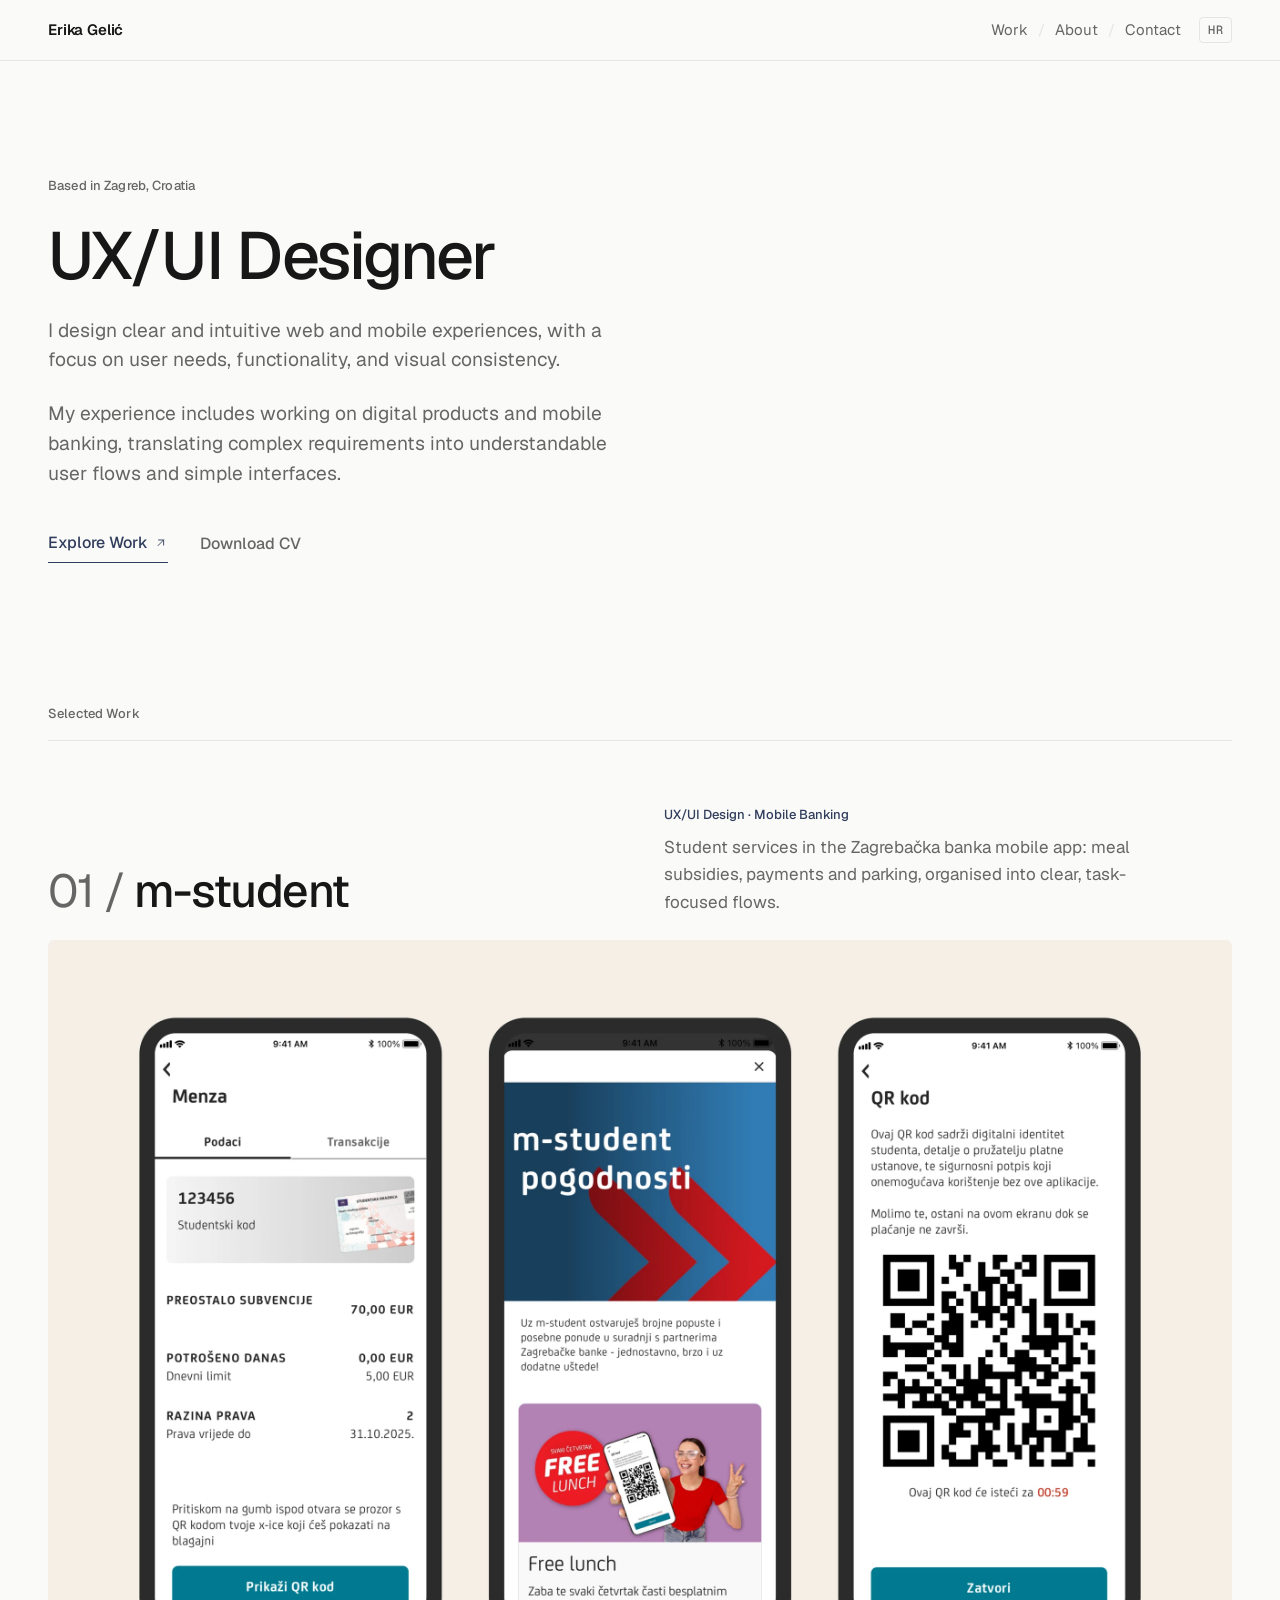
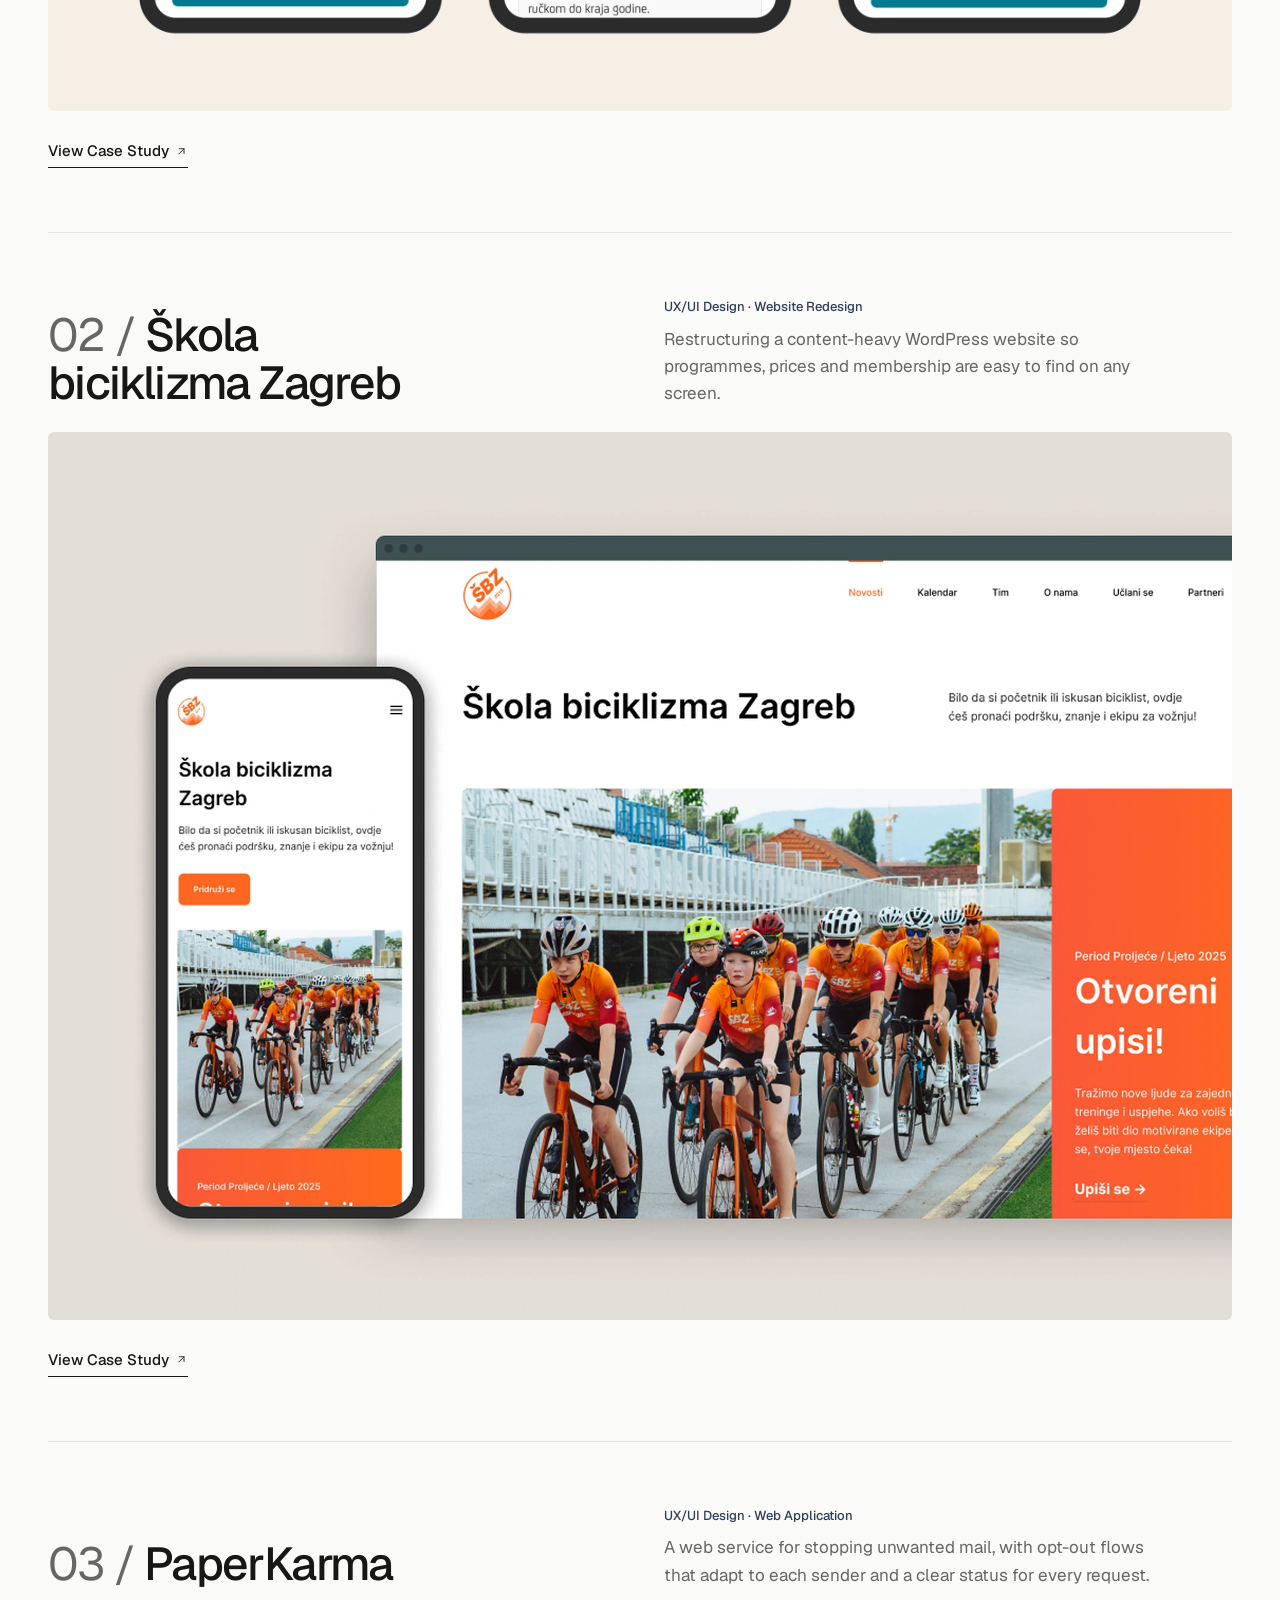
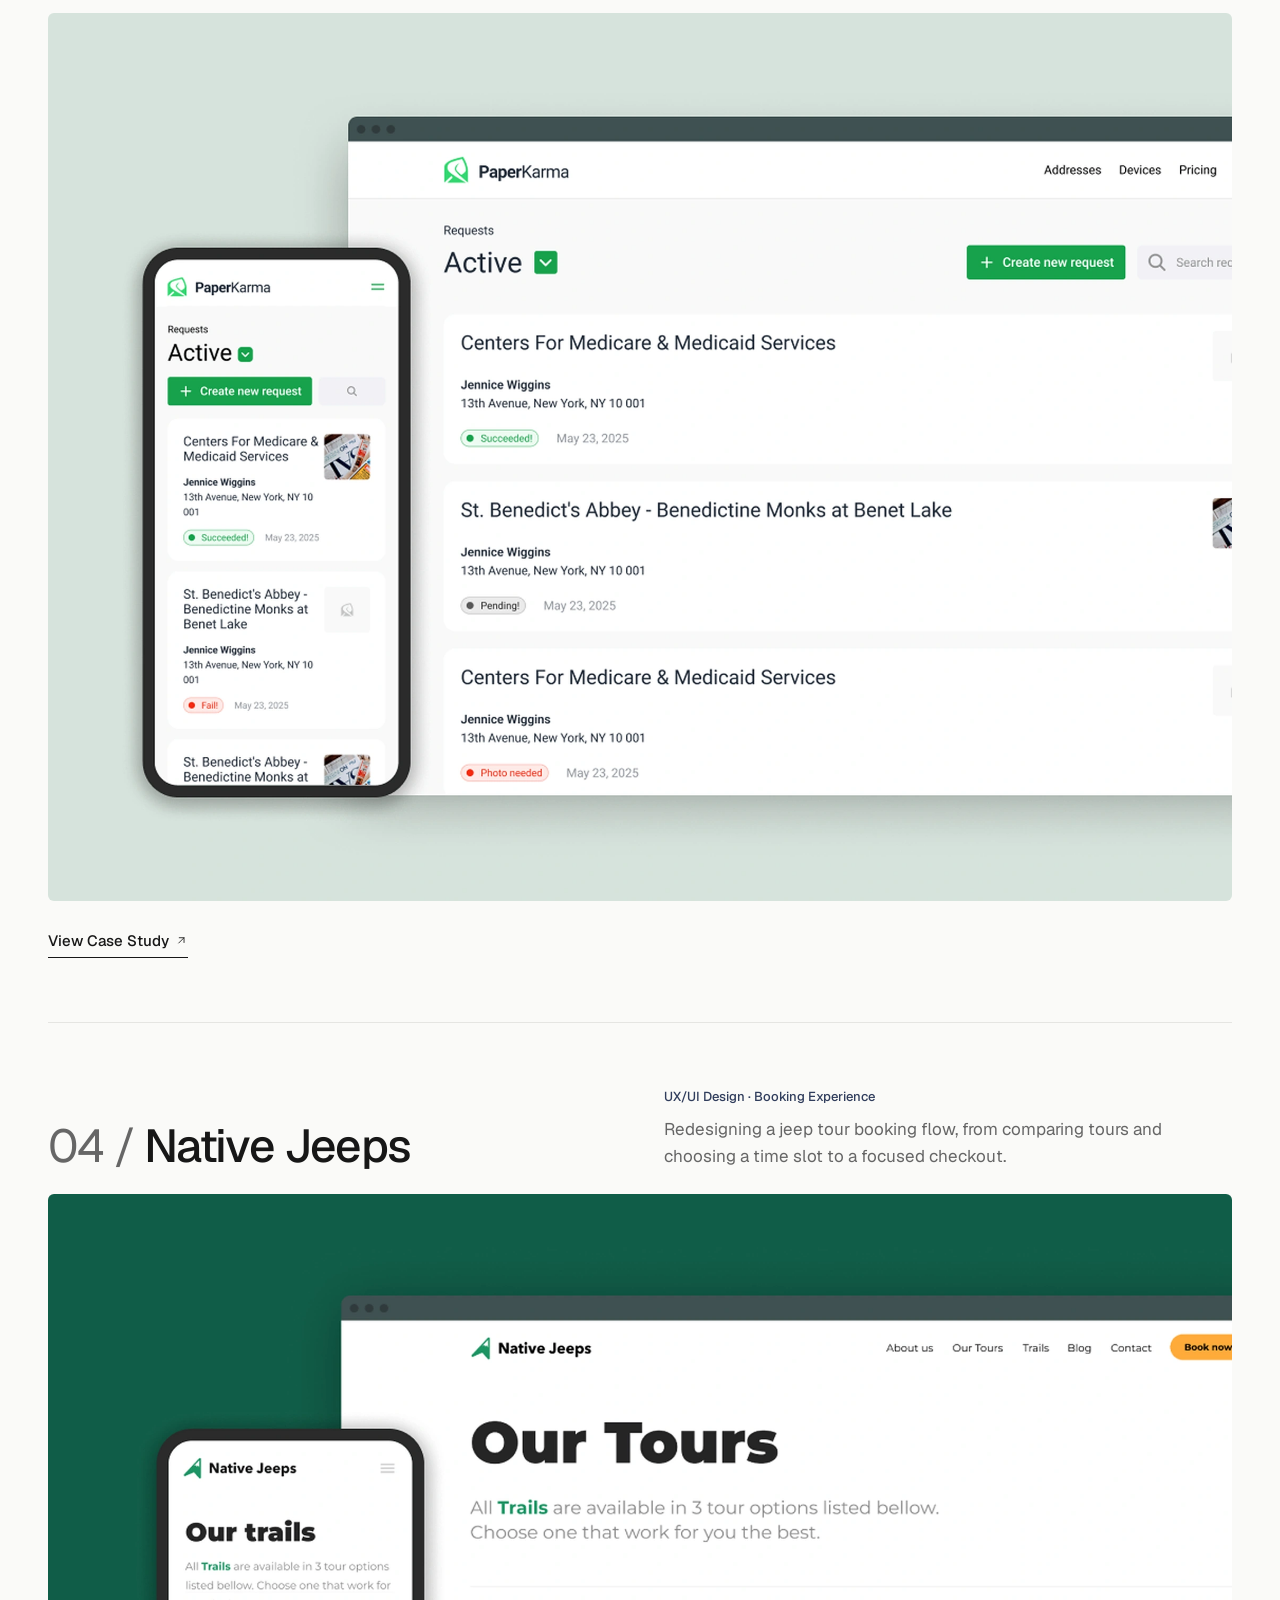
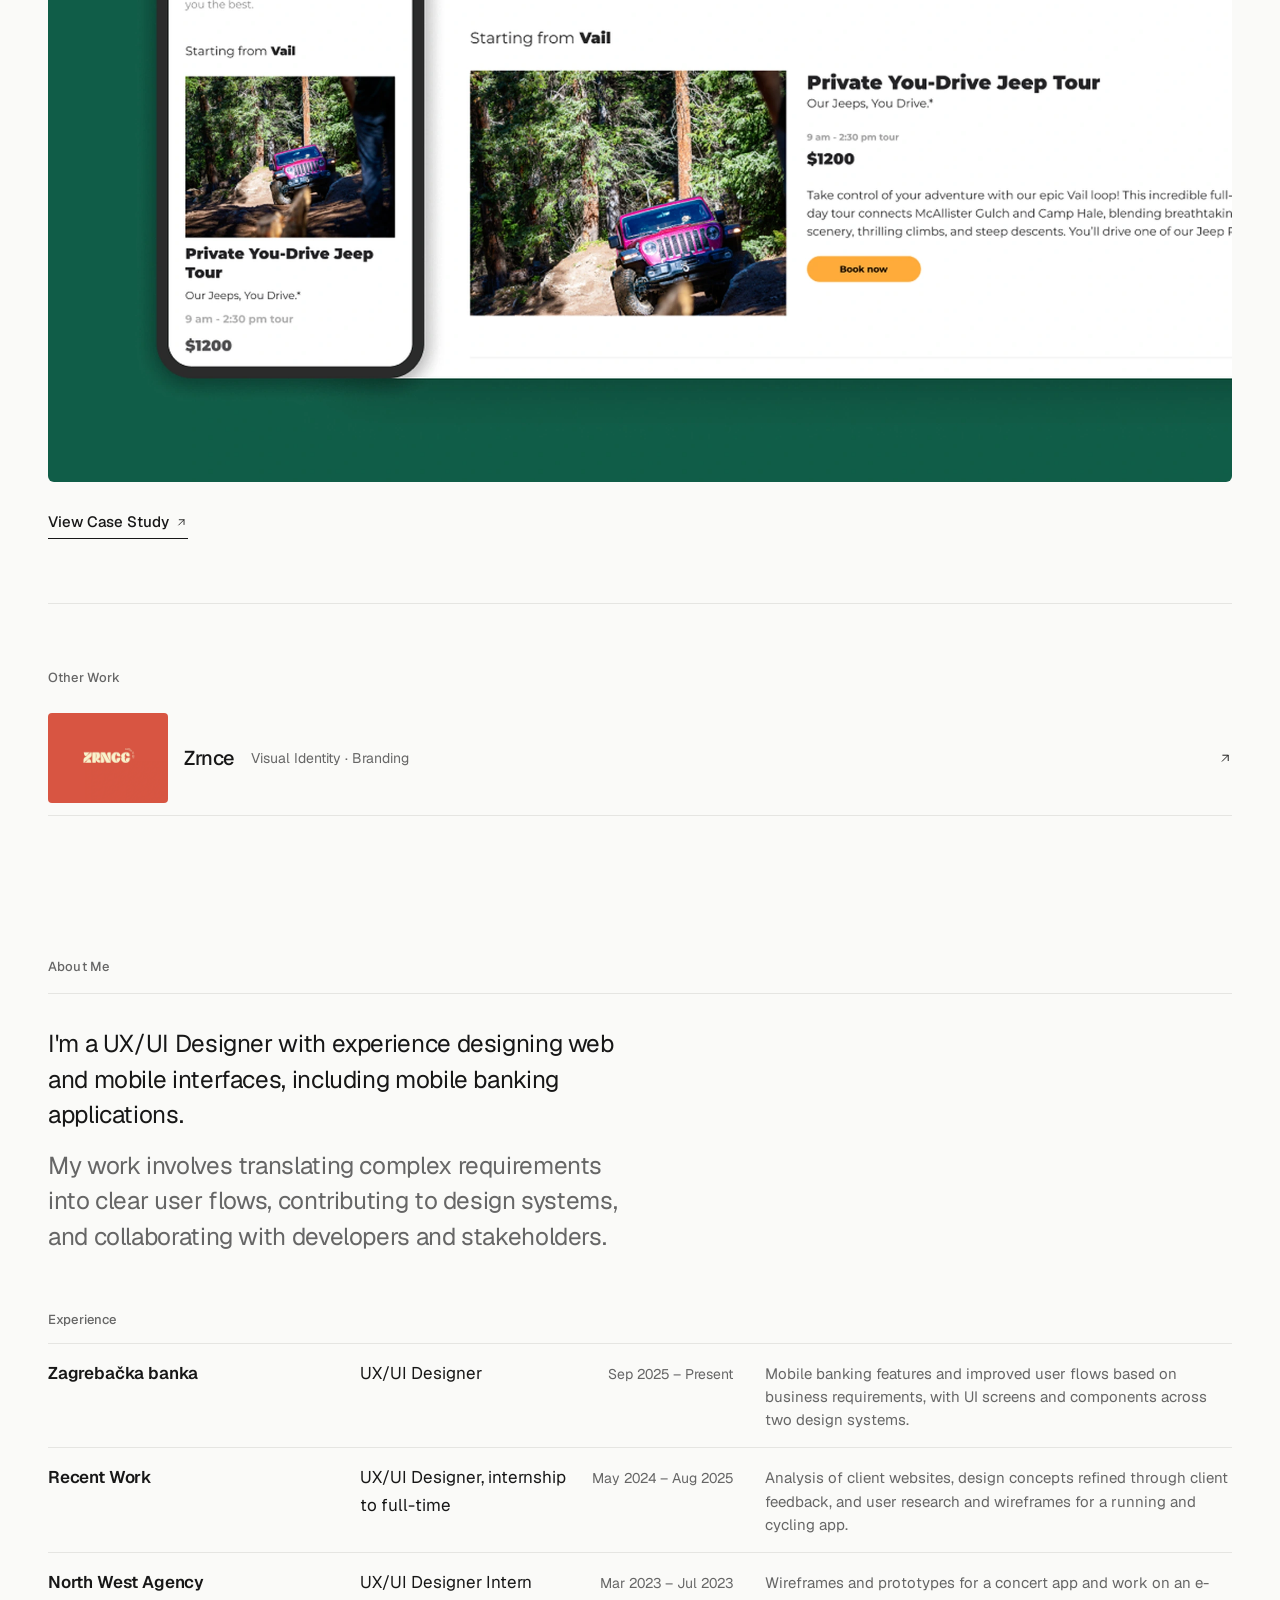
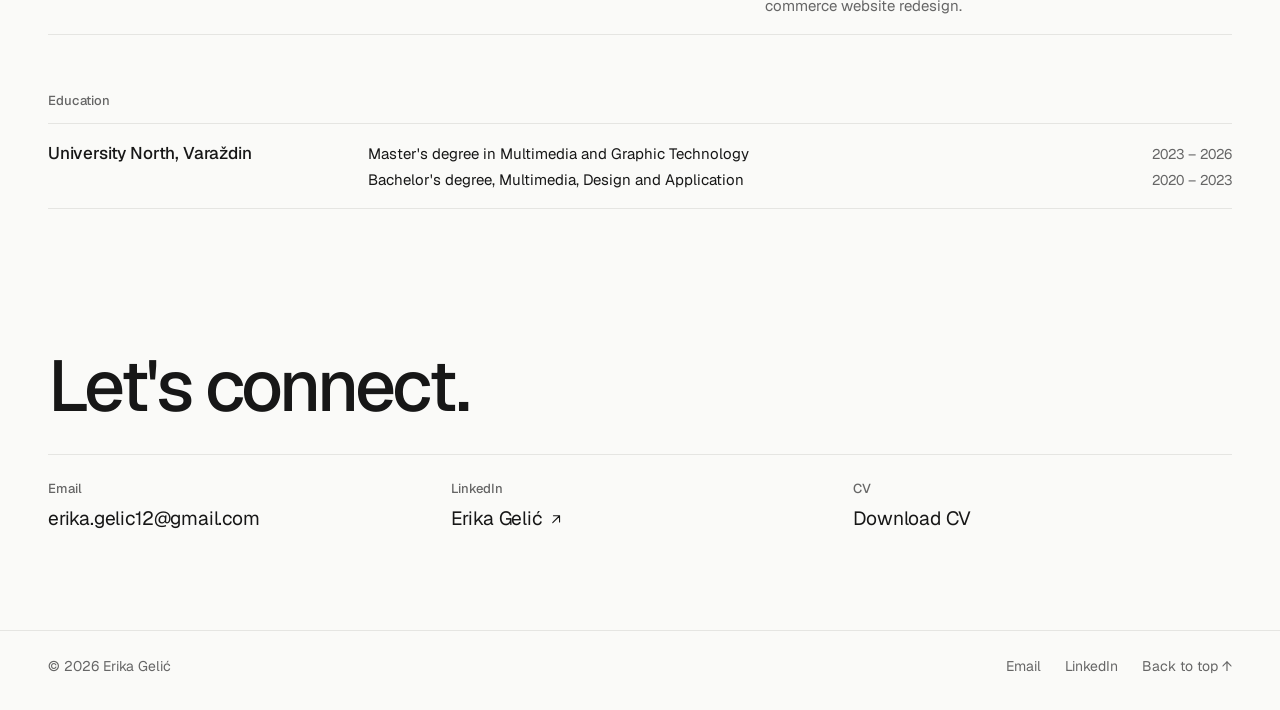
<file: index.html>
<title>Erika Gelić · UX/UI Designer</title>
<meta name="description" content="Erika Gelić is a UX/UI Designer in Zagreb designing clear and intuitive web and mobile experiences, including mobile banking.">
<meta name="author" content="Erika Gelić">
<meta name="theme-color" content="#fafaf8">
<meta property="og:type" content="website">
<meta property="og:locale" content="en_US">
<meta property="og:title" content="Erika Gelić · UX/UI Designer">
<meta property="og:description" content="Erika Gelić is a UX/UI Designer in Zagreb designing clear and intuitive web and mobile experiences, including mobile banking.">
<meta property="og:image" content="assets/images/m-student/cover.webp">
<meta name="twitter:card" content="summary_large_image">
<link rel="icon" type="image/svg+xml" href="assets/favicon.svg">
<link rel="alternate" hreflang="hr" href="hr/index.html">
<link rel="preload" href="assets/fonts/geist-latin-wght-normal.woff2" as="font" type="font/woff2" crossorigin>
<link rel="stylesheet" href="assets/styles.css">
<body id="top">
<a class="skip" href="#main">Skip to content</a>
<header class="top">
  <div class="wrap top-in">
    <a class="brand" href="index.html">Erika Gelić</a>
    <nav class="menu" aria-label="Main">
      <a href="index.html#work">Work</a><span class="sep" aria-hidden="true">/</span><a href="index.html#about">About</a><span class="sep" aria-hidden="true">/</span><a href="index.html#contact">Contact</a>
      <a class="lang" href="hr/index.html" hreflang="hr" lang="hr" aria-label="Hrvatski">HR</a>
    </nav>
  </div>
</header>

<main id="main">
  <section class="wrap hero" aria-labelledby="hero-title">
    <p class="label">Based in Zagreb, Croatia</p>
    <h1 id="hero-title">UX/UI Designer</h1>
    <p class="hero-sub">I design clear and intuitive web and mobile experiences, with a focus on user needs, functionality, and visual consistency.</p><p class="hero-sub">My experience includes working on digital products and mobile banking, translating complex requirements into understandable user flows and simple interfaces.</p>
    <p class="hero-links"><a class="primary" href="#work">Explore Work<svg class="ico" viewBox="0 0 24 24" fill="none" stroke="currentColor" stroke-width="1.6" stroke-linecap="round" stroke-linejoin="round" aria-hidden="true" focusable="false"><path d="M7 17L17 7M8 7h9v9"/></svg></a><a class="secondary" href="assets/cv/Erika-Gelic-CV.pdf" download="Erika-Gelic-CV.pdf">Download CV</a></p>
  </section>

  <section class="wrap work" id="work" aria-labelledby="work-title">
    <h2 id="work-title" class="label label--rule">Selected Work</h2>
    <article class="pv" id="p-m-student" aria-labelledby="t-m-student">
      <div class="pv-head">
        <h3 id="t-m-student" class="pv-title"><a href="case-study/m-student.html"><span class="pv-n">01 /</span> m-student</a></h3>
        <div class="pv-meta">
          <p class="pv-cat">UX/UI Design · Mobile Banking</p>
          <p class="pv-desc">Student services in the Zagrebačka banka mobile app: meal subsidies, payments and parking, organised into clear, task-focused flows.</p>
        </div>
      </div>
      <a class="pv-img" href="case-study/m-student.html" tabindex="-1" aria-hidden="true"><img src="assets/images/m-student/cover.webp" alt="" width="2600" height="1694" fetchpriority="high" onerror="this.replaceWith(Object.assign(document.createElement('div'),{className:'fallback',textContent:'image unavailable'}))"></a>
      <a class="pv-link" href="case-study/m-student.html" aria-describedby="t-m-student">View Case Study<svg class="ico" viewBox="0 0 24 24" fill="none" stroke="currentColor" stroke-width="1.6" stroke-linecap="round" stroke-linejoin="round" aria-hidden="true" focusable="false"><path d="M7 17L17 7M8 7h9v9"/></svg></a>
    </article>
    <article class="pv" id="p-cycling-school" aria-labelledby="t-cycling-school">
      <div class="pv-head">
        <h3 id="t-cycling-school" class="pv-title"><a href="case-study/cycling-school.html"><span class="pv-n">02 /</span> Škola biciklizma Zagreb</a></h3>
        <div class="pv-meta">
          <p class="pv-cat">UX/UI Design · Website Redesign</p>
          <p class="pv-desc">Restructuring a content-heavy WordPress website so programmes, prices and membership are easy to find on any screen.</p>
        </div>
      </div>
      <a class="pv-img" href="case-study/cycling-school.html" tabindex="-1" aria-hidden="true"><img src="assets/images/cycling-school/cover.webp" alt="" width="2240" height="1680" loading="lazy" decoding="async" onerror="this.replaceWith(Object.assign(document.createElement('div'),{className:'fallback',textContent:'image unavailable'}))"></a>
      <a class="pv-link" href="case-study/cycling-school.html" aria-describedby="t-cycling-school">View Case Study<svg class="ico" viewBox="0 0 24 24" fill="none" stroke="currentColor" stroke-width="1.6" stroke-linecap="round" stroke-linejoin="round" aria-hidden="true" focusable="false"><path d="M7 17L17 7M8 7h9v9"/></svg></a>
    </article>
    <article class="pv" id="p-paperkarma" aria-labelledby="t-paperkarma">
      <div class="pv-head">
        <h3 id="t-paperkarma" class="pv-title"><a href="case-study/paperkarma.html"><span class="pv-n">03 /</span> PaperKarma</a></h3>
        <div class="pv-meta">
          <p class="pv-cat">UX/UI Design · Web Application</p>
          <p class="pv-desc">A web service for stopping unwanted mail, with opt-out flows that adapt to each sender and a clear status for every request.</p>
        </div>
      </div>
      <a class="pv-img" href="case-study/paperkarma.html" tabindex="-1" aria-hidden="true"><img src="assets/images/paperkarma/cover.webp" alt="" width="2240" height="1680" loading="lazy" decoding="async" onerror="this.replaceWith(Object.assign(document.createElement('div'),{className:'fallback',textContent:'image unavailable'}))"></a>
      <a class="pv-link" href="case-study/paperkarma.html" aria-describedby="t-paperkarma">View Case Study<svg class="ico" viewBox="0 0 24 24" fill="none" stroke="currentColor" stroke-width="1.6" stroke-linecap="round" stroke-linejoin="round" aria-hidden="true" focusable="false"><path d="M7 17L17 7M8 7h9v9"/></svg></a>
    </article>
    <article class="pv" id="p-native-jeeps" aria-labelledby="t-native-jeeps">
      <div class="pv-head">
        <h3 id="t-native-jeeps" class="pv-title"><a href="case-study/native-jeeps.html"><span class="pv-n">04 /</span> Native Jeeps</a></h3>
        <div class="pv-meta">
          <p class="pv-cat">UX/UI Design · Booking Experience</p>
          <p class="pv-desc">Redesigning a jeep tour booking flow, from comparing tours and choosing a time slot to a focused checkout.</p>
        </div>
      </div>
      <a class="pv-img" href="case-study/native-jeeps.html" tabindex="-1" aria-hidden="true"><img src="assets/images/native-jeeps/cover.webp" alt="" width="2240" height="1680" loading="lazy" decoding="async" onerror="this.replaceWith(Object.assign(document.createElement('div'),{className:'fallback',textContent:'image unavailable'}))"></a>
      <a class="pv-link" href="case-study/native-jeeps.html" aria-describedby="t-native-jeeps">View Case Study<svg class="ico" viewBox="0 0 24 24" fill="none" stroke="currentColor" stroke-width="1.6" stroke-linecap="round" stroke-linejoin="round" aria-hidden="true" focusable="false"><path d="M7 17L17 7M8 7h9v9"/></svg></a>
    </article>
    <div class="other">
      <h3 id="other-title" class="label">Other Work</h3>
      <ul><li><a href="case-study/zrnce.html"><span class="ow-img"><img src="assets/images/zrnce/cover.webp" alt="" width="2240" height="1680" loading="lazy" decoding="async" onerror="this.replaceWith(Object.assign(document.createElement('div'),{className:'fallback',textContent:'image unavailable'}))"></span><span class="ow-title">Zrnce</span><span class="ow-cat">Visual Identity · Branding</span><svg class="ico" viewBox="0 0 24 24" fill="none" stroke="currentColor" stroke-width="1.6" stroke-linecap="round" stroke-linejoin="round" aria-hidden="true" focusable="false"><path d="M7 17L17 7M8 7h9v9"/></svg></a></li></ul>
    </div>
  </section>

  <section class="wrap about" id="about" aria-labelledby="about-title">
    <h2 id="about-title" class="label label--rule">About Me</h2>
    <div class="about-text"><p>I&#x27;m a UX/UI Designer with experience designing web and mobile interfaces, including mobile banking applications.</p><p>My work involves translating complex requirements into clear user flows, contributing to design systems, and collaborating with developers and stakeholders.</p></div>
    <div class="sub">
      <h3 class="label">Experience</h3>
      <ol class="xs">
        <li class="x"><h4 class="x-co">Zagrebačka banka</h4><div class="x-roles"><span class="x-role">UX/UI Designer</span><span class="x-date">Sep 2025 – Present</span></div><p class="x-desc">Mobile banking features and improved user flows based on business requirements, with UI screens and components across two design systems.</p></li>
        <li class="x"><h4 class="x-co">Recent Work</h4><div class="x-roles"><span class="x-role">UX/UI Designer, internship to full-time</span><span class="x-date">May 2024 – Aug 2025</span></div><p class="x-desc">Analysis of client websites, design concepts refined through client feedback, and user research and wireframes for a running and cycling app.</p></li>
        <li class="x"><h4 class="x-co">North West Agency</h4><div class="x-roles"><span class="x-role">UX/UI Designer Intern</span><span class="x-date">Mar 2023 – Jul 2023</span></div><p class="x-desc">Wireframes and prototypes for a concert app and work on an e-commerce website redesign.</p></li>
      </ol>
    </div>
    <div class="sub">
      <h3 class="label">Education</h3>
      <div class="x x--edu"><h4 class="x-co">University North, Varaždin</h4><div class="x-roles"><span class="x-role">Master&#x27;s degree in Multimedia and Graphic Technology</span><span class="x-date">2023 – 2026</span><span class="x-role">Bachelor&#x27;s degree, Multimedia, Design and Application</span><span class="x-date">2020 – 2023</span></div></div>
    </div>
  </section>

  <section class="wrap contact" id="contact" aria-labelledby="contact-title">
    <h2 id="contact-title">Let's connect.</h2>
    <ul class="contact-links">
      <li><a href="mailto:erika.gelic12@gmail.com"><span class="c-k">Email</span><span class="c-v">erika.gelic12@gmail.com</span></a></li>
      <li><a href="https://www.linkedin.com/in/erika-geli%C4%87-491b18253/" target="_blank" rel="noopener"><span class="c-k">LinkedIn</span><span class="c-v">Erika Gelić <svg class="ico" viewBox="0 0 24 24" fill="none" stroke="currentColor" stroke-width="1.6" stroke-linecap="round" stroke-linejoin="round" aria-hidden="true" focusable="false"><path d="M7 17L17 7M8 7h9v9"/></svg></span><span class="sr">(opens in a new tab)</span></a></li>
      <li><a href="assets/cv/Erika-Gelic-CV.pdf" download="Erika-Gelic-CV.pdf"><span class="c-k">CV</span><span class="c-v">Download CV</span></a></li>
    </ul>
  </section>
</main>

<footer class="foot">
  <div class="wrap foot-in">
    <span>© 2026 Erika Gelić</span>
    <span class="foot-links"><a href="mailto:erika.gelic12@gmail.com">Email</a><a href="https://www.linkedin.com/in/erika-geli%C4%87-491b18253/" target="_blank" rel="noopener">LinkedIn<span class="sr">(opens in a new tab)</span></a><a href="#top">Back to top ↑</a></span>
  </div>
</footer>
<script src="assets/main.js"></script>
</body>
</file>
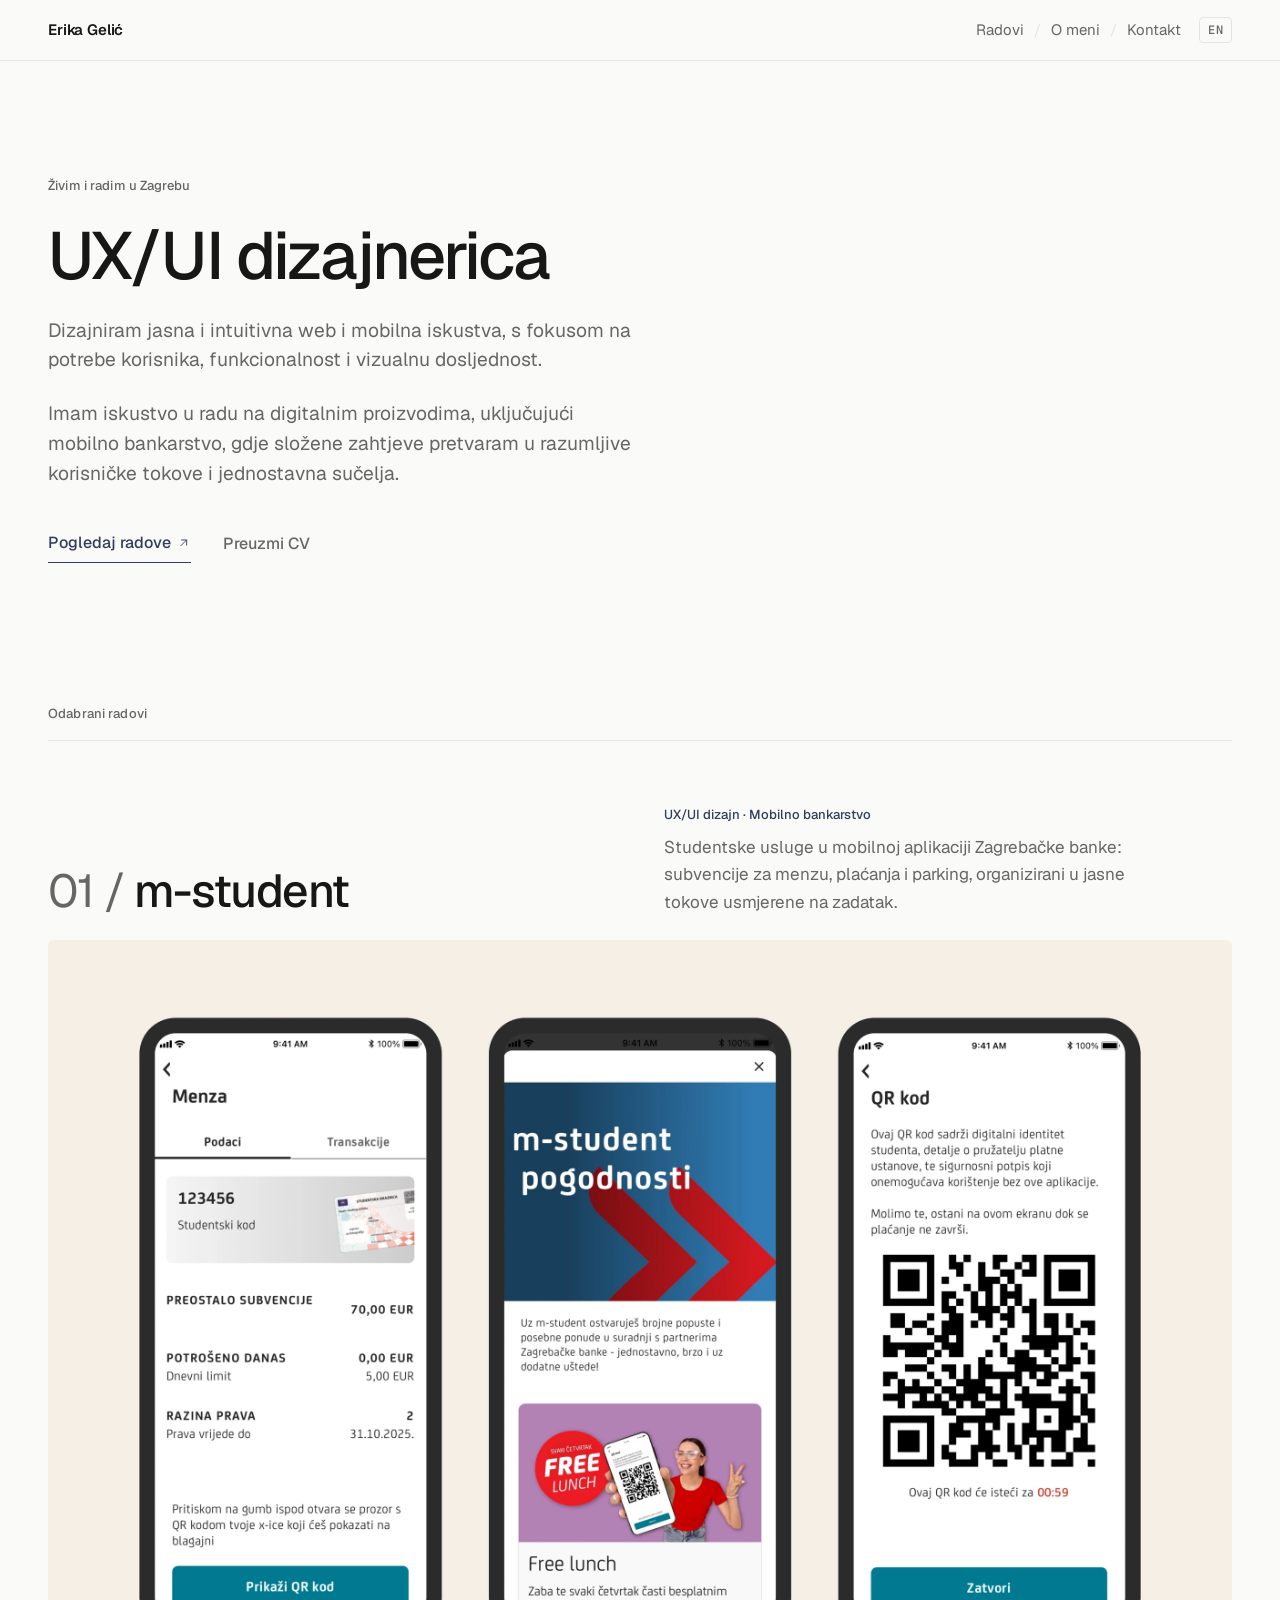
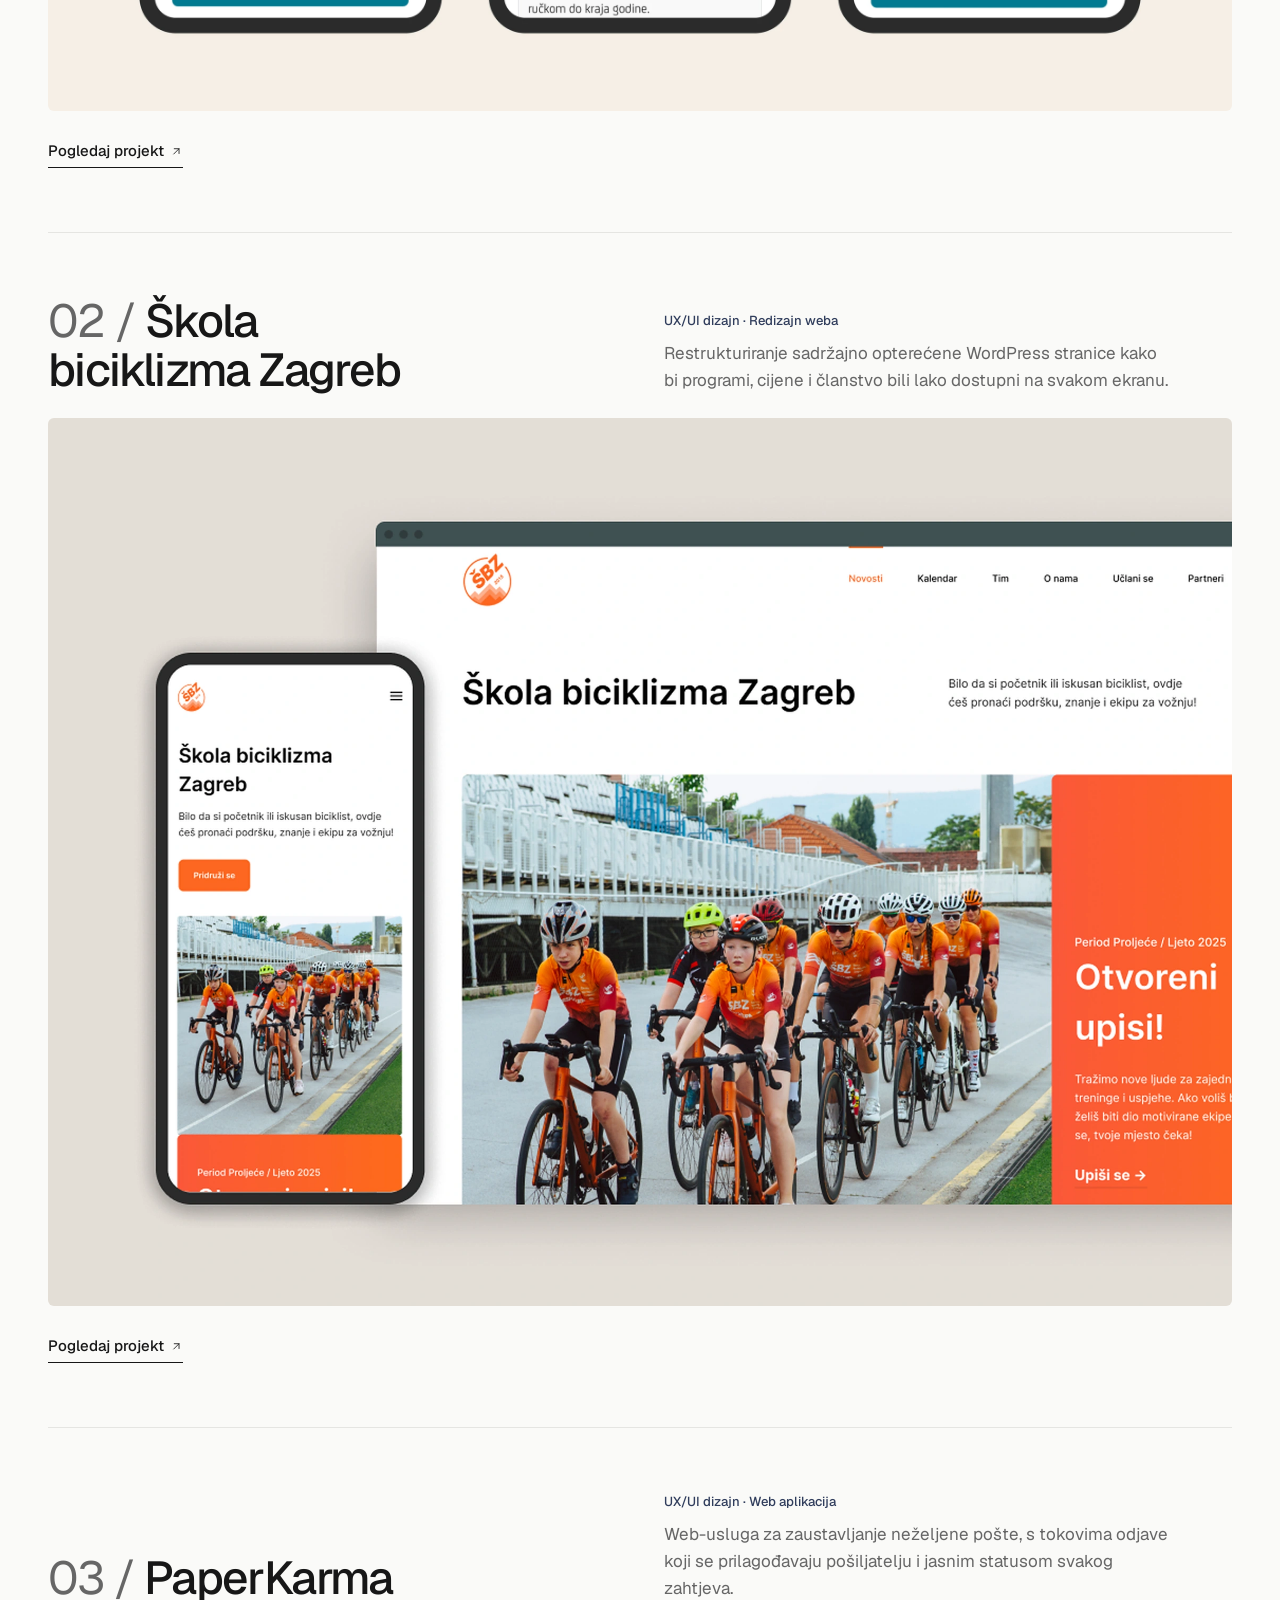
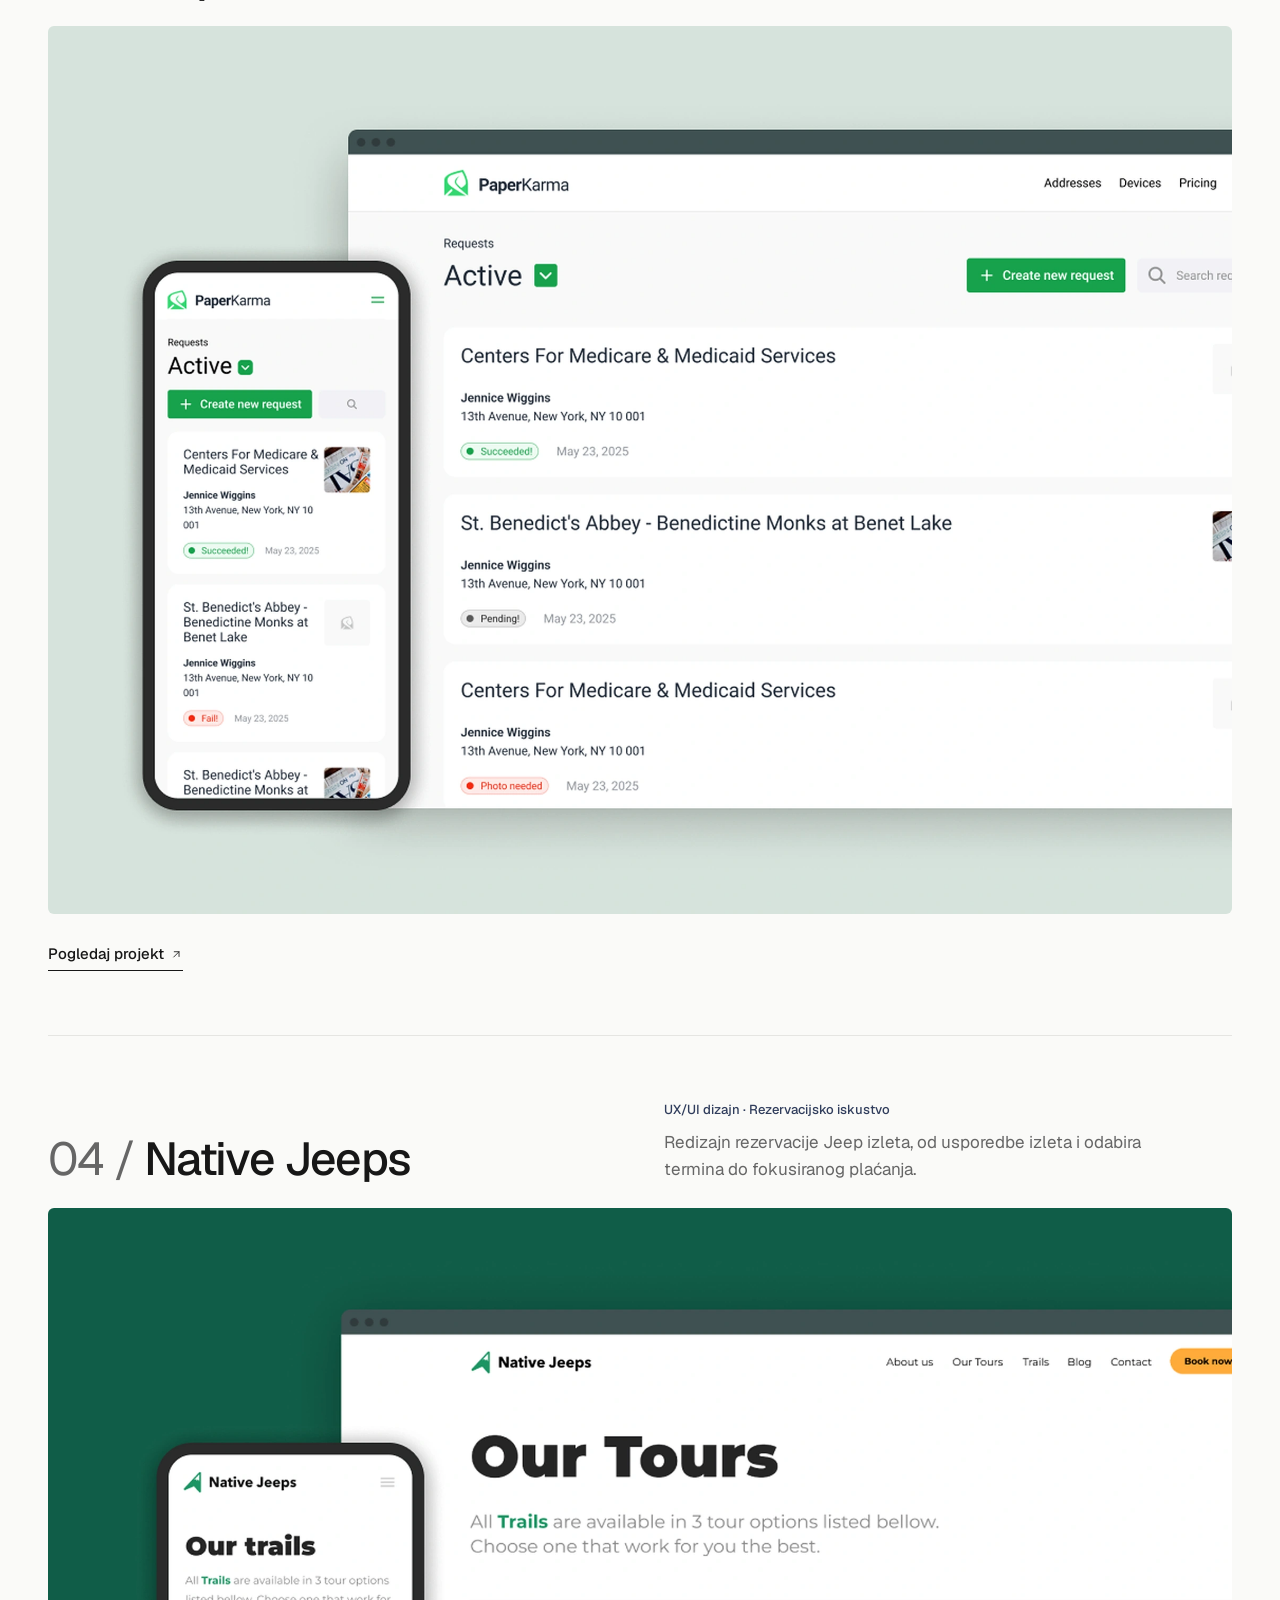
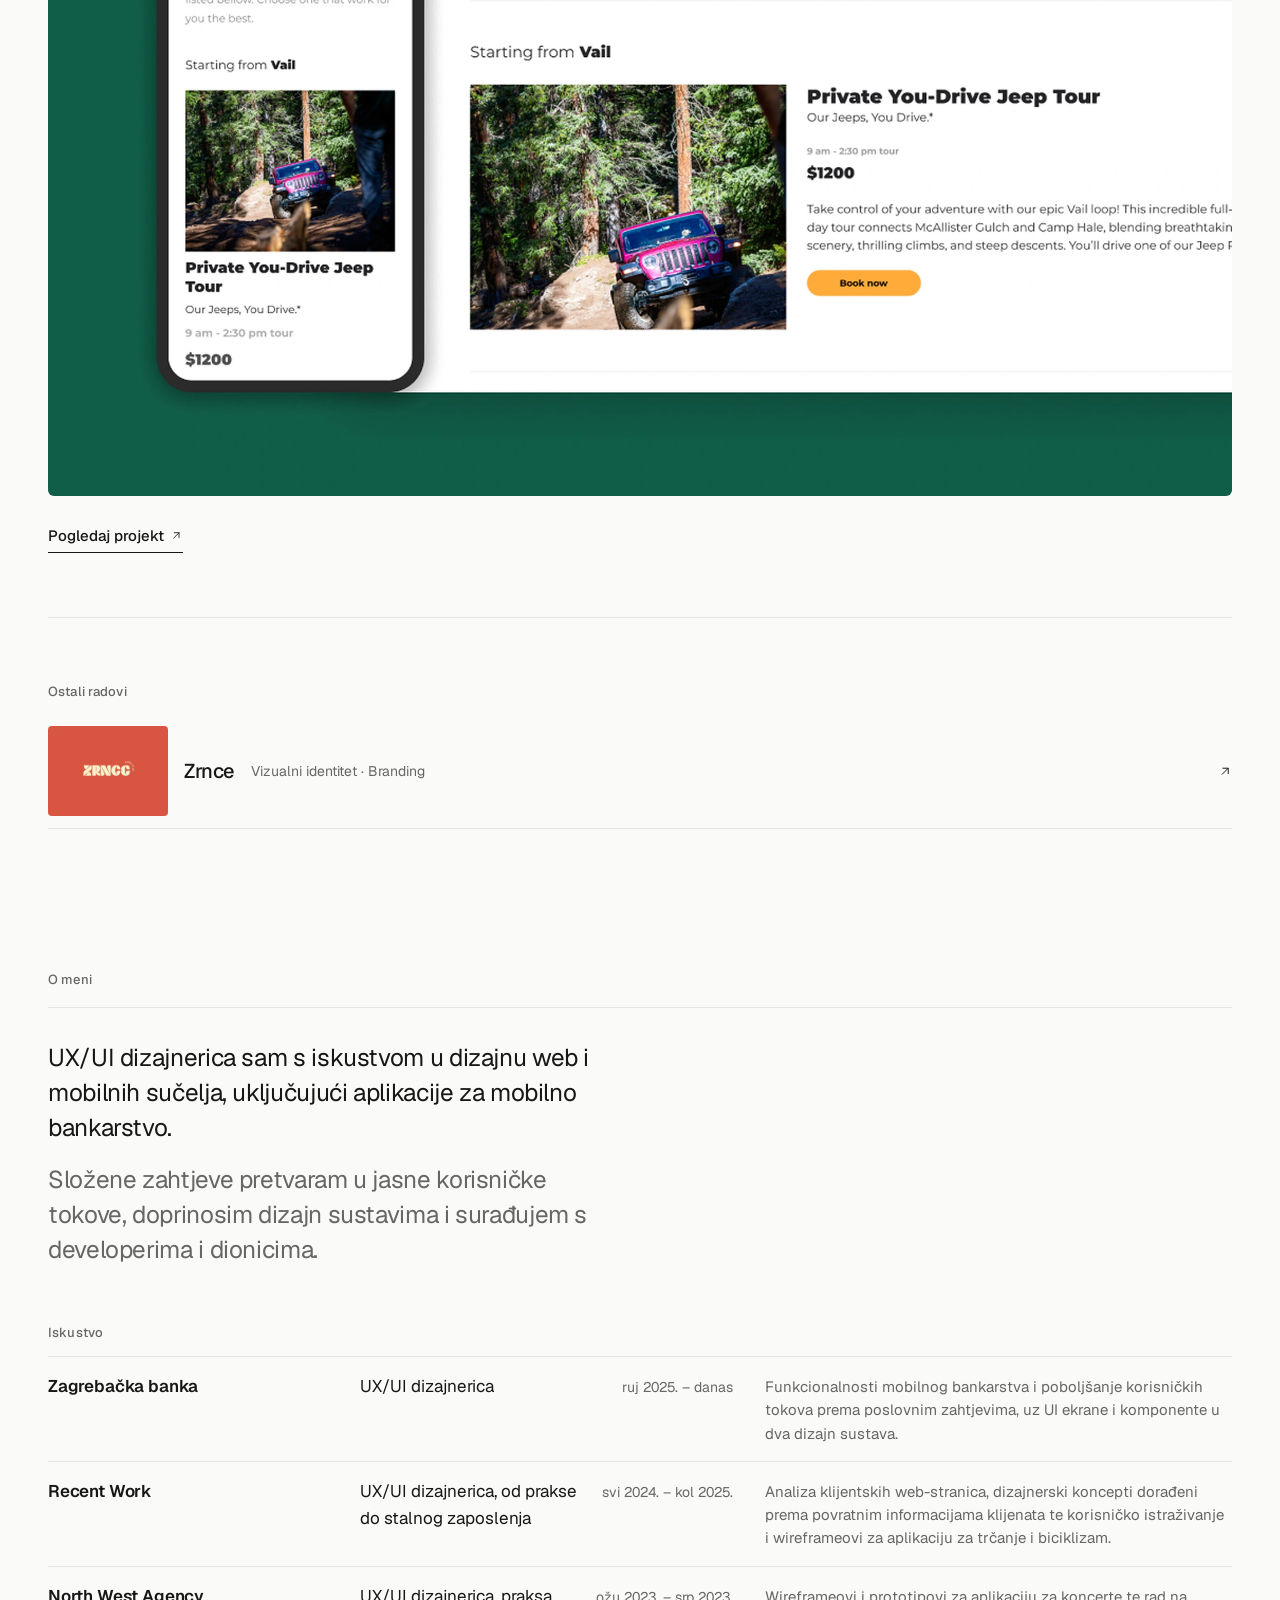
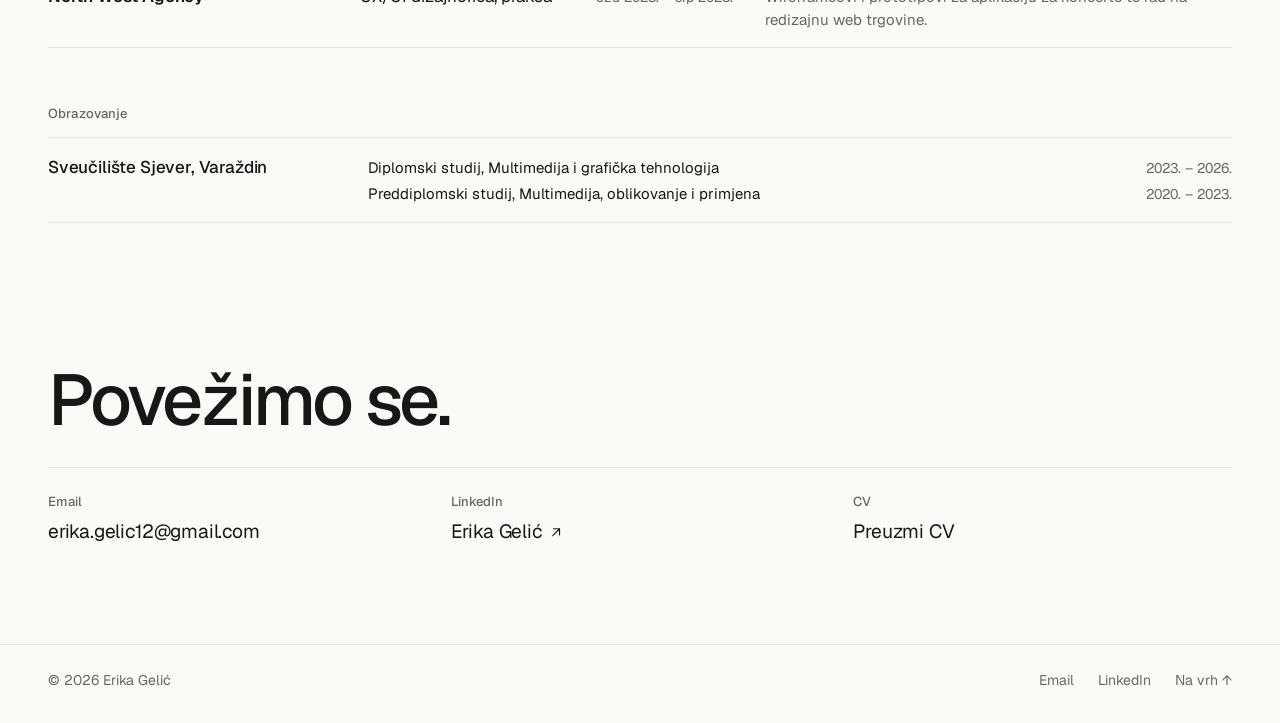
<file: hr/index.html>
<!doctype html>
<html lang="hr">
<head>
<meta charset="utf-8">
<meta name="viewport" content="width=device-width, initial-scale=1, viewport-fit=cover">
<title>Erika Gelić · UX/UI dizajnerica</title>
<meta name="description" content="Erika Gelić je UX/UI dizajnerica iz Zagreba koja dizajnira jasna i intuitivna web i mobilna iskustva, uključujući mobilno bankarstvo.">
<meta name="author" content="Erika Gelić">
<meta name="theme-color" content="#fafaf8">
<meta property="og:type" content="website">
<meta property="og:locale" content="hr_HR">
<meta property="og:title" content="Erika Gelić · UX/UI dizajnerica">
<meta property="og:description" content="Erika Gelić je UX/UI dizajnerica iz Zagreba koja dizajnira jasna i intuitivna web i mobilna iskustva, uključujući mobilno bankarstvo.">
<meta property="og:image" content="../assets/images/m-student/cover.webp">
<meta name="twitter:card" content="summary_large_image">
<link rel="icon" type="image/svg+xml" href="../assets/favicon.svg">
<link rel="alternate" hreflang="en" href="../index.html">
<link rel="preload" href="../assets/fonts/geist-latin-wght-normal.woff2" as="font" type="font/woff2" crossorigin>
<link rel="stylesheet" href="../assets/styles.css">
</head>
<body id="top">
<a class="skip" href="#main">Preskoči na sadržaj</a>
<header class="top">
  <div class="wrap top-in">
    <a class="brand" href="index.html">Erika Gelić</a>
    <nav class="menu" aria-label="Glavna navigacija">
      <a href="index.html#work">Radovi</a><span class="sep" aria-hidden="true">/</span><a href="index.html#about">O meni</a><span class="sep" aria-hidden="true">/</span><a href="index.html#contact">Kontakt</a>
      <a class="lang" href="../index.html" hreflang="en" lang="en" aria-label="English">EN</a>
    </nav>
  </div>
</header>

<main id="main">
  <section class="wrap hero" aria-labelledby="hero-title">
    <p class="label">Živim i radim u Zagrebu</p>
    <h1 id="hero-title">UX/UI dizajnerica</h1>
    <p class="hero-sub">Dizajniram jasna i intuitivna web i mobilna iskustva, s fokusom na potrebe korisnika, funkcionalnost i vizualnu dosljednost.</p><p class="hero-sub">Imam iskustvo u radu na digitalnim proizvodima, uključujući mobilno bankarstvo, gdje složene zahtjeve pretvaram u razumljive korisničke tokove i jednostavna sučelja.</p>
    <p class="hero-links"><a class="primary" href="#work">Pogledaj radove<svg class="ico" viewBox="0 0 24 24" fill="none" stroke="currentColor" stroke-width="1.6" stroke-linecap="round" stroke-linejoin="round" aria-hidden="true" focusable="false"><path d="M7 17L17 7M8 7h9v9"/></svg></a><a class="secondary" href="../assets/cv/Erika-Gelic-CV.pdf" download="Erika-Gelic-CV.pdf">Preuzmi CV</a></p>
  </section>

  <section class="wrap work" id="work" aria-labelledby="work-title">
    <h2 id="work-title" class="label label--rule">Odabrani radovi</h2>
    <article class="pv" id="p-m-student" aria-labelledby="t-m-student">
      <div class="pv-head">
        <h3 id="t-m-student" class="pv-title"><a href="case-study/m-student.html"><span class="pv-n">01 /</span> m-student</a></h3>
        <div class="pv-meta">
          <p class="pv-cat">UX/UI dizajn · Mobilno bankarstvo</p>
          <p class="pv-desc">Studentske usluge u mobilnoj aplikaciji Zagrebačke banke: subvencije za menzu, plaćanja i parking, organizirani u jasne tokove usmjerene na zadatak.</p>
        </div>
      </div>
      <a class="pv-img" href="case-study/m-student.html" tabindex="-1" aria-hidden="true"><img src="../assets/images/m-student/cover.webp" alt="" width="2600" height="1694" fetchpriority="high" onerror="this.replaceWith(Object.assign(document.createElement('div'),{className:'fallback',textContent:'image unavailable'}))"></a>
      <a class="pv-link" href="case-study/m-student.html" aria-describedby="t-m-student">Pogledaj projekt<svg class="ico" viewBox="0 0 24 24" fill="none" stroke="currentColor" stroke-width="1.6" stroke-linecap="round" stroke-linejoin="round" aria-hidden="true" focusable="false"><path d="M7 17L17 7M8 7h9v9"/></svg></a>
    </article>
    <article class="pv" id="p-cycling-school" aria-labelledby="t-cycling-school">
      <div class="pv-head">
        <h3 id="t-cycling-school" class="pv-title"><a href="case-study/cycling-school.html"><span class="pv-n">02 /</span> Škola biciklizma Zagreb</a></h3>
        <div class="pv-meta">
          <p class="pv-cat">UX/UI dizajn · Redizajn weba</p>
          <p class="pv-desc">Restrukturiranje sadržajno opterećene WordPress stranice kako bi programi, cijene i članstvo bili lako dostupni na svakom ekranu.</p>
        </div>
      </div>
      <a class="pv-img" href="case-study/cycling-school.html" tabindex="-1" aria-hidden="true"><img src="../assets/images/cycling-school/cover.webp" alt="" width="2240" height="1680" loading="lazy" decoding="async" onerror="this.replaceWith(Object.assign(document.createElement('div'),{className:'fallback',textContent:'image unavailable'}))"></a>
      <a class="pv-link" href="case-study/cycling-school.html" aria-describedby="t-cycling-school">Pogledaj projekt<svg class="ico" viewBox="0 0 24 24" fill="none" stroke="currentColor" stroke-width="1.6" stroke-linecap="round" stroke-linejoin="round" aria-hidden="true" focusable="false"><path d="M7 17L17 7M8 7h9v9"/></svg></a>
    </article>
    <article class="pv" id="p-paperkarma" aria-labelledby="t-paperkarma">
      <div class="pv-head">
        <h3 id="t-paperkarma" class="pv-title"><a href="case-study/paperkarma.html"><span class="pv-n">03 /</span> PaperKarma</a></h3>
        <div class="pv-meta">
          <p class="pv-cat">UX/UI dizajn · Web aplikacija</p>
          <p class="pv-desc">Web-usluga za zaustavljanje neželjene pošte, s tokovima odjave koji se prilagođavaju pošiljatelju i jasnim statusom svakog zahtjeva.</p>
        </div>
      </div>
      <a class="pv-img" href="case-study/paperkarma.html" tabindex="-1" aria-hidden="true"><img src="../assets/images/paperkarma/cover.webp" alt="" width="2240" height="1680" loading="lazy" decoding="async" onerror="this.replaceWith(Object.assign(document.createElement('div'),{className:'fallback',textContent:'image unavailable'}))"></a>
      <a class="pv-link" href="case-study/paperkarma.html" aria-describedby="t-paperkarma">Pogledaj projekt<svg class="ico" viewBox="0 0 24 24" fill="none" stroke="currentColor" stroke-width="1.6" stroke-linecap="round" stroke-linejoin="round" aria-hidden="true" focusable="false"><path d="M7 17L17 7M8 7h9v9"/></svg></a>
    </article>
    <article class="pv" id="p-native-jeeps" aria-labelledby="t-native-jeeps">
      <div class="pv-head">
        <h3 id="t-native-jeeps" class="pv-title"><a href="case-study/native-jeeps.html"><span class="pv-n">04 /</span> Native Jeeps</a></h3>
        <div class="pv-meta">
          <p class="pv-cat">UX/UI dizajn · Rezervacijsko iskustvo</p>
          <p class="pv-desc">Redizajn rezervacije Jeep izleta, od usporedbe izleta i odabira termina do fokusiranog plaćanja.</p>
        </div>
      </div>
      <a class="pv-img" href="case-study/native-jeeps.html" tabindex="-1" aria-hidden="true"><img src="../assets/images/native-jeeps/cover.webp" alt="" width="2240" height="1680" loading="lazy" decoding="async" onerror="this.replaceWith(Object.assign(document.createElement('div'),{className:'fallback',textContent:'image unavailable'}))"></a>
      <a class="pv-link" href="case-study/native-jeeps.html" aria-describedby="t-native-jeeps">Pogledaj projekt<svg class="ico" viewBox="0 0 24 24" fill="none" stroke="currentColor" stroke-width="1.6" stroke-linecap="round" stroke-linejoin="round" aria-hidden="true" focusable="false"><path d="M7 17L17 7M8 7h9v9"/></svg></a>
    </article>
    <div class="other">
      <h3 id="other-title" class="label">Ostali radovi</h3>
      <ul><li><a href="case-study/zrnce.html"><span class="ow-img"><img src="../assets/images/zrnce/cover.webp" alt="" width="2240" height="1680" loading="lazy" decoding="async" onerror="this.replaceWith(Object.assign(document.createElement('div'),{className:'fallback',textContent:'image unavailable'}))"></span><span class="ow-title">Zrnce</span><span class="ow-cat">Vizualni identitet · Branding</span><svg class="ico" viewBox="0 0 24 24" fill="none" stroke="currentColor" stroke-width="1.6" stroke-linecap="round" stroke-linejoin="round" aria-hidden="true" focusable="false"><path d="M7 17L17 7M8 7h9v9"/></svg></a></li></ul>
    </div>
  </section>

  <section class="wrap about" id="about" aria-labelledby="about-title">
    <h2 id="about-title" class="label label--rule">O meni</h2>
    <div class="about-text"><p>UX/UI dizajnerica sam s iskustvom u dizajnu web i mobilnih sučelja, uključujući aplikacije za mobilno bankarstvo.</p><p>Složene zahtjeve pretvaram u jasne korisničke tokove, doprinosim dizajn sustavima i surađujem s developerima i dionicima.</p></div>
    <div class="sub">
      <h3 class="label">Iskustvo</h3>
      <ol class="xs">
        <li class="x"><h4 class="x-co">Zagrebačka banka</h4><div class="x-roles"><span class="x-role">UX/UI dizajnerica</span><span class="x-date">ruj 2025. – danas</span></div><p class="x-desc">Funkcionalnosti mobilnog bankarstva i poboljšanje korisničkih tokova prema poslovnim zahtjevima, uz UI ekrane i komponente u dva dizajn sustava.</p></li>
        <li class="x"><h4 class="x-co">Recent Work</h4><div class="x-roles"><span class="x-role">UX/UI dizajnerica, od prakse do stalnog zaposlenja</span><span class="x-date">svi 2024. – kol 2025.</span></div><p class="x-desc">Analiza klijentskih web-stranica, dizajnerski koncepti dorađeni prema povratnim informacijama klijenata te korisničko istraživanje i wireframeovi za aplikaciju za trčanje i biciklizam.</p></li>
        <li class="x"><h4 class="x-co">North West Agency</h4><div class="x-roles"><span class="x-role">UX/UI dizajnerica, praksa</span><span class="x-date">ožu 2023. – srp 2023.</span></div><p class="x-desc">Wireframeovi i prototipovi za aplikaciju za koncerte te rad na redizajnu web trgovine.</p></li>
      </ol>
    </div>
    <div class="sub">
      <h3 class="label">Obrazovanje</h3>
      <div class="x x--edu"><h4 class="x-co">Sveučilište Sjever, Varaždin</h4><div class="x-roles"><span class="x-role">Diplomski studij, Multimedija i grafička tehnologija</span><span class="x-date">2023. – 2026.</span><span class="x-role">Preddiplomski studij, Multimedija, oblikovanje i primjena</span><span class="x-date">2020. – 2023.</span></div></div>
    </div>
  </section>

  <section class="wrap contact" id="contact" aria-labelledby="contact-title">
    <h2 id="contact-title">Povežimo se.</h2>
    <ul class="contact-links">
      <li><a href="mailto:erika.gelic12@gmail.com"><span class="c-k">Email</span><span class="c-v">erika.gelic12@gmail.com</span></a></li>
      <li><a href="https://www.linkedin.com/in/erika-geli%C4%87-491b18253/" target="_blank" rel="noopener"><span class="c-k">LinkedIn</span><span class="c-v">Erika Gelić <svg class="ico" viewBox="0 0 24 24" fill="none" stroke="currentColor" stroke-width="1.6" stroke-linecap="round" stroke-linejoin="round" aria-hidden="true" focusable="false"><path d="M7 17L17 7M8 7h9v9"/></svg></span><span class="sr">(otvara se u novoj kartici)</span></a></li>
      <li><a href="../assets/cv/Erika-Gelic-CV.pdf" download="Erika-Gelic-CV.pdf"><span class="c-k">CV</span><span class="c-v">Preuzmi CV</span></a></li>
    </ul>
  </section>
</main>

<footer class="foot">
  <div class="wrap foot-in">
    <span>© 2026 Erika Gelić</span>
    <span class="foot-links"><a href="mailto:erika.gelic12@gmail.com">Email</a><a href="https://www.linkedin.com/in/erika-geli%C4%87-491b18253/" target="_blank" rel="noopener">LinkedIn<span class="sr">(otvara se u novoj kartici)</span></a><a href="#top">Na vrh ↑</a></span>
  </div>
</footer>
<script src="../assets/main.js"></script>
</body>
</html>
</file>
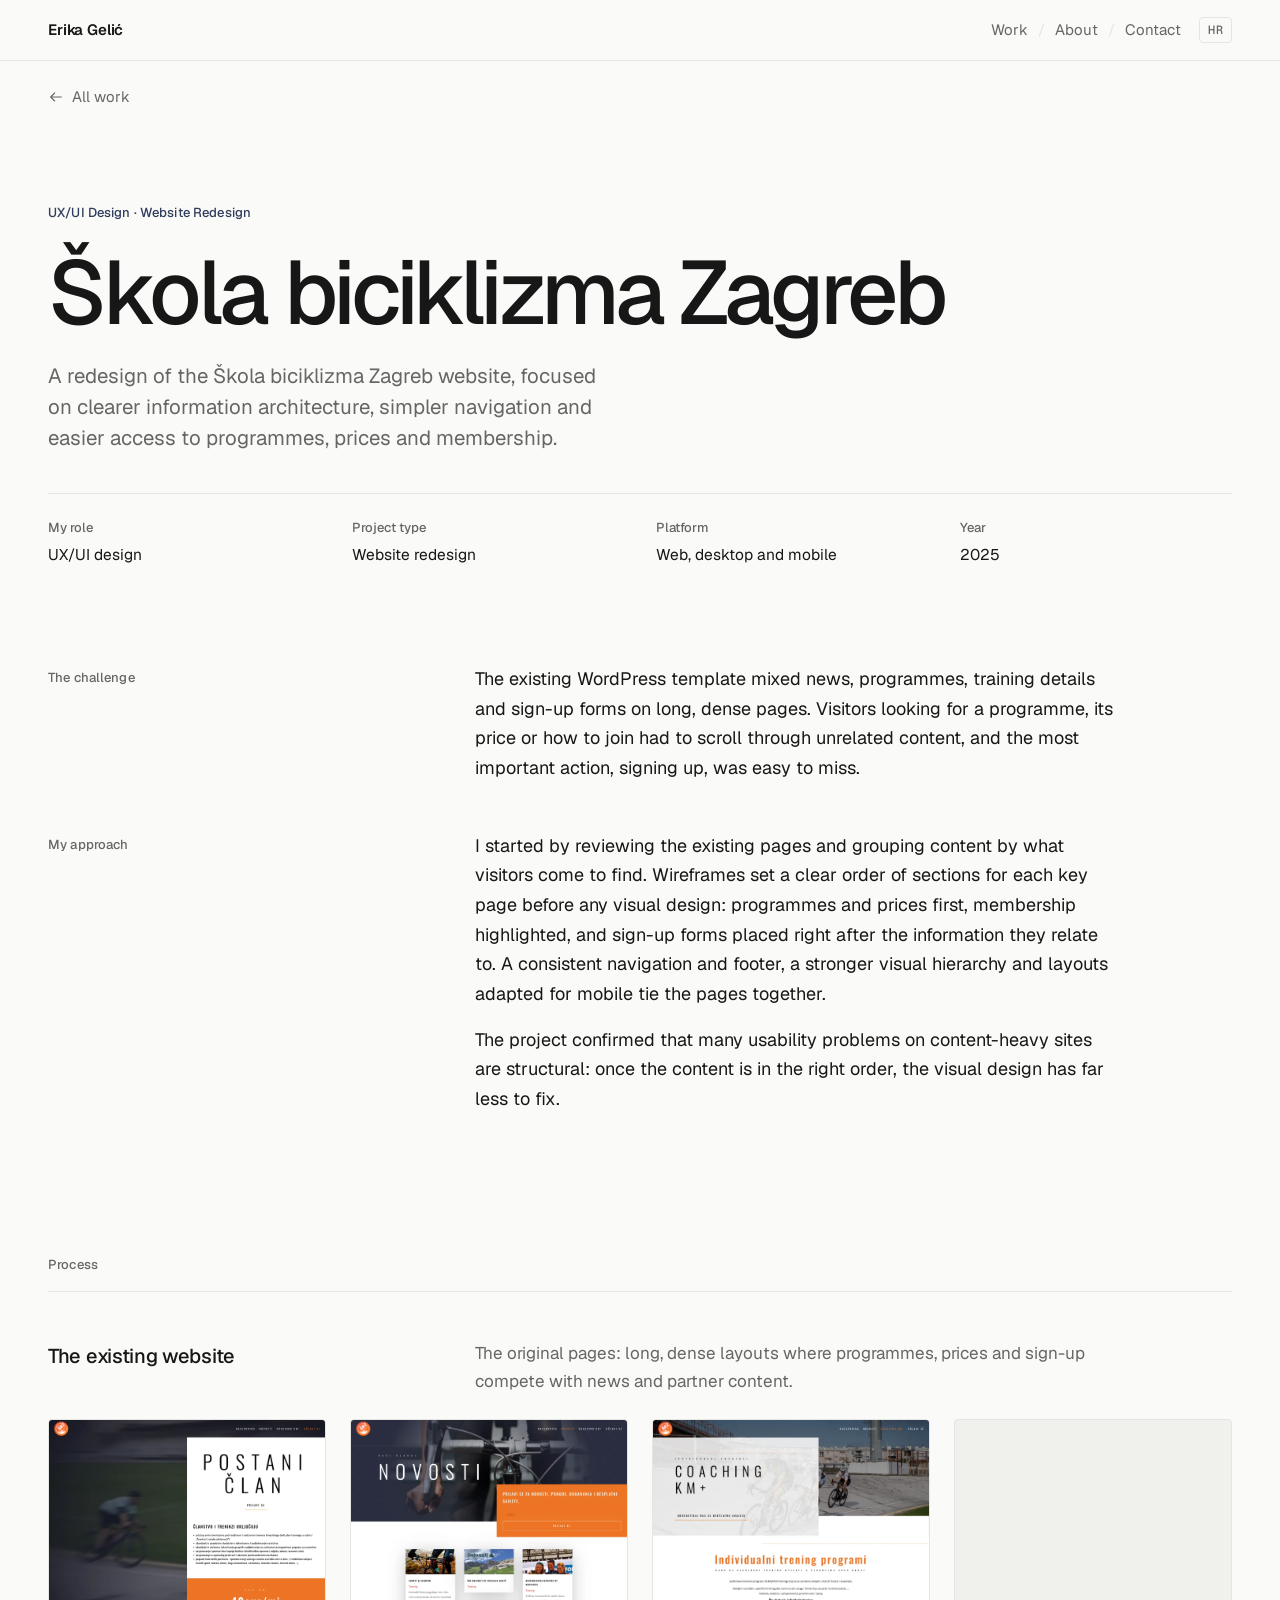
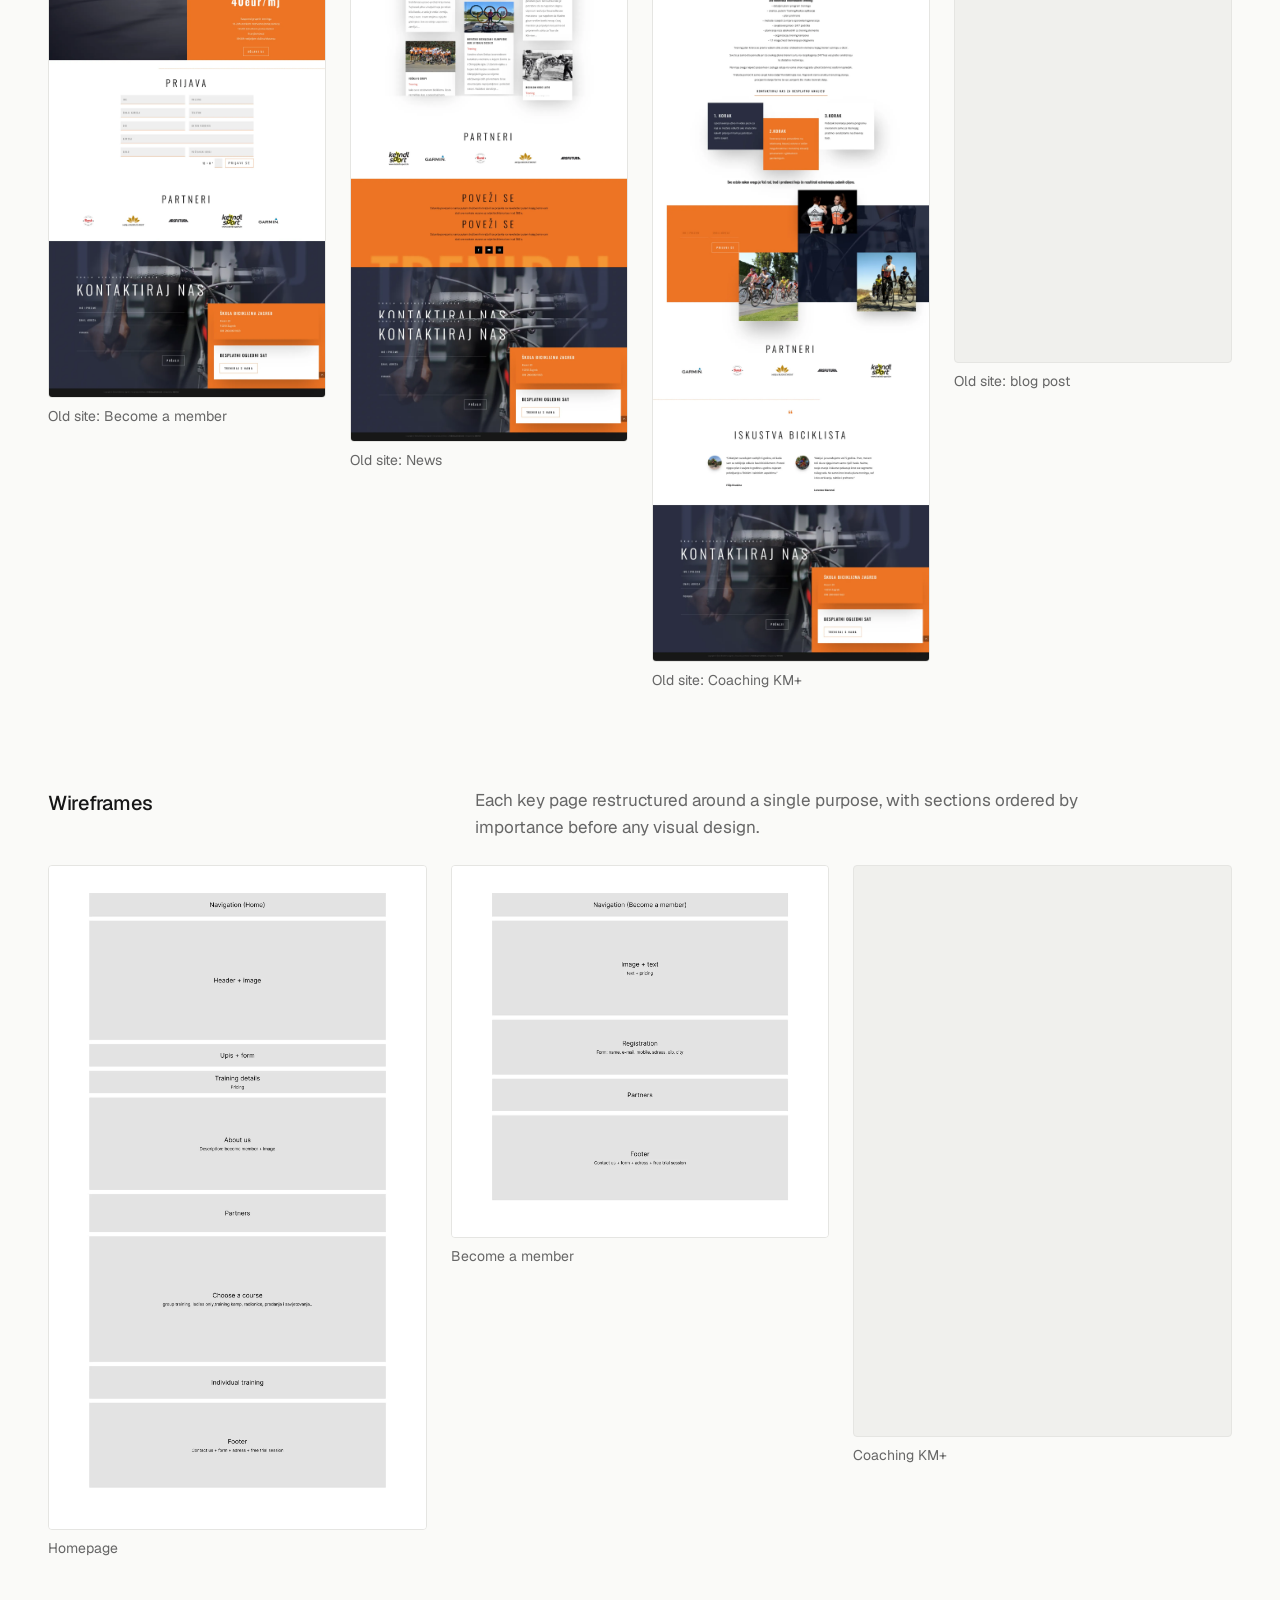
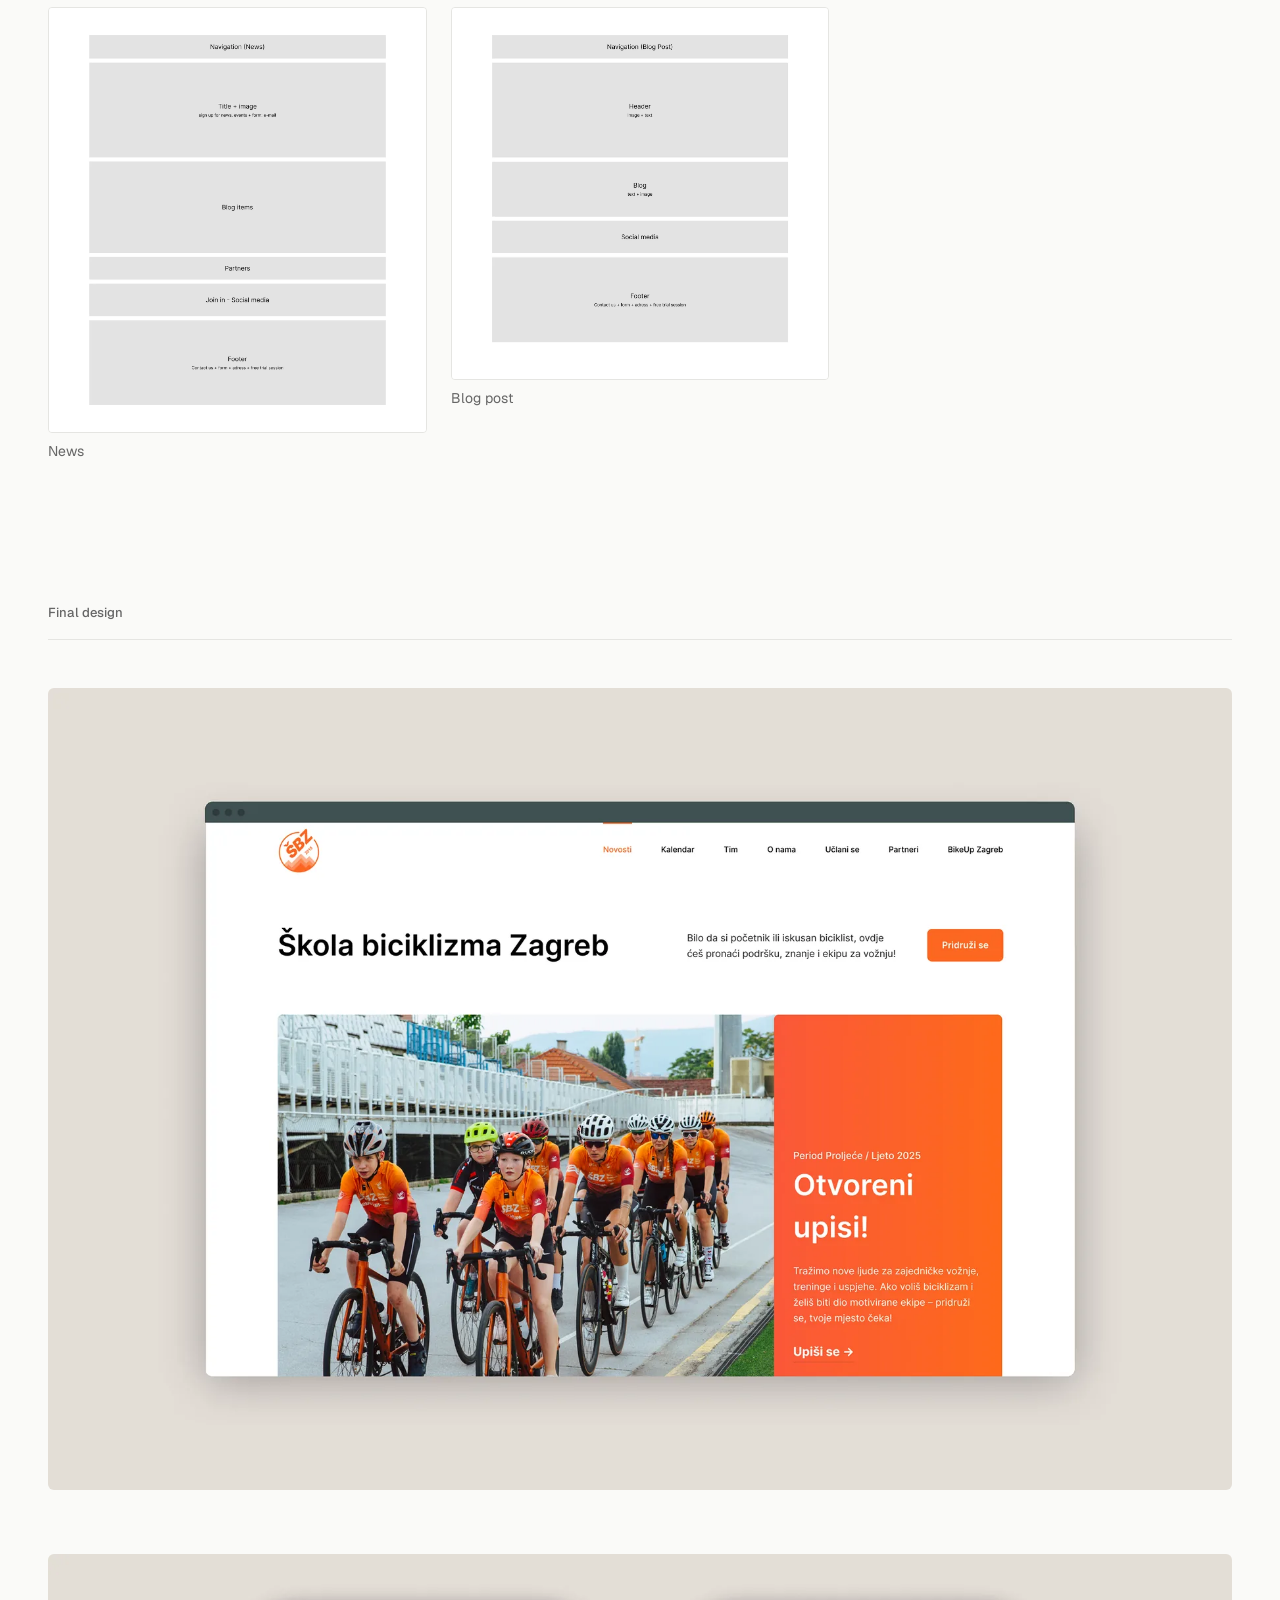
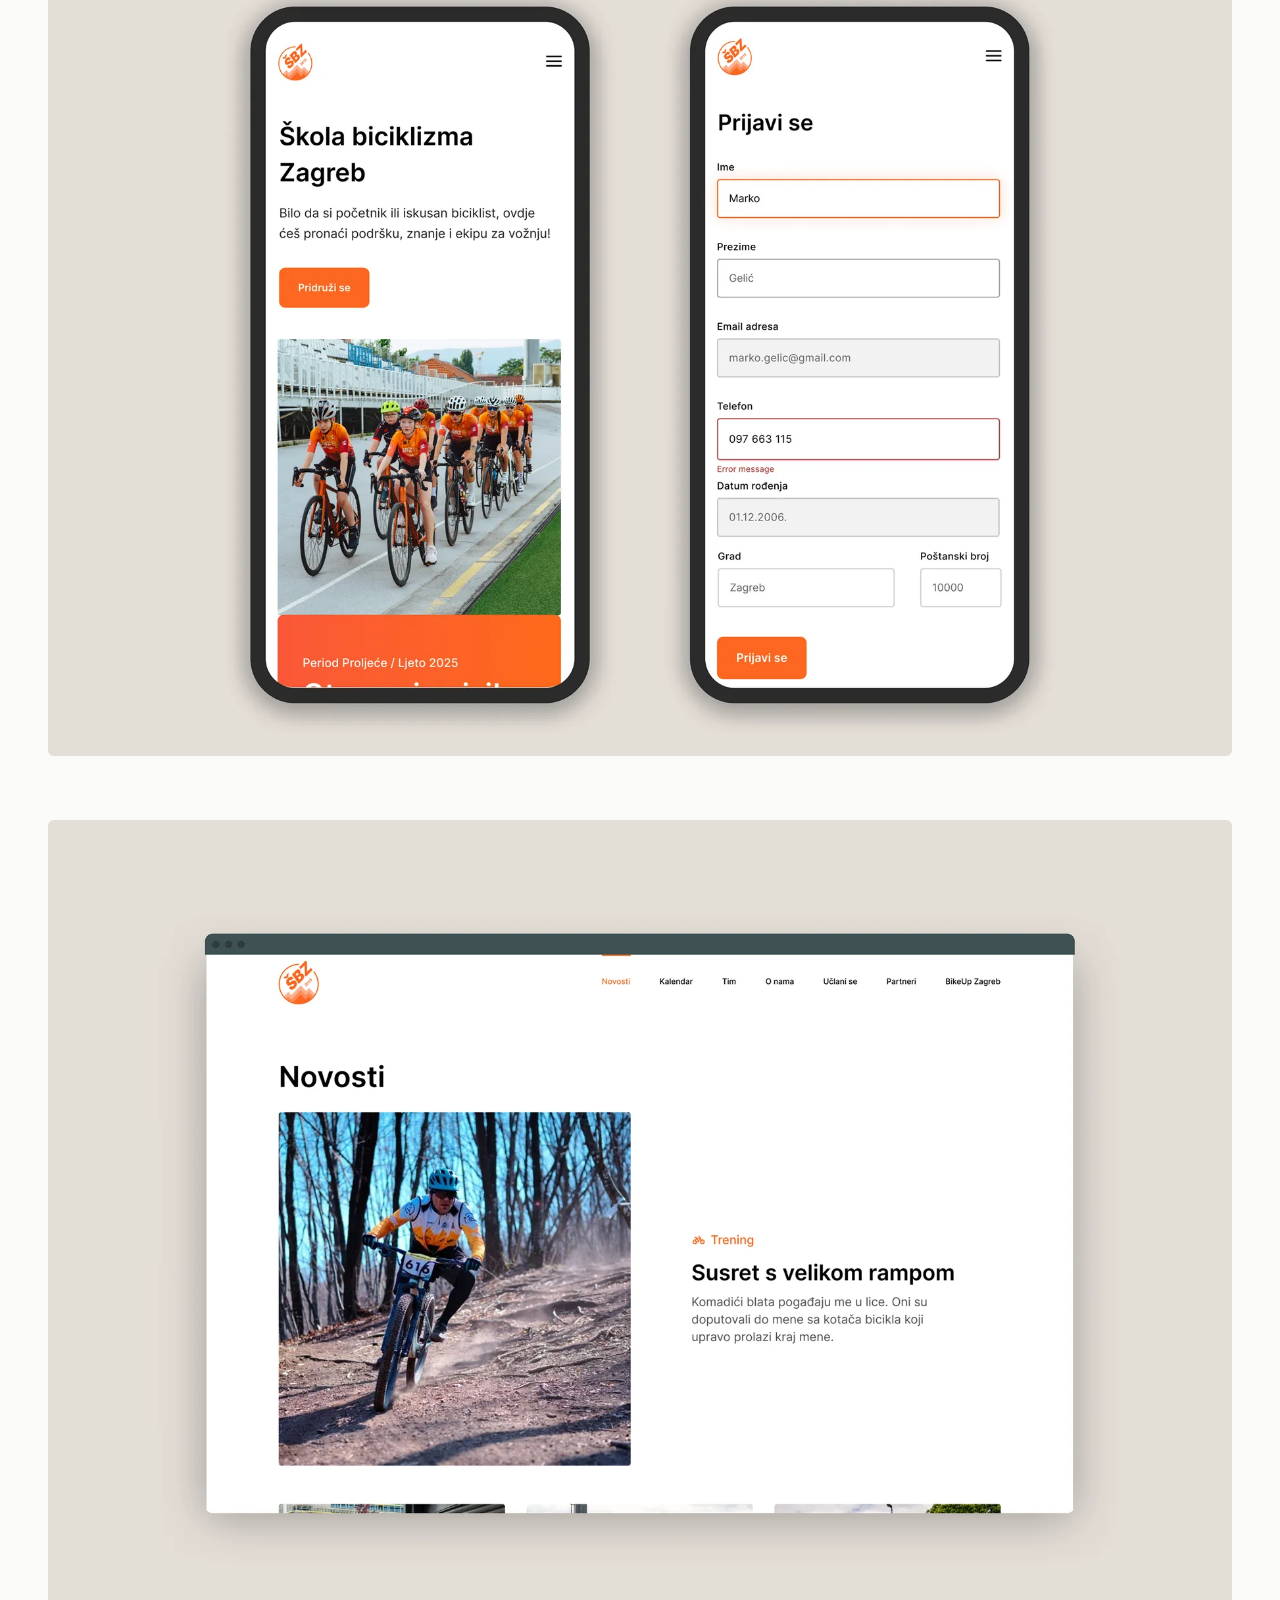
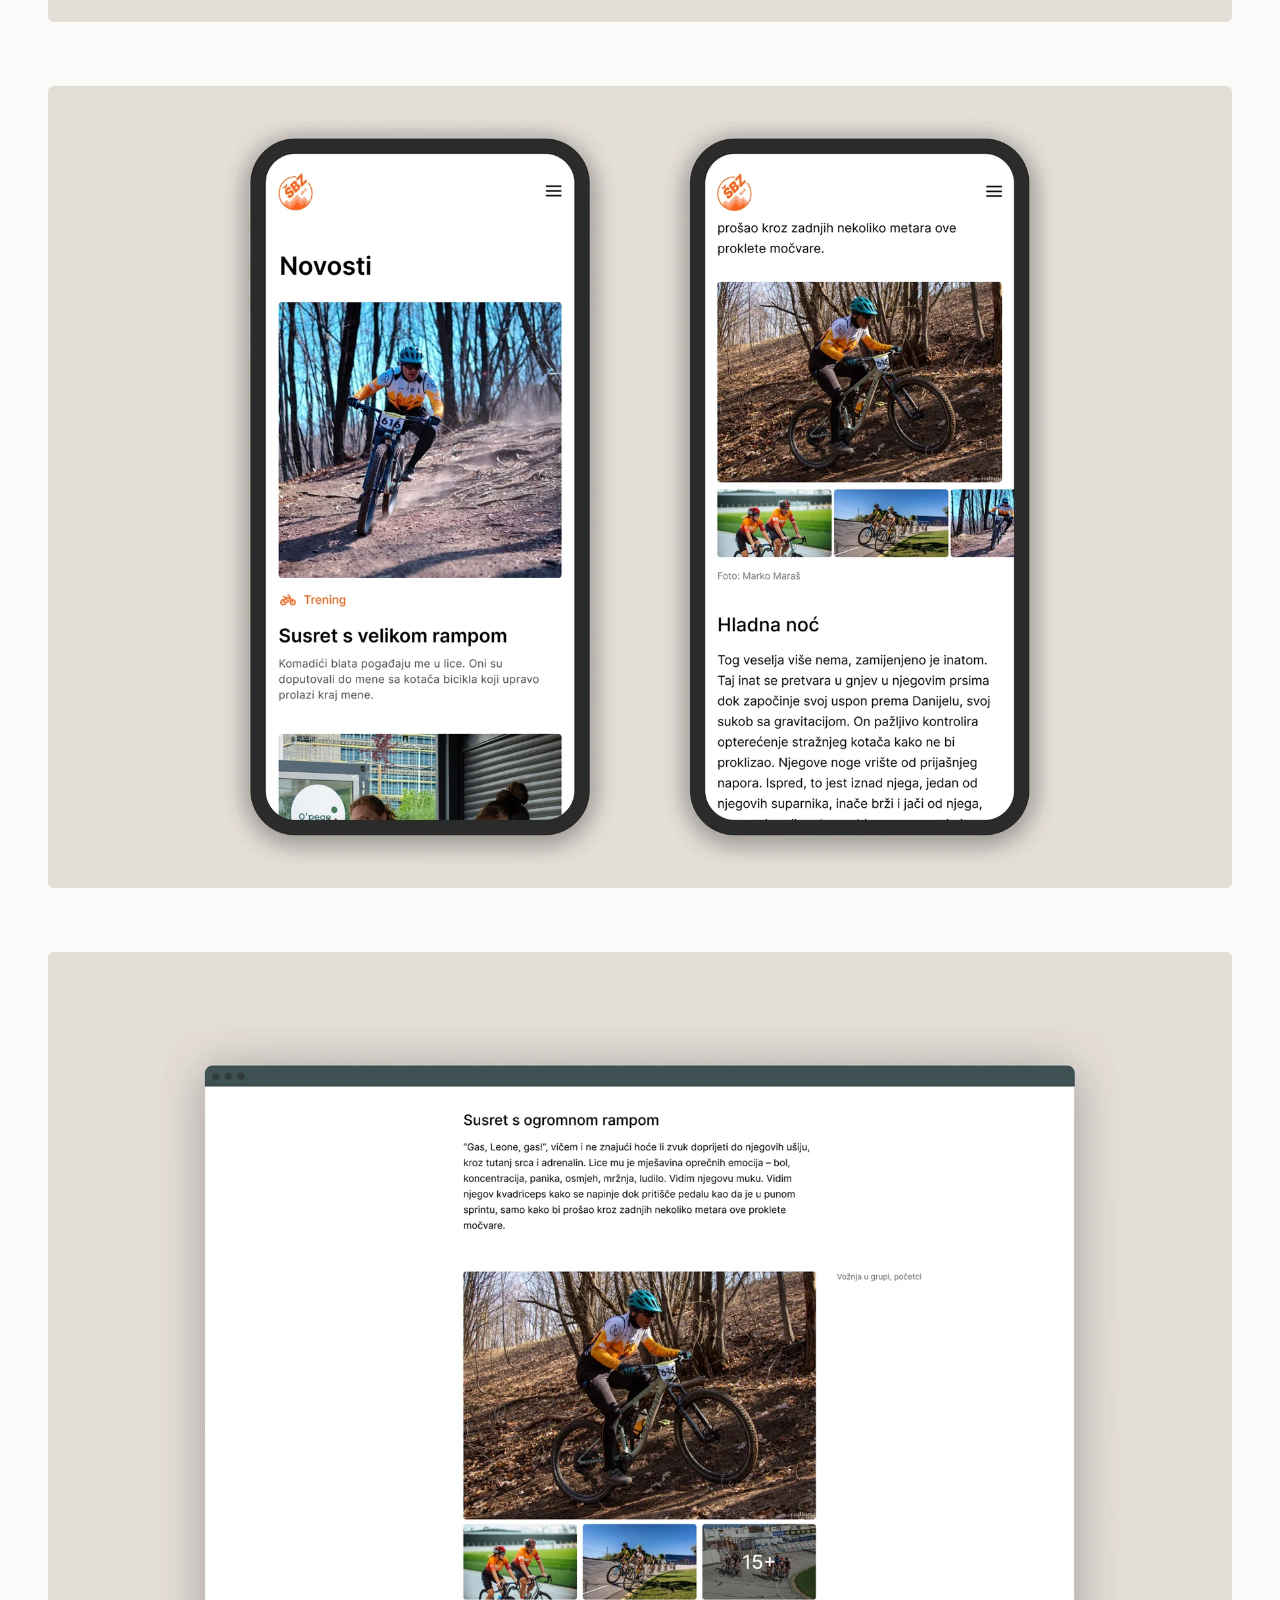
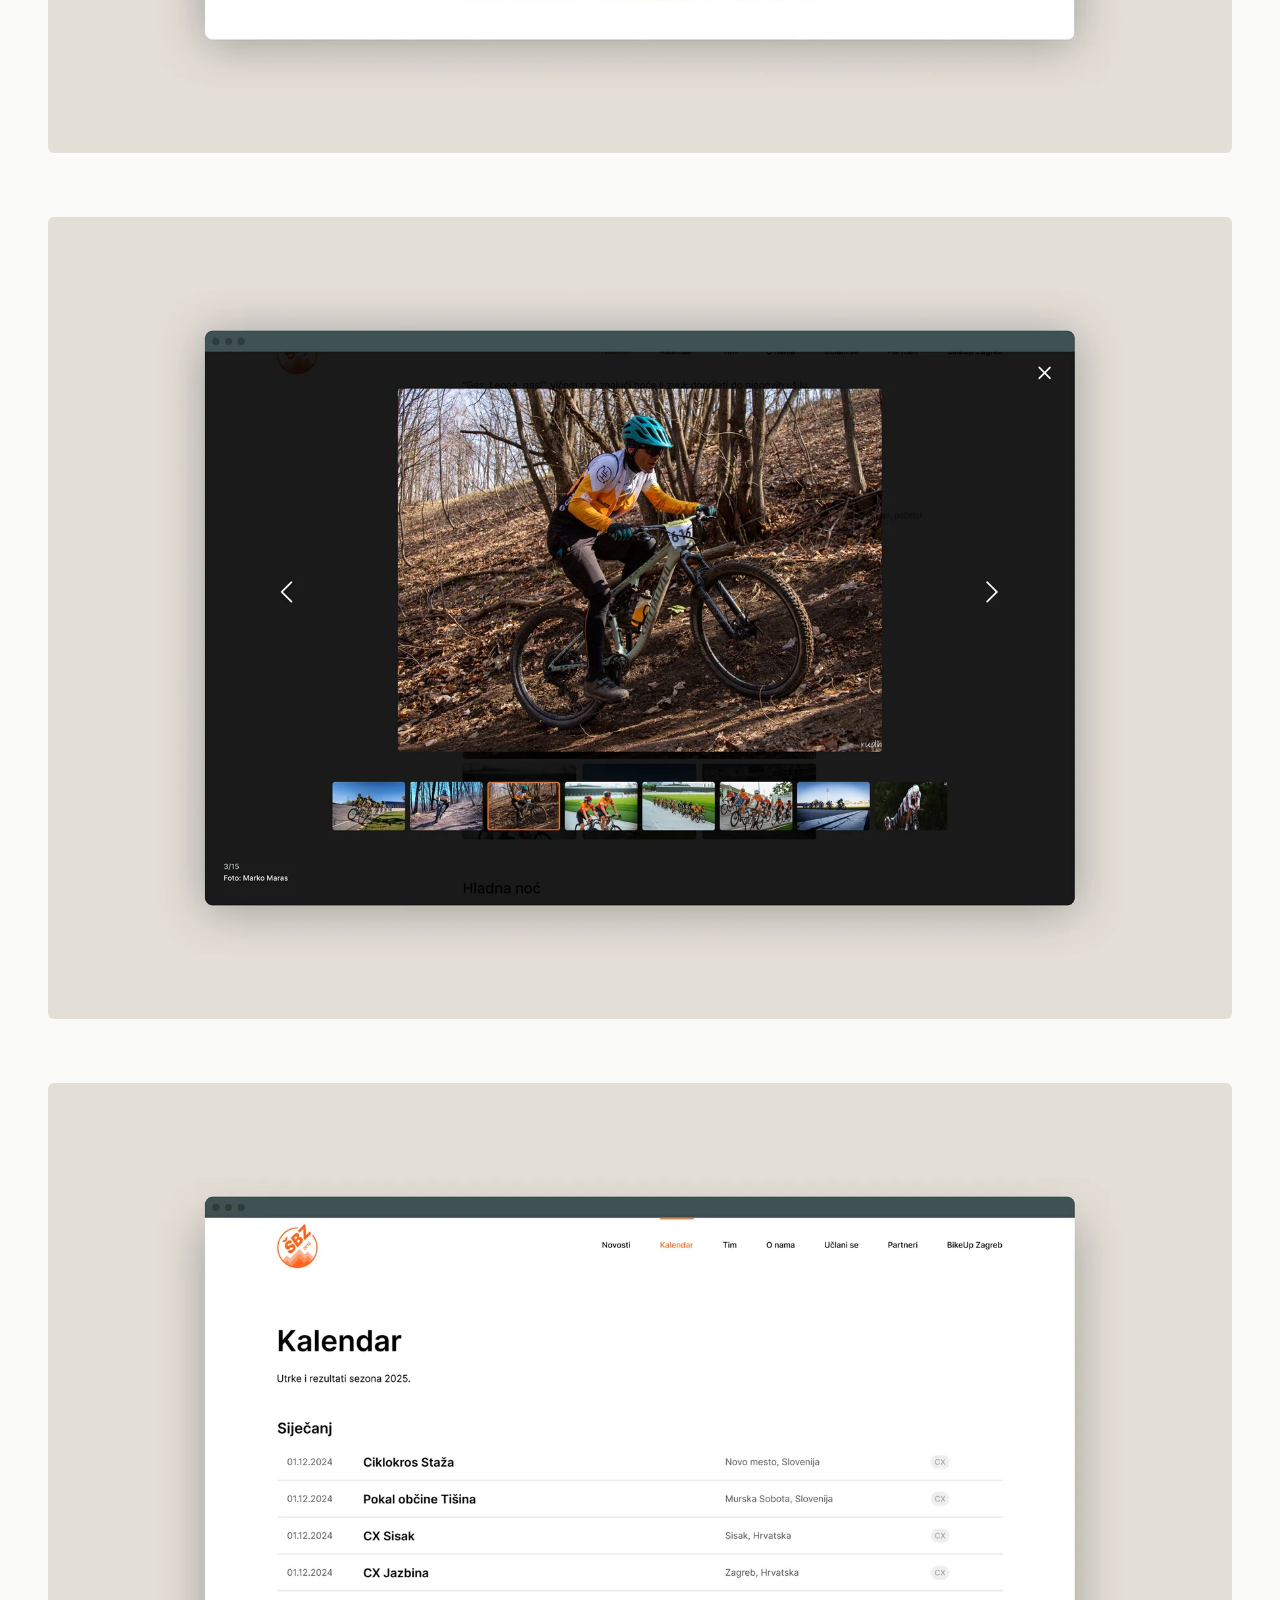
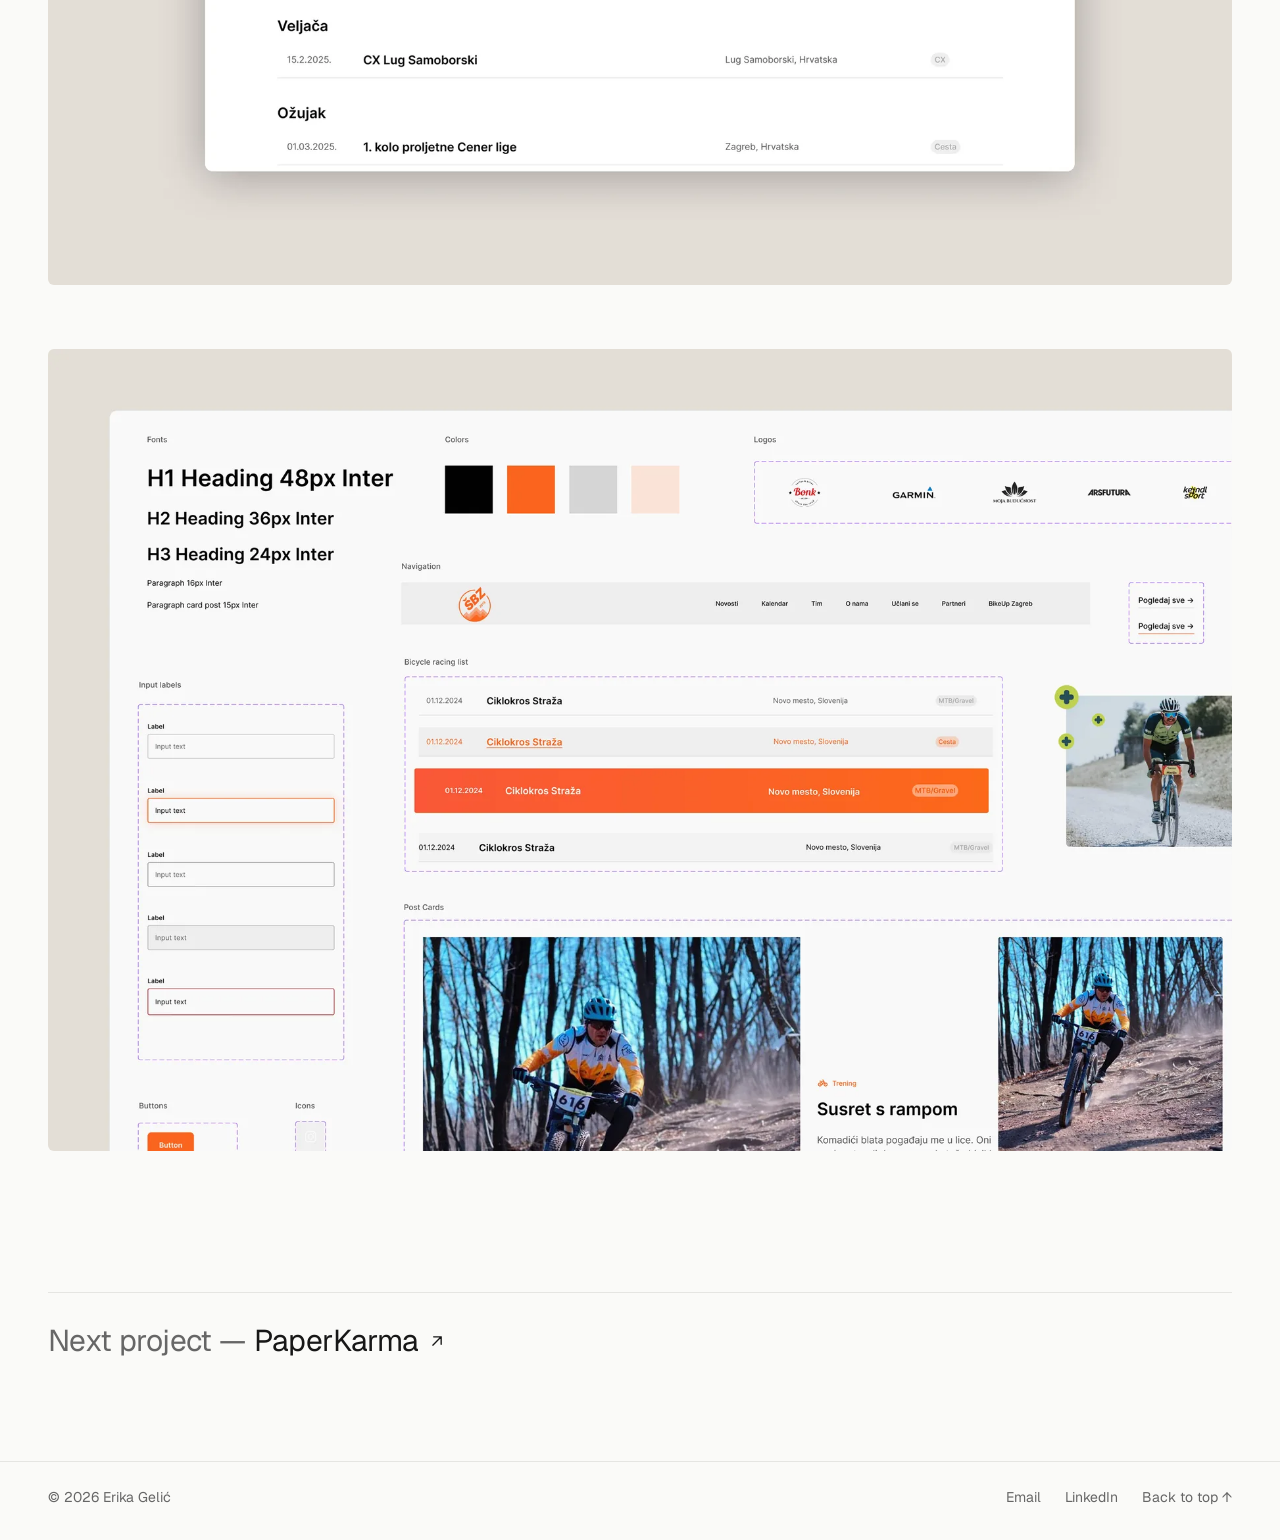
<file: case-study/cycling-school.html>
<!doctype html>
<html lang="en">
<head>
<meta charset="utf-8">
<meta name="viewport" content="width=device-width, initial-scale=1, viewport-fit=cover">
<title>Škola biciklizma Zagreb · Erika Gelić</title>
<meta name="description" content="A redesign of the Škola biciklizma Zagreb website, focused on clearer information architecture, simpler navigation and easier access to programmes, prices and membership.">
<meta name="author" content="Erika Gelić">
<meta name="theme-color" content="#fafaf8">
<meta property="og:type" content="website">
<meta property="og:locale" content="en_US">
<meta property="og:title" content="Škola biciklizma Zagreb · Erika Gelić">
<meta property="og:description" content="A redesign of the Škola biciklizma Zagreb website, focused on clearer information architecture, simpler navigation and easier access to programmes, prices and membership.">
<meta property="og:image" content="../assets/images/cycling-school/home-desktop.webp">
<meta name="twitter:card" content="summary_large_image">
<link rel="icon" type="image/svg+xml" href="../assets/favicon.svg">
<link rel="alternate" hreflang="hr" href="../hr/case-study/cycling-school.html">
<link rel="preload" href="../assets/fonts/geist-latin-wght-normal.woff2" as="font" type="font/woff2" crossorigin>
<link rel="stylesheet" href="../assets/styles.css">
</head>
<body id="top">
<a class="skip" href="#main">Skip to content</a>
<header class="top">
  <div class="wrap top-in">
    <a class="brand" href="../index.html">Erika Gelić</a>
    <nav class="menu" aria-label="Main">
      <a href="../index.html#work">Work</a><span class="sep" aria-hidden="true">/</span><a href="../index.html#about">About</a><span class="sep" aria-hidden="true">/</span><a href="../index.html#contact">Contact</a>
      <a class="lang" href="../hr/case-study/cycling-school.html" hreflang="hr" lang="hr" aria-label="Hrvatski">HR</a>
    </nav>
  </div>
</header>

<main id="main">
  <div class="wrap cs-bar"><a class="back" href="../index.html#p-cycling-school"><svg class="ico" viewBox="0 0 24 24" fill="none" stroke="currentColor" stroke-width="1.6" stroke-linecap="round" stroke-linejoin="round" aria-hidden="true" focusable="false"><path d="M20 12H4M10 6l-6 6 6 6"/></svg>All work</a></div>

  <header class="wrap cs-intro">
    <p class="label">UX/UI Design · Website Redesign</p>
    <h1>Škola biciklizma Zagreb</h1>
    <p class="cs-desc">A redesign of the Škola biciklizma Zagreb website, focused on clearer information architecture, simpler navigation and easier access to programmes, prices and membership.</p>
    <h2 class="sr">Project information</h2>
    <dl class="cs-meta"><div><dt>My role</dt><dd>UX/UI design</dd></div><div><dt>Project type</dt><dd>Website redesign</dd></div><div><dt>Platform</dt><dd>Web, desktop and mobile</dd></div><div><dt>Year</dt><dd>2025</dd></div></dl>
  </header>

  <section class="wrap cs-text" aria-labelledby="s-ch">
    <h2 id="s-ch" class="label">The challenge</h2>
    <p>The existing WordPress template mixed news, programmes, training details and sign-up forms on long, dense pages. Visitors looking for a programme, its price or how to join had to scroll through unrelated content, and the most important action, signing up, was easy to miss.</p>
  </section>

  <section class="wrap cs-text" aria-labelledby="s-ap">
    <h2 id="s-ap" class="label">My approach</h2>
    <div class="cs-text-body"><p>I started by reviewing the existing pages and grouping content by what visitors come to find. Wireframes set a clear order of sections for each key page before any visual design: programmes and prices first, membership highlighted, and sign-up forms placed right after the information they relate to. A consistent navigation and footer, a stronger visual hierarchy and layouts adapted for mobile tie the pages together.</p><p>The project confirmed that many usability problems on content-heavy sites are structural: once the content is in the right order, the visual design has far less to fix.</p></div>
  </section>

  <section class="cs-process" aria-labelledby="s-pr">
    <div class="wrap"><h2 id="s-pr" class="label label--rule">Process</h2>
    <div class="pr-block">
      <div class="pr-head"><h3>The existing website</h3><p>The original pages: long, dense layouts where programmes, prices and sign-up compete with news and partner content.</p></div>
      <div class="pr-figs pr-figs--4"><figure><img src="../assets/images/cycling-school/old-member.webp" alt="Old site: Become a member" width="1400" height="2929" loading="lazy" decoding="async" onerror="this.replaceWith(Object.assign(document.createElement('div'),{className:'fallback',textContent:'image unavailable'}))"><figcaption>Old site: Become a member</figcaption></figure><figure><img src="../assets/images/cycling-school/old-news.webp" alt="Old site: News" width="1400" height="3153" loading="lazy" decoding="async" onerror="this.replaceWith(Object.assign(document.createElement('div'),{className:'fallback',textContent:'image unavailable'}))"><figcaption>Old site: News</figcaption></figure><figure><img src="../assets/images/cycling-school/old-coaching.webp" alt="Old site: Coaching KM+" width="1344" height="4096" loading="lazy" decoding="async" onerror="this.replaceWith(Object.assign(document.createElement('div'),{className:'fallback',textContent:'image unavailable'}))"><figcaption>Old site: Coaching KM+</figcaption></figure><figure><img src="../assets/images/cycling-school/old-article.webp" alt="Old site: blog post" width="1400" height="2752" loading="lazy" decoding="async" onerror="this.replaceWith(Object.assign(document.createElement('div'),{className:'fallback',textContent:'image unavailable'}))"><figcaption>Old site: blog post</figcaption></figure></div>
    </div>
    <div class="pr-block">
      <div class="pr-head"><h3>Wireframes</h3><p>Each key page restructured around a single purpose, with sections ordered by importance before any visual design.</p></div>
      <div class="pr-figs pr-figs--3"><figure><img src="../assets/images/cycling-school/wf-home.webp" alt="Homepage" width="1400" height="2462" loading="lazy" decoding="async" onerror="this.replaceWith(Object.assign(document.createElement('div'),{className:'fallback',textContent:'image unavailable'}))"><figcaption>Homepage</figcaption></figure><figure><img src="../assets/images/cycling-school/wf-member.webp" alt="Become a member" width="1400" height="1379" loading="lazy" decoding="async" onerror="this.replaceWith(Object.assign(document.createElement('div'),{className:'fallback',textContent:'image unavailable'}))"><figcaption>Become a member</figcaption></figure><figure><img src="../assets/images/cycling-school/wf-coaching.webp" alt="Coaching KM+" width="1400" height="2118" loading="lazy" decoding="async" onerror="this.replaceWith(Object.assign(document.createElement('div'),{className:'fallback',textContent:'image unavailable'}))"><figcaption>Coaching KM+</figcaption></figure><figure><img src="../assets/images/cycling-school/wf-news.webp" alt="News" width="1400" height="1576" loading="lazy" decoding="async" onerror="this.replaceWith(Object.assign(document.createElement('div'),{className:'fallback',textContent:'image unavailable'}))"><figcaption>News</figcaption></figure><figure><img src="../assets/images/cycling-school/wf-article.webp" alt="Blog post" width="1400" height="1379" loading="lazy" decoding="async" onerror="this.replaceWith(Object.assign(document.createElement('div'),{className:'fallback',textContent:'image unavailable'}))"><figcaption>Blog post</figcaption></figure></div>
    </div>
    </div>
  </section>

  <section class="cs-final" aria-labelledby="s-fd">
    <div class="wrap"><h2 id="s-fd" class="label label--rule">Final design</h2></div>
    <div class="wrap gallery">
      <img class="fd" src="../assets/images/cycling-school/home-desktop.webp" alt="Homepage with open sign-ups" width="1800" height="1219" onerror="this.replaceWith(Object.assign(document.createElement('div'),{className:'fallback',textContent:'image unavailable'}))">
      <img class="fd" src="../assets/images/cycling-school/signup-mobile.webp" alt="Homepage and sign-up form on mobile" width="1800" height="1219" loading="lazy" decoding="async" onerror="this.replaceWith(Object.assign(document.createElement('div'),{className:'fallback',textContent:'image unavailable'}))">
      <img class="fd" src="../assets/images/cycling-school/news-desktop.webp" alt="News page" width="1800" height="1219" loading="lazy" decoding="async" onerror="this.replaceWith(Object.assign(document.createElement('div'),{className:'fallback',textContent:'image unavailable'}))">
      <img class="fd" src="../assets/images/cycling-school/news-mobile.webp" alt="News and article on mobile" width="1800" height="1219" loading="lazy" decoding="async" onerror="this.replaceWith(Object.assign(document.createElement('div'),{className:'fallback',textContent:'image unavailable'}))">
      <img class="fd" src="../assets/images/cycling-school/article.webp" alt="Blog post" width="1800" height="1219" loading="lazy" decoding="async" onerror="this.replaceWith(Object.assign(document.createElement('div'),{className:'fallback',textContent:'image unavailable'}))">
      <img class="fd" src="../assets/images/cycling-school/gallery.webp" alt="Photo gallery in a blog post" width="1800" height="1219" loading="lazy" decoding="async" onerror="this.replaceWith(Object.assign(document.createElement('div'),{className:'fallback',textContent:'image unavailable'}))">
      <img class="fd" src="../assets/images/cycling-school/calendar.webp" alt="Race calendar" width="1800" height="1219" loading="lazy" decoding="async" onerror="this.replaceWith(Object.assign(document.createElement('div'),{className:'fallback',textContent:'image unavailable'}))">
      <img class="fd" src="../assets/images/cycling-school/style-guide.webp" alt="Škola biciklizma Zagreb style guide" width="1800" height="1219" loading="lazy" decoding="async" onerror="this.replaceWith(Object.assign(document.createElement('div'),{className:'fallback',textContent:'image unavailable'}))">
    </div>
  </section>

  <nav class="wrap cs-next" aria-label="Next project">
    <a href="paperkarma.html" rel="next"><span class="nx-k">Next project —</span> <span class="nx-t">PaperKarma</span><svg class="ico" viewBox="0 0 24 24" fill="none" stroke="currentColor" stroke-width="1.6" stroke-linecap="round" stroke-linejoin="round" aria-hidden="true" focusable="false"><path d="M7 17L17 7M8 7h9v9"/></svg></a>
  </nav>
</main>

<footer class="foot">
  <div class="wrap foot-in">
    <span>© 2026 Erika Gelić</span>
    <span class="foot-links"><a href="mailto:erika.gelic12@gmail.com">Email</a><a href="https://www.linkedin.com/in/erika-geli%C4%87-491b18253/" target="_blank" rel="noopener">LinkedIn<span class="sr">(opens in a new tab)</span></a><a href="#top">Back to top ↑</a></span>
  </div>
</footer>
<script src="../assets/main.js"></script>
</body>
</html>
</file>
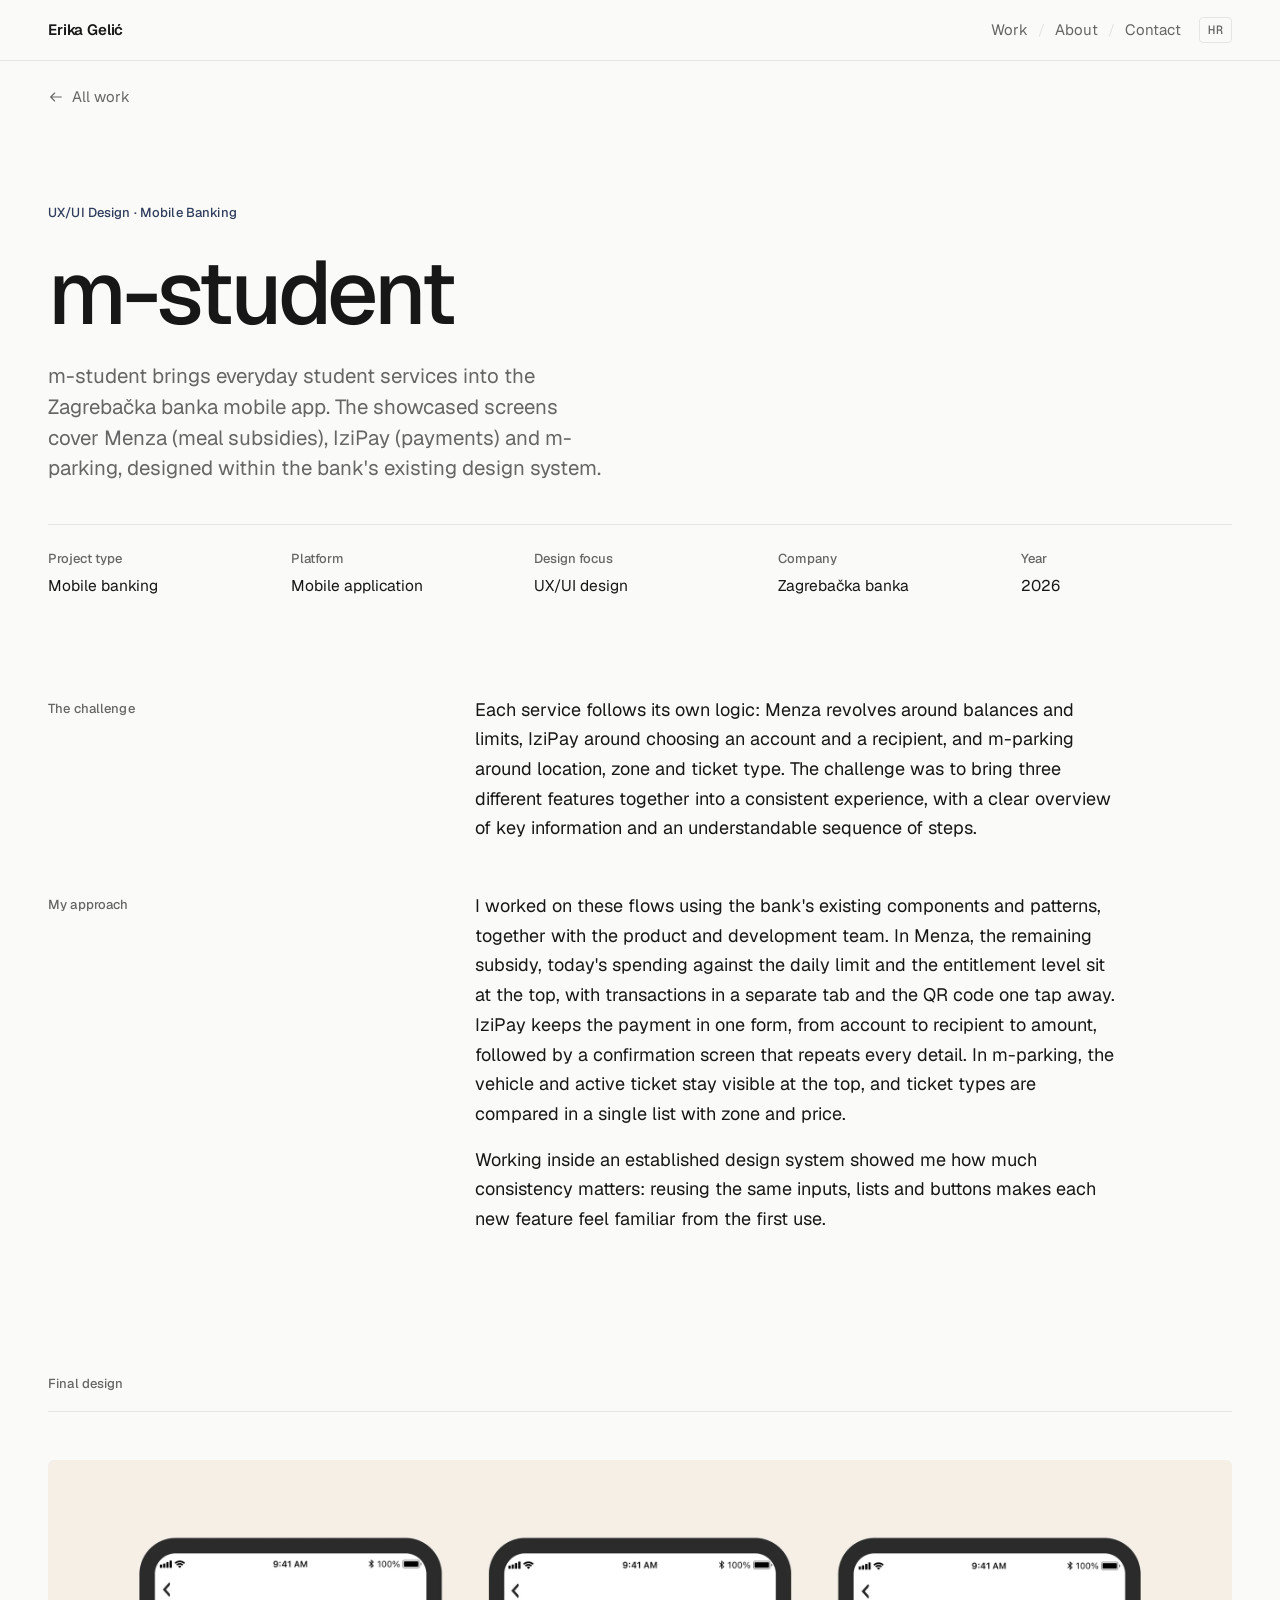
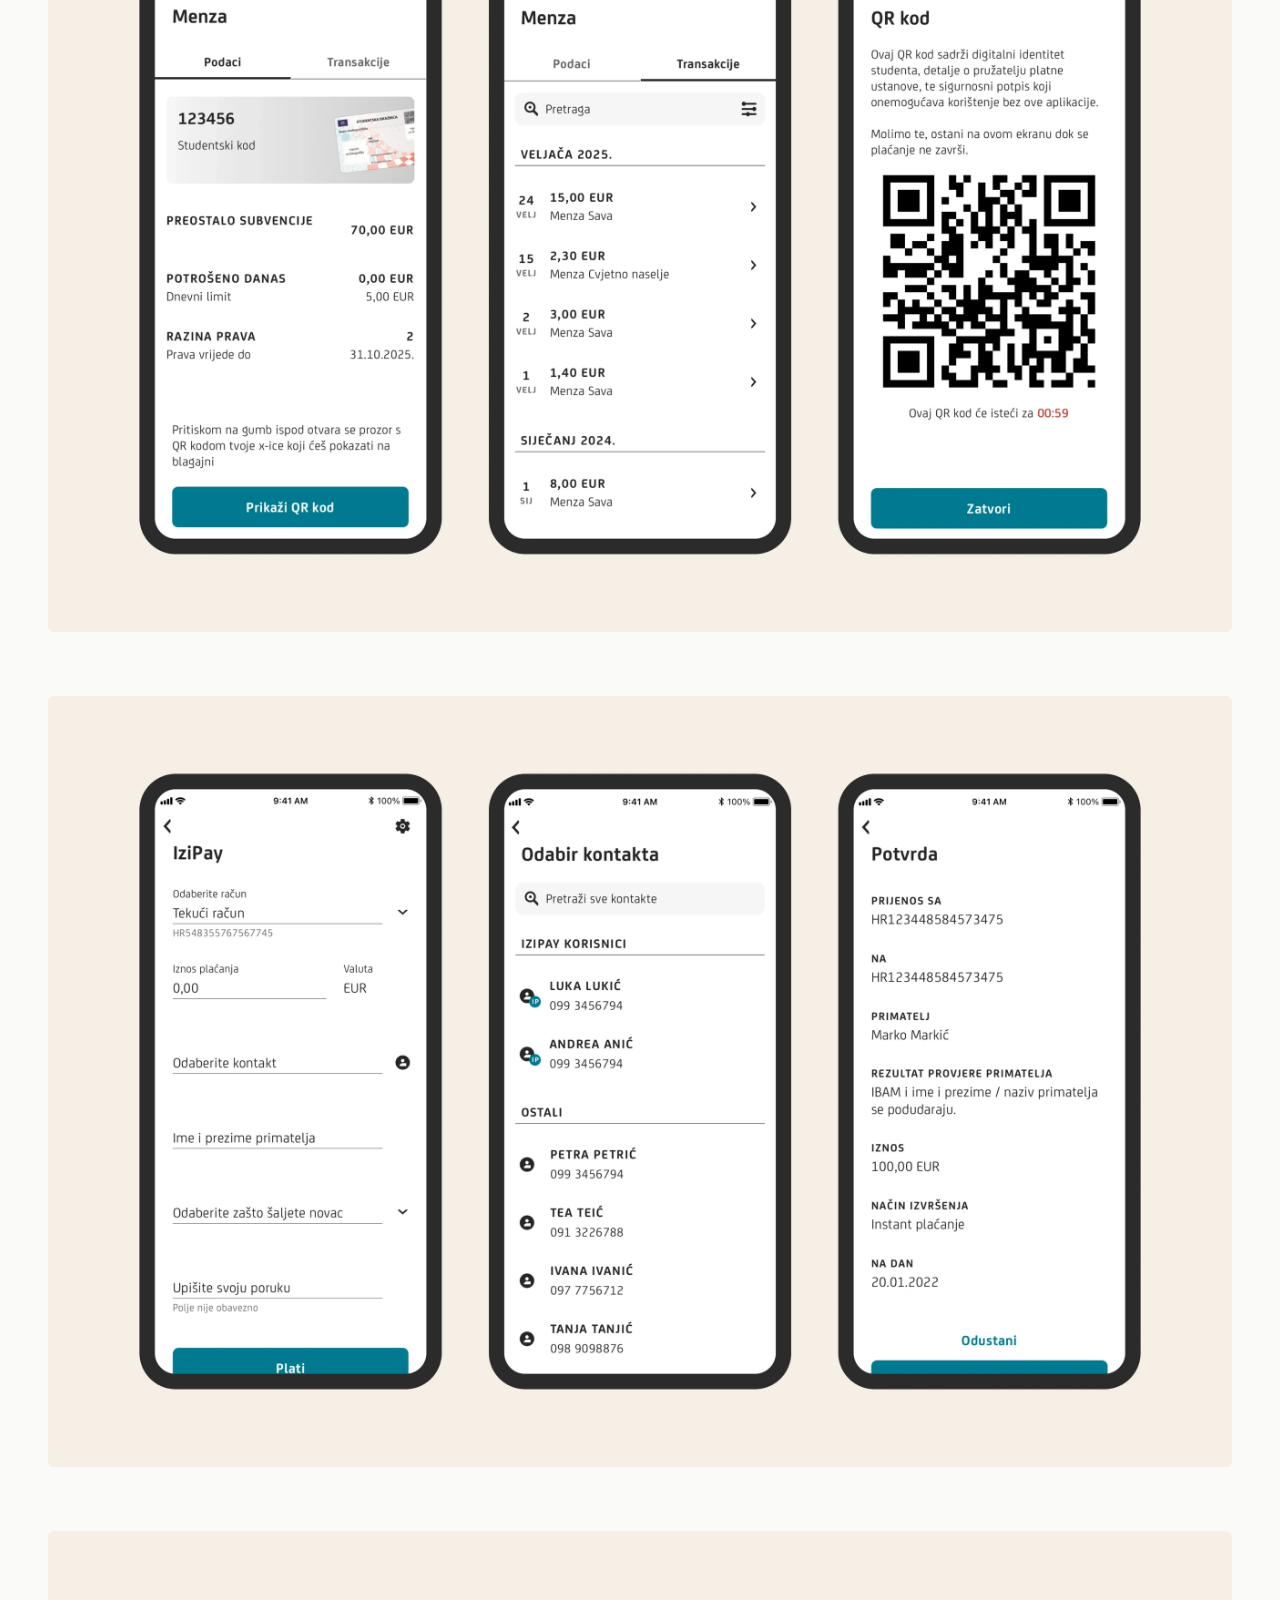
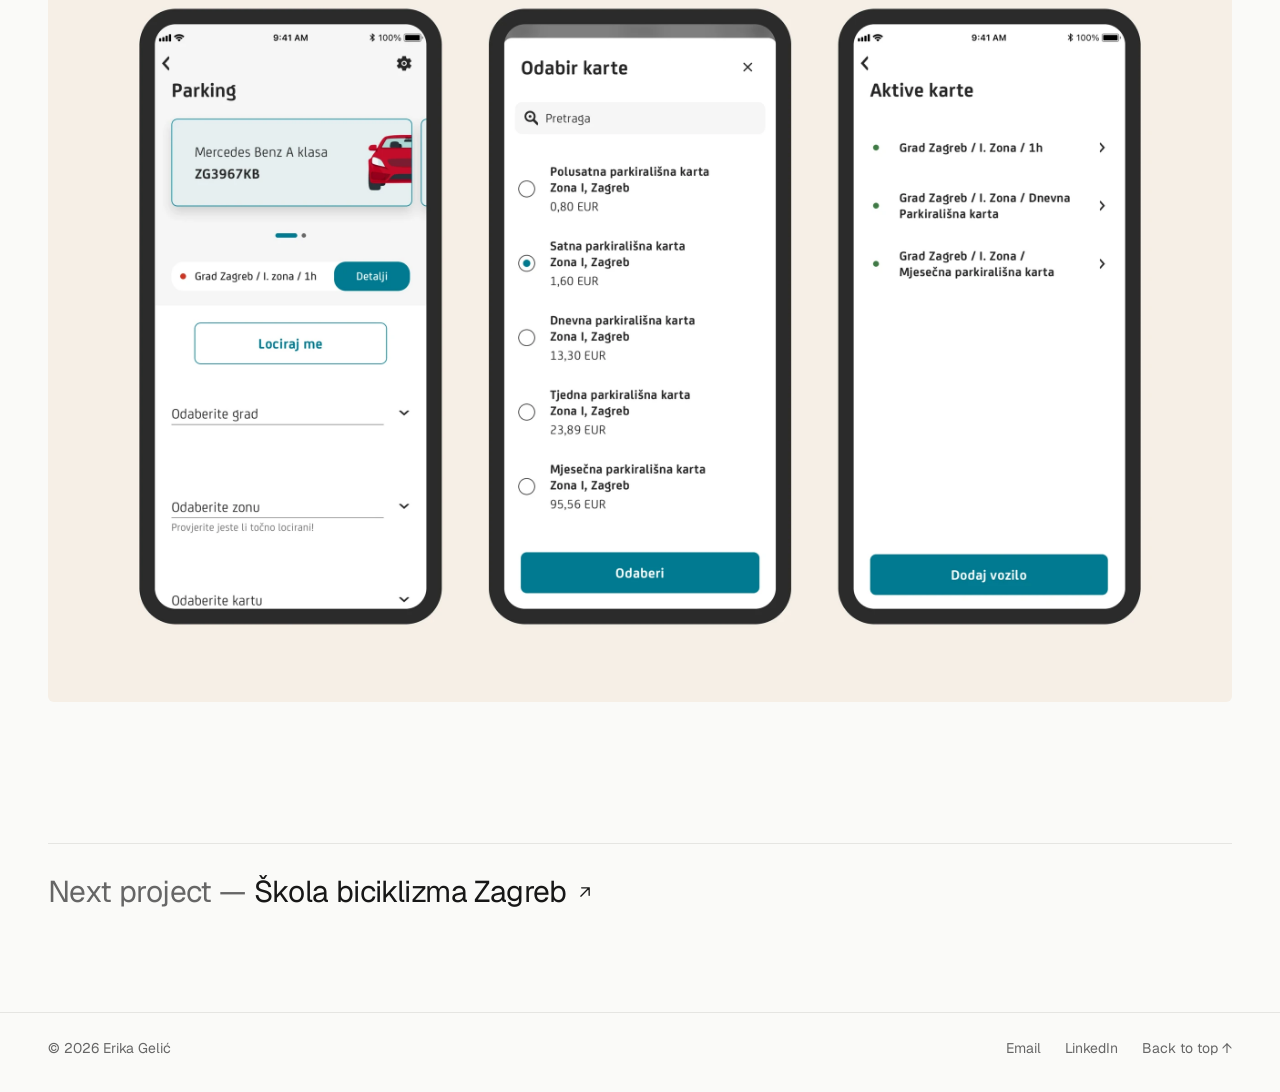
<file: case-study/m-student.html>
<!doctype html>
<html lang="en">
<head>
<meta charset="utf-8">
<meta name="viewport" content="width=device-width, initial-scale=1, viewport-fit=cover">
<title>m-student · Erika Gelić</title>
<meta name="description" content="m-student brings everyday student services into the Zagrebačka banka mobile app. The showcased screens cover Menza (meal subsidies), IziPay (payments) and m-parking, designed within the bank&#x27;s existing design system.">
<meta name="author" content="Erika Gelić">
<meta name="theme-color" content="#fafaf8">
<meta property="og:type" content="website">
<meta property="og:locale" content="en_US">
<meta property="og:title" content="m-student · Erika Gelić">
<meta property="og:description" content="m-student brings everyday student services into the Zagrebačka banka mobile app. The showcased screens cover Menza (meal subsidies), IziPay (payments) and m-parking, designed within the bank&#x27;s existing design system.">
<meta property="og:image" content="../assets/images/m-student/menza.webp">
<meta name="twitter:card" content="summary_large_image">
<link rel="icon" type="image/svg+xml" href="../assets/favicon.svg">
<link rel="alternate" hreflang="hr" href="../hr/case-study/m-student.html">
<link rel="preload" href="../assets/fonts/geist-latin-wght-normal.woff2" as="font" type="font/woff2" crossorigin>
<link rel="stylesheet" href="../assets/styles.css">
</head>
<body id="top">
<a class="skip" href="#main">Skip to content</a>
<header class="top">
  <div class="wrap top-in">
    <a class="brand" href="../index.html">Erika Gelić</a>
    <nav class="menu" aria-label="Main">
      <a href="../index.html#work">Work</a><span class="sep" aria-hidden="true">/</span><a href="../index.html#about">About</a><span class="sep" aria-hidden="true">/</span><a href="../index.html#contact">Contact</a>
      <a class="lang" href="../hr/case-study/m-student.html" hreflang="hr" lang="hr" aria-label="Hrvatski">HR</a>
    </nav>
  </div>
</header>

<main id="main">
  <div class="wrap cs-bar"><a class="back" href="../index.html#p-m-student"><svg class="ico" viewBox="0 0 24 24" fill="none" stroke="currentColor" stroke-width="1.6" stroke-linecap="round" stroke-linejoin="round" aria-hidden="true" focusable="false"><path d="M20 12H4M10 6l-6 6 6 6"/></svg>All work</a></div>

  <header class="wrap cs-intro">
    <p class="label">UX/UI Design · Mobile Banking</p>
    <h1>m-student</h1>
    <p class="cs-desc">m-student brings everyday student services into the Zagrebačka banka mobile app. The showcased screens cover Menza (meal subsidies), IziPay (payments) and m-parking, designed within the bank&#x27;s existing design system.</p>
    <h2 class="sr">Project information</h2>
    <dl class="cs-meta"><div><dt>Project type</dt><dd>Mobile banking</dd></div><div><dt>Platform</dt><dd>Mobile application</dd></div><div><dt>Design focus</dt><dd>UX/UI design</dd></div><div><dt>Company</dt><dd>Zagrebačka banka</dd></div><div><dt>Year</dt><dd>2026</dd></div></dl>
  </header>

  <section class="wrap cs-text" aria-labelledby="s-ch">
    <h2 id="s-ch" class="label">The challenge</h2>
    <p>Each service follows its own logic: Menza revolves around balances and limits, IziPay around choosing an account and a recipient, and m-parking around location, zone and ticket type. The challenge was to bring three different features together into a consistent experience, with a clear overview of key information and an understandable sequence of steps.</p>
  </section>

  <section class="wrap cs-text" aria-labelledby="s-ap">
    <h2 id="s-ap" class="label">My approach</h2>
    <div class="cs-text-body"><p>I worked on these flows using the bank&#x27;s existing components and patterns, together with the product and development team. In Menza, the remaining subsidy, today&#x27;s spending against the daily limit and the entitlement level sit at the top, with transactions in a separate tab and the QR code one tap away. IziPay keeps the payment in one form, from account to recipient to amount, followed by a confirmation screen that repeats every detail. In m-parking, the vehicle and active ticket stay visible at the top, and ticket types are compared in a single list with zone and price.</p><p>Working inside an established design system showed me how much consistency matters: reusing the same inputs, lists and buttons makes each new feature feel familiar from the first use.</p></div>
  </section>

  <section class="cs-final" aria-labelledby="s-fd">
    <div class="wrap"><h2 id="s-fd" class="label label--rule">Final design</h2></div>
    <div class="wrap gallery">
      <img class="fd" src="../assets/images/m-student/menza.webp" alt="Menza: meal subsidy overview, transaction history and QR code" width="2600" height="1694" onerror="this.replaceWith(Object.assign(document.createElement('div'),{className:'fallback',textContent:'image unavailable'}))">
      <img class="fd" src="../assets/images/m-student/izipay.webp" alt="IziPay: payment form, contact selection and payment confirmation" width="2600" height="1694" loading="lazy" decoding="async" onerror="this.replaceWith(Object.assign(document.createElement('div'),{className:'fallback',textContent:'image unavailable'}))">
      <img class="fd" src="../assets/images/m-student/parking.webp" alt="Parking: parking overview, ticket selection and active tickets" width="2600" height="1694" loading="lazy" decoding="async" onerror="this.replaceWith(Object.assign(document.createElement('div'),{className:'fallback',textContent:'image unavailable'}))">
    </div>
  </section>

  <nav class="wrap cs-next" aria-label="Next project">
    <a href="cycling-school.html" rel="next"><span class="nx-k">Next project —</span> <span class="nx-t">Škola biciklizma Zagreb</span><svg class="ico" viewBox="0 0 24 24" fill="none" stroke="currentColor" stroke-width="1.6" stroke-linecap="round" stroke-linejoin="round" aria-hidden="true" focusable="false"><path d="M7 17L17 7M8 7h9v9"/></svg></a>
  </nav>
</main>

<footer class="foot">
  <div class="wrap foot-in">
    <span>© 2026 Erika Gelić</span>
    <span class="foot-links"><a href="mailto:erika.gelic12@gmail.com">Email</a><a href="https://www.linkedin.com/in/erika-geli%C4%87-491b18253/" target="_blank" rel="noopener">LinkedIn<span class="sr">(opens in a new tab)</span></a><a href="#top">Back to top ↑</a></span>
  </div>
</footer>
<script src="../assets/main.js"></script>
</body>
</html>
</file>
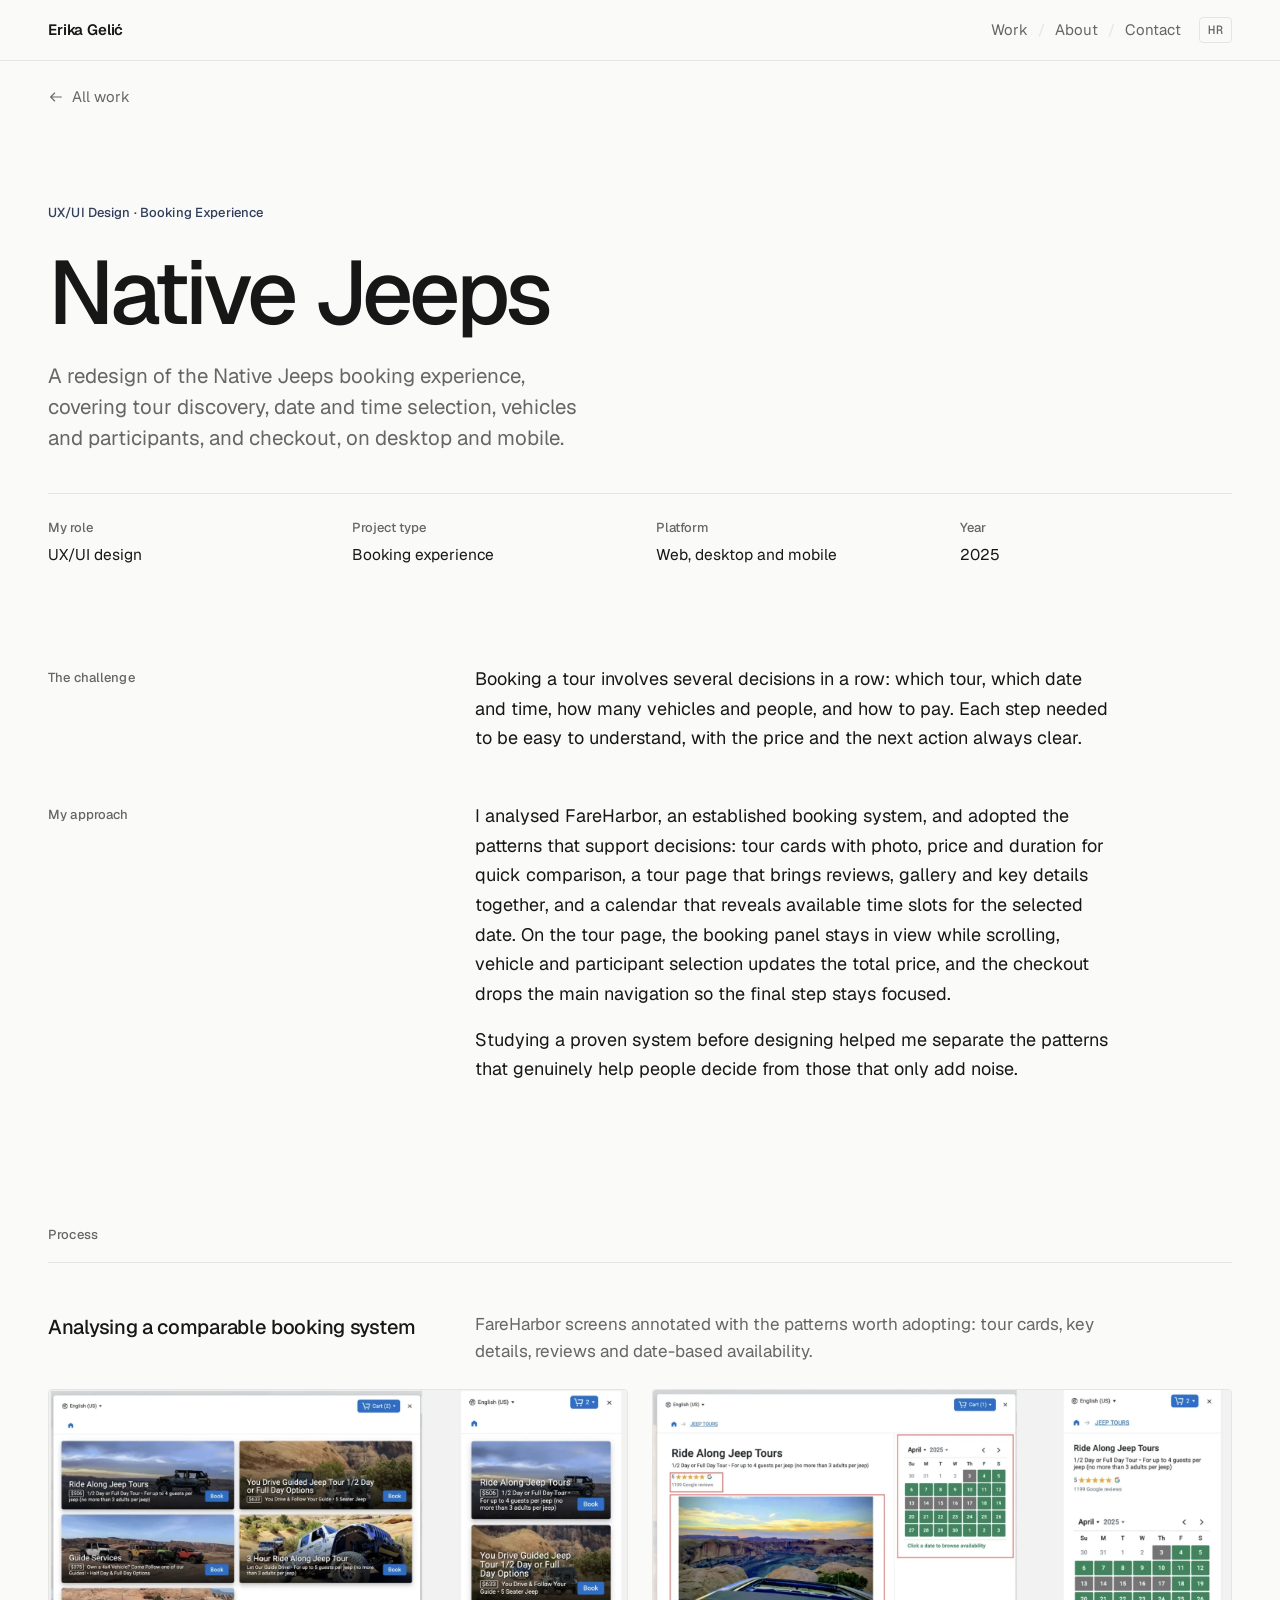
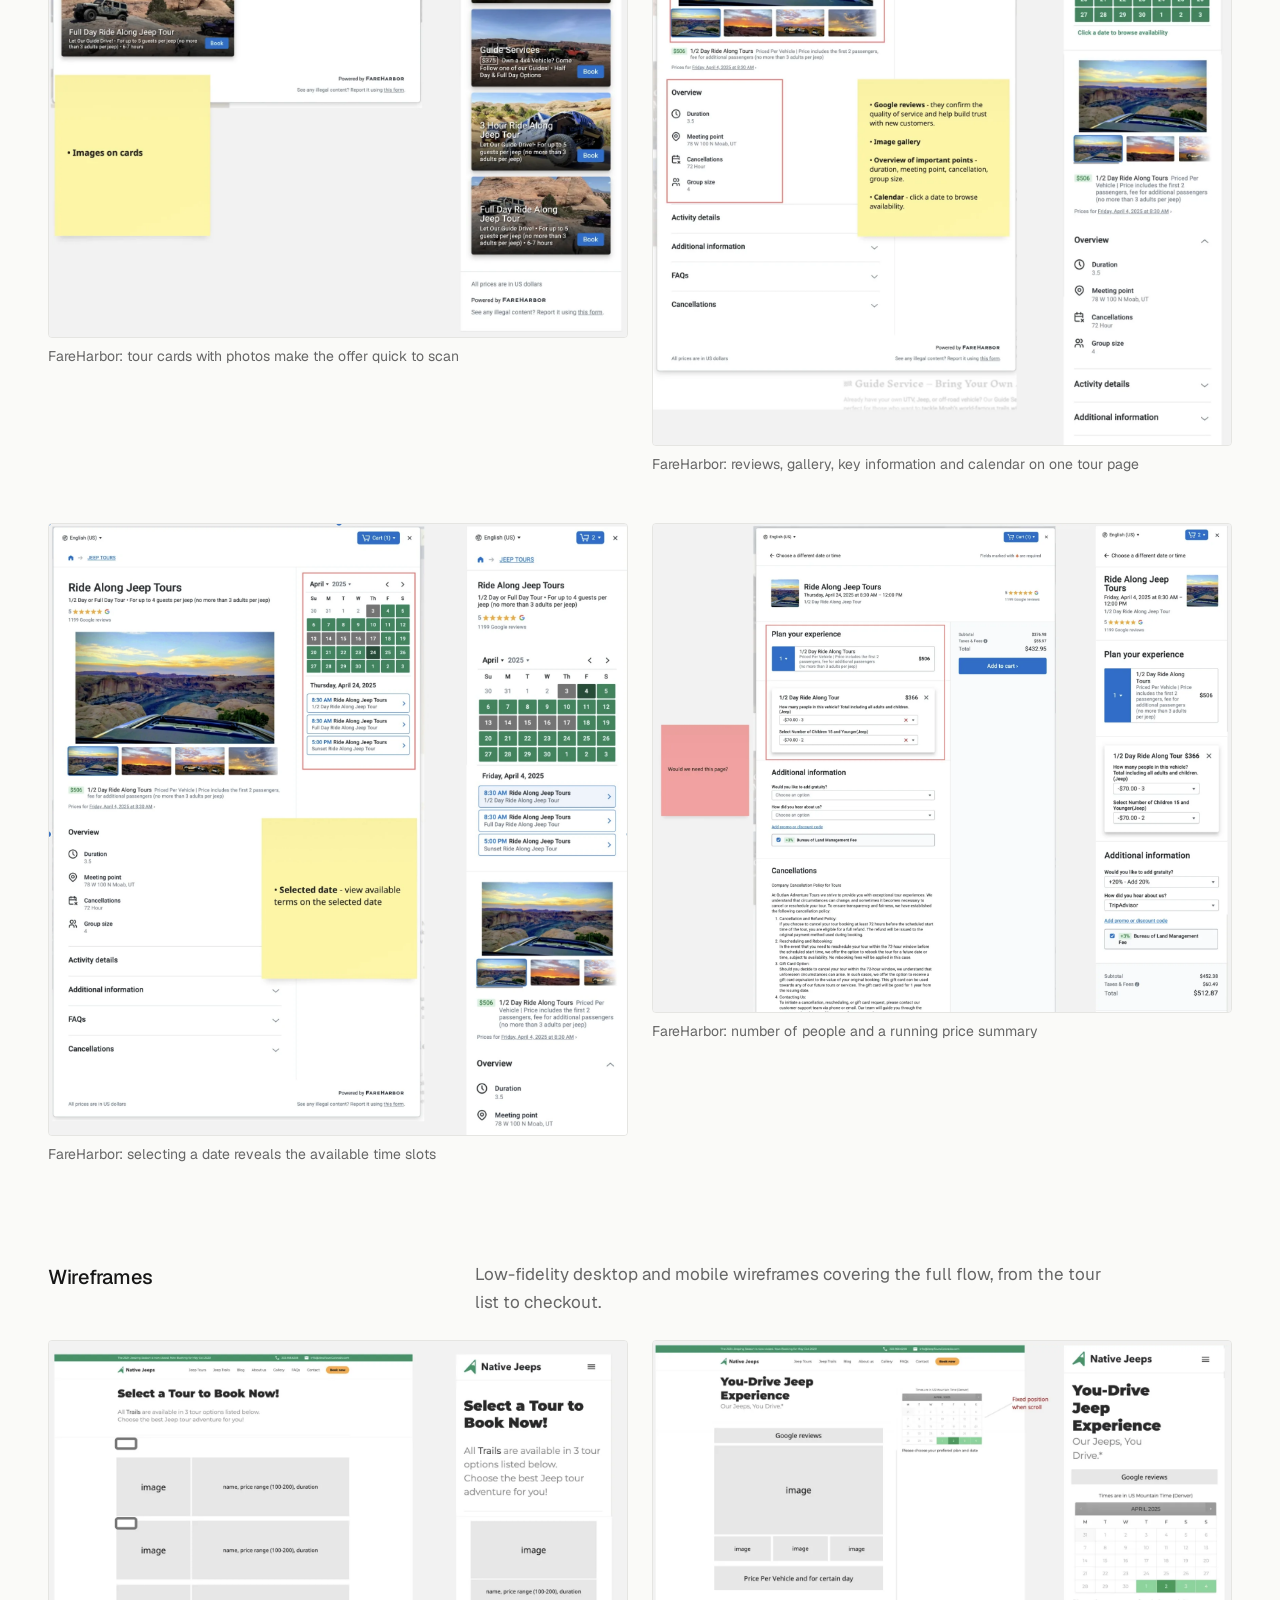
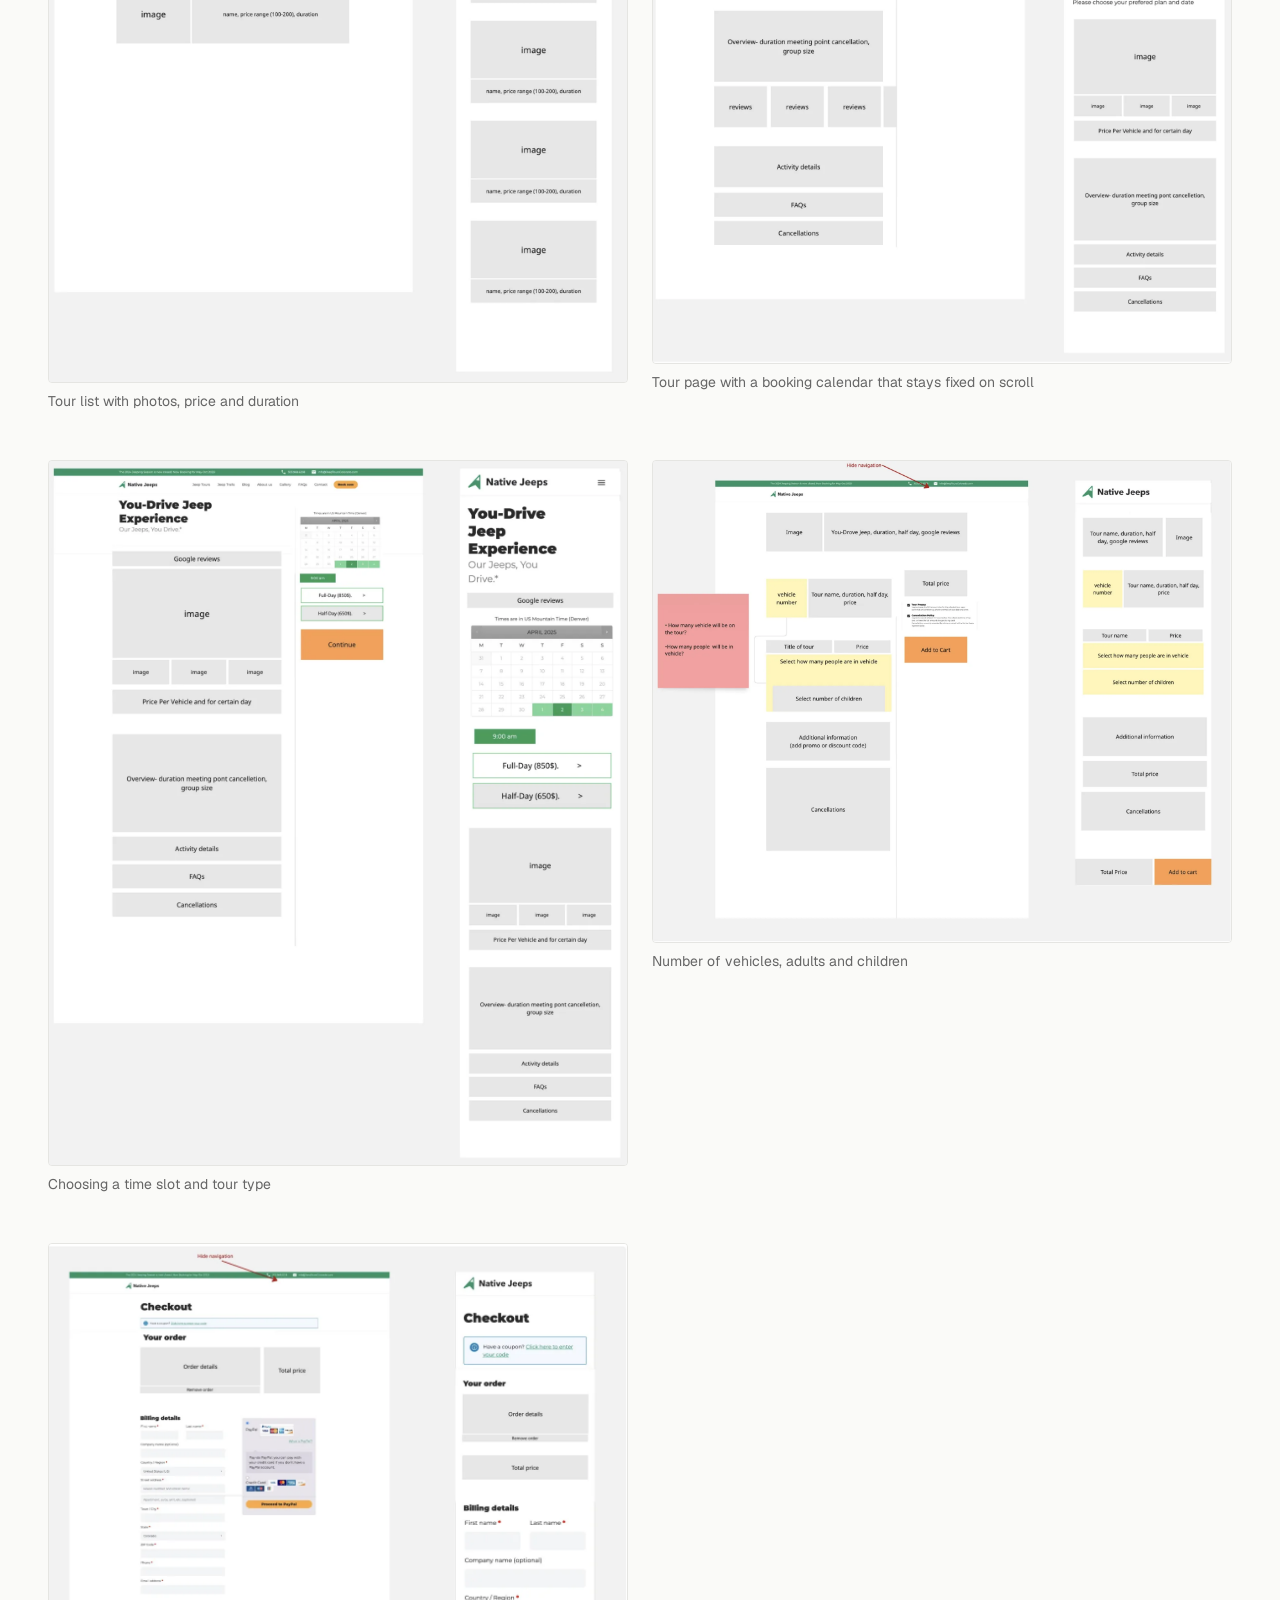
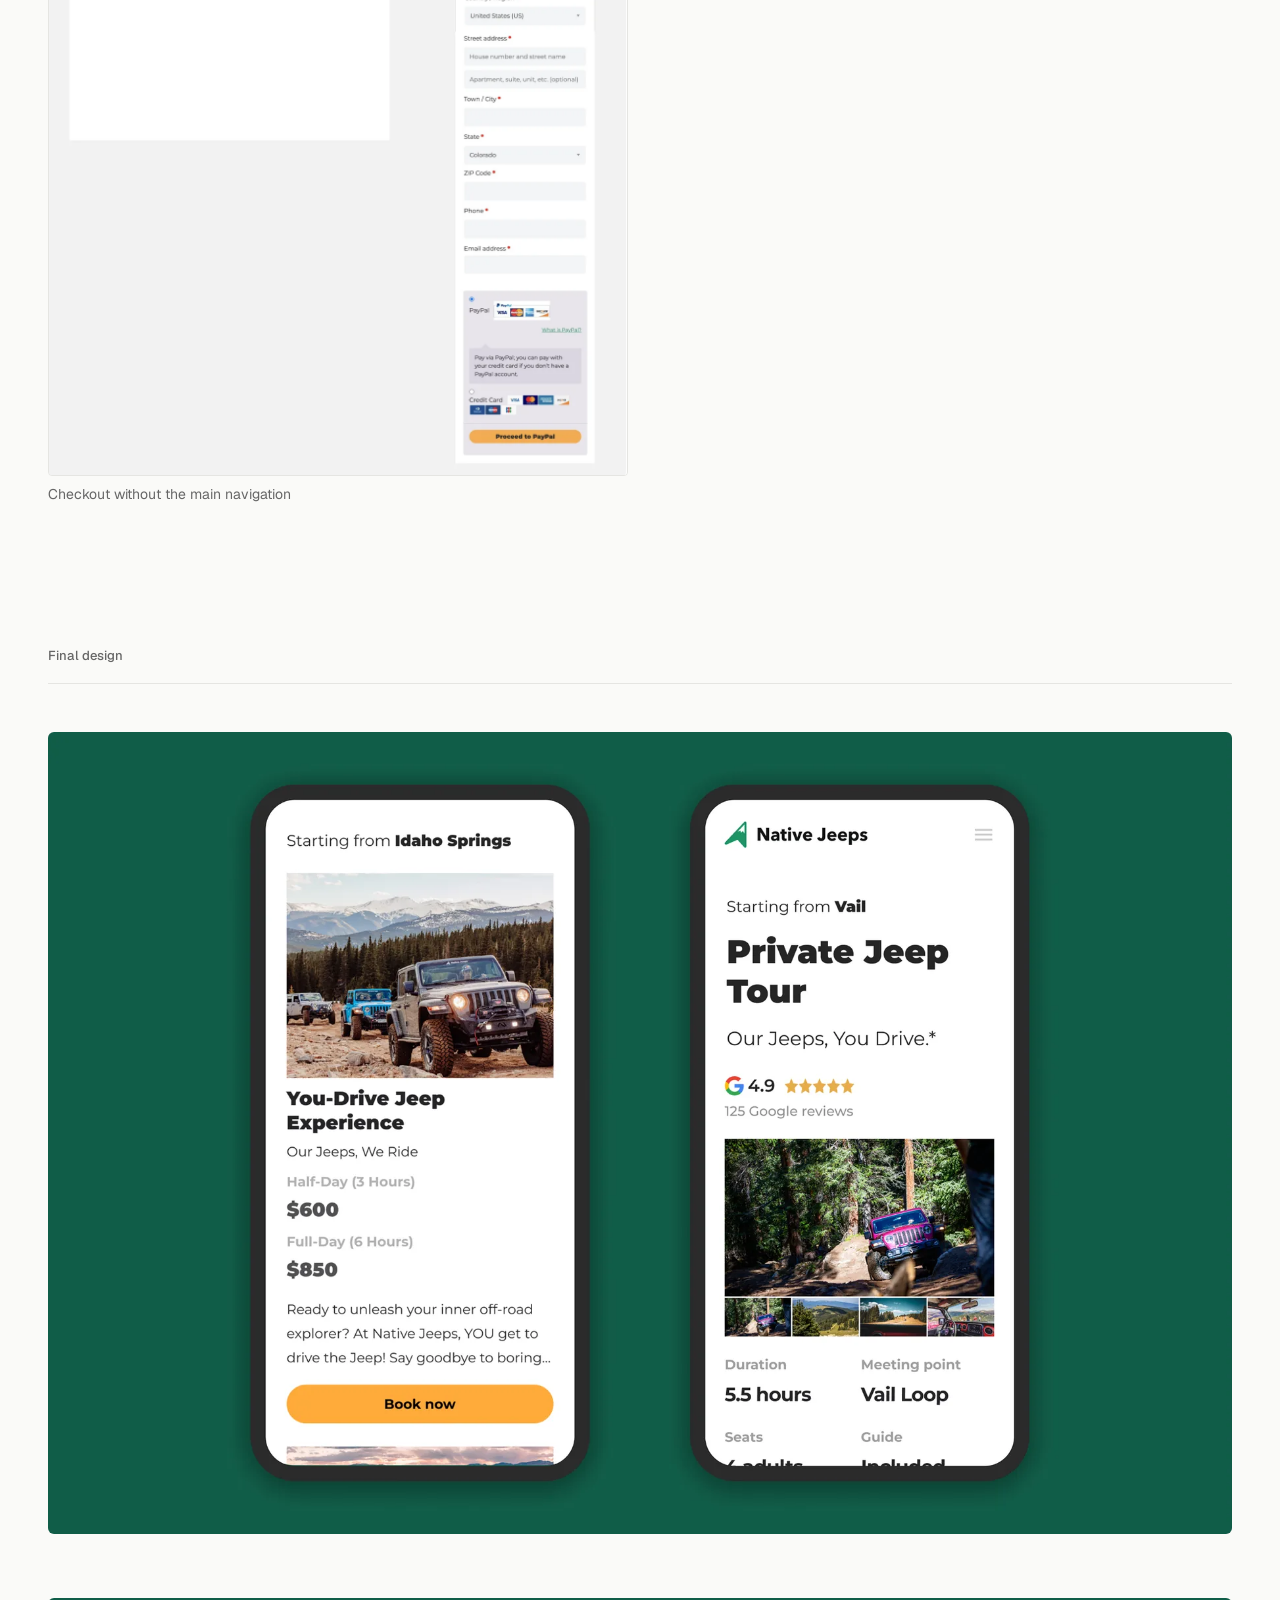
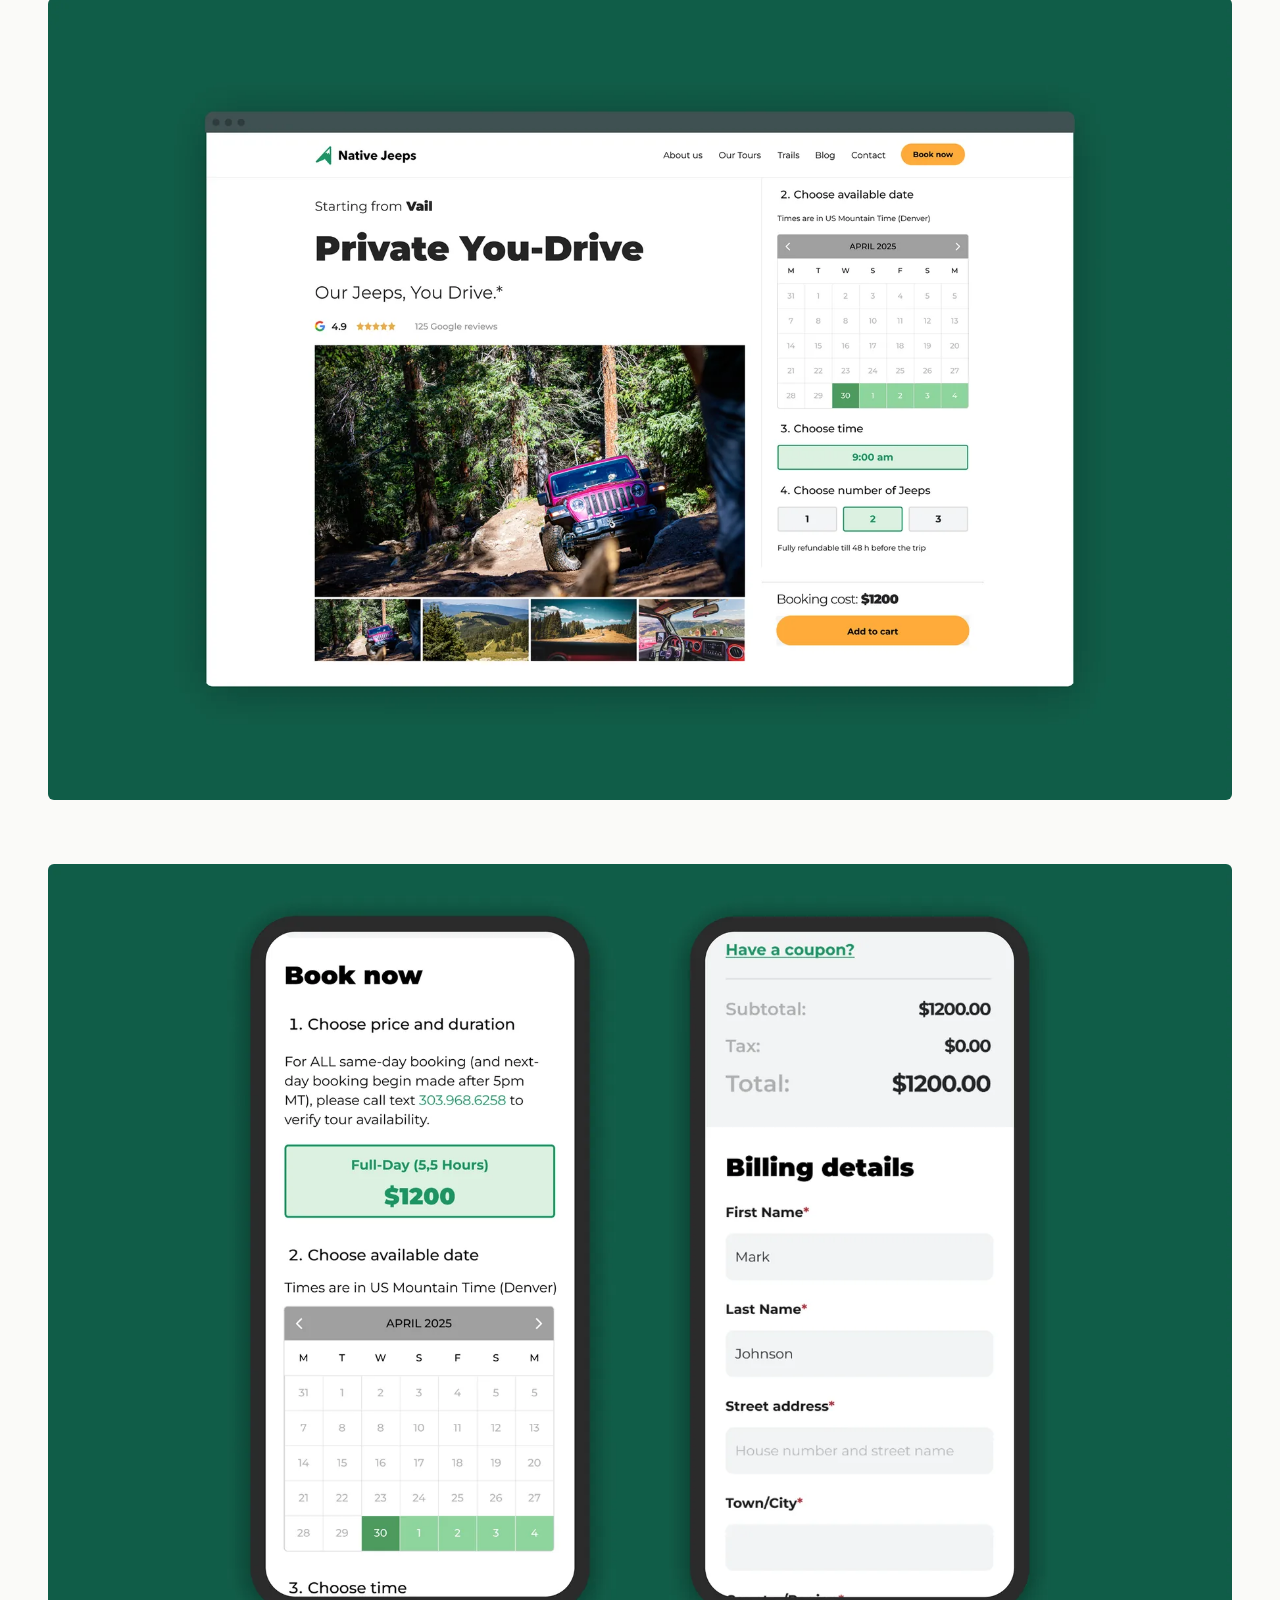
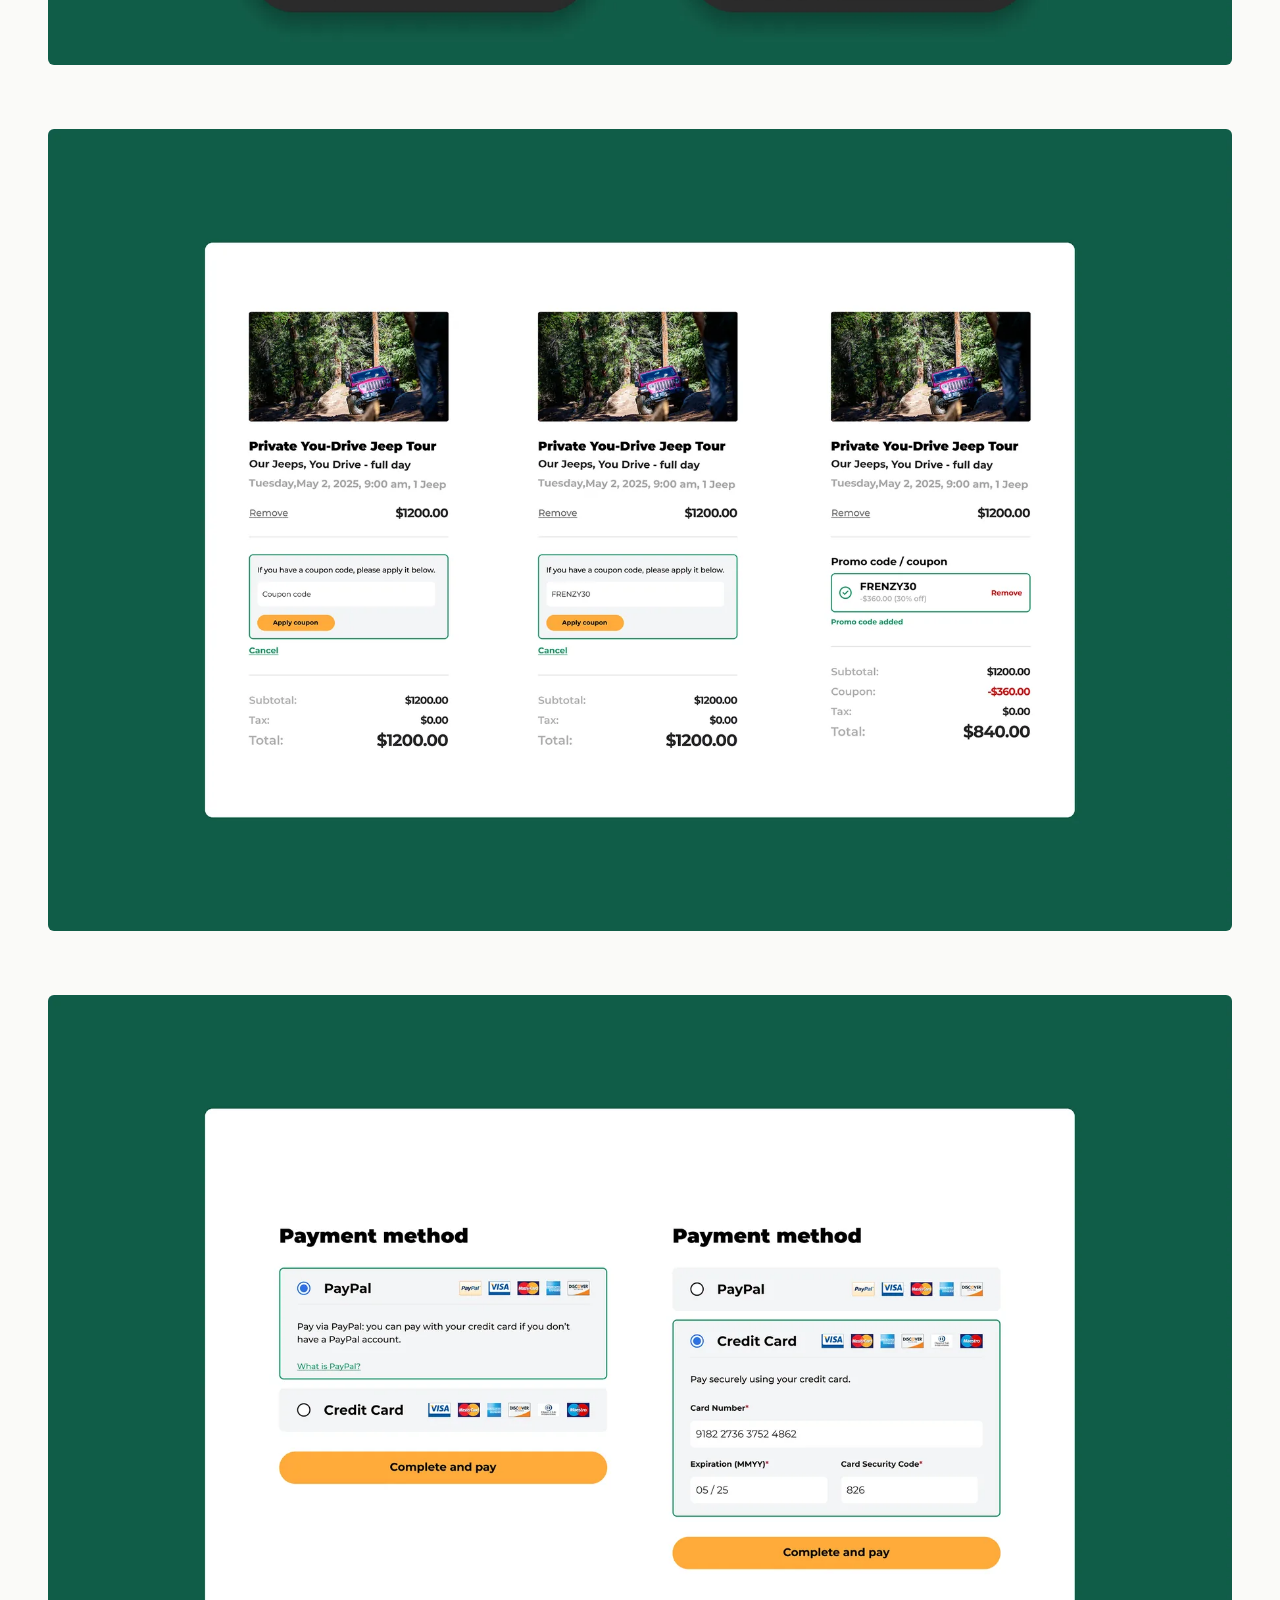
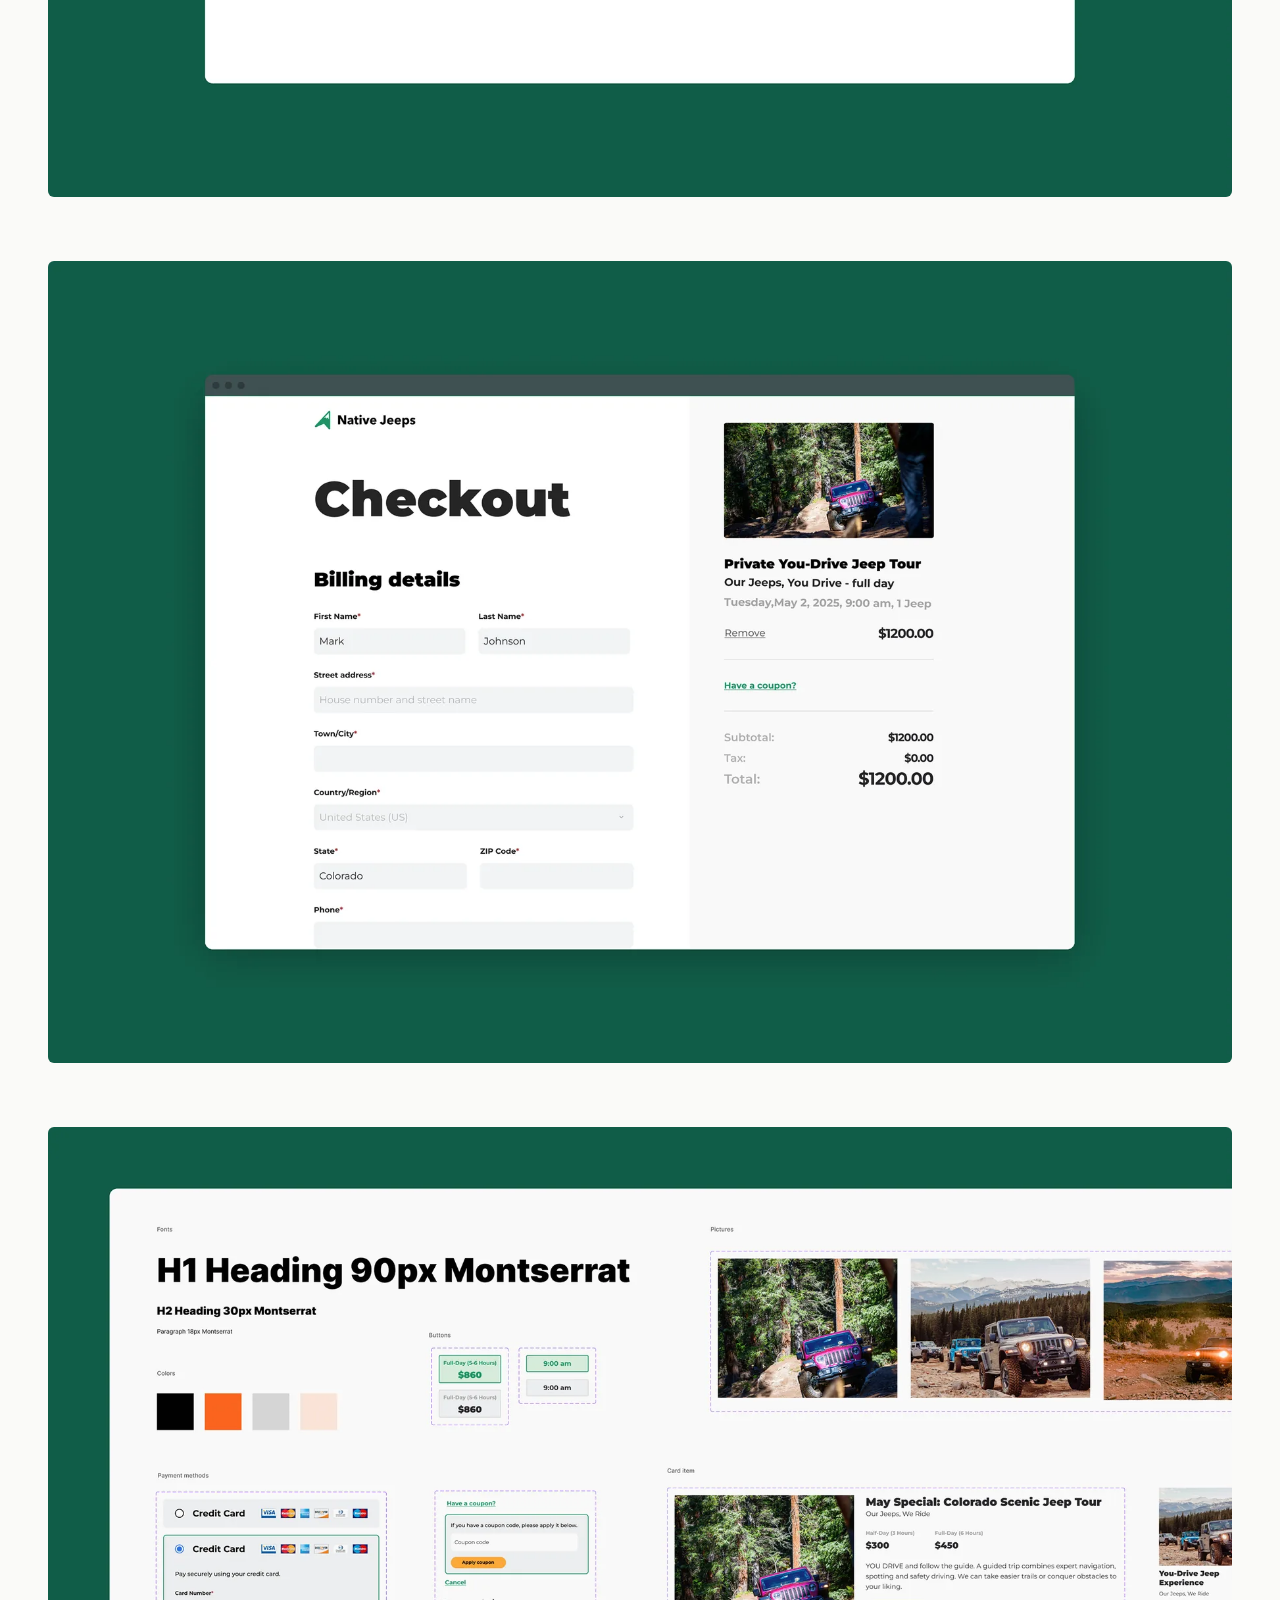
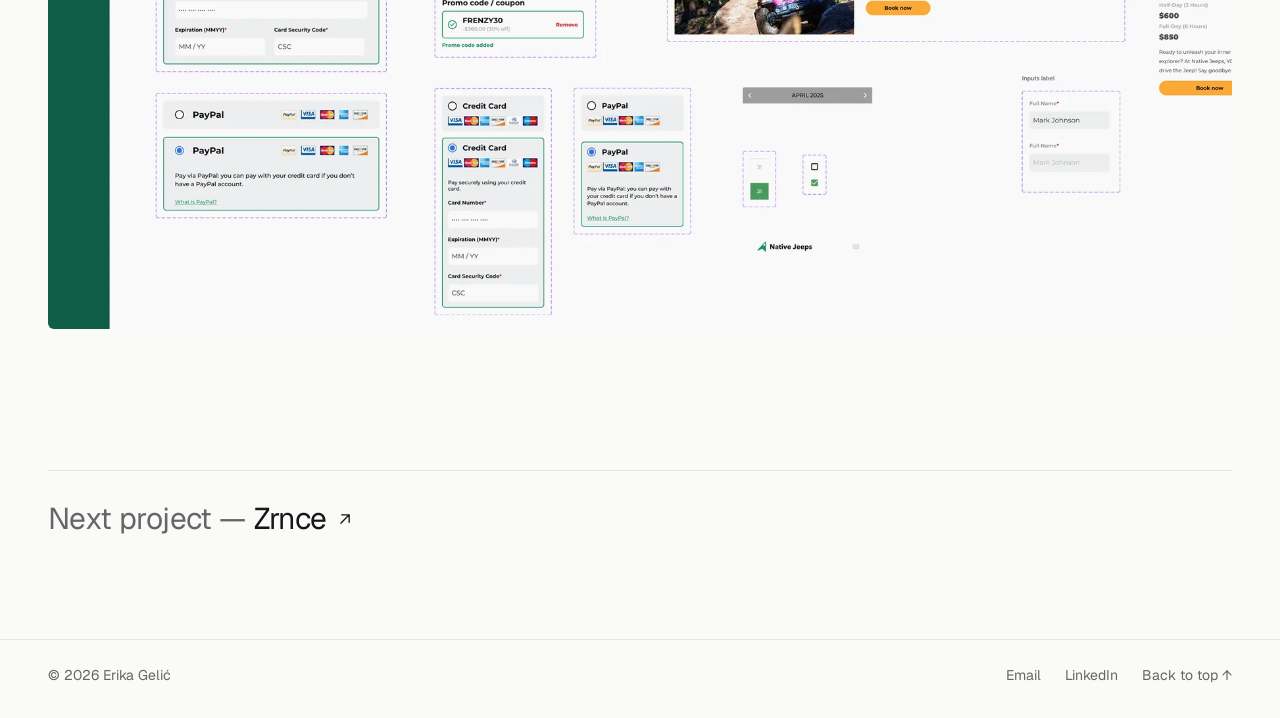
<file: case-study/native-jeeps.html>
<!doctype html>
<html lang="en">
<head>
<meta charset="utf-8">
<meta name="viewport" content="width=device-width, initial-scale=1, viewport-fit=cover">
<title>Native Jeeps · Erika Gelić</title>
<meta name="description" content="A redesign of the Native Jeeps booking experience, covering tour discovery, date and time selection, vehicles and participants, and checkout, on desktop and mobile.">
<meta name="author" content="Erika Gelić">
<meta name="theme-color" content="#fafaf8">
<meta property="og:type" content="website">
<meta property="og:locale" content="en_US">
<meta property="og:title" content="Native Jeeps · Erika Gelić">
<meta property="og:description" content="A redesign of the Native Jeeps booking experience, covering tour discovery, date and time selection, vehicles and participants, and checkout, on desktop and mobile.">
<meta property="og:image" content="../assets/images/native-jeeps/tours-mobile.webp">
<meta name="twitter:card" content="summary_large_image">
<link rel="icon" type="image/svg+xml" href="../assets/favicon.svg">
<link rel="alternate" hreflang="hr" href="../hr/case-study/native-jeeps.html">
<link rel="preload" href="../assets/fonts/geist-latin-wght-normal.woff2" as="font" type="font/woff2" crossorigin>
<link rel="stylesheet" href="../assets/styles.css">
</head>
<body id="top">
<a class="skip" href="#main">Skip to content</a>
<header class="top">
  <div class="wrap top-in">
    <a class="brand" href="../index.html">Erika Gelić</a>
    <nav class="menu" aria-label="Main">
      <a href="../index.html#work">Work</a><span class="sep" aria-hidden="true">/</span><a href="../index.html#about">About</a><span class="sep" aria-hidden="true">/</span><a href="../index.html#contact">Contact</a>
      <a class="lang" href="../hr/case-study/native-jeeps.html" hreflang="hr" lang="hr" aria-label="Hrvatski">HR</a>
    </nav>
  </div>
</header>

<main id="main">
  <div class="wrap cs-bar"><a class="back" href="../index.html#p-native-jeeps"><svg class="ico" viewBox="0 0 24 24" fill="none" stroke="currentColor" stroke-width="1.6" stroke-linecap="round" stroke-linejoin="round" aria-hidden="true" focusable="false"><path d="M20 12H4M10 6l-6 6 6 6"/></svg>All work</a></div>

  <header class="wrap cs-intro">
    <p class="label">UX/UI Design · Booking Experience</p>
    <h1>Native Jeeps</h1>
    <p class="cs-desc">A redesign of the Native Jeeps booking experience, covering tour discovery, date and time selection, vehicles and participants, and checkout, on desktop and mobile.</p>
    <h2 class="sr">Project information</h2>
    <dl class="cs-meta"><div><dt>My role</dt><dd>UX/UI design</dd></div><div><dt>Project type</dt><dd>Booking experience</dd></div><div><dt>Platform</dt><dd>Web, desktop and mobile</dd></div><div><dt>Year</dt><dd>2025</dd></div></dl>
  </header>

  <section class="wrap cs-text" aria-labelledby="s-ch">
    <h2 id="s-ch" class="label">The challenge</h2>
    <p>Booking a tour involves several decisions in a row: which tour, which date and time, how many vehicles and people, and how to pay. Each step needed to be easy to understand, with the price and the next action always clear.</p>
  </section>

  <section class="wrap cs-text" aria-labelledby="s-ap">
    <h2 id="s-ap" class="label">My approach</h2>
    <div class="cs-text-body"><p>I analysed FareHarbor, an established booking system, and adopted the patterns that support decisions: tour cards with photo, price and duration for quick comparison, a tour page that brings reviews, gallery and key details together, and a calendar that reveals available time slots for the selected date. On the tour page, the booking panel stays in view while scrolling, vehicle and participant selection updates the total price, and the checkout drops the main navigation so the final step stays focused.</p><p>Studying a proven system before designing helped me separate the patterns that genuinely help people decide from those that only add noise.</p></div>
  </section>

  <section class="cs-process" aria-labelledby="s-pr">
    <div class="wrap"><h2 id="s-pr" class="label label--rule">Process</h2>
    <div class="pr-block">
      <div class="pr-head"><h3>Analysing a comparable booking system</h3><p>FareHarbor screens annotated with the patterns worth adopting: tour cards, key details, reviews and date-based availability.</p></div>
      <div class="pr-figs pr-figs--2"><figure><img src="../assets/images/native-jeeps/research-cards.webp" alt="FareHarbor: tour cards with photos make the offer quick to scan" width="1486" height="1406" loading="lazy" decoding="async" onerror="this.replaceWith(Object.assign(document.createElement('div'),{className:'fallback',textContent:'image unavailable'}))"><figcaption>FareHarbor: tour cards with photos make the offer quick to scan</figcaption></figure><figure><img src="../assets/images/native-jeeps/research-tour.webp" alt="FareHarbor: reviews, gallery, key information and calendar on one tour page" width="1574" height="1784" loading="lazy" decoding="async" onerror="this.replaceWith(Object.assign(document.createElement('div'),{className:'fallback',textContent:'image unavailable'}))"><figcaption>FareHarbor: reviews, gallery, key information and calendar on one tour page</figcaption></figure><figure><img src="../assets/images/native-jeeps/research-date.webp" alt="FareHarbor: selecting a date reveals the available time slots" width="1706" height="1804" loading="lazy" decoding="async" onerror="this.replaceWith(Object.assign(document.createElement('div'),{className:'fallback',textContent:'image unavailable'}))"><figcaption>FareHarbor: selecting a date reveals the available time slots</figcaption></figure><figure><img src="../assets/images/native-jeeps/research-plan.webp" alt="FareHarbor: number of people and a running price summary" width="1800" height="1520" loading="lazy" decoding="async" onerror="this.replaceWith(Object.assign(document.createElement('div'),{className:'fallback',textContent:'image unavailable'}))"><figcaption>FareHarbor: number of people and a running price summary</figcaption></figure></div>
    </div>
    <div class="pr-block">
      <div class="pr-head"><h3>Wireframes</h3><p>Low-fidelity desktop and mobile wireframes covering the full flow, from the tour list to checkout.</p></div>
      <div class="pr-figs pr-figs--2"><figure><img src="../assets/images/native-jeeps/wf-tours.webp" alt="Tour list with photos, price and duration" width="1556" height="1726" loading="lazy" decoding="async" onerror="this.replaceWith(Object.assign(document.createElement('div'),{className:'fallback',textContent:'image unavailable'}))"><figcaption>Tour list with photos, price and duration</figcaption></figure><figure><img src="../assets/images/native-jeeps/wf-tour-page.webp" alt="Tour page with a booking calendar that stays fixed on scroll" width="1558" height="1678" loading="lazy" decoding="async" onerror="this.replaceWith(Object.assign(document.createElement('div'),{className:'fallback',textContent:'image unavailable'}))"><figcaption>Tour page with a booking calendar that stays fixed on scroll</figcaption></figure><figure><img src="../assets/images/native-jeeps/wf-tour-booking.webp" alt="Choosing a time slot and tour type" width="1378" height="1678" loading="lazy" decoding="async" onerror="this.replaceWith(Object.assign(document.createElement('div'),{className:'fallback',textContent:'image unavailable'}))"><figcaption>Choosing a time slot and tour type</figcaption></figure><figure><img src="../assets/images/native-jeeps/wf-vehicles.webp" alt="Number of vehicles, adults and children" width="1800" height="1498" loading="lazy" decoding="async" onerror="this.replaceWith(Object.assign(document.createElement('div'),{className:'fallback',textContent:'image unavailable'}))"><figcaption>Number of vehicles, adults and children</figcaption></figure><figure><img src="../assets/images/native-jeeps/wf-checkout.webp" alt="Checkout without the main navigation" width="1176" height="1692" loading="lazy" decoding="async" onerror="this.replaceWith(Object.assign(document.createElement('div'),{className:'fallback',textContent:'image unavailable'}))"><figcaption>Checkout without the main navigation</figcaption></figure></div>
    </div>
    </div>
  </section>

  <section class="cs-final" aria-labelledby="s-fd">
    <div class="wrap"><h2 id="s-fd" class="label label--rule">Final design</h2></div>
    <div class="wrap gallery">
      <img class="fd" src="../assets/images/native-jeeps/tours-mobile.webp" alt="Tour list on mobile with photo, price and duration on each card" width="1800" height="1219" onerror="this.replaceWith(Object.assign(document.createElement('div'),{className:'fallback',textContent:'image unavailable'}))">
      <img class="fd" src="../assets/images/native-jeeps/tour-desktop.webp" alt="Tour page with date, time slot and jeep selection" width="1800" height="1219" loading="lazy" decoding="async" onerror="this.replaceWith(Object.assign(document.createElement('div'),{className:'fallback',textContent:'image unavailable'}))">
      <img class="fd" src="../assets/images/native-jeeps/booking-mobile.webp" alt="Booking and billing details on mobile" width="1800" height="1219" loading="lazy" decoding="async" onerror="this.replaceWith(Object.assign(document.createElement('div'),{className:'fallback',textContent:'image unavailable'}))">
      <img class="fd" src="../assets/images/native-jeeps/cart-coupon.webp" alt="Cart with coupon states" width="1800" height="1219" loading="lazy" decoding="async" onerror="this.replaceWith(Object.assign(document.createElement('div'),{className:'fallback',textContent:'image unavailable'}))">
      <img class="fd" src="../assets/images/native-jeeps/payment.webp" alt="Payment method selection" width="1800" height="1219" loading="lazy" decoding="async" onerror="this.replaceWith(Object.assign(document.createElement('div'),{className:'fallback',textContent:'image unavailable'}))">
      <img class="fd" src="../assets/images/native-jeeps/checkout.webp" alt="Checkout without the main navigation" width="1800" height="1219" loading="lazy" decoding="async" onerror="this.replaceWith(Object.assign(document.createElement('div'),{className:'fallback',textContent:'image unavailable'}))">
      <img class="fd" src="../assets/images/native-jeeps/style-guide.webp" alt="Native Jeeps style guide" width="1800" height="1219" loading="lazy" decoding="async" onerror="this.replaceWith(Object.assign(document.createElement('div'),{className:'fallback',textContent:'image unavailable'}))">
    </div>
  </section>

  <nav class="wrap cs-next" aria-label="Next project">
    <a href="zrnce.html" rel="next"><span class="nx-k">Next project —</span> <span class="nx-t">Zrnce</span><svg class="ico" viewBox="0 0 24 24" fill="none" stroke="currentColor" stroke-width="1.6" stroke-linecap="round" stroke-linejoin="round" aria-hidden="true" focusable="false"><path d="M7 17L17 7M8 7h9v9"/></svg></a>
  </nav>
</main>

<footer class="foot">
  <div class="wrap foot-in">
    <span>© 2026 Erika Gelić</span>
    <span class="foot-links"><a href="mailto:erika.gelic12@gmail.com">Email</a><a href="https://www.linkedin.com/in/erika-geli%C4%87-491b18253/" target="_blank" rel="noopener">LinkedIn<span class="sr">(opens in a new tab)</span></a><a href="#top">Back to top ↑</a></span>
  </div>
</footer>
<script src="../assets/main.js"></script>
</body>
</html>
</file>
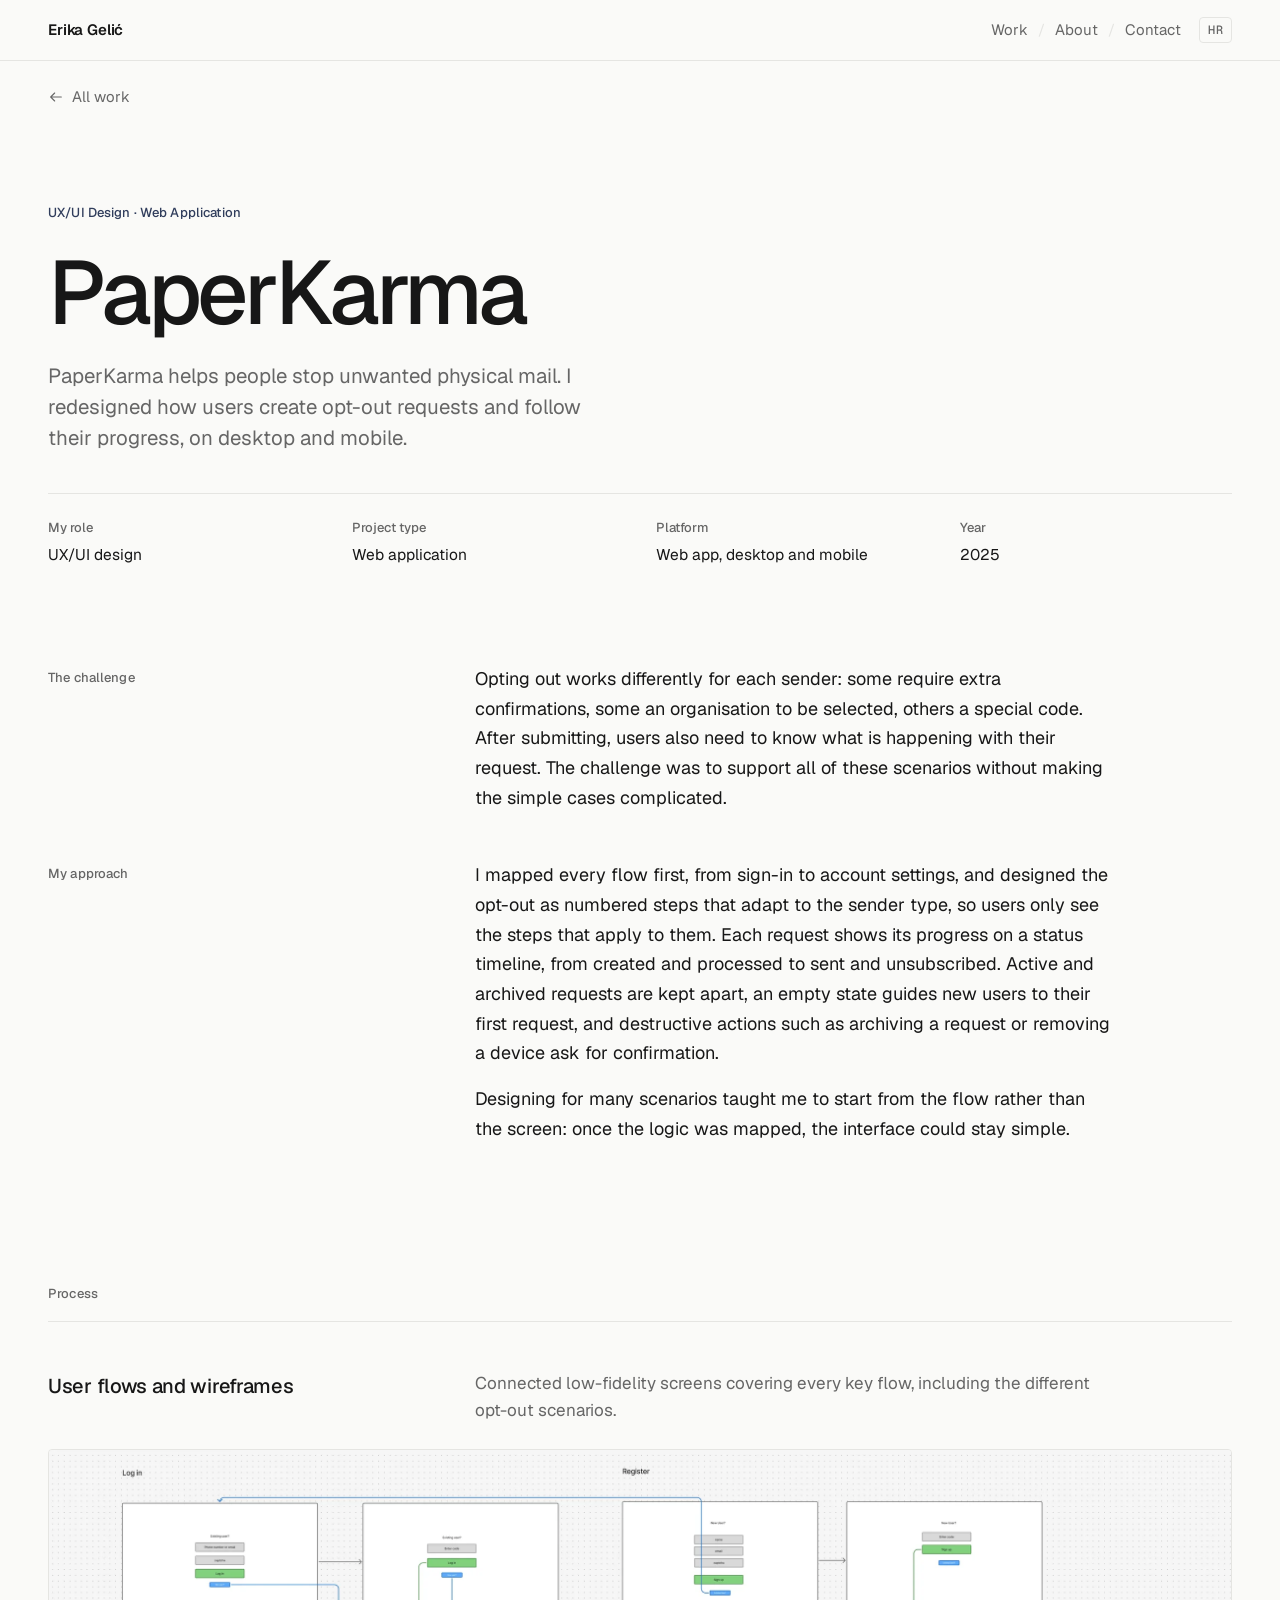
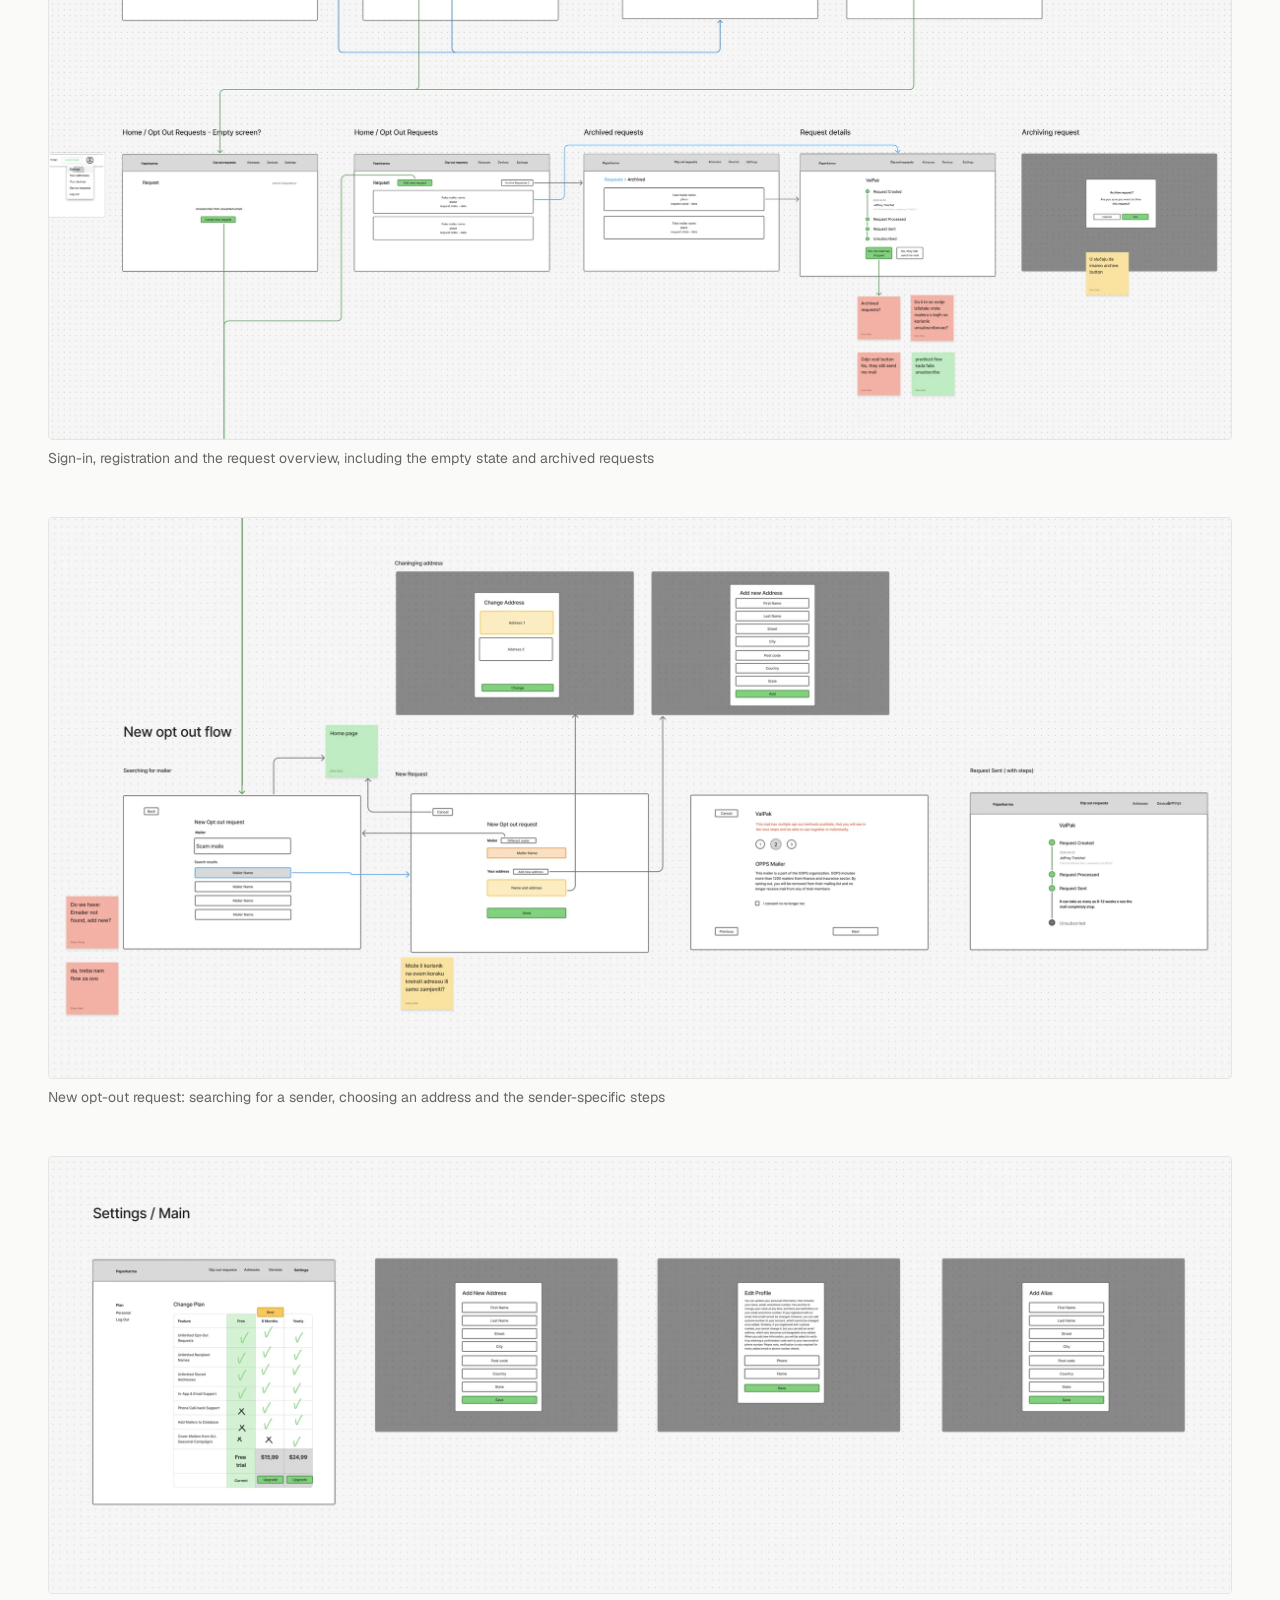
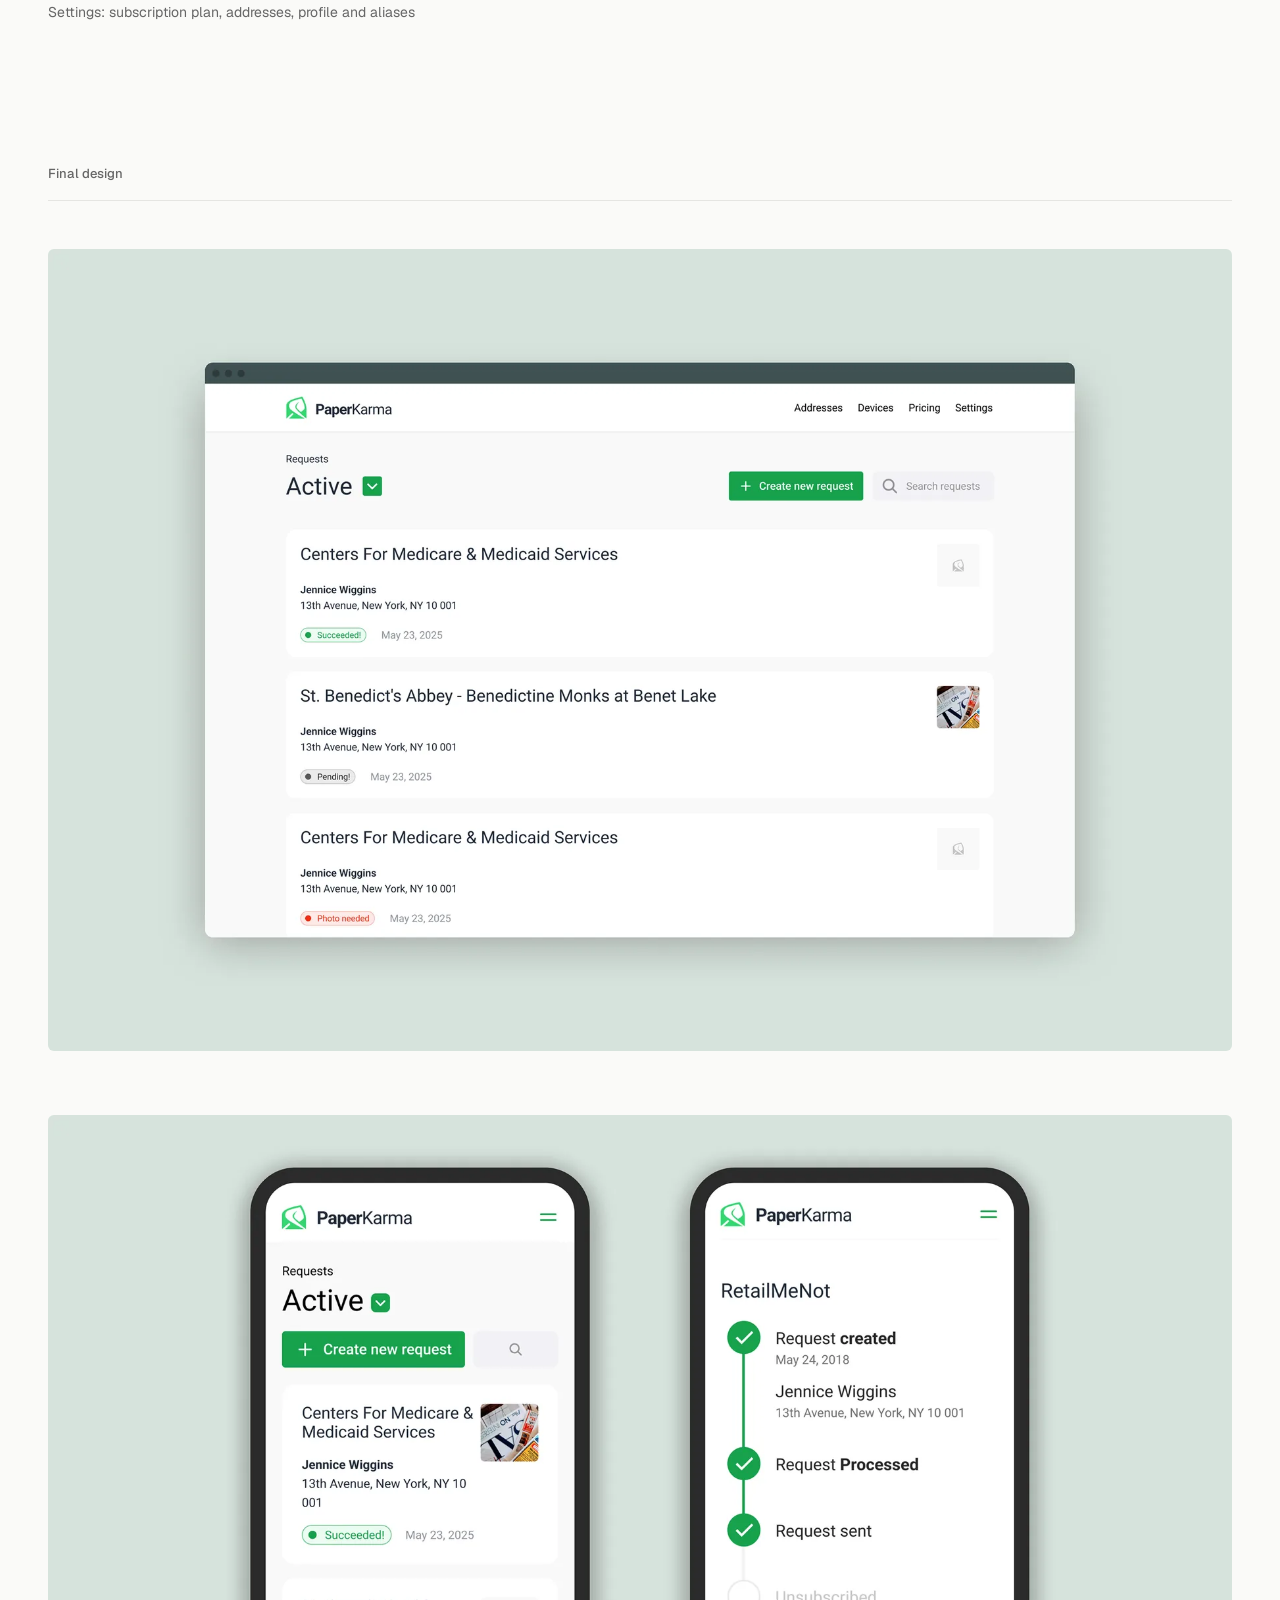
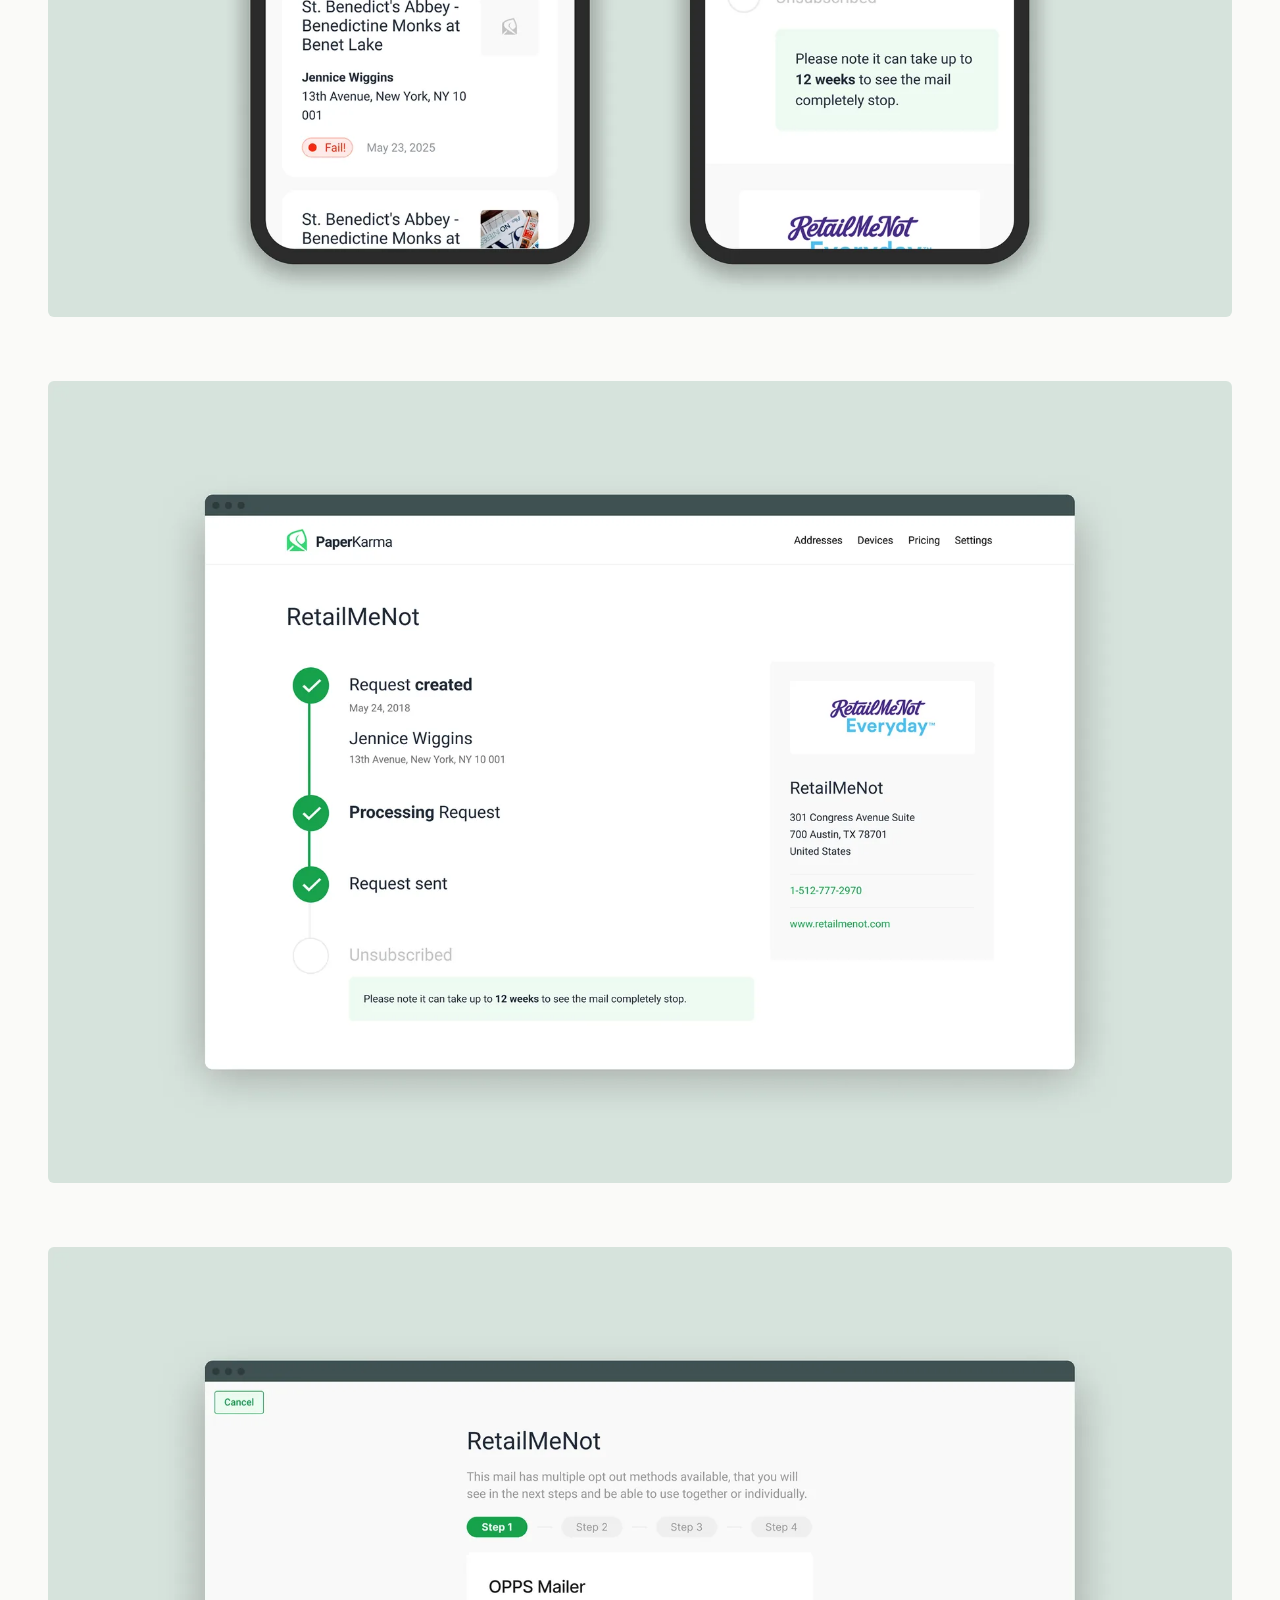
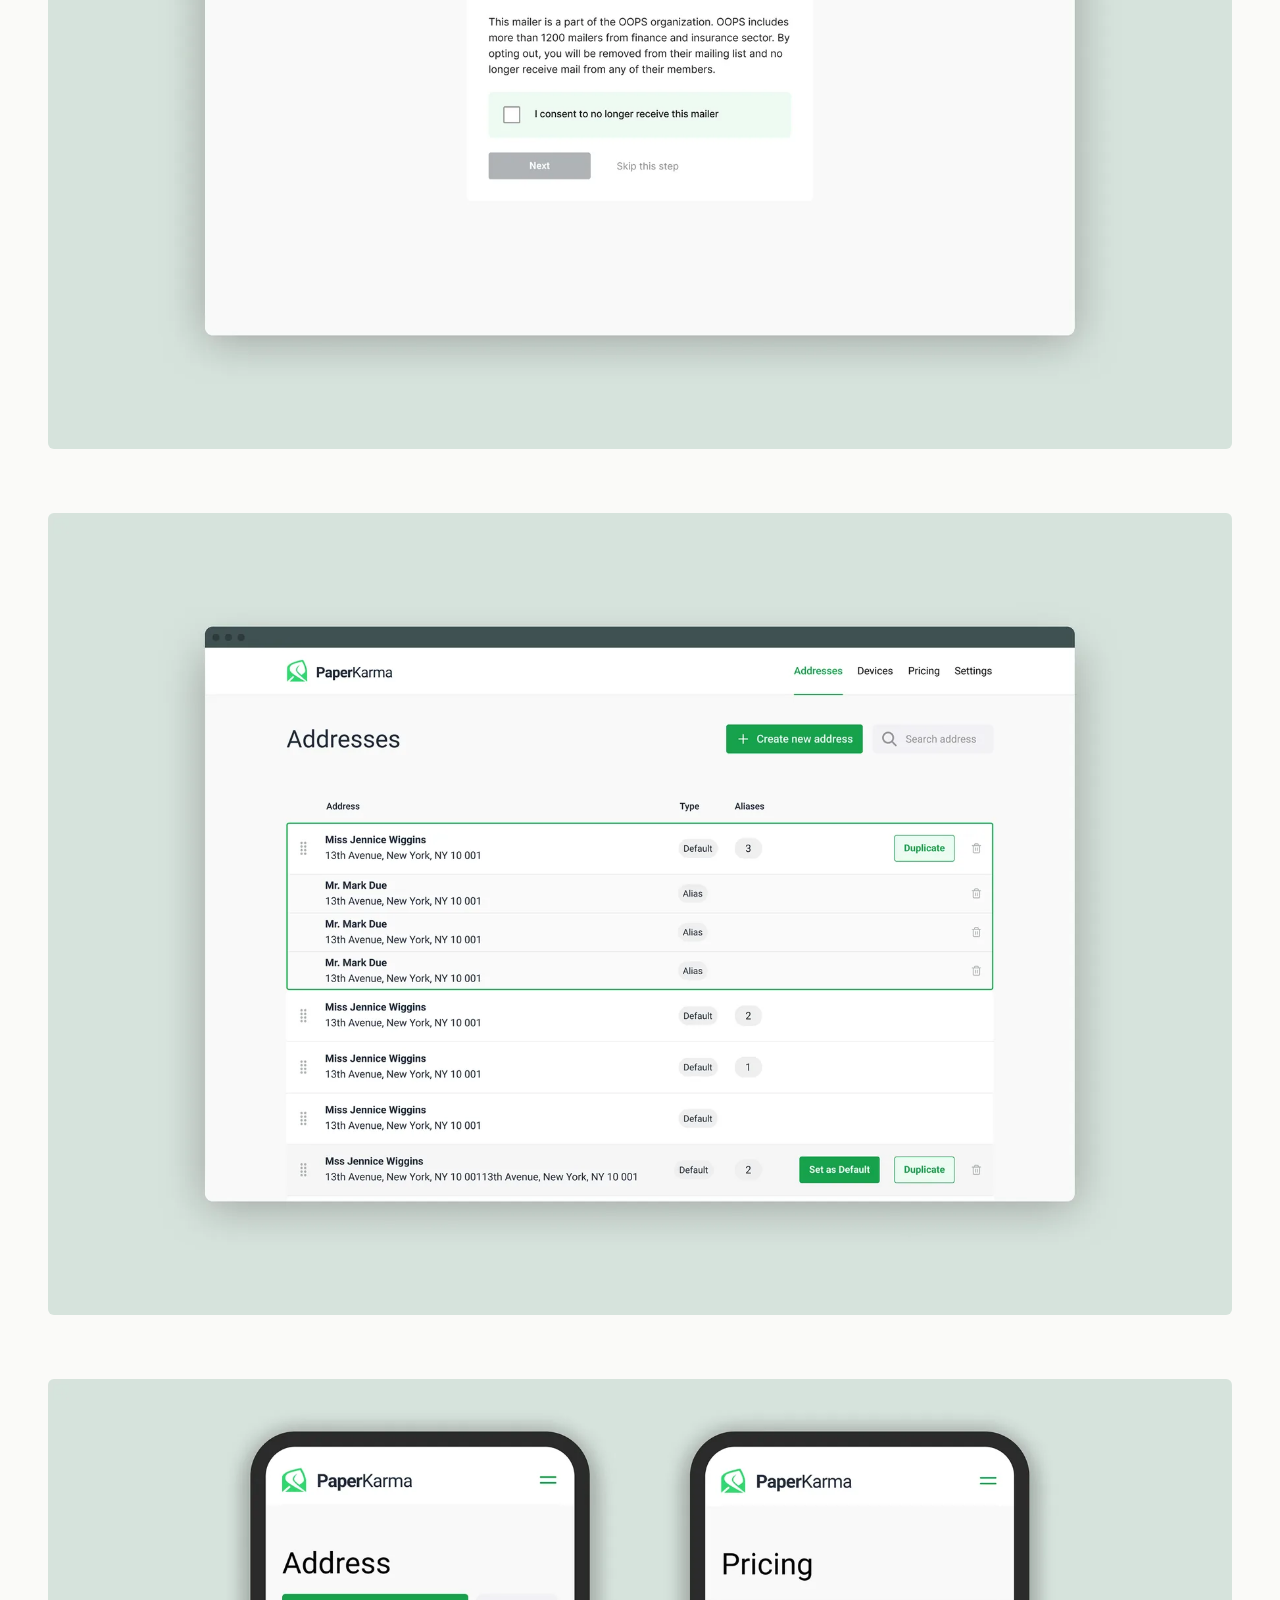
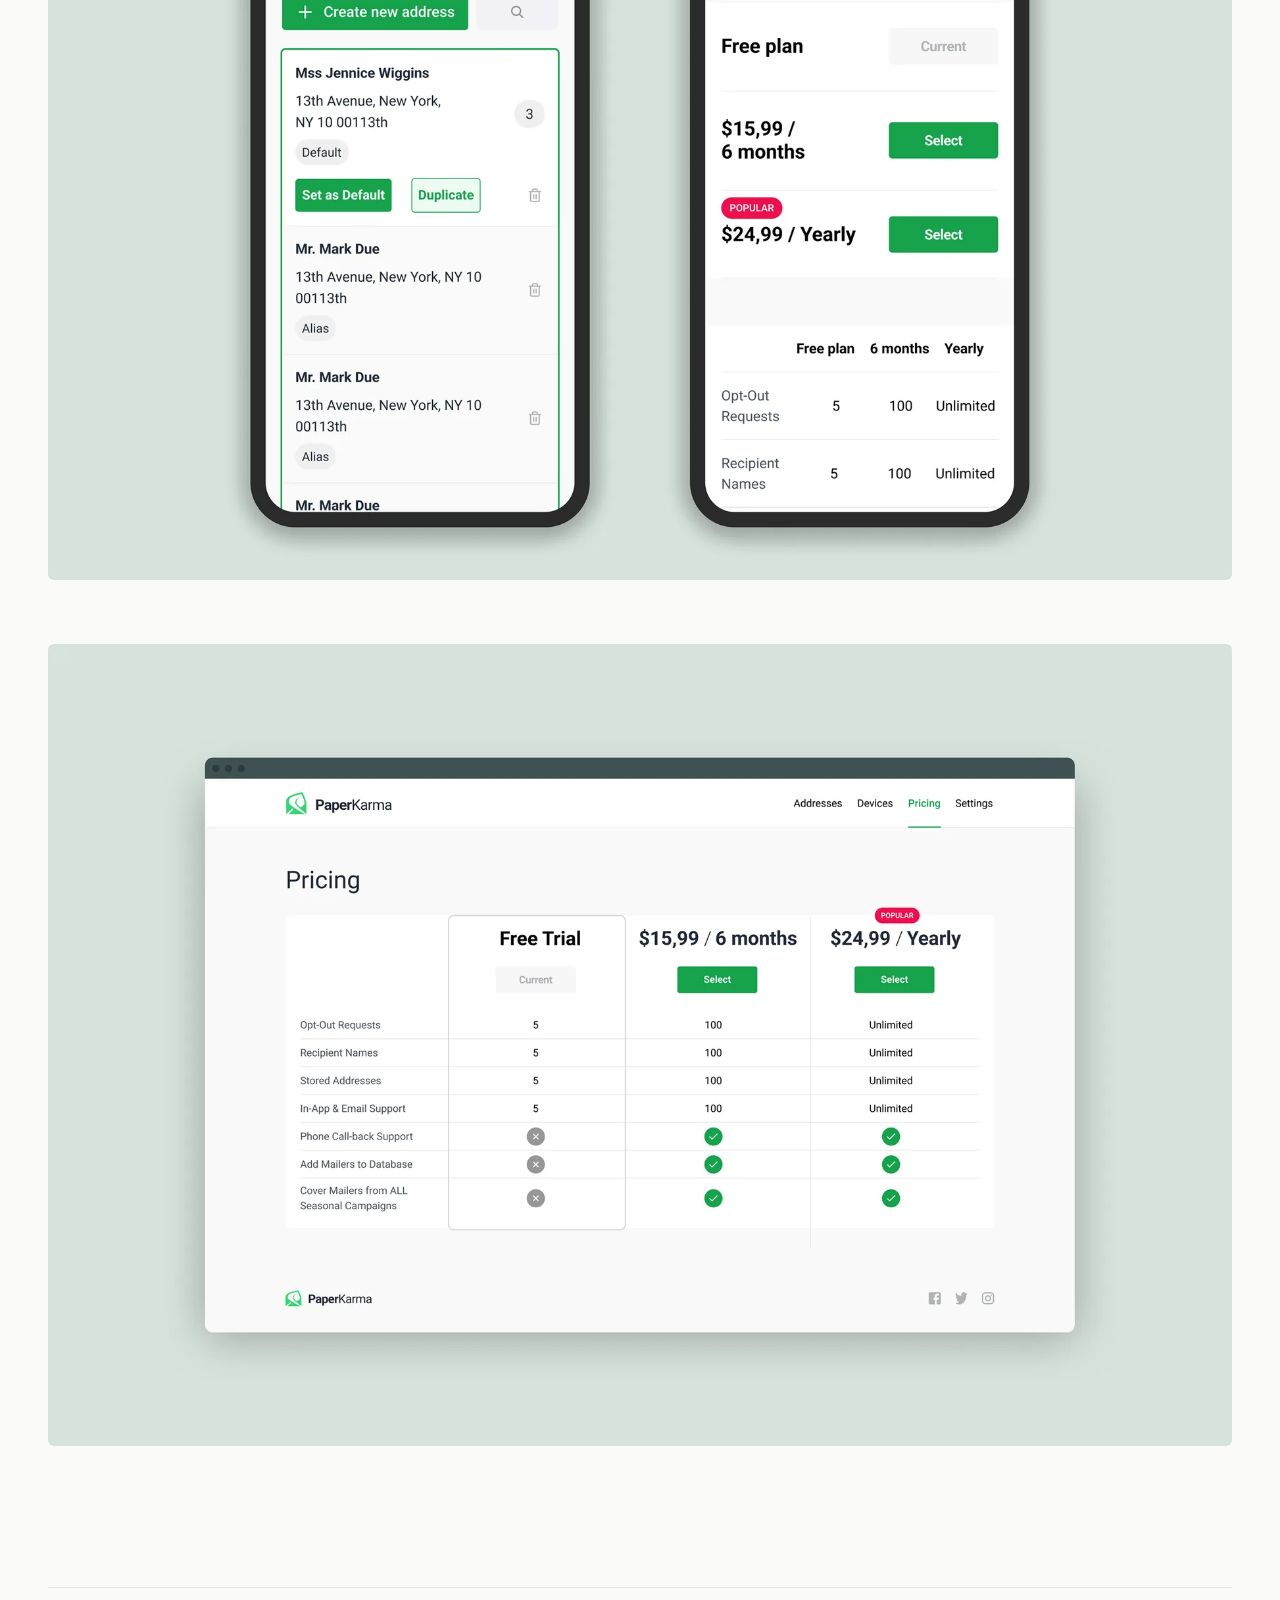
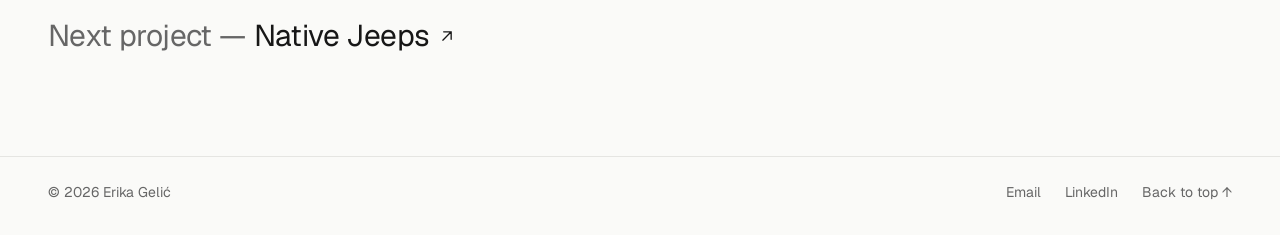
<file: case-study/paperkarma.html>
<!doctype html>
<html lang="en">
<head>
<meta charset="utf-8">
<meta name="viewport" content="width=device-width, initial-scale=1, viewport-fit=cover">
<title>PaperKarma · Erika Gelić</title>
<meta name="description" content="PaperKarma helps people stop unwanted physical mail. I redesigned how users create opt-out requests and follow their progress, on desktop and mobile.">
<meta name="author" content="Erika Gelić">
<meta name="theme-color" content="#fafaf8">
<meta property="og:type" content="website">
<meta property="og:locale" content="en_US">
<meta property="og:title" content="PaperKarma · Erika Gelić">
<meta property="og:description" content="PaperKarma helps people stop unwanted physical mail. I redesigned how users create opt-out requests and follow their progress, on desktop and mobile.">
<meta property="og:image" content="../assets/images/paperkarma/requests-desktop.webp">
<meta name="twitter:card" content="summary_large_image">
<link rel="icon" type="image/svg+xml" href="../assets/favicon.svg">
<link rel="alternate" hreflang="hr" href="../hr/case-study/paperkarma.html">
<link rel="preload" href="../assets/fonts/geist-latin-wght-normal.woff2" as="font" type="font/woff2" crossorigin>
<link rel="stylesheet" href="../assets/styles.css">
</head>
<body id="top">
<a class="skip" href="#main">Skip to content</a>
<header class="top">
  <div class="wrap top-in">
    <a class="brand" href="../index.html">Erika Gelić</a>
    <nav class="menu" aria-label="Main">
      <a href="../index.html#work">Work</a><span class="sep" aria-hidden="true">/</span><a href="../index.html#about">About</a><span class="sep" aria-hidden="true">/</span><a href="../index.html#contact">Contact</a>
      <a class="lang" href="../hr/case-study/paperkarma.html" hreflang="hr" lang="hr" aria-label="Hrvatski">HR</a>
    </nav>
  </div>
</header>

<main id="main">
  <div class="wrap cs-bar"><a class="back" href="../index.html#p-paperkarma"><svg class="ico" viewBox="0 0 24 24" fill="none" stroke="currentColor" stroke-width="1.6" stroke-linecap="round" stroke-linejoin="round" aria-hidden="true" focusable="false"><path d="M20 12H4M10 6l-6 6 6 6"/></svg>All work</a></div>

  <header class="wrap cs-intro">
    <p class="label">UX/UI Design · Web Application</p>
    <h1>PaperKarma</h1>
    <p class="cs-desc">PaperKarma helps people stop unwanted physical mail. I redesigned how users create opt-out requests and follow their progress, on desktop and mobile.</p>
    <h2 class="sr">Project information</h2>
    <dl class="cs-meta"><div><dt>My role</dt><dd>UX/UI design</dd></div><div><dt>Project type</dt><dd>Web application</dd></div><div><dt>Platform</dt><dd>Web app, desktop and mobile</dd></div><div><dt>Year</dt><dd>2025</dd></div></dl>
  </header>

  <section class="wrap cs-text" aria-labelledby="s-ch">
    <h2 id="s-ch" class="label">The challenge</h2>
    <p>Opting out works differently for each sender: some require extra confirmations, some an organisation to be selected, others a special code. After submitting, users also need to know what is happening with their request. The challenge was to support all of these scenarios without making the simple cases complicated.</p>
  </section>

  <section class="wrap cs-text" aria-labelledby="s-ap">
    <h2 id="s-ap" class="label">My approach</h2>
    <div class="cs-text-body"><p>I mapped every flow first, from sign-in to account settings, and designed the opt-out as numbered steps that adapt to the sender type, so users only see the steps that apply to them. Each request shows its progress on a status timeline, from created and processed to sent and unsubscribed. Active and archived requests are kept apart, an empty state guides new users to their first request, and destructive actions such as archiving a request or removing a device ask for confirmation.</p><p>Designing for many scenarios taught me to start from the flow rather than the screen: once the logic was mapped, the interface could stay simple.</p></div>
  </section>

  <section class="cs-process" aria-labelledby="s-pr">
    <div class="wrap"><h2 id="s-pr" class="label label--rule">Process</h2>
    <div class="pr-block">
      <div class="pr-head"><h3>User flows and wireframes</h3><p>Connected low-fidelity screens covering every key flow, including the different opt-out scenarios.</p></div>
      <div class="pr-figs pr-figs--1"><figure><img src="../assets/images/paperkarma/wf-login-requests.webp" alt="Sign-in, registration and the request overview, including the empty state and archived requests" width="2400" height="1197" loading="lazy" decoding="async" onerror="this.replaceWith(Object.assign(document.createElement('div'),{className:'fallback',textContent:'image unavailable'}))"><figcaption>Sign-in, registration and the request overview, including the empty state and archived requests</figcaption></figure><figure><img src="../assets/images/paperkarma/wf-opt-out-flow.webp" alt="New opt-out request: searching for a sender, choosing an address and the sender-specific steps" width="2400" height="1136" loading="lazy" decoding="async" onerror="this.replaceWith(Object.assign(document.createElement('div'),{className:'fallback',textContent:'image unavailable'}))"><figcaption>New opt-out request: searching for a sender, choosing an address and the sender-specific steps</figcaption></figure><figure><img src="../assets/images/paperkarma/wf-settings.webp" alt="Settings: subscription plan, addresses, profile and aliases" width="2400" height="886" loading="lazy" decoding="async" onerror="this.replaceWith(Object.assign(document.createElement('div'),{className:'fallback',textContent:'image unavailable'}))"><figcaption>Settings: subscription plan, addresses, profile and aliases</figcaption></figure></div>
    </div>
    </div>
  </section>

  <section class="cs-final" aria-labelledby="s-fd">
    <div class="wrap"><h2 id="s-fd" class="label label--rule">Final design</h2></div>
    <div class="wrap gallery">
      <img class="fd" src="../assets/images/paperkarma/requests-desktop.webp" alt="Request list with status labels" width="1800" height="1219" onerror="this.replaceWith(Object.assign(document.createElement('div'),{className:'fallback',textContent:'image unavailable'}))">
      <img class="fd" src="../assets/images/paperkarma/requests-mobile.webp" alt="Requests and status timeline on mobile" width="1800" height="1219" loading="lazy" decoding="async" onerror="this.replaceWith(Object.assign(document.createElement('div'),{className:'fallback',textContent:'image unavailable'}))">
      <img class="fd" src="../assets/images/paperkarma/request-timeline.webp" alt="Request detail with status timeline" width="1800" height="1219" loading="lazy" decoding="async" onerror="this.replaceWith(Object.assign(document.createElement('div'),{className:'fallback',textContent:'image unavailable'}))">
      <img class="fd" src="../assets/images/paperkarma/opt-out-steps.webp" alt="Opt-out flow in four steps" width="1800" height="1219" loading="lazy" decoding="async" onerror="this.replaceWith(Object.assign(document.createElement('div'),{className:'fallback',textContent:'image unavailable'}))">
      <img class="fd" src="../assets/images/paperkarma/addresses.webp" alt="Addresses and aliases" width="1800" height="1219" loading="lazy" decoding="async" onerror="this.replaceWith(Object.assign(document.createElement('div'),{className:'fallback',textContent:'image unavailable'}))">
      <img class="fd" src="../assets/images/paperkarma/address-pricing-mobile.webp" alt="Addresses and pricing on mobile" width="1800" height="1219" loading="lazy" decoding="async" onerror="this.replaceWith(Object.assign(document.createElement('div'),{className:'fallback',textContent:'image unavailable'}))">
      <img class="fd" src="../assets/images/paperkarma/pricing.webp" alt="Pricing plans" width="1800" height="1219" loading="lazy" decoding="async" onerror="this.replaceWith(Object.assign(document.createElement('div'),{className:'fallback',textContent:'image unavailable'}))">
    </div>
  </section>

  <nav class="wrap cs-next" aria-label="Next project">
    <a href="native-jeeps.html" rel="next"><span class="nx-k">Next project —</span> <span class="nx-t">Native Jeeps</span><svg class="ico" viewBox="0 0 24 24" fill="none" stroke="currentColor" stroke-width="1.6" stroke-linecap="round" stroke-linejoin="round" aria-hidden="true" focusable="false"><path d="M7 17L17 7M8 7h9v9"/></svg></a>
  </nav>
</main>

<footer class="foot">
  <div class="wrap foot-in">
    <span>© 2026 Erika Gelić</span>
    <span class="foot-links"><a href="mailto:erika.gelic12@gmail.com">Email</a><a href="https://www.linkedin.com/in/erika-geli%C4%87-491b18253/" target="_blank" rel="noopener">LinkedIn<span class="sr">(opens in a new tab)</span></a><a href="#top">Back to top ↑</a></span>
  </div>
</footer>
<script src="../assets/main.js"></script>
</body>
</html>
</file>
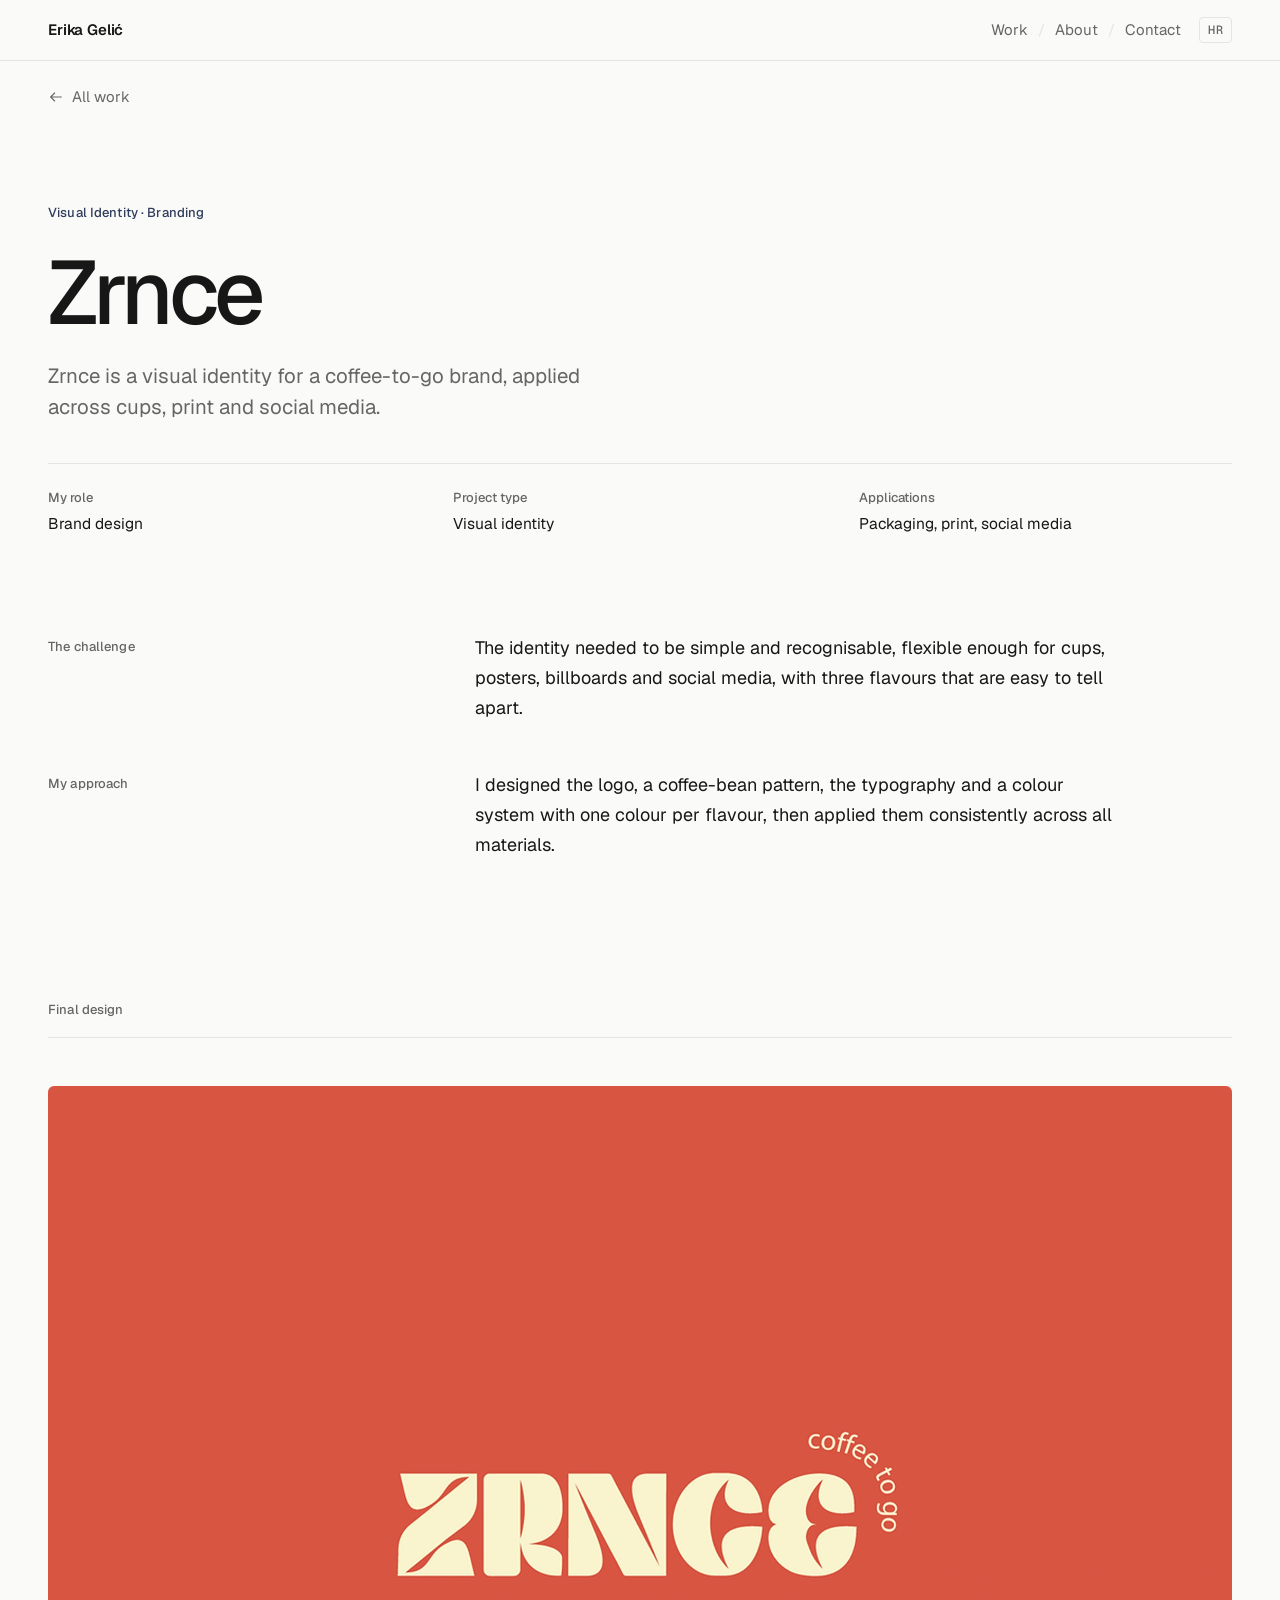
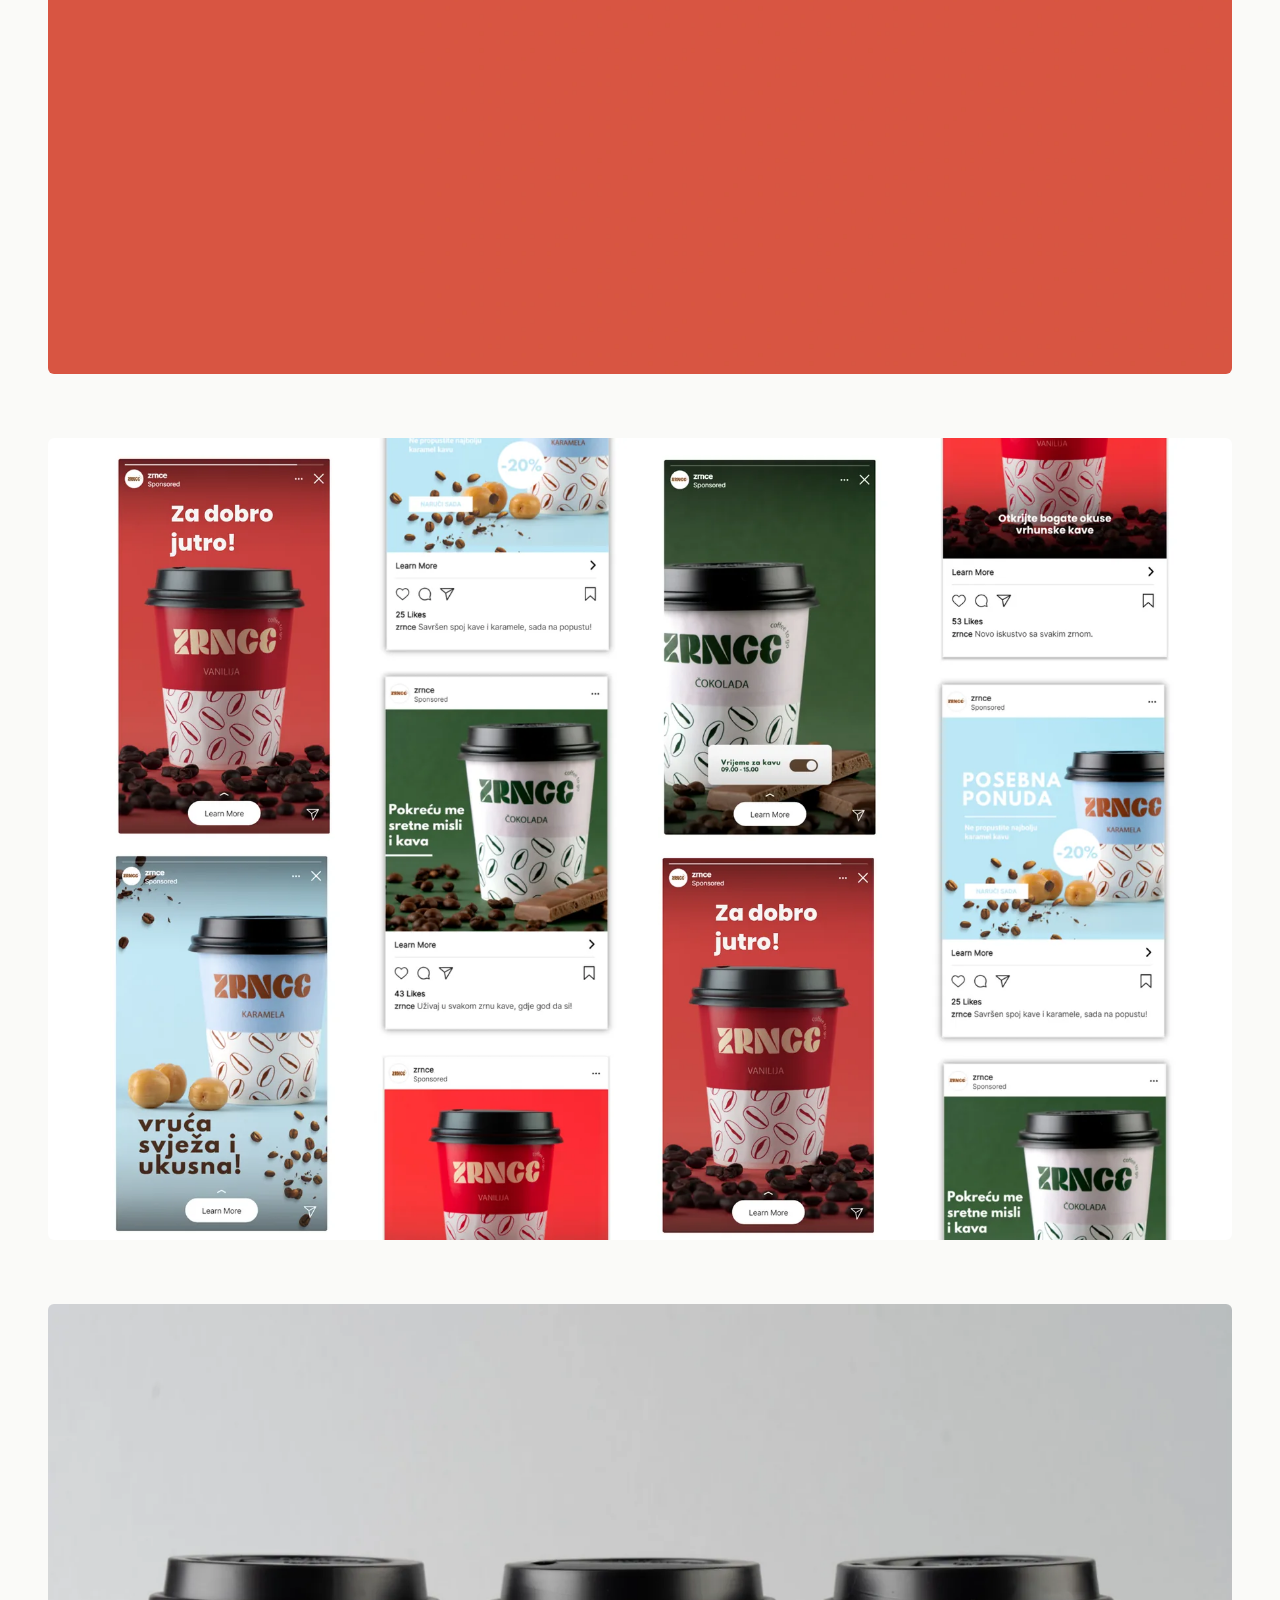
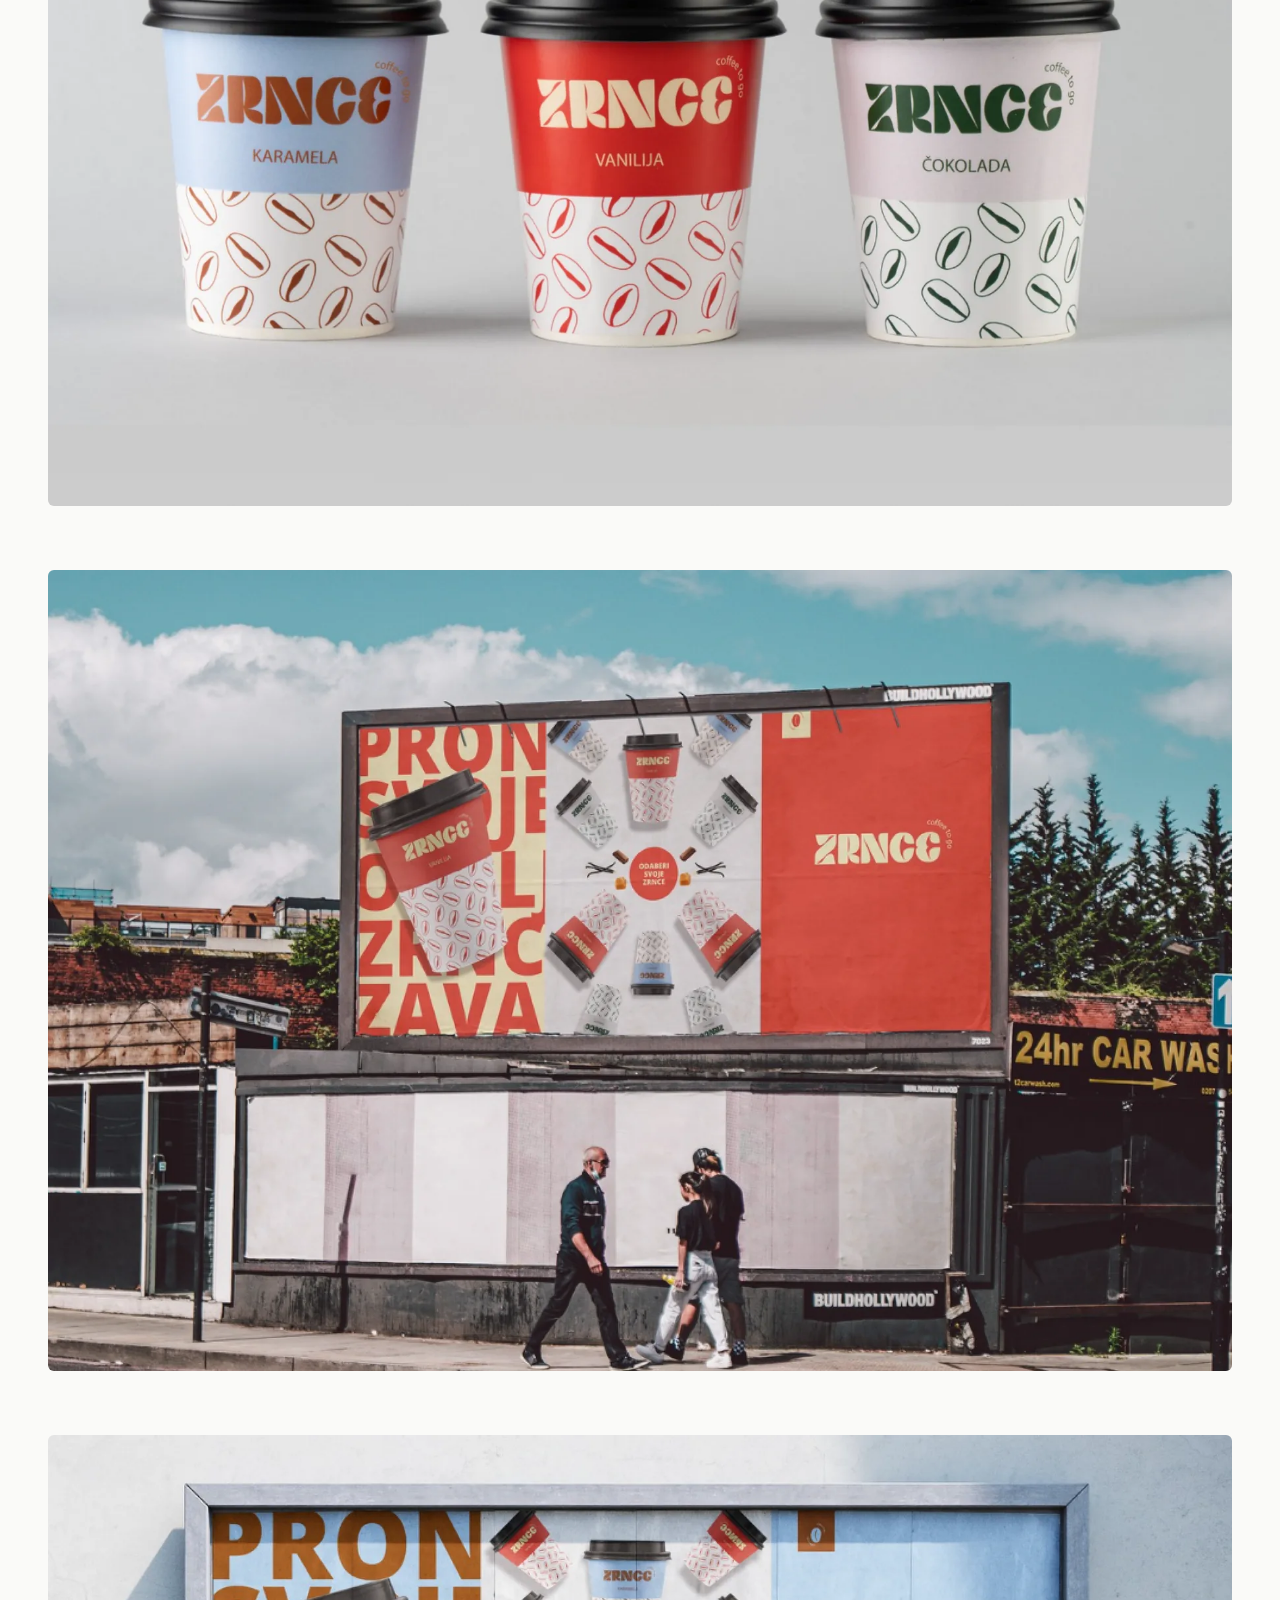
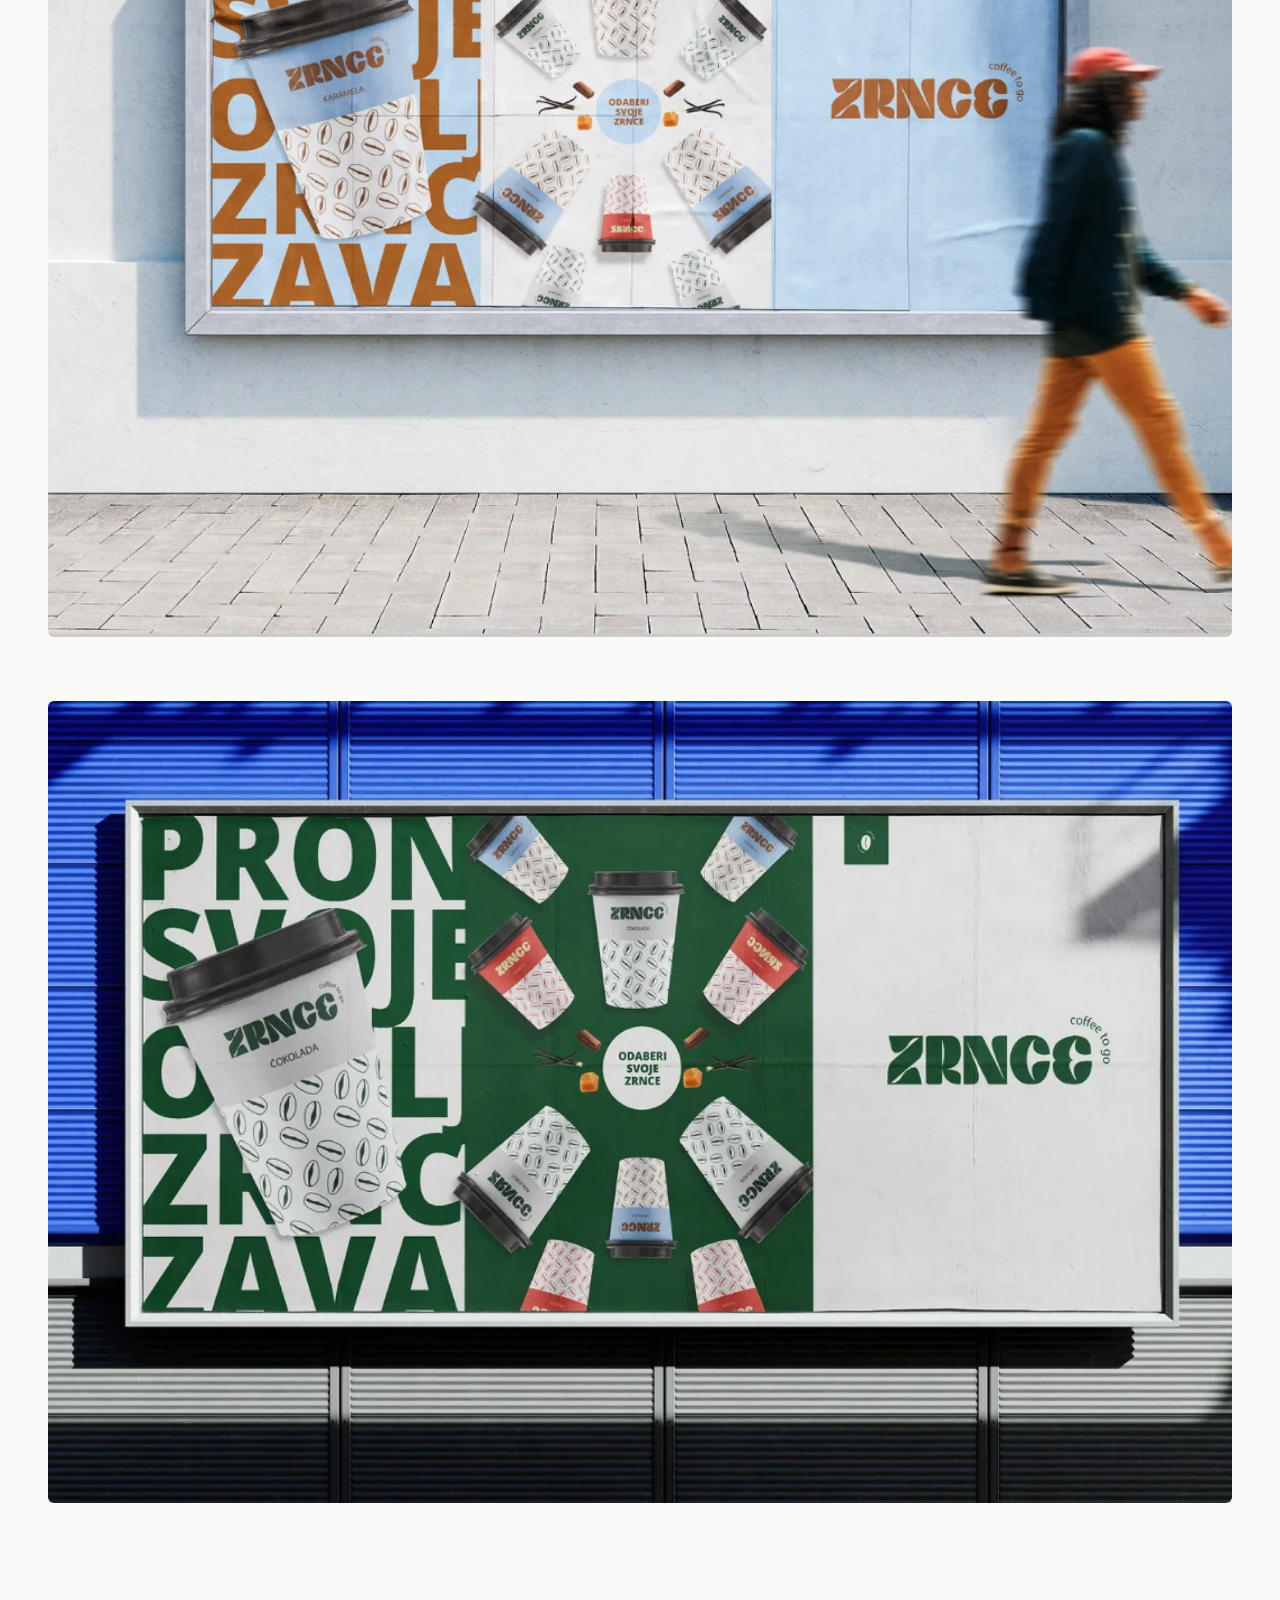
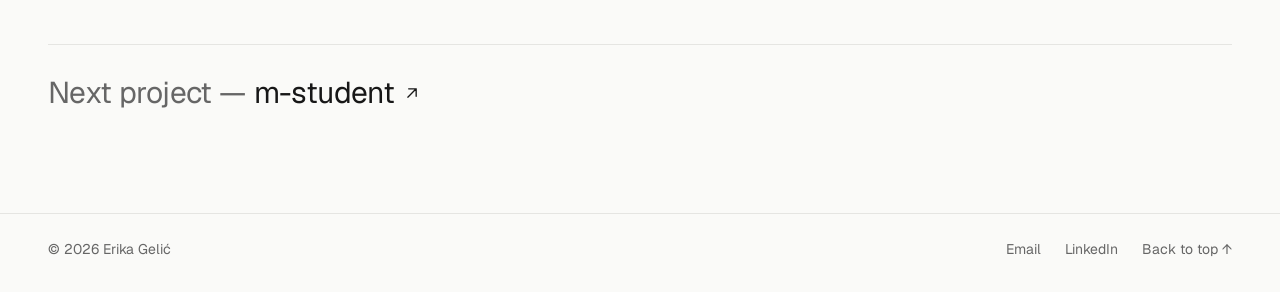
<file: case-study/zrnce.html>
<!doctype html>
<html lang="en">
<head>
<meta charset="utf-8">
<meta name="viewport" content="width=device-width, initial-scale=1, viewport-fit=cover">
<title>Zrnce · Erika Gelić</title>
<meta name="description" content="Zrnce is a visual identity for a coffee-to-go brand, applied across cups, print and social media.">
<meta name="author" content="Erika Gelić">
<meta name="theme-color" content="#fafaf8">
<meta property="og:type" content="website">
<meta property="og:locale" content="en_US">
<meta property="og:title" content="Zrnce · Erika Gelić">
<meta property="og:description" content="Zrnce is a visual identity for a coffee-to-go brand, applied across cups, print and social media.">
<meta property="og:image" content="../assets/images/zrnce/cover.webp">
<meta name="twitter:card" content="summary_large_image">
<link rel="icon" type="image/svg+xml" href="../assets/favicon.svg">
<link rel="alternate" hreflang="hr" href="../hr/case-study/zrnce.html">
<link rel="preload" href="../assets/fonts/geist-latin-wght-normal.woff2" as="font" type="font/woff2" crossorigin>
<link rel="stylesheet" href="../assets/styles.css">
</head>
<body id="top">
<a class="skip" href="#main">Skip to content</a>
<header class="top">
  <div class="wrap top-in">
    <a class="brand" href="../index.html">Erika Gelić</a>
    <nav class="menu" aria-label="Main">
      <a href="../index.html#work">Work</a><span class="sep" aria-hidden="true">/</span><a href="../index.html#about">About</a><span class="sep" aria-hidden="true">/</span><a href="../index.html#contact">Contact</a>
      <a class="lang" href="../hr/case-study/zrnce.html" hreflang="hr" lang="hr" aria-label="Hrvatski">HR</a>
    </nav>
  </div>
</header>

<main id="main">
  <div class="wrap cs-bar"><a class="back" href="../index.html#other-title"><svg class="ico" viewBox="0 0 24 24" fill="none" stroke="currentColor" stroke-width="1.6" stroke-linecap="round" stroke-linejoin="round" aria-hidden="true" focusable="false"><path d="M20 12H4M10 6l-6 6 6 6"/></svg>All work</a></div>

  <header class="wrap cs-intro">
    <p class="label">Visual Identity · Branding</p>
    <h1>Zrnce</h1>
    <p class="cs-desc">Zrnce is a visual identity for a coffee-to-go brand, applied across cups, print and social media.</p>
    <h2 class="sr">Project information</h2>
    <dl class="cs-meta"><div><dt>My role</dt><dd>Brand design</dd></div><div><dt>Project type</dt><dd>Visual identity</dd></div><div><dt>Applications</dt><dd>Packaging, print, social media</dd></div></dl>
  </header>

  <section class="wrap cs-text" aria-labelledby="s-ch">
    <h2 id="s-ch" class="label">The challenge</h2>
    <p>The identity needed to be simple and recognisable, flexible enough for cups, posters, billboards and social media, with three flavours that are easy to tell apart.</p>
  </section>

  <section class="wrap cs-text" aria-labelledby="s-ap">
    <h2 id="s-ap" class="label">My approach</h2>
    <div class="cs-text-body"><p>I designed the logo, a coffee-bean pattern, the typography and a colour system with one colour per flavour, then applied them consistently across all materials.</p></div>
  </section>

  <section class="cs-final" aria-labelledby="s-fd">
    <div class="wrap"><h2 id="s-fd" class="label label--rule">Final design</h2></div>
    <div class="wrap gallery">
      <img class="fd" src="../assets/images/zrnce/cover.webp" alt="Zrnce logo" width="2240" height="1680" onerror="this.replaceWith(Object.assign(document.createElement('div'),{className:'fallback',textContent:'image unavailable'}))">
      <img class="fd" src="../assets/images/zrnce/social.webp" alt="Instagram posts and stories" width="1800" height="1219" loading="lazy" decoding="async" onerror="this.replaceWith(Object.assign(document.createElement('div'),{className:'fallback',textContent:'image unavailable'}))">
      <img class="fd" src="../assets/images/zrnce/cups.webp" alt="Cups for three flavours" width="1800" height="1219" loading="lazy" decoding="async" onerror="this.replaceWith(Object.assign(document.createElement('div'),{className:'fallback',textContent:'image unavailable'}))">
      <img class="fd" src="../assets/images/zrnce/billboard-red.webp" alt="Billboard campaign" width="1800" height="1219" loading="lazy" decoding="async" onerror="this.replaceWith(Object.assign(document.createElement('div'),{className:'fallback',textContent:'image unavailable'}))">
      <img class="fd" src="../assets/images/zrnce/poster-blue.webp" alt="Poster, caramel flavour" width="1800" height="1219" loading="lazy" decoding="async" onerror="this.replaceWith(Object.assign(document.createElement('div'),{className:'fallback',textContent:'image unavailable'}))">
      <img class="fd" src="../assets/images/zrnce/billboard-green.webp" alt="Billboard, chocolate flavour" width="1800" height="1219" loading="lazy" decoding="async" onerror="this.replaceWith(Object.assign(document.createElement('div'),{className:'fallback',textContent:'image unavailable'}))">
    </div>
  </section>

  <nav class="wrap cs-next" aria-label="Next project">
    <a href="m-student.html" rel="next"><span class="nx-k">Next project —</span> <span class="nx-t">m-student</span><svg class="ico" viewBox="0 0 24 24" fill="none" stroke="currentColor" stroke-width="1.6" stroke-linecap="round" stroke-linejoin="round" aria-hidden="true" focusable="false"><path d="M7 17L17 7M8 7h9v9"/></svg></a>
  </nav>
</main>

<footer class="foot">
  <div class="wrap foot-in">
    <span>© 2026 Erika Gelić</span>
    <span class="foot-links"><a href="mailto:erika.gelic12@gmail.com">Email</a><a href="https://www.linkedin.com/in/erika-geli%C4%87-491b18253/" target="_blank" rel="noopener">LinkedIn<span class="sr">(opens in a new tab)</span></a><a href="#top">Back to top ↑</a></span>
  </div>
</footer>
<script src="../assets/main.js"></script>
</body>
</html>
</file>
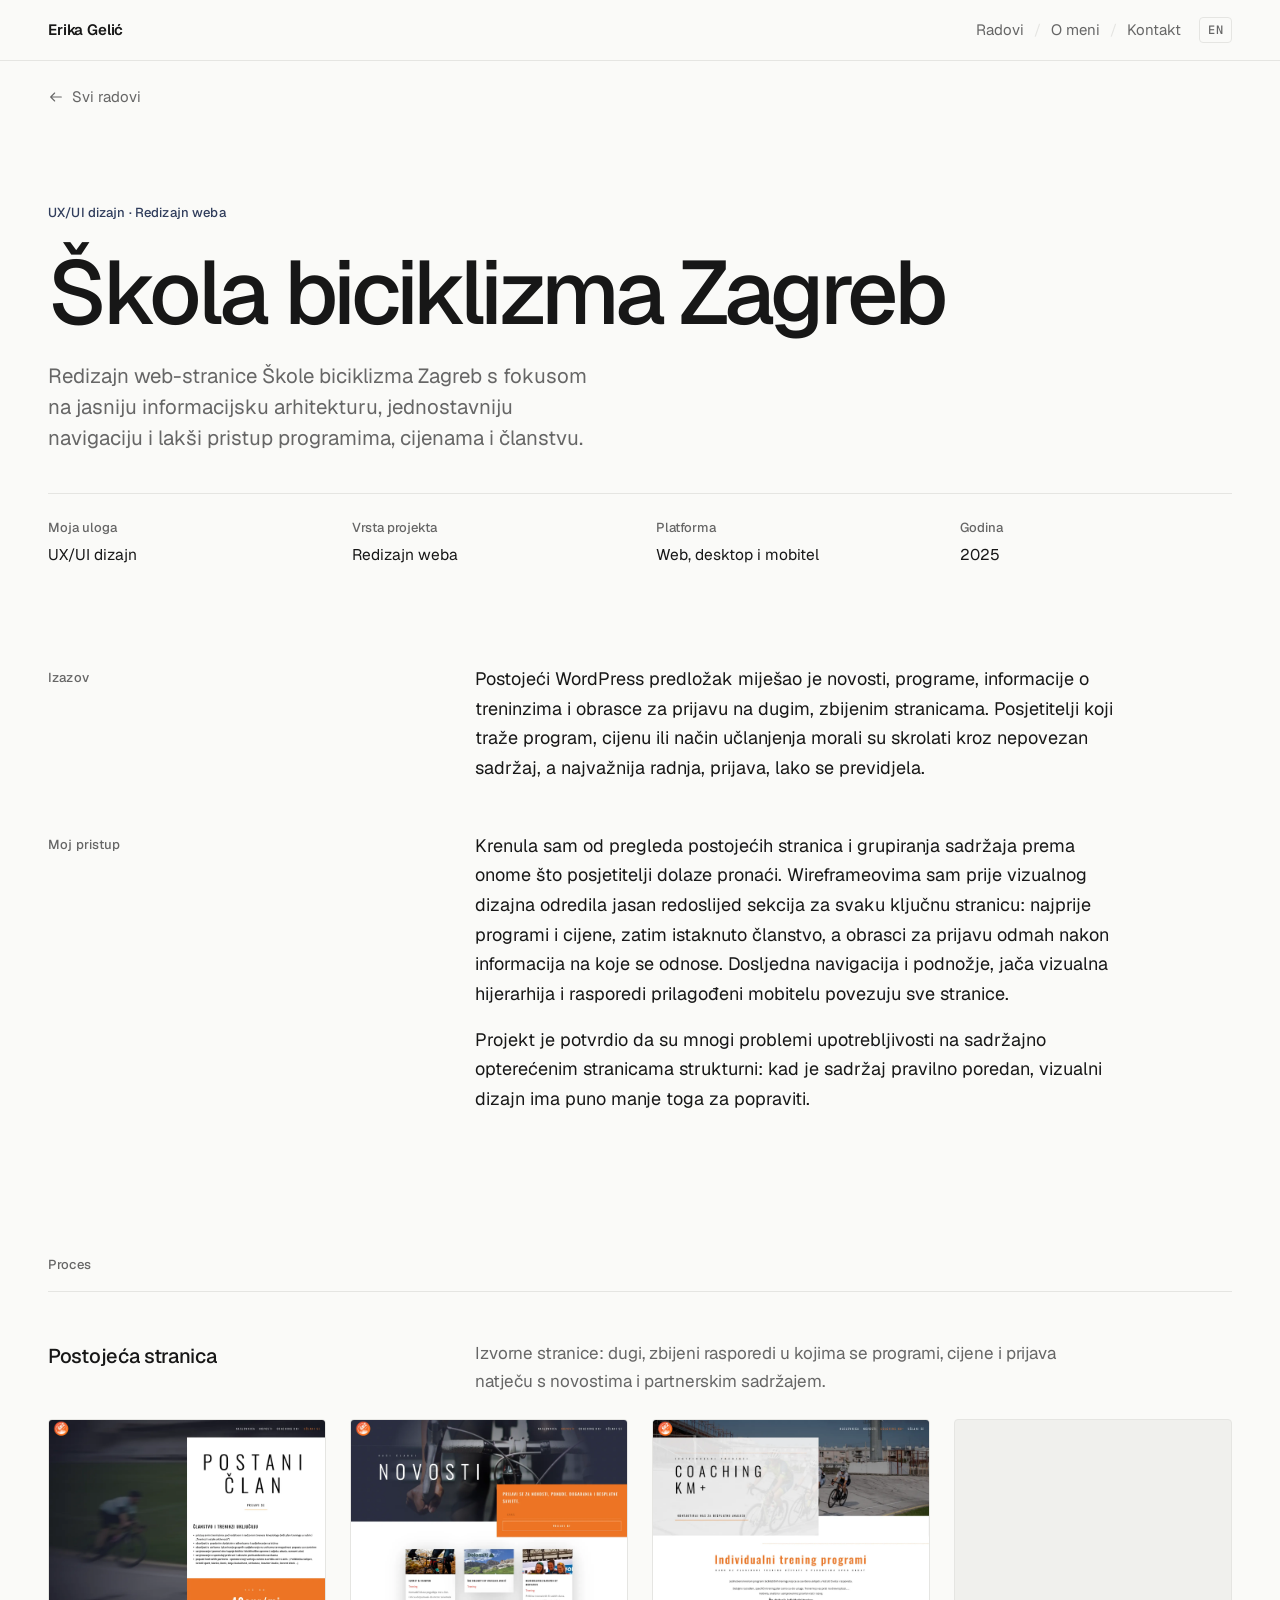
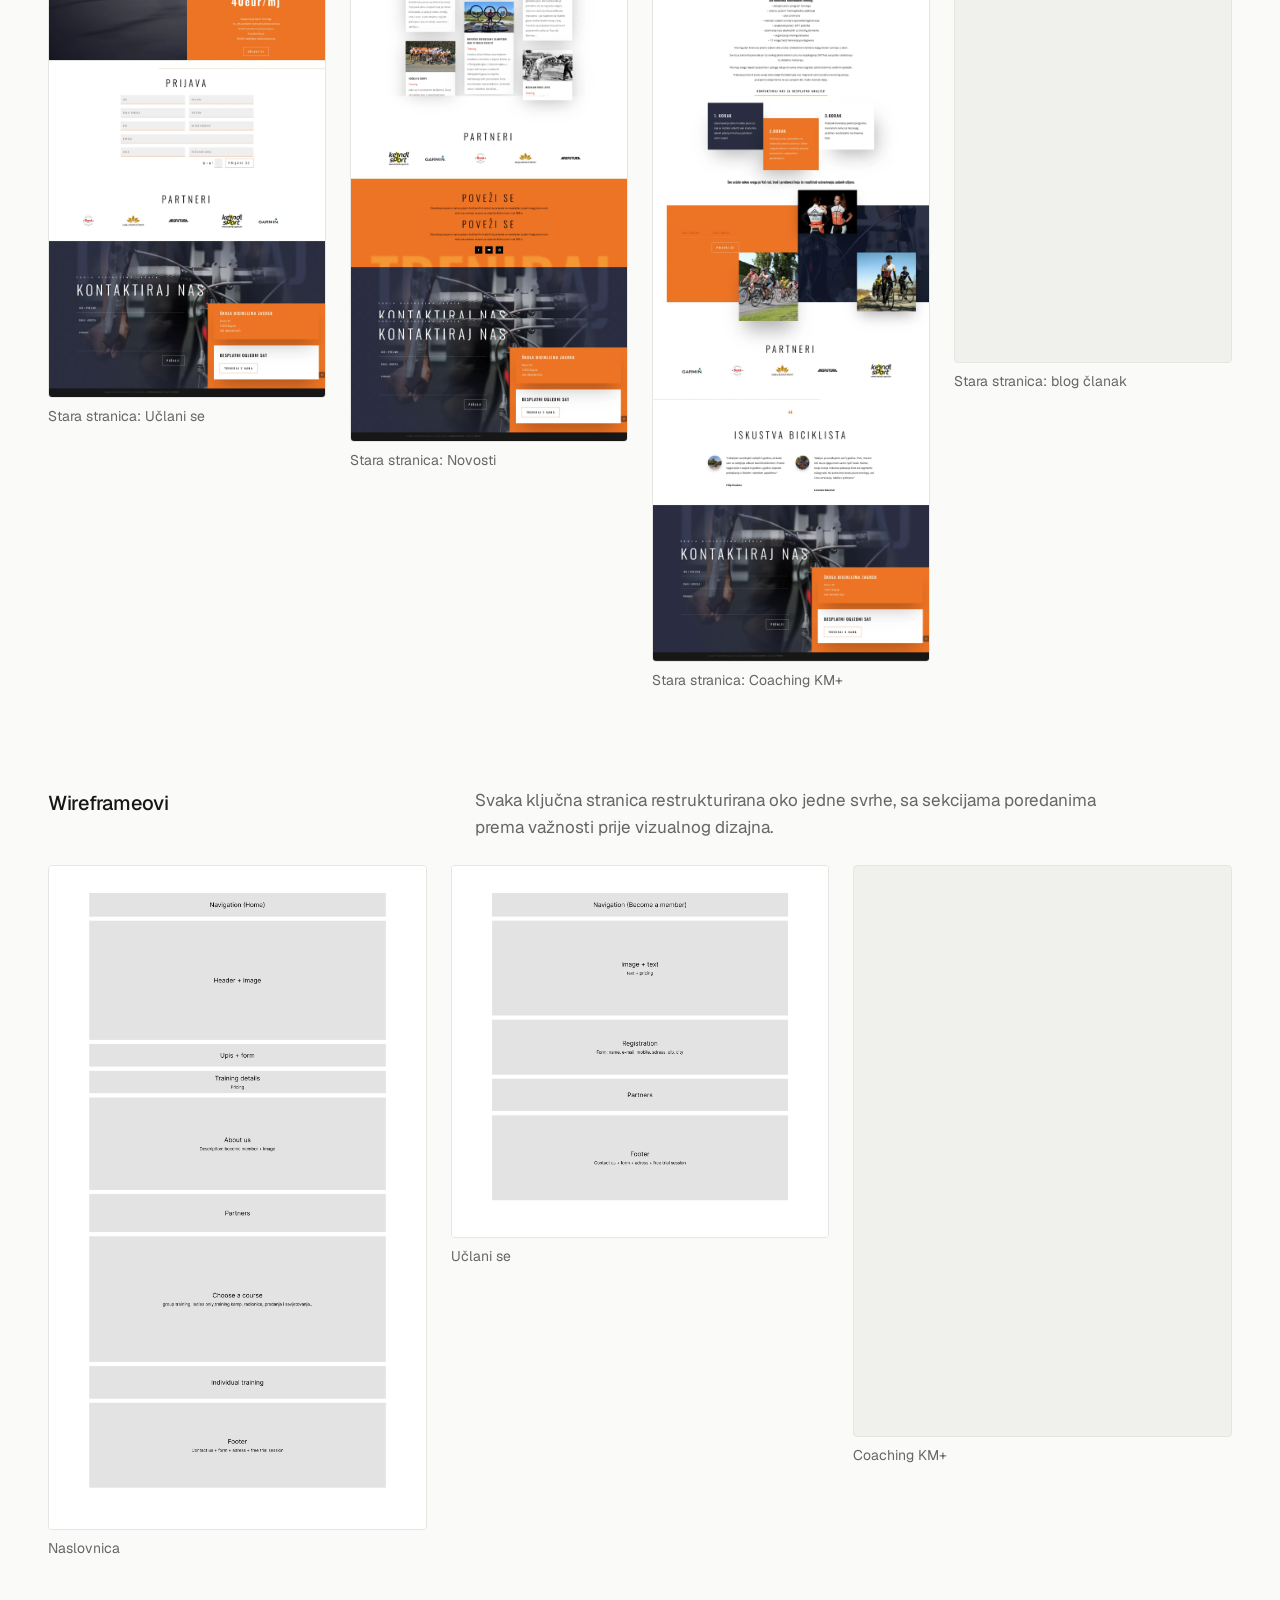
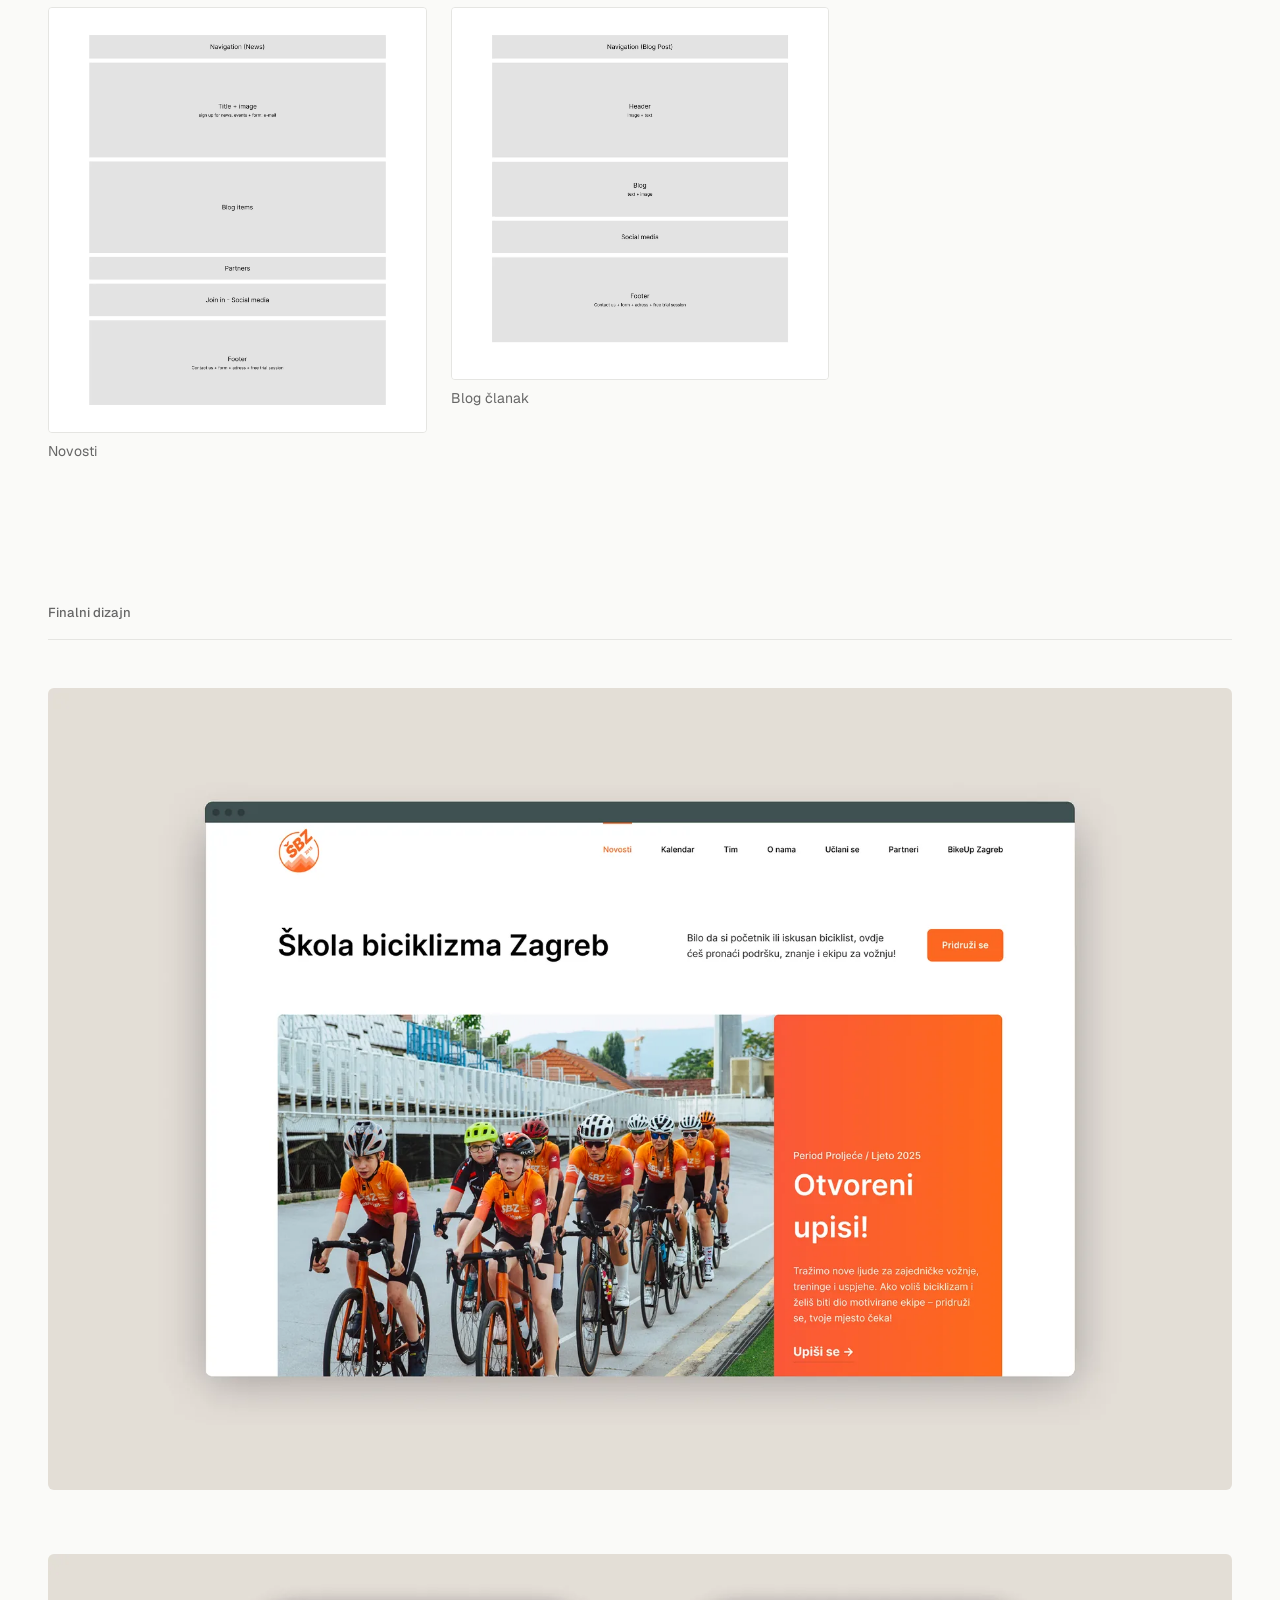
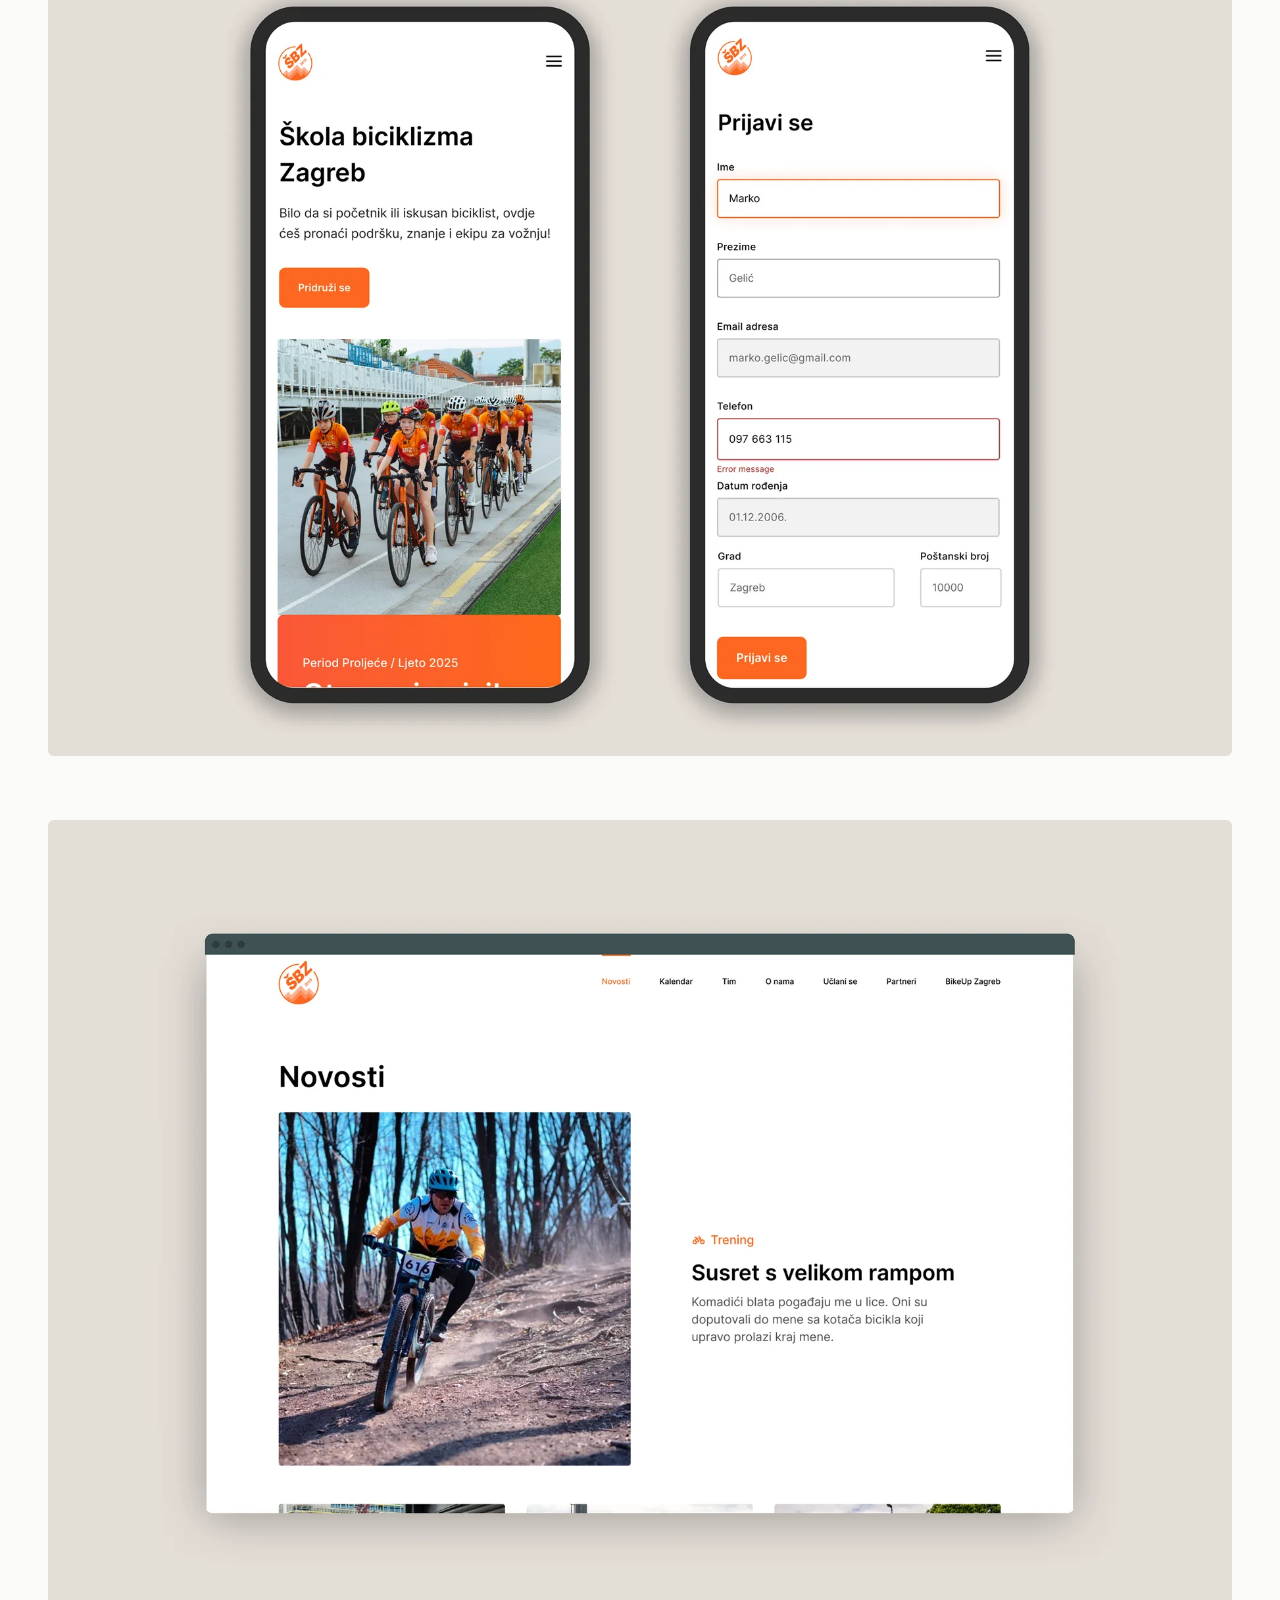
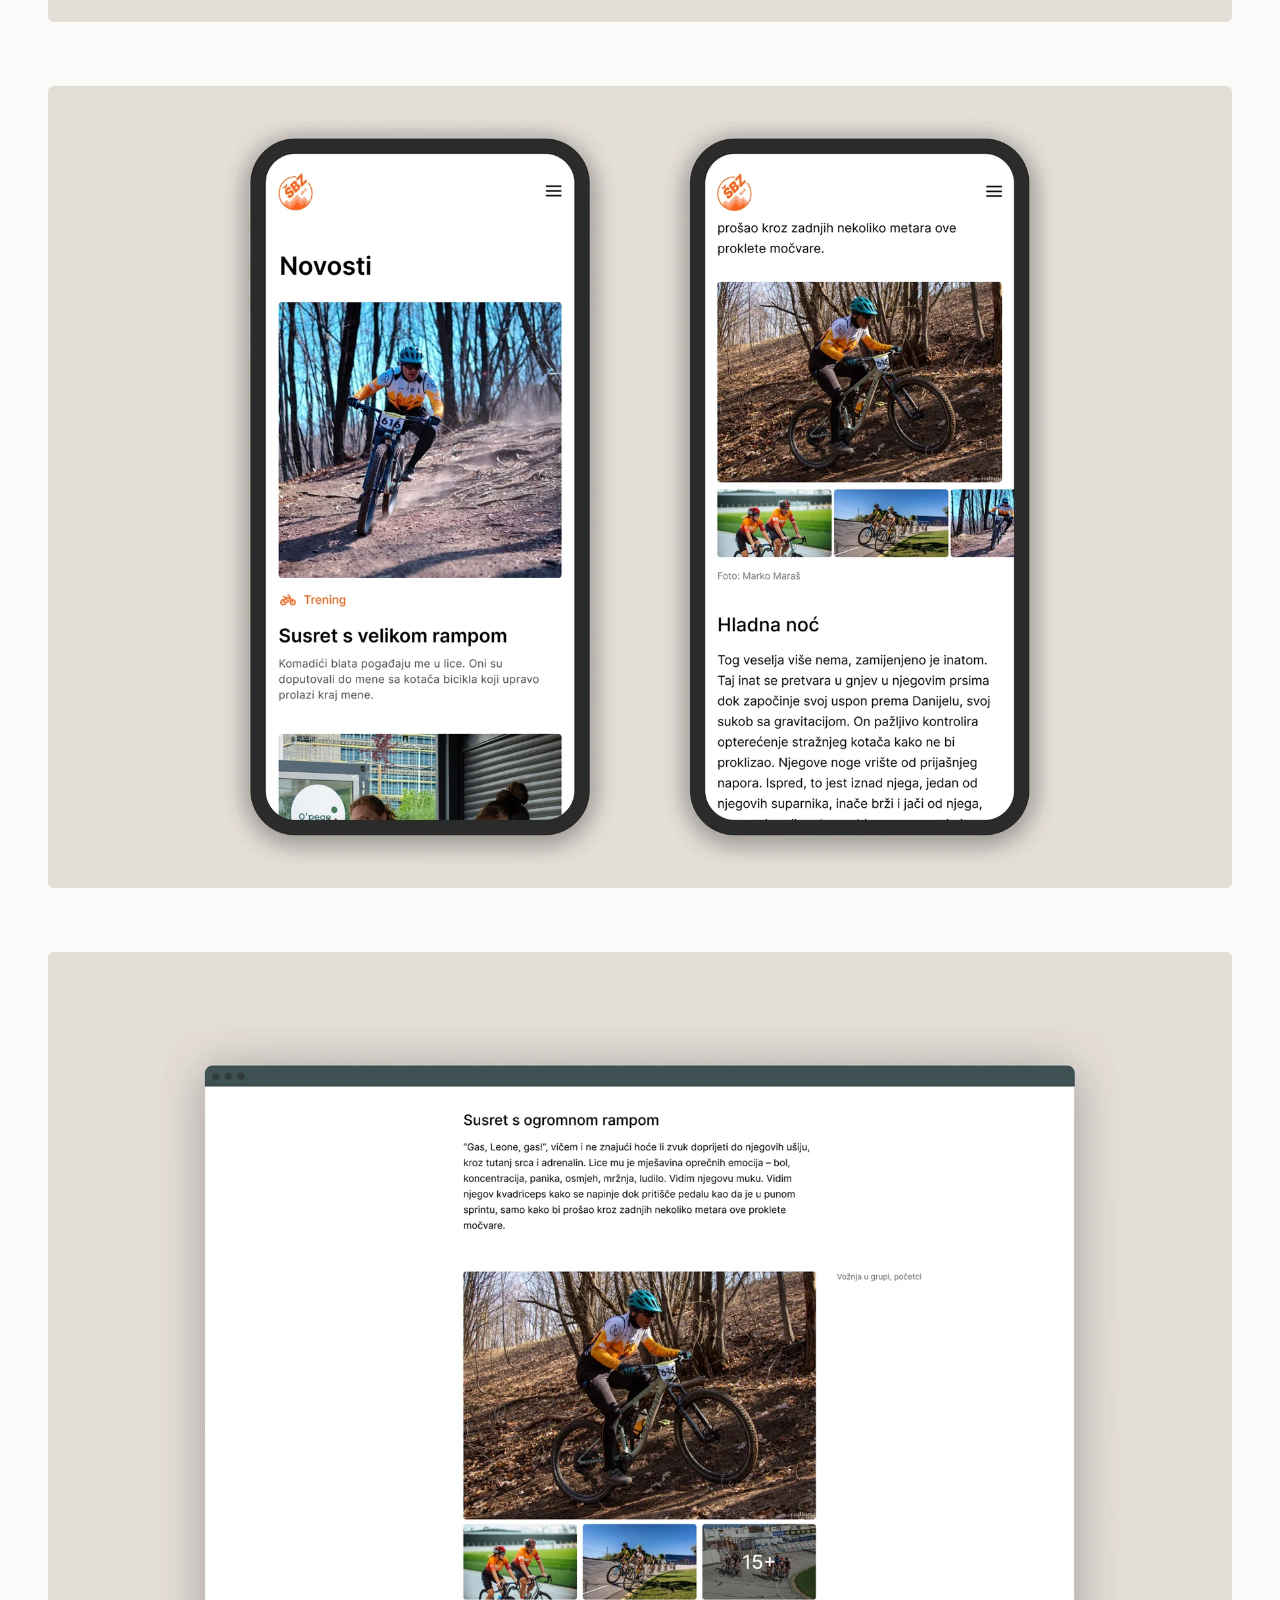
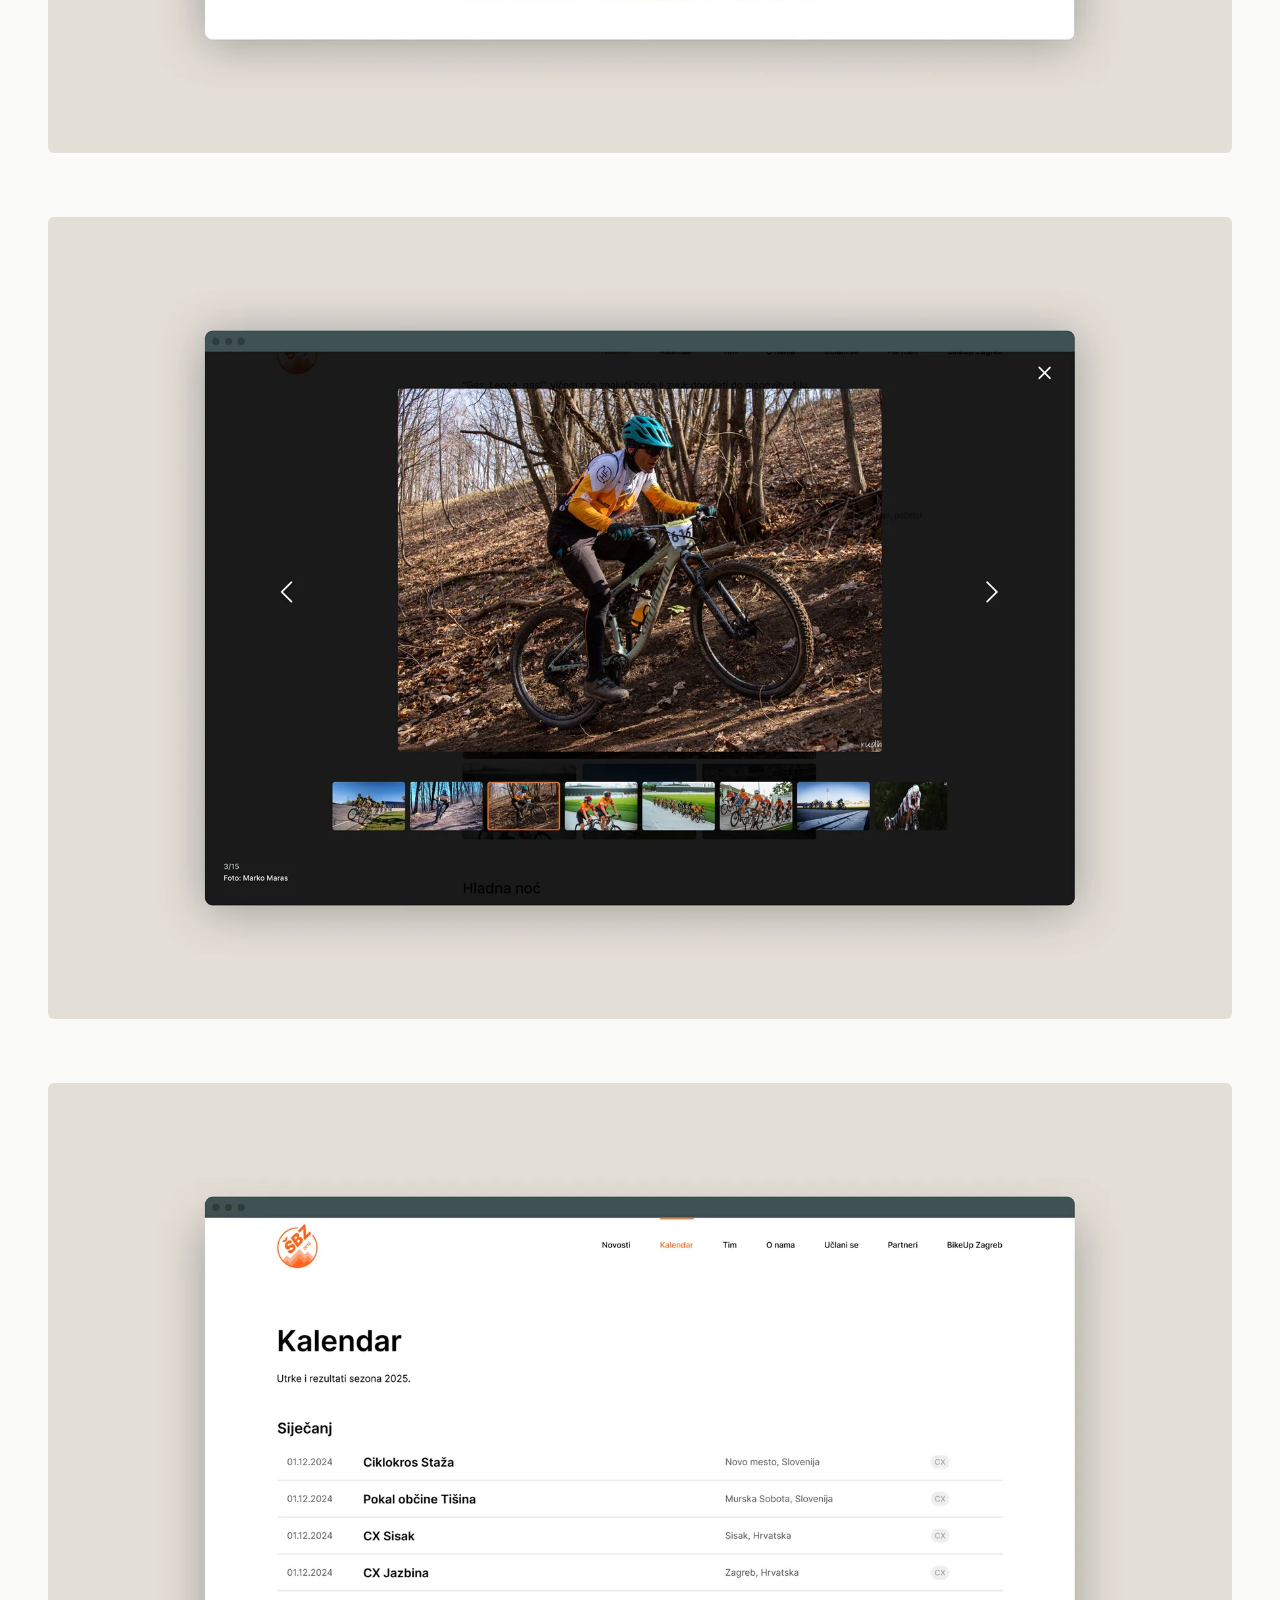
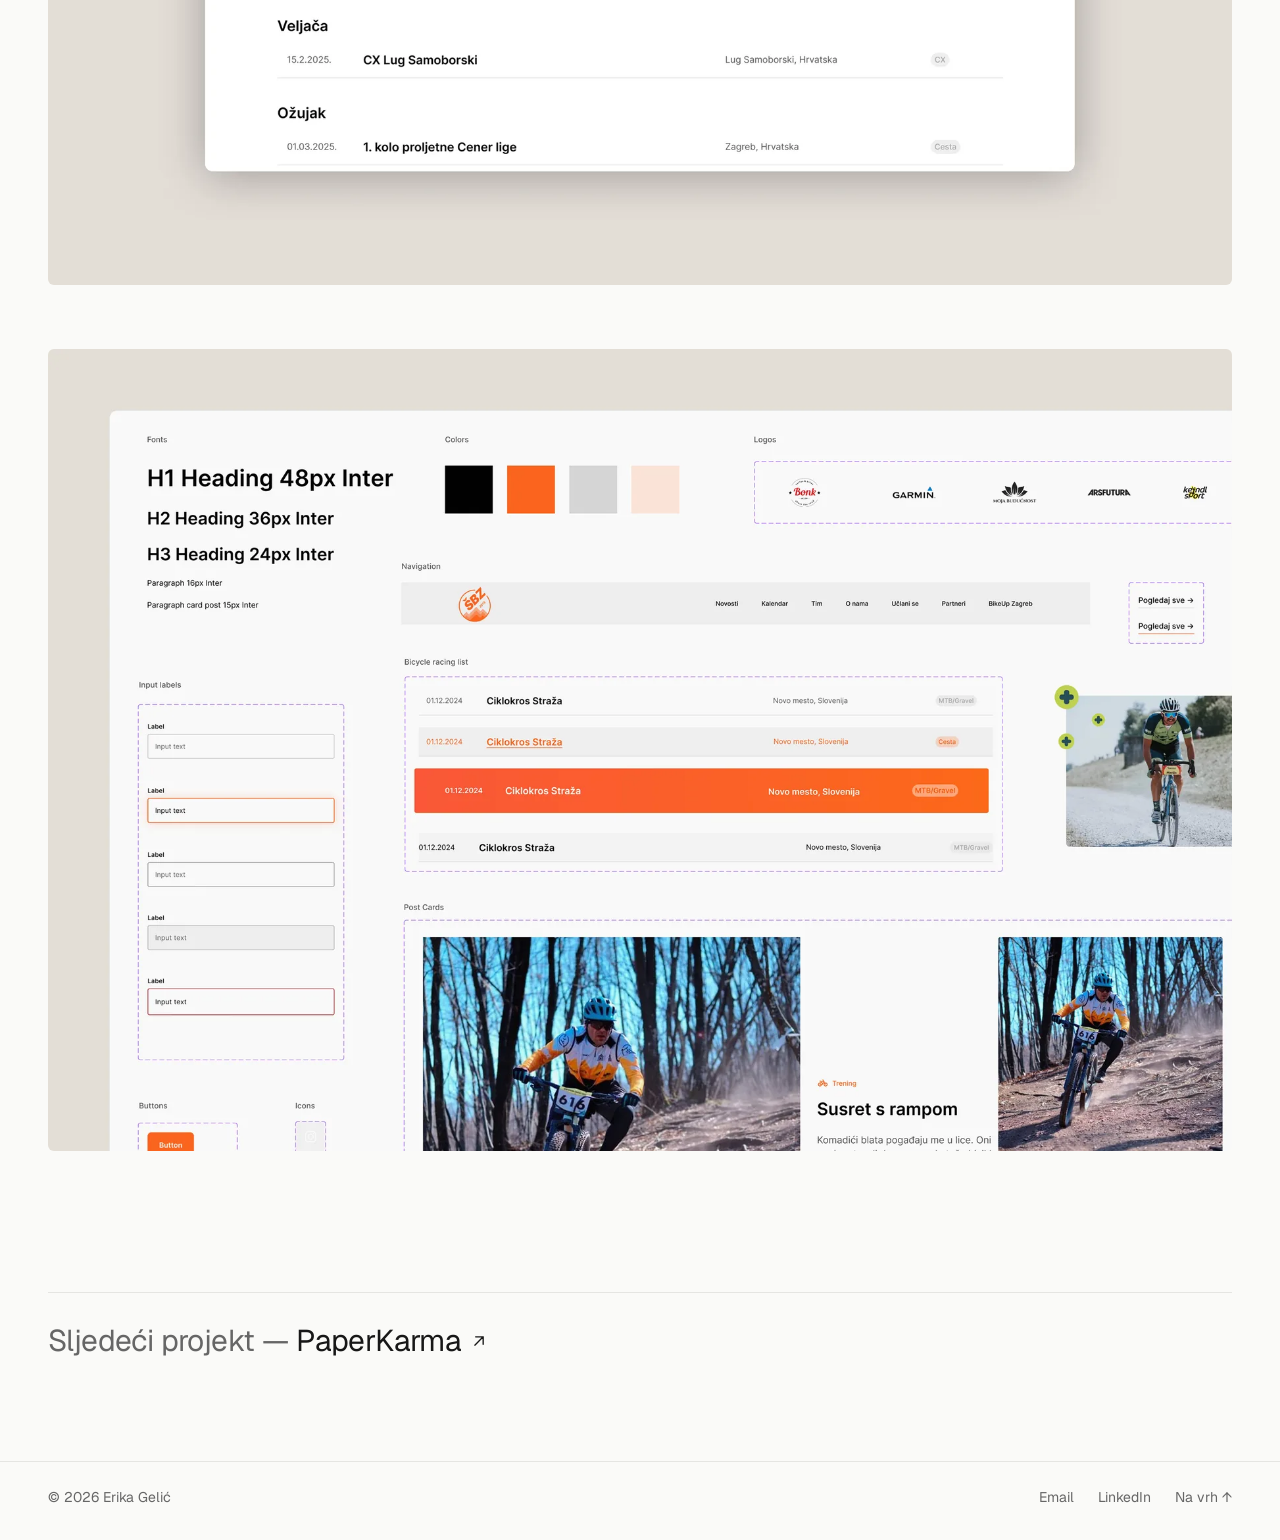
<file: hr/case-study/cycling-school.html>
<!doctype html>
<html lang="hr">
<head>
<meta charset="utf-8">
<meta name="viewport" content="width=device-width, initial-scale=1, viewport-fit=cover">
<title>Škola biciklizma Zagreb · Erika Gelić</title>
<meta name="description" content="Redizajn web-stranice Škole biciklizma Zagreb s fokusom na jasniju informacijsku arhitekturu, jednostavniju navigaciju i lakši pristup programima, cijenama i članstvu.">
<meta name="author" content="Erika Gelić">
<meta name="theme-color" content="#fafaf8">
<meta property="og:type" content="website">
<meta property="og:locale" content="hr_HR">
<meta property="og:title" content="Škola biciklizma Zagreb · Erika Gelić">
<meta property="og:description" content="Redizajn web-stranice Škole biciklizma Zagreb s fokusom na jasniju informacijsku arhitekturu, jednostavniju navigaciju i lakši pristup programima, cijenama i članstvu.">
<meta property="og:image" content="../../assets/images/cycling-school/home-desktop.webp">
<meta name="twitter:card" content="summary_large_image">
<link rel="icon" type="image/svg+xml" href="../../assets/favicon.svg">
<link rel="alternate" hreflang="en" href="../../case-study/cycling-school.html">
<link rel="preload" href="../../assets/fonts/geist-latin-wght-normal.woff2" as="font" type="font/woff2" crossorigin>
<link rel="stylesheet" href="../../assets/styles.css">
</head>
<body id="top">
<a class="skip" href="#main">Preskoči na sadržaj</a>
<header class="top">
  <div class="wrap top-in">
    <a class="brand" href="../index.html">Erika Gelić</a>
    <nav class="menu" aria-label="Glavna navigacija">
      <a href="../index.html#work">Radovi</a><span class="sep" aria-hidden="true">/</span><a href="../index.html#about">O meni</a><span class="sep" aria-hidden="true">/</span><a href="../index.html#contact">Kontakt</a>
      <a class="lang" href="../../case-study/cycling-school.html" hreflang="en" lang="en" aria-label="English">EN</a>
    </nav>
  </div>
</header>

<main id="main">
  <div class="wrap cs-bar"><a class="back" href="../index.html#p-cycling-school"><svg class="ico" viewBox="0 0 24 24" fill="none" stroke="currentColor" stroke-width="1.6" stroke-linecap="round" stroke-linejoin="round" aria-hidden="true" focusable="false"><path d="M20 12H4M10 6l-6 6 6 6"/></svg>Svi radovi</a></div>

  <header class="wrap cs-intro">
    <p class="label">UX/UI dizajn · Redizajn weba</p>
    <h1>Škola biciklizma Zagreb</h1>
    <p class="cs-desc">Redizajn web-stranice Škole biciklizma Zagreb s fokusom na jasniju informacijsku arhitekturu, jednostavniju navigaciju i lakši pristup programima, cijenama i članstvu.</p>
    <h2 class="sr">Podaci o projektu</h2>
    <dl class="cs-meta"><div><dt>Moja uloga</dt><dd>UX/UI dizajn</dd></div><div><dt>Vrsta projekta</dt><dd>Redizajn weba</dd></div><div><dt>Platforma</dt><dd>Web, desktop i mobitel</dd></div><div><dt>Godina</dt><dd>2025</dd></div></dl>
  </header>

  <section class="wrap cs-text" aria-labelledby="s-ch">
    <h2 id="s-ch" class="label">Izazov</h2>
    <p>Postojeći WordPress predložak miješao je novosti, programe, informacije o treninzima i obrasce za prijavu na dugim, zbijenim stranicama. Posjetitelji koji traže program, cijenu ili način učlanjenja morali su skrolati kroz nepovezan sadržaj, a najvažnija radnja, prijava, lako se previdjela.</p>
  </section>

  <section class="wrap cs-text" aria-labelledby="s-ap">
    <h2 id="s-ap" class="label">Moj pristup</h2>
    <div class="cs-text-body"><p>Krenula sam od pregleda postojećih stranica i grupiranja sadržaja prema onome što posjetitelji dolaze pronaći. Wireframeovima sam prije vizualnog dizajna odredila jasan redoslijed sekcija za svaku ključnu stranicu: najprije programi i cijene, zatim istaknuto članstvo, a obrasci za prijavu odmah nakon informacija na koje se odnose. Dosljedna navigacija i podnožje, jača vizualna hijerarhija i rasporedi prilagođeni mobitelu povezuju sve stranice.</p><p>Projekt je potvrdio da su mnogi problemi upotrebljivosti na sadržajno opterećenim stranicama strukturni: kad je sadržaj pravilno poredan, vizualni dizajn ima puno manje toga za popraviti.</p></div>
  </section>

  <section class="cs-process" aria-labelledby="s-pr">
    <div class="wrap"><h2 id="s-pr" class="label label--rule">Proces</h2>
    <div class="pr-block">
      <div class="pr-head"><h3>Postojeća stranica</h3><p>Izvorne stranice: dugi, zbijeni rasporedi u kojima se programi, cijene i prijava natječu s novostima i partnerskim sadržajem.</p></div>
      <div class="pr-figs pr-figs--4"><figure><img src="../../assets/images/cycling-school/old-member.webp" alt="Stara stranica: Učlani se" width="1400" height="2929" loading="lazy" decoding="async" onerror="this.replaceWith(Object.assign(document.createElement('div'),{className:'fallback',textContent:'image unavailable'}))"><figcaption>Stara stranica: Učlani se</figcaption></figure><figure><img src="../../assets/images/cycling-school/old-news.webp" alt="Stara stranica: Novosti" width="1400" height="3153" loading="lazy" decoding="async" onerror="this.replaceWith(Object.assign(document.createElement('div'),{className:'fallback',textContent:'image unavailable'}))"><figcaption>Stara stranica: Novosti</figcaption></figure><figure><img src="../../assets/images/cycling-school/old-coaching.webp" alt="Stara stranica: Coaching KM+" width="1344" height="4096" loading="lazy" decoding="async" onerror="this.replaceWith(Object.assign(document.createElement('div'),{className:'fallback',textContent:'image unavailable'}))"><figcaption>Stara stranica: Coaching KM+</figcaption></figure><figure><img src="../../assets/images/cycling-school/old-article.webp" alt="Stara stranica: blog članak" width="1400" height="2752" loading="lazy" decoding="async" onerror="this.replaceWith(Object.assign(document.createElement('div'),{className:'fallback',textContent:'image unavailable'}))"><figcaption>Stara stranica: blog članak</figcaption></figure></div>
    </div>
    <div class="pr-block">
      <div class="pr-head"><h3>Wireframeovi</h3><p>Svaka ključna stranica restrukturirana oko jedne svrhe, sa sekcijama poredanima prema važnosti prije vizualnog dizajna.</p></div>
      <div class="pr-figs pr-figs--3"><figure><img src="../../assets/images/cycling-school/wf-home.webp" alt="Naslovnica" width="1400" height="2462" loading="lazy" decoding="async" onerror="this.replaceWith(Object.assign(document.createElement('div'),{className:'fallback',textContent:'image unavailable'}))"><figcaption>Naslovnica</figcaption></figure><figure><img src="../../assets/images/cycling-school/wf-member.webp" alt="Učlani se" width="1400" height="1379" loading="lazy" decoding="async" onerror="this.replaceWith(Object.assign(document.createElement('div'),{className:'fallback',textContent:'image unavailable'}))"><figcaption>Učlani se</figcaption></figure><figure><img src="../../assets/images/cycling-school/wf-coaching.webp" alt="Coaching KM+" width="1400" height="2118" loading="lazy" decoding="async" onerror="this.replaceWith(Object.assign(document.createElement('div'),{className:'fallback',textContent:'image unavailable'}))"><figcaption>Coaching KM+</figcaption></figure><figure><img src="../../assets/images/cycling-school/wf-news.webp" alt="Novosti" width="1400" height="1576" loading="lazy" decoding="async" onerror="this.replaceWith(Object.assign(document.createElement('div'),{className:'fallback',textContent:'image unavailable'}))"><figcaption>Novosti</figcaption></figure><figure><img src="../../assets/images/cycling-school/wf-article.webp" alt="Blog članak" width="1400" height="1379" loading="lazy" decoding="async" onerror="this.replaceWith(Object.assign(document.createElement('div'),{className:'fallback',textContent:'image unavailable'}))"><figcaption>Blog članak</figcaption></figure></div>
    </div>
    </div>
  </section>

  <section class="cs-final" aria-labelledby="s-fd">
    <div class="wrap"><h2 id="s-fd" class="label label--rule">Finalni dizajn</h2></div>
    <div class="wrap gallery">
      <img class="fd" src="../../assets/images/cycling-school/home-desktop.webp" alt="Naslovnica s otvorenim upisima" width="1800" height="1219" onerror="this.replaceWith(Object.assign(document.createElement('div'),{className:'fallback',textContent:'image unavailable'}))">
      <img class="fd" src="../../assets/images/cycling-school/signup-mobile.webp" alt="Naslovnica i obrazac za prijavu na mobitelu" width="1800" height="1219" loading="lazy" decoding="async" onerror="this.replaceWith(Object.assign(document.createElement('div'),{className:'fallback',textContent:'image unavailable'}))">
      <img class="fd" src="../../assets/images/cycling-school/news-desktop.webp" alt="Stranica s novostima" width="1800" height="1219" loading="lazy" decoding="async" onerror="this.replaceWith(Object.assign(document.createElement('div'),{className:'fallback',textContent:'image unavailable'}))">
      <img class="fd" src="../../assets/images/cycling-school/news-mobile.webp" alt="Novosti i članak na mobitelu" width="1800" height="1219" loading="lazy" decoding="async" onerror="this.replaceWith(Object.assign(document.createElement('div'),{className:'fallback',textContent:'image unavailable'}))">
      <img class="fd" src="../../assets/images/cycling-school/article.webp" alt="Blog članak" width="1800" height="1219" loading="lazy" decoding="async" onerror="this.replaceWith(Object.assign(document.createElement('div'),{className:'fallback',textContent:'image unavailable'}))">
      <img class="fd" src="../../assets/images/cycling-school/gallery.webp" alt="Galerija fotografija u članku" width="1800" height="1219" loading="lazy" decoding="async" onerror="this.replaceWith(Object.assign(document.createElement('div'),{className:'fallback',textContent:'image unavailable'}))">
      <img class="fd" src="../../assets/images/cycling-school/calendar.webp" alt="Kalendar utrka" width="1800" height="1219" loading="lazy" decoding="async" onerror="this.replaceWith(Object.assign(document.createElement('div'),{className:'fallback',textContent:'image unavailable'}))">
      <img class="fd" src="../../assets/images/cycling-school/style-guide.webp" alt="Style guide za Školu biciklizma Zagreb" width="1800" height="1219" loading="lazy" decoding="async" onerror="this.replaceWith(Object.assign(document.createElement('div'),{className:'fallback',textContent:'image unavailable'}))">
    </div>
  </section>

  <nav class="wrap cs-next" aria-label="Sljedeći projekt">
    <a href="paperkarma.html" rel="next"><span class="nx-k">Sljedeći projekt —</span> <span class="nx-t">PaperKarma</span><svg class="ico" viewBox="0 0 24 24" fill="none" stroke="currentColor" stroke-width="1.6" stroke-linecap="round" stroke-linejoin="round" aria-hidden="true" focusable="false"><path d="M7 17L17 7M8 7h9v9"/></svg></a>
  </nav>
</main>

<footer class="foot">
  <div class="wrap foot-in">
    <span>© 2026 Erika Gelić</span>
    <span class="foot-links"><a href="mailto:erika.gelic12@gmail.com">Email</a><a href="https://www.linkedin.com/in/erika-geli%C4%87-491b18253/" target="_blank" rel="noopener">LinkedIn<span class="sr">(otvara se u novoj kartici)</span></a><a href="#top">Na vrh ↑</a></span>
  </div>
</footer>
<script src="../../assets/main.js"></script>
</body>
</html>
</file>
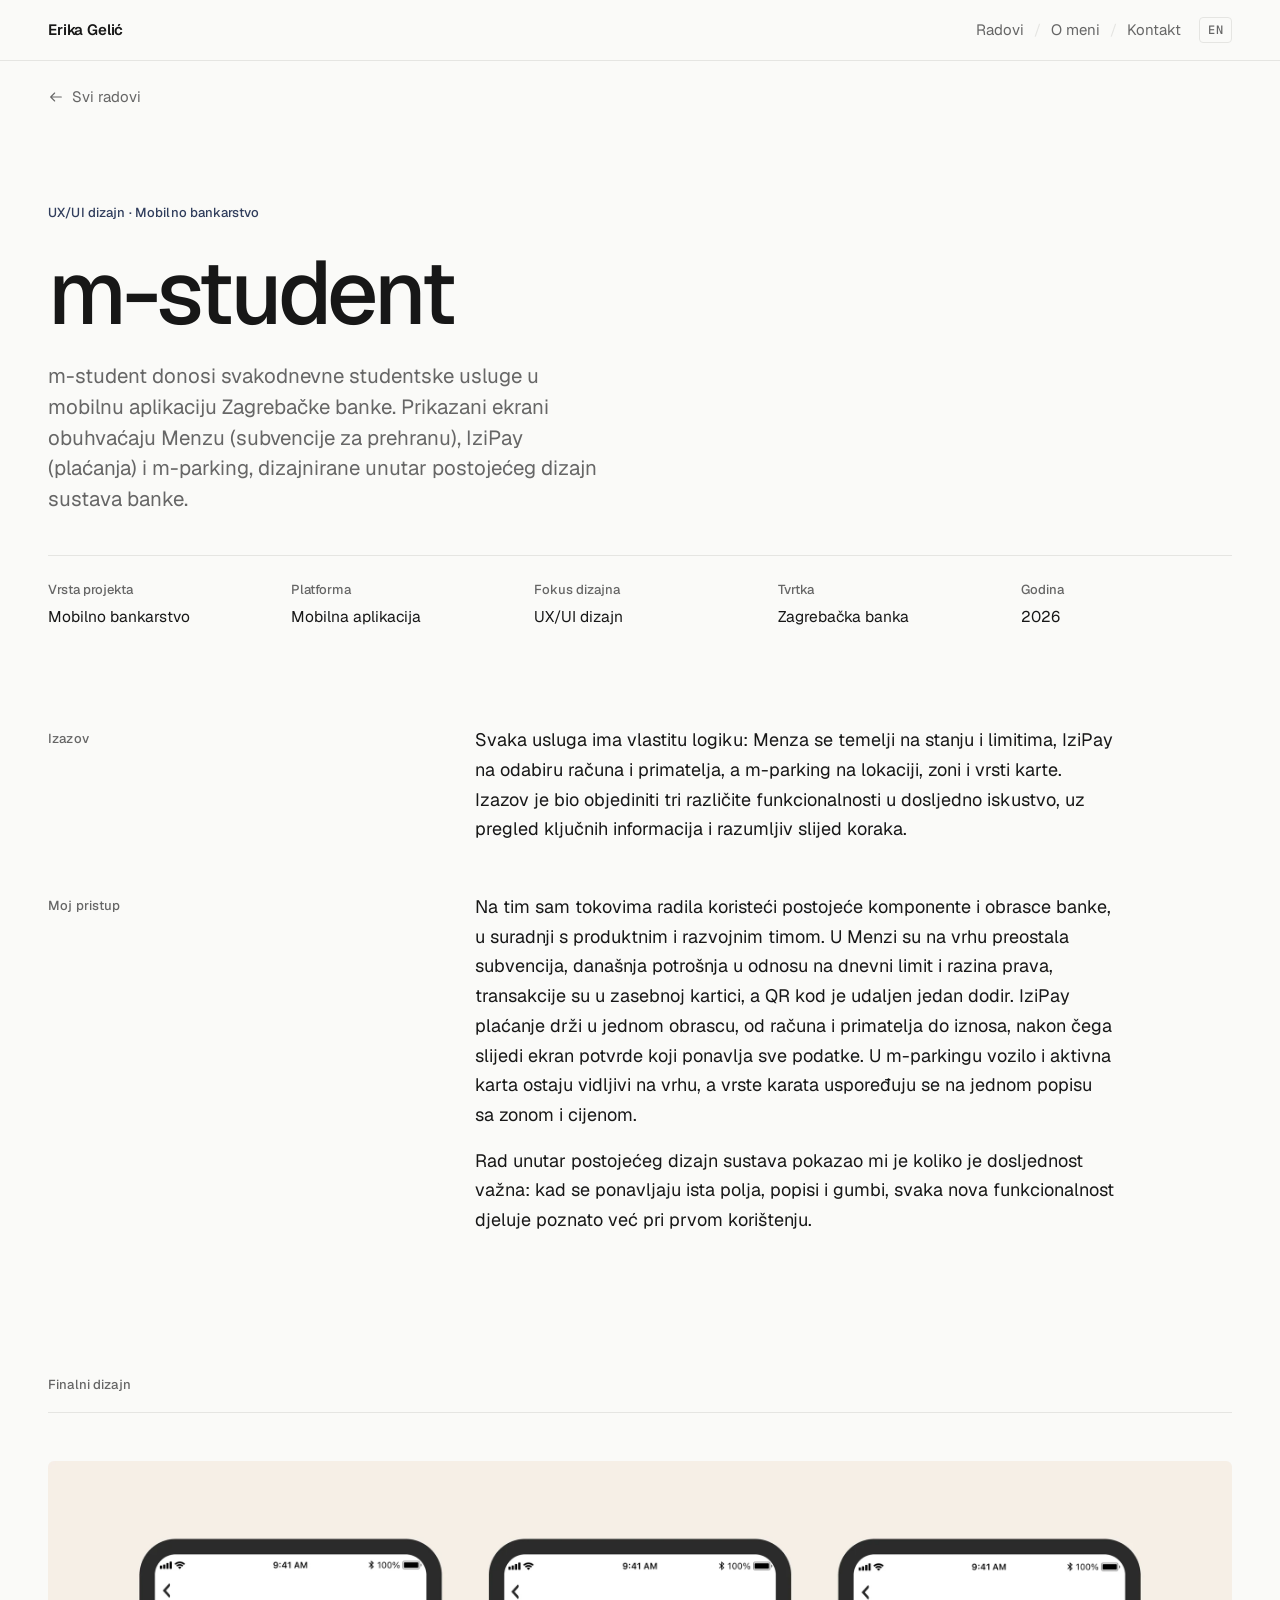
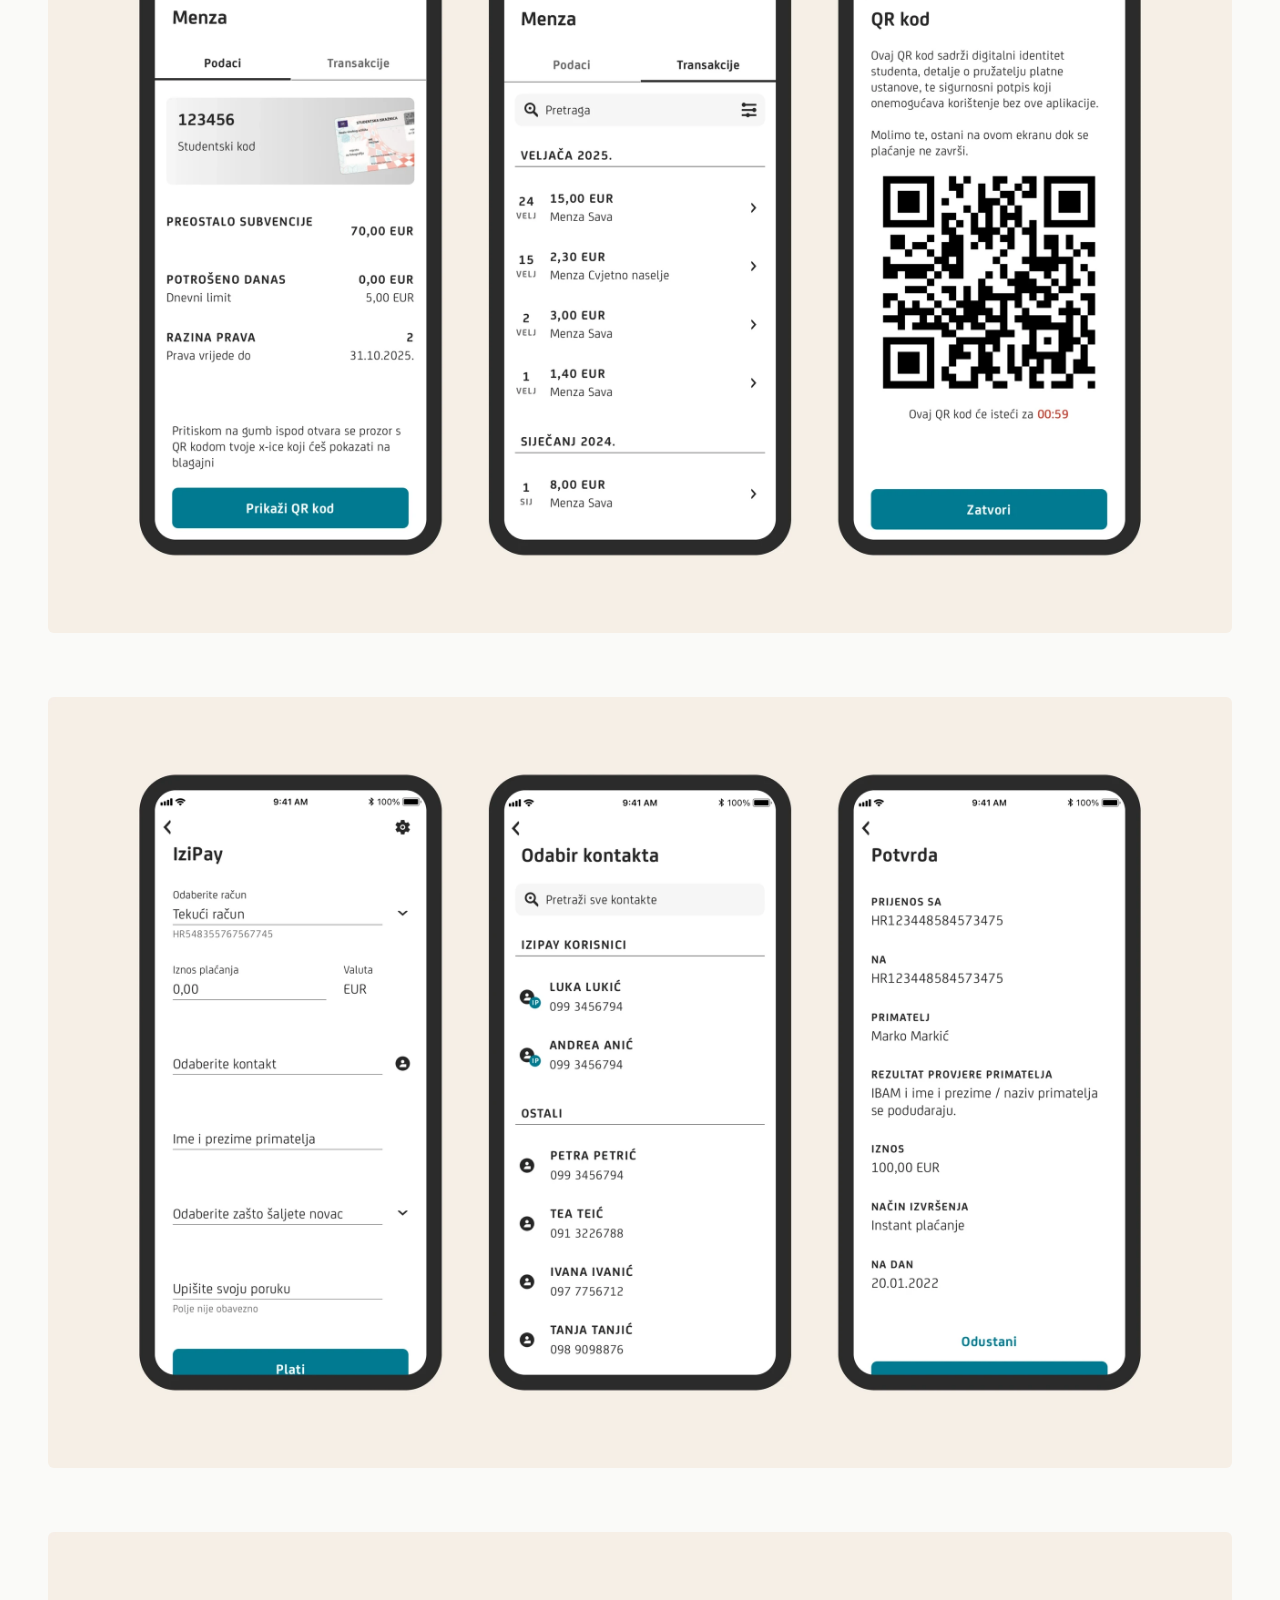
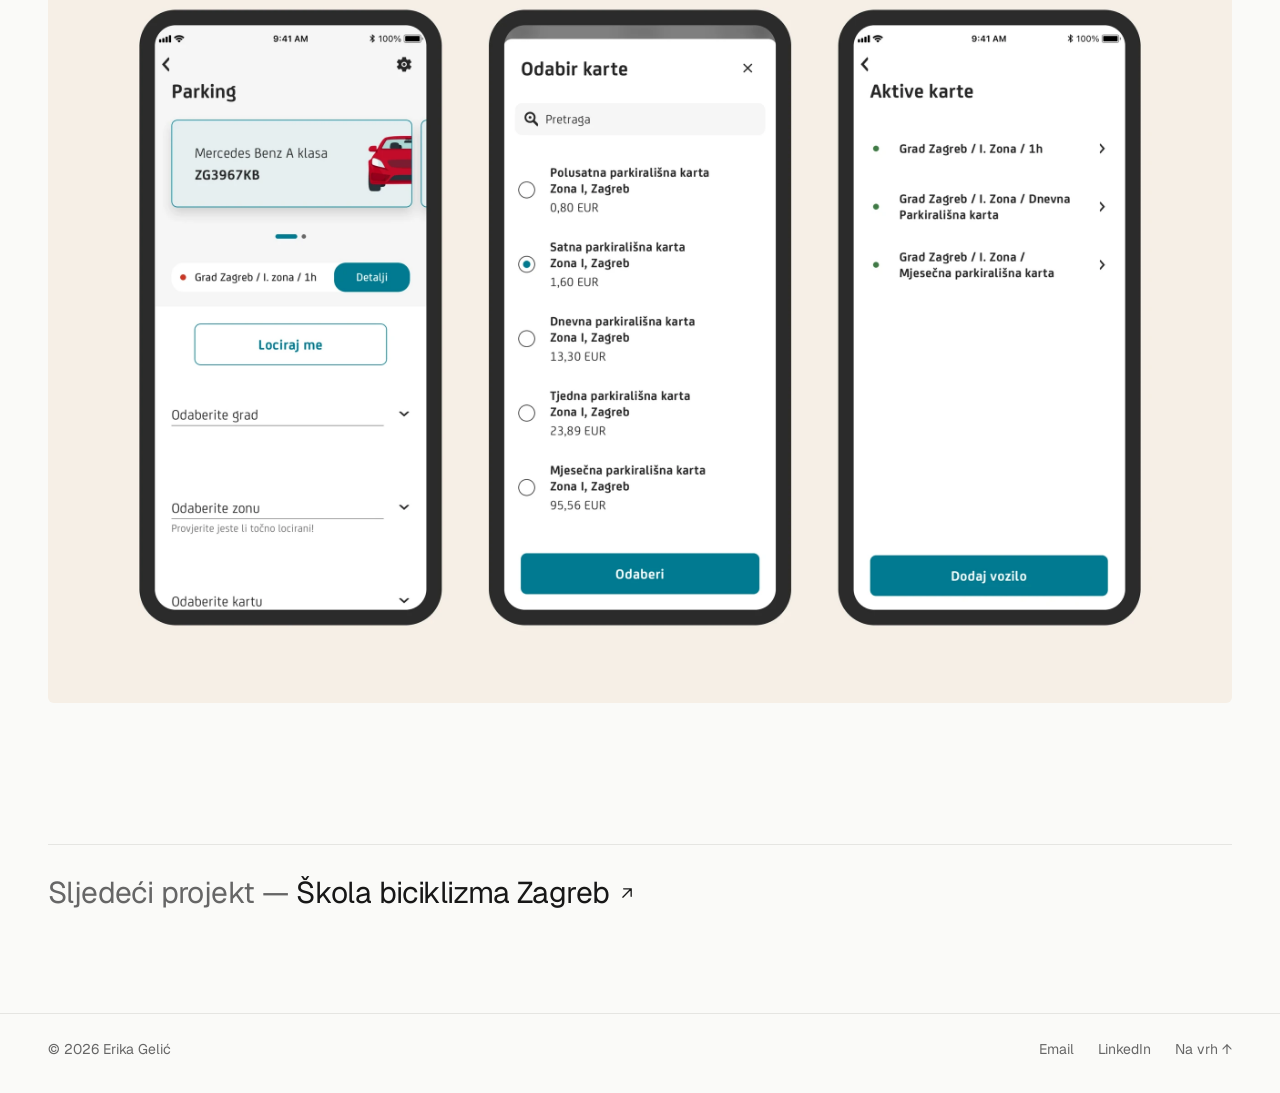
<file: hr/case-study/m-student.html>
<!doctype html>
<html lang="hr">
<head>
<meta charset="utf-8">
<meta name="viewport" content="width=device-width, initial-scale=1, viewport-fit=cover">
<title>m-student · Erika Gelić</title>
<meta name="description" content="m-student donosi svakodnevne studentske usluge u mobilnu aplikaciju Zagrebačke banke. Prikazani ekrani obuhvaćaju Menzu (subvencije za prehranu), IziPay (plaćanja) i m-parking, dizajnirane unutar postojećeg dizajn sustava banke.">
<meta name="author" content="Erika Gelić">
<meta name="theme-color" content="#fafaf8">
<meta property="og:type" content="website">
<meta property="og:locale" content="hr_HR">
<meta property="og:title" content="m-student · Erika Gelić">
<meta property="og:description" content="m-student donosi svakodnevne studentske usluge u mobilnu aplikaciju Zagrebačke banke. Prikazani ekrani obuhvaćaju Menzu (subvencije za prehranu), IziPay (plaćanja) i m-parking, dizajnirane unutar postojećeg dizajn sustava banke.">
<meta property="og:image" content="../../assets/images/m-student/menza.webp">
<meta name="twitter:card" content="summary_large_image">
<link rel="icon" type="image/svg+xml" href="../../assets/favicon.svg">
<link rel="alternate" hreflang="en" href="../../case-study/m-student.html">
<link rel="preload" href="../../assets/fonts/geist-latin-wght-normal.woff2" as="font" type="font/woff2" crossorigin>
<link rel="stylesheet" href="../../assets/styles.css">
</head>
<body id="top">
<a class="skip" href="#main">Preskoči na sadržaj</a>
<header class="top">
  <div class="wrap top-in">
    <a class="brand" href="../index.html">Erika Gelić</a>
    <nav class="menu" aria-label="Glavna navigacija">
      <a href="../index.html#work">Radovi</a><span class="sep" aria-hidden="true">/</span><a href="../index.html#about">O meni</a><span class="sep" aria-hidden="true">/</span><a href="../index.html#contact">Kontakt</a>
      <a class="lang" href="../../case-study/m-student.html" hreflang="en" lang="en" aria-label="English">EN</a>
    </nav>
  </div>
</header>

<main id="main">
  <div class="wrap cs-bar"><a class="back" href="../index.html#p-m-student"><svg class="ico" viewBox="0 0 24 24" fill="none" stroke="currentColor" stroke-width="1.6" stroke-linecap="round" stroke-linejoin="round" aria-hidden="true" focusable="false"><path d="M20 12H4M10 6l-6 6 6 6"/></svg>Svi radovi</a></div>

  <header class="wrap cs-intro">
    <p class="label">UX/UI dizajn · Mobilno bankarstvo</p>
    <h1>m-student</h1>
    <p class="cs-desc">m-student donosi svakodnevne studentske usluge u mobilnu aplikaciju Zagrebačke banke. Prikazani ekrani obuhvaćaju Menzu (subvencije za prehranu), IziPay (plaćanja) i m-parking, dizajnirane unutar postojećeg dizajn sustava banke.</p>
    <h2 class="sr">Podaci o projektu</h2>
    <dl class="cs-meta"><div><dt>Vrsta projekta</dt><dd>Mobilno bankarstvo</dd></div><div><dt>Platforma</dt><dd>Mobilna aplikacija</dd></div><div><dt>Fokus dizajna</dt><dd>UX/UI dizajn</dd></div><div><dt>Tvrtka</dt><dd>Zagrebačka banka</dd></div><div><dt>Godina</dt><dd>2026</dd></div></dl>
  </header>

  <section class="wrap cs-text" aria-labelledby="s-ch">
    <h2 id="s-ch" class="label">Izazov</h2>
    <p>Svaka usluga ima vlastitu logiku: Menza se temelji na stanju i limitima, IziPay na odabiru računa i primatelja, a m-parking na lokaciji, zoni i vrsti karte. Izazov je bio objediniti tri različite funkcionalnosti u dosljedno iskustvo, uz pregled ključnih informacija i razumljiv slijed koraka.</p>
  </section>

  <section class="wrap cs-text" aria-labelledby="s-ap">
    <h2 id="s-ap" class="label">Moj pristup</h2>
    <div class="cs-text-body"><p>Na tim sam tokovima radila koristeći postojeće komponente i obrasce banke, u suradnji s produktnim i razvojnim timom. U Menzi su na vrhu preostala subvencija, današnja potrošnja u odnosu na dnevni limit i razina prava, transakcije su u zasebnoj kartici, a QR kod je udaljen jedan dodir. IziPay plaćanje drži u jednom obrascu, od računa i primatelja do iznosa, nakon čega slijedi ekran potvrde koji ponavlja sve podatke. U m-parkingu vozilo i aktivna karta ostaju vidljivi na vrhu, a vrste karata uspoređuju se na jednom popisu sa zonom i cijenom.</p><p>Rad unutar postojećeg dizajn sustava pokazao mi je koliko je dosljednost važna: kad se ponavljaju ista polja, popisi i gumbi, svaka nova funkcionalnost djeluje poznato već pri prvom korištenju.</p></div>
  </section>

  <section class="cs-final" aria-labelledby="s-fd">
    <div class="wrap"><h2 id="s-fd" class="label label--rule">Finalni dizajn</h2></div>
    <div class="wrap gallery">
      <img class="fd" src="../../assets/images/m-student/menza.webp" alt="Menza: pregled subvencija, povijest transakcija i QR kod" width="2600" height="1694" onerror="this.replaceWith(Object.assign(document.createElement('div'),{className:'fallback',textContent:'image unavailable'}))">
      <img class="fd" src="../../assets/images/m-student/izipay.webp" alt="IziPay: obrazac za plaćanje, odabir kontakta i potvrda plaćanja" width="2600" height="1694" loading="lazy" decoding="async" onerror="this.replaceWith(Object.assign(document.createElement('div'),{className:'fallback',textContent:'image unavailable'}))">
      <img class="fd" src="../../assets/images/m-student/parking.webp" alt="Parking: pregled, odabir karte i aktivne karte" width="2600" height="1694" loading="lazy" decoding="async" onerror="this.replaceWith(Object.assign(document.createElement('div'),{className:'fallback',textContent:'image unavailable'}))">
    </div>
  </section>

  <nav class="wrap cs-next" aria-label="Sljedeći projekt">
    <a href="cycling-school.html" rel="next"><span class="nx-k">Sljedeći projekt —</span> <span class="nx-t">Škola biciklizma Zagreb</span><svg class="ico" viewBox="0 0 24 24" fill="none" stroke="currentColor" stroke-width="1.6" stroke-linecap="round" stroke-linejoin="round" aria-hidden="true" focusable="false"><path d="M7 17L17 7M8 7h9v9"/></svg></a>
  </nav>
</main>

<footer class="foot">
  <div class="wrap foot-in">
    <span>© 2026 Erika Gelić</span>
    <span class="foot-links"><a href="mailto:erika.gelic12@gmail.com">Email</a><a href="https://www.linkedin.com/in/erika-geli%C4%87-491b18253/" target="_blank" rel="noopener">LinkedIn<span class="sr">(otvara se u novoj kartici)</span></a><a href="#top">Na vrh ↑</a></span>
  </div>
</footer>
<script src="../../assets/main.js"></script>
</body>
</html>
</file>
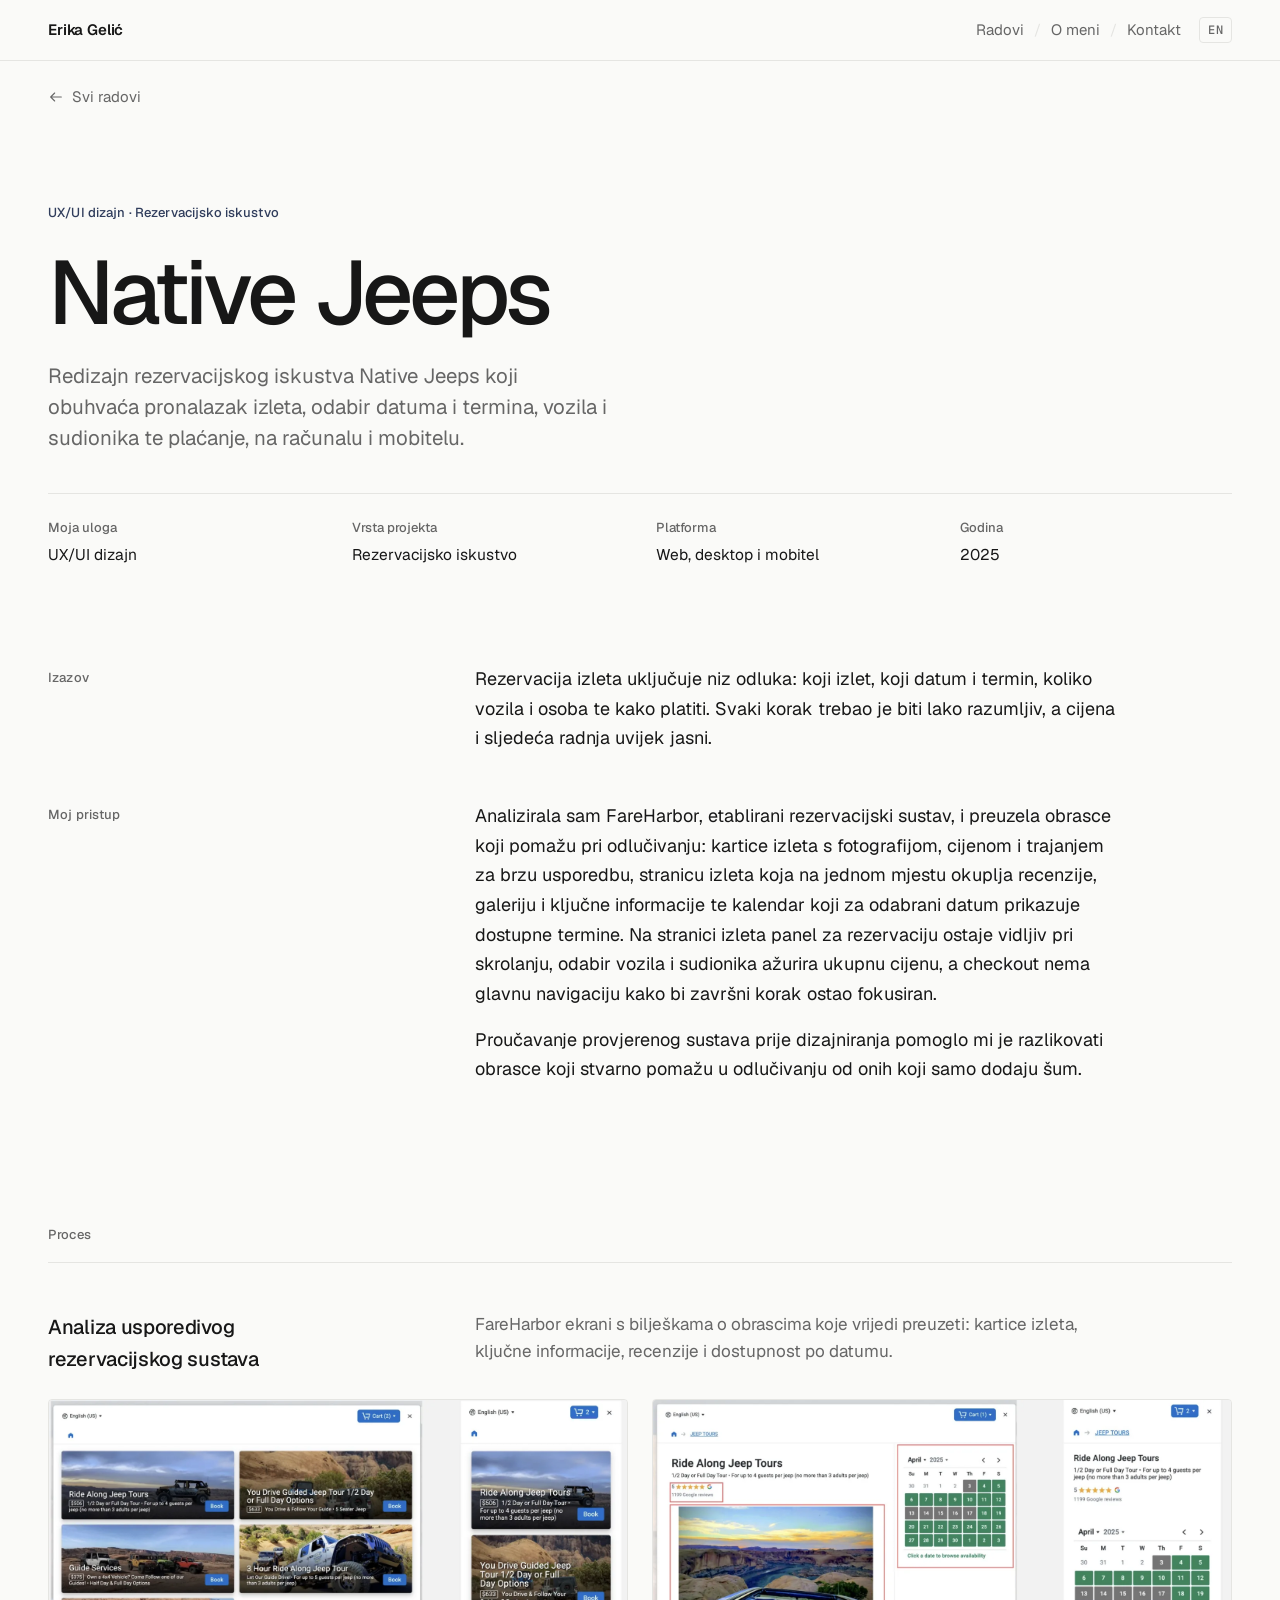
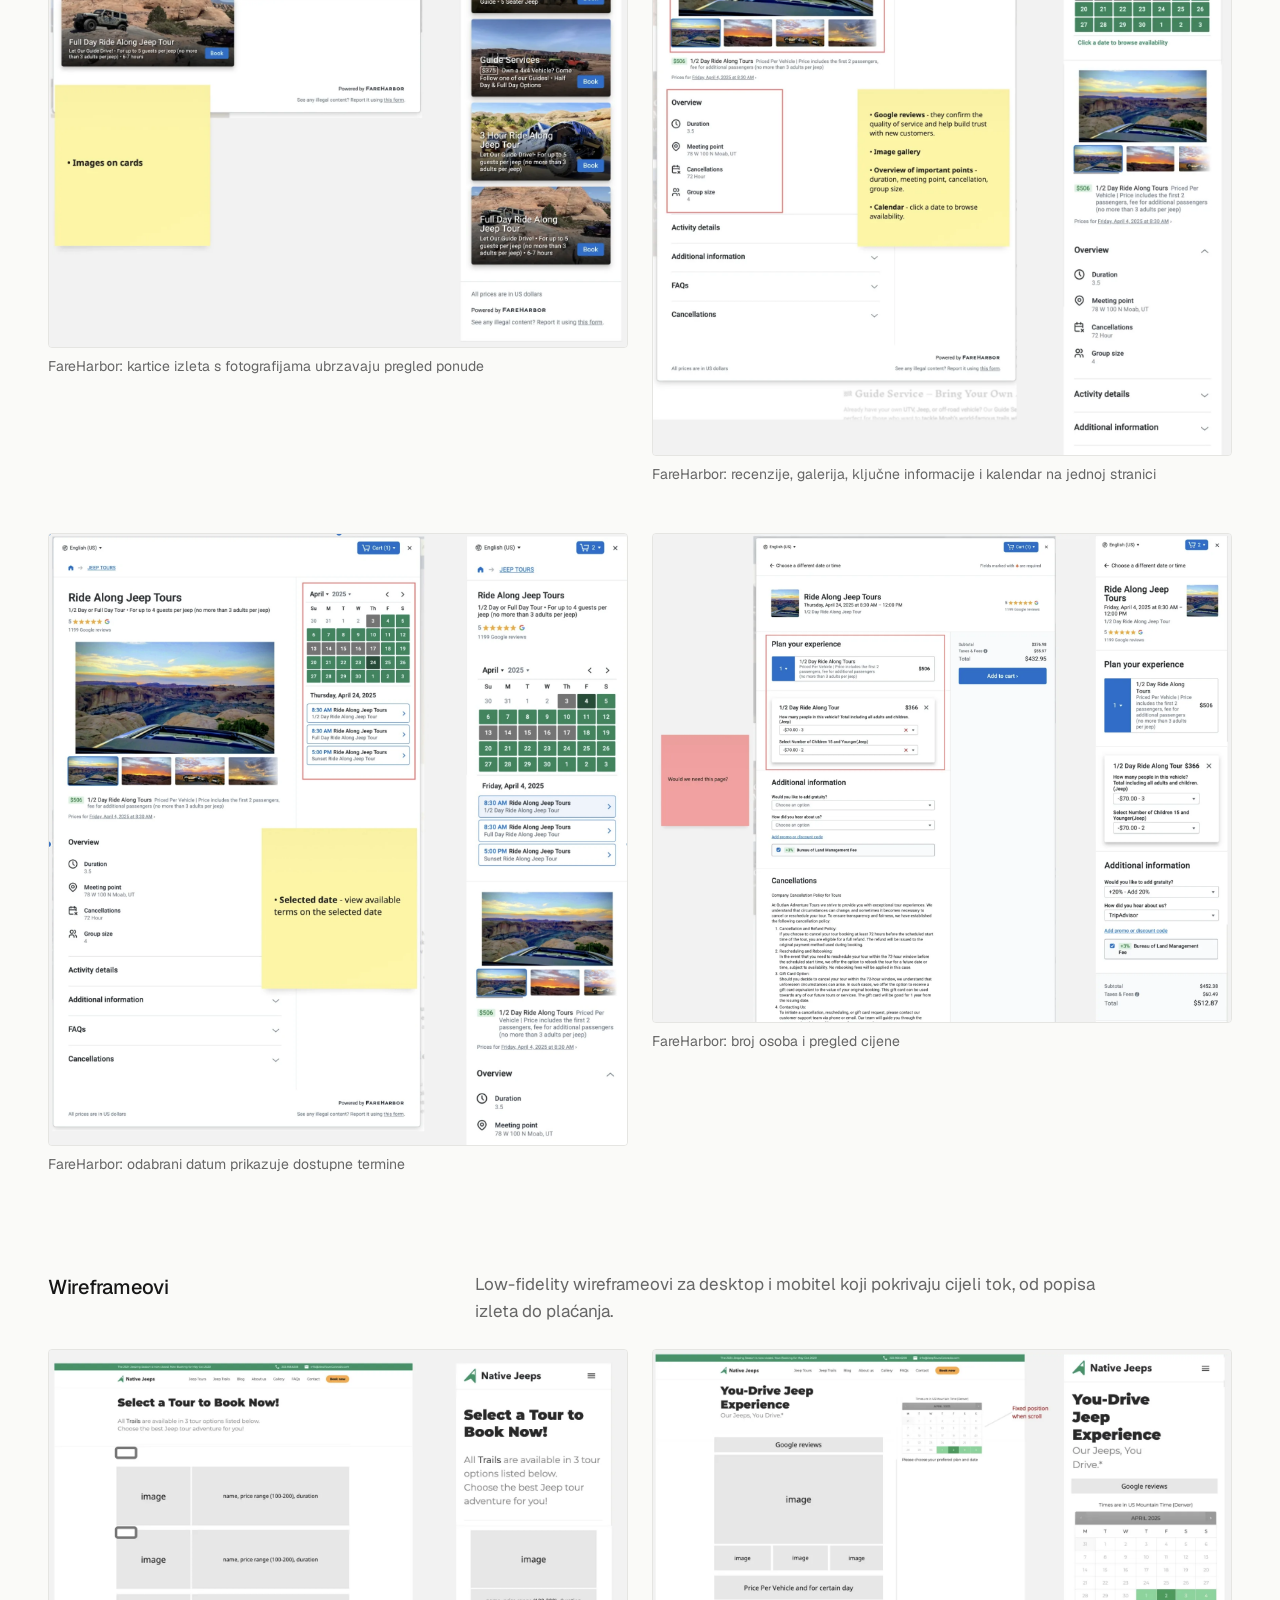
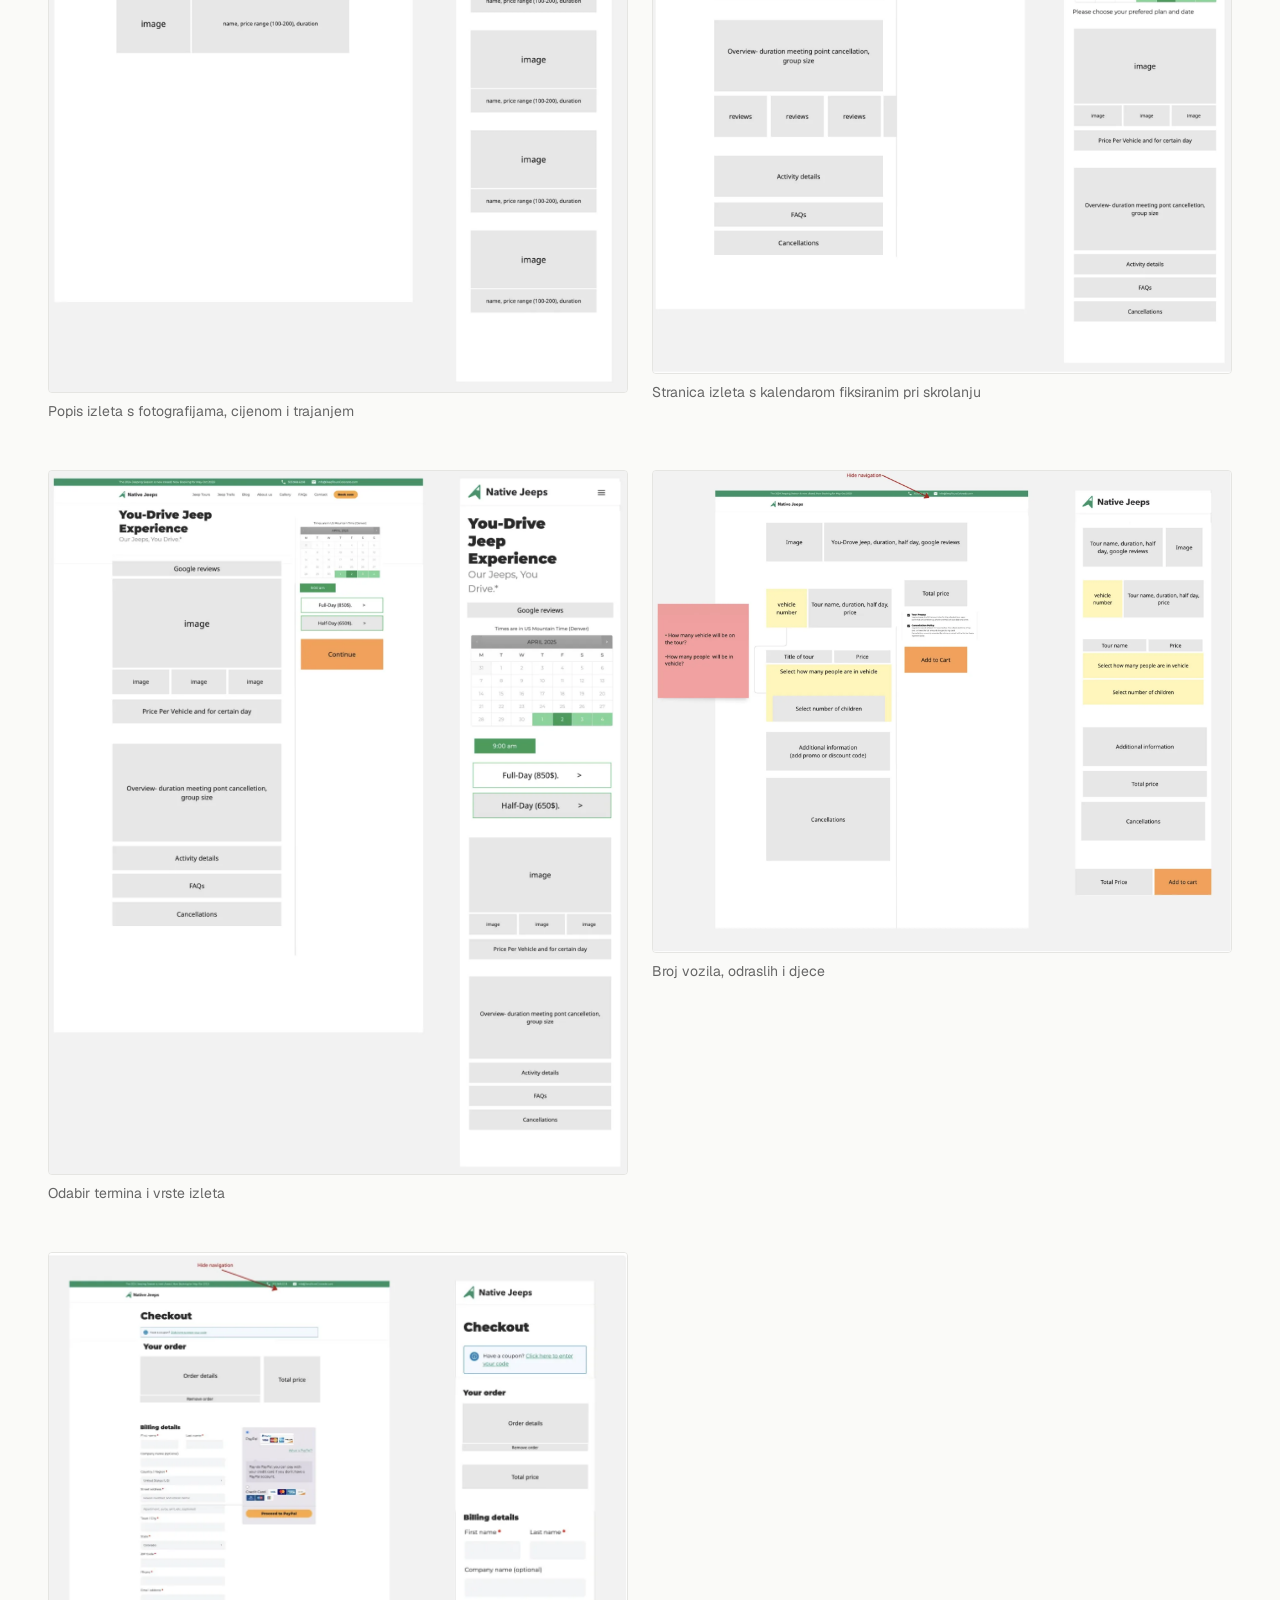
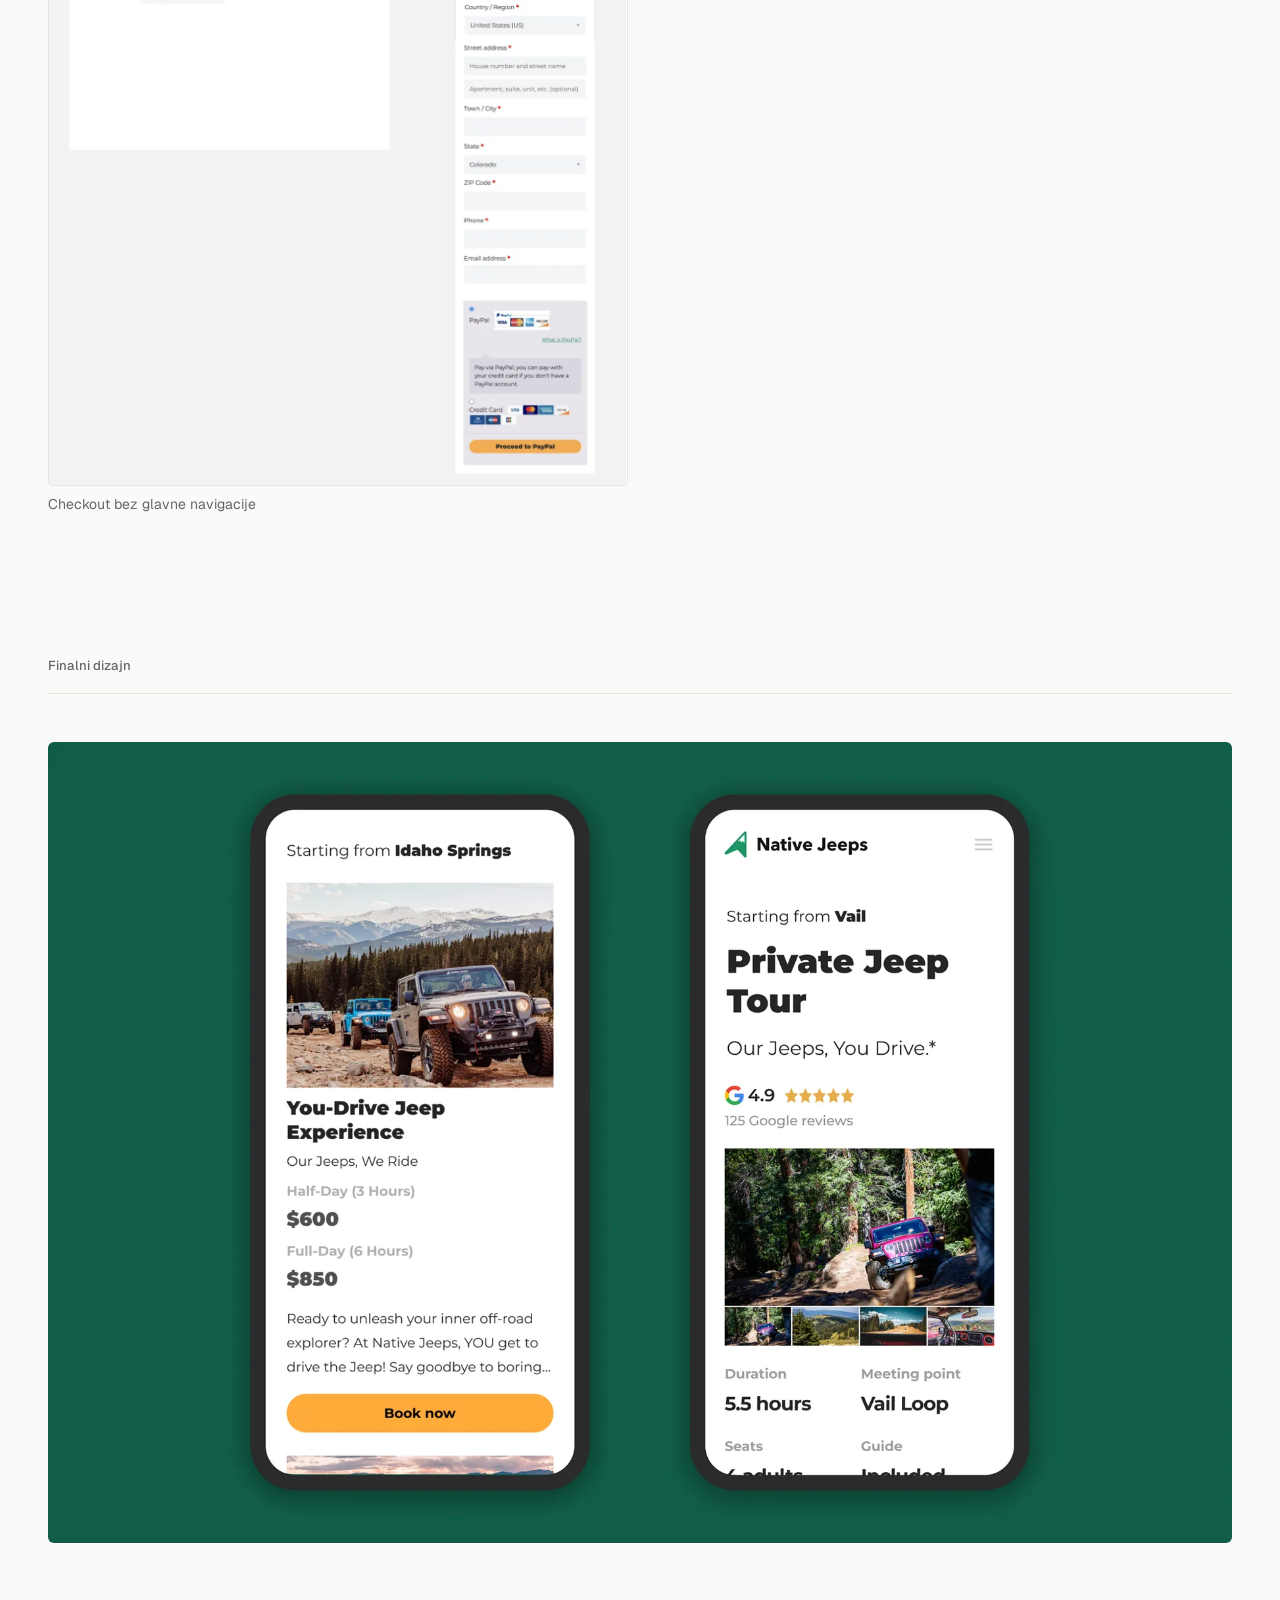
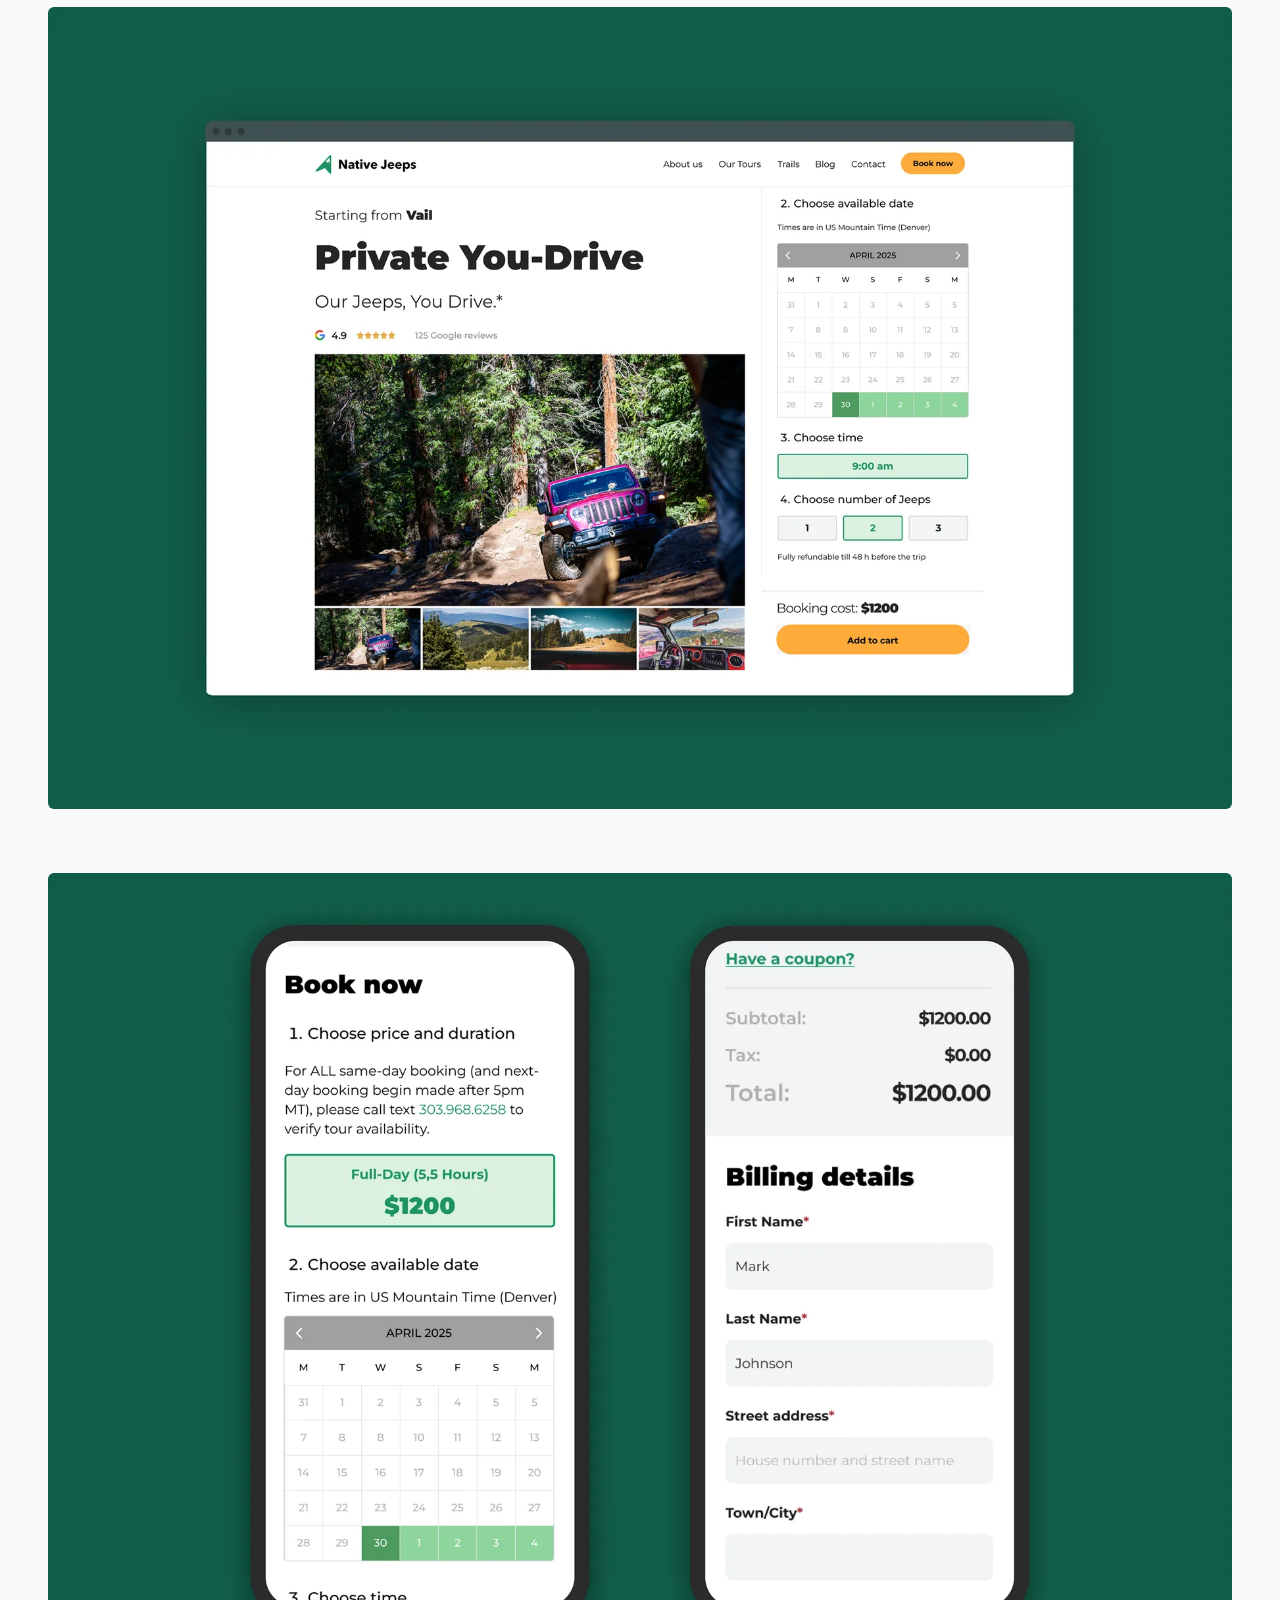
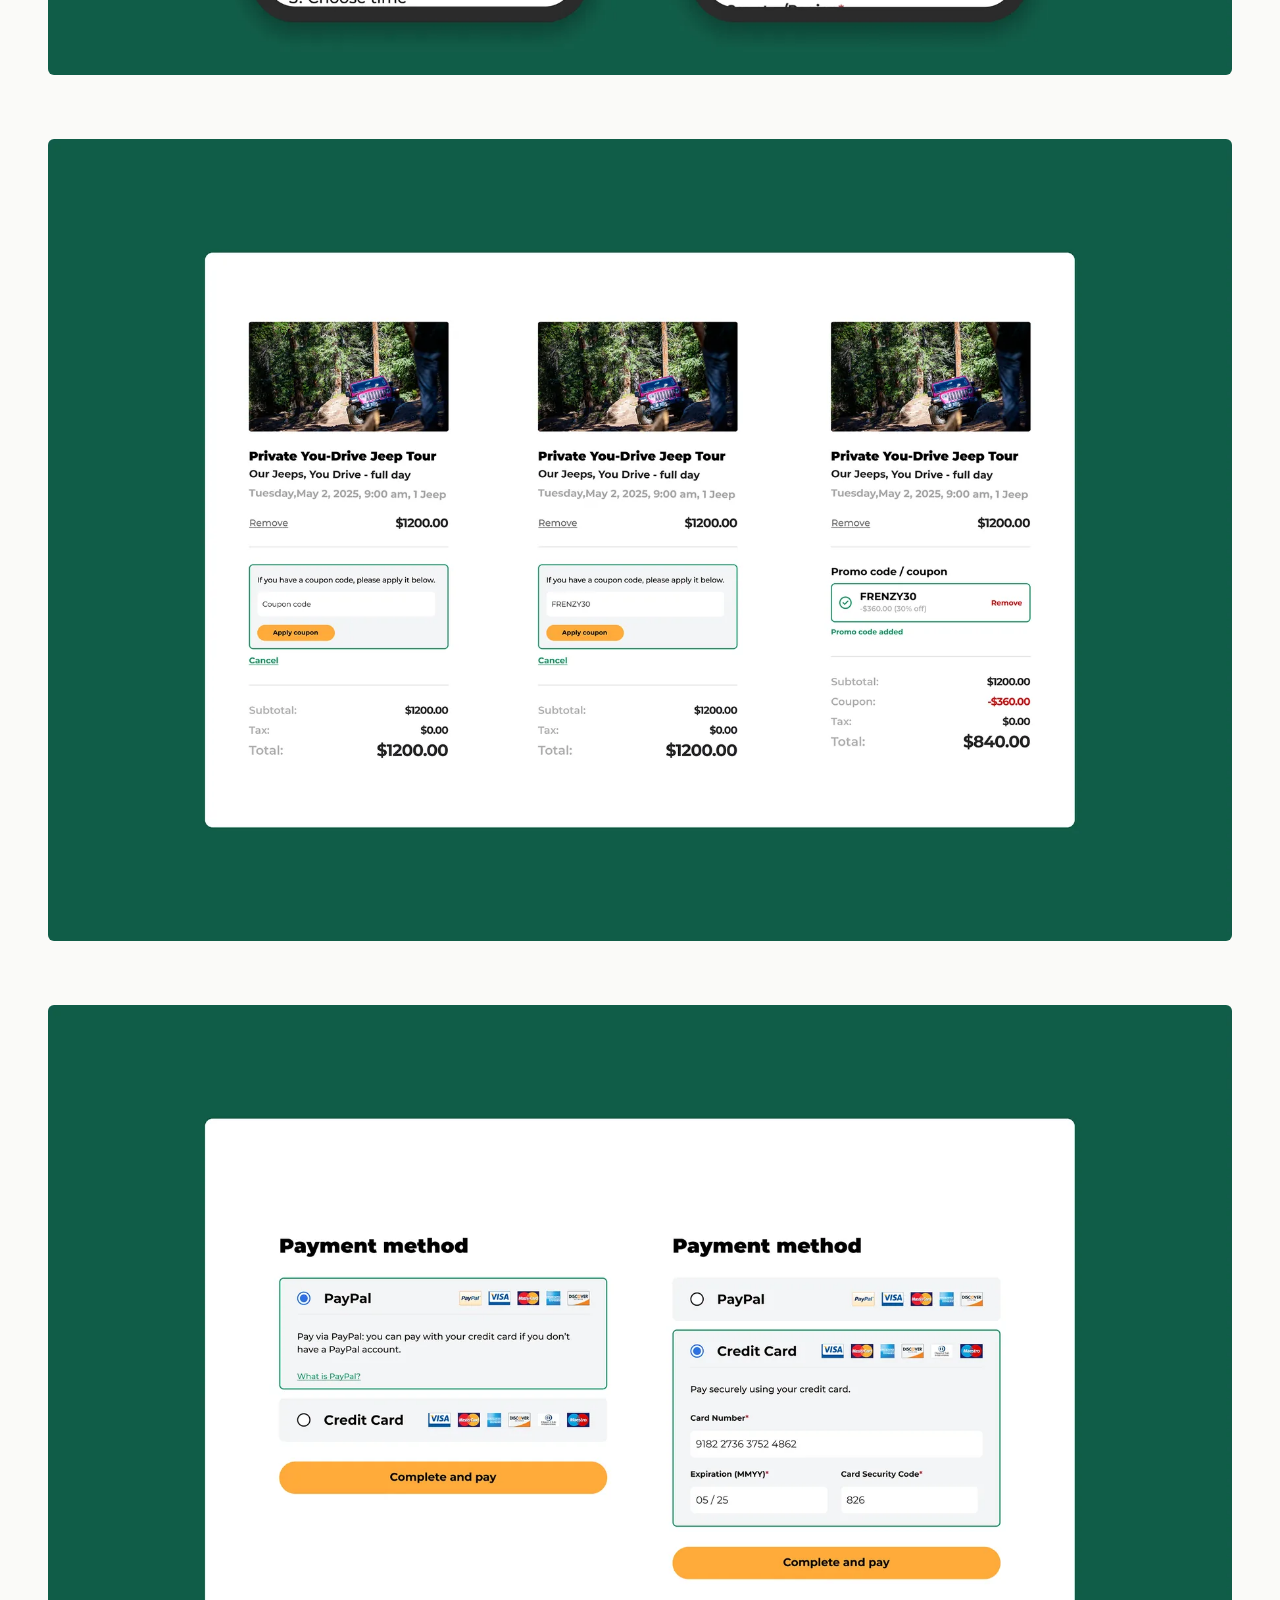
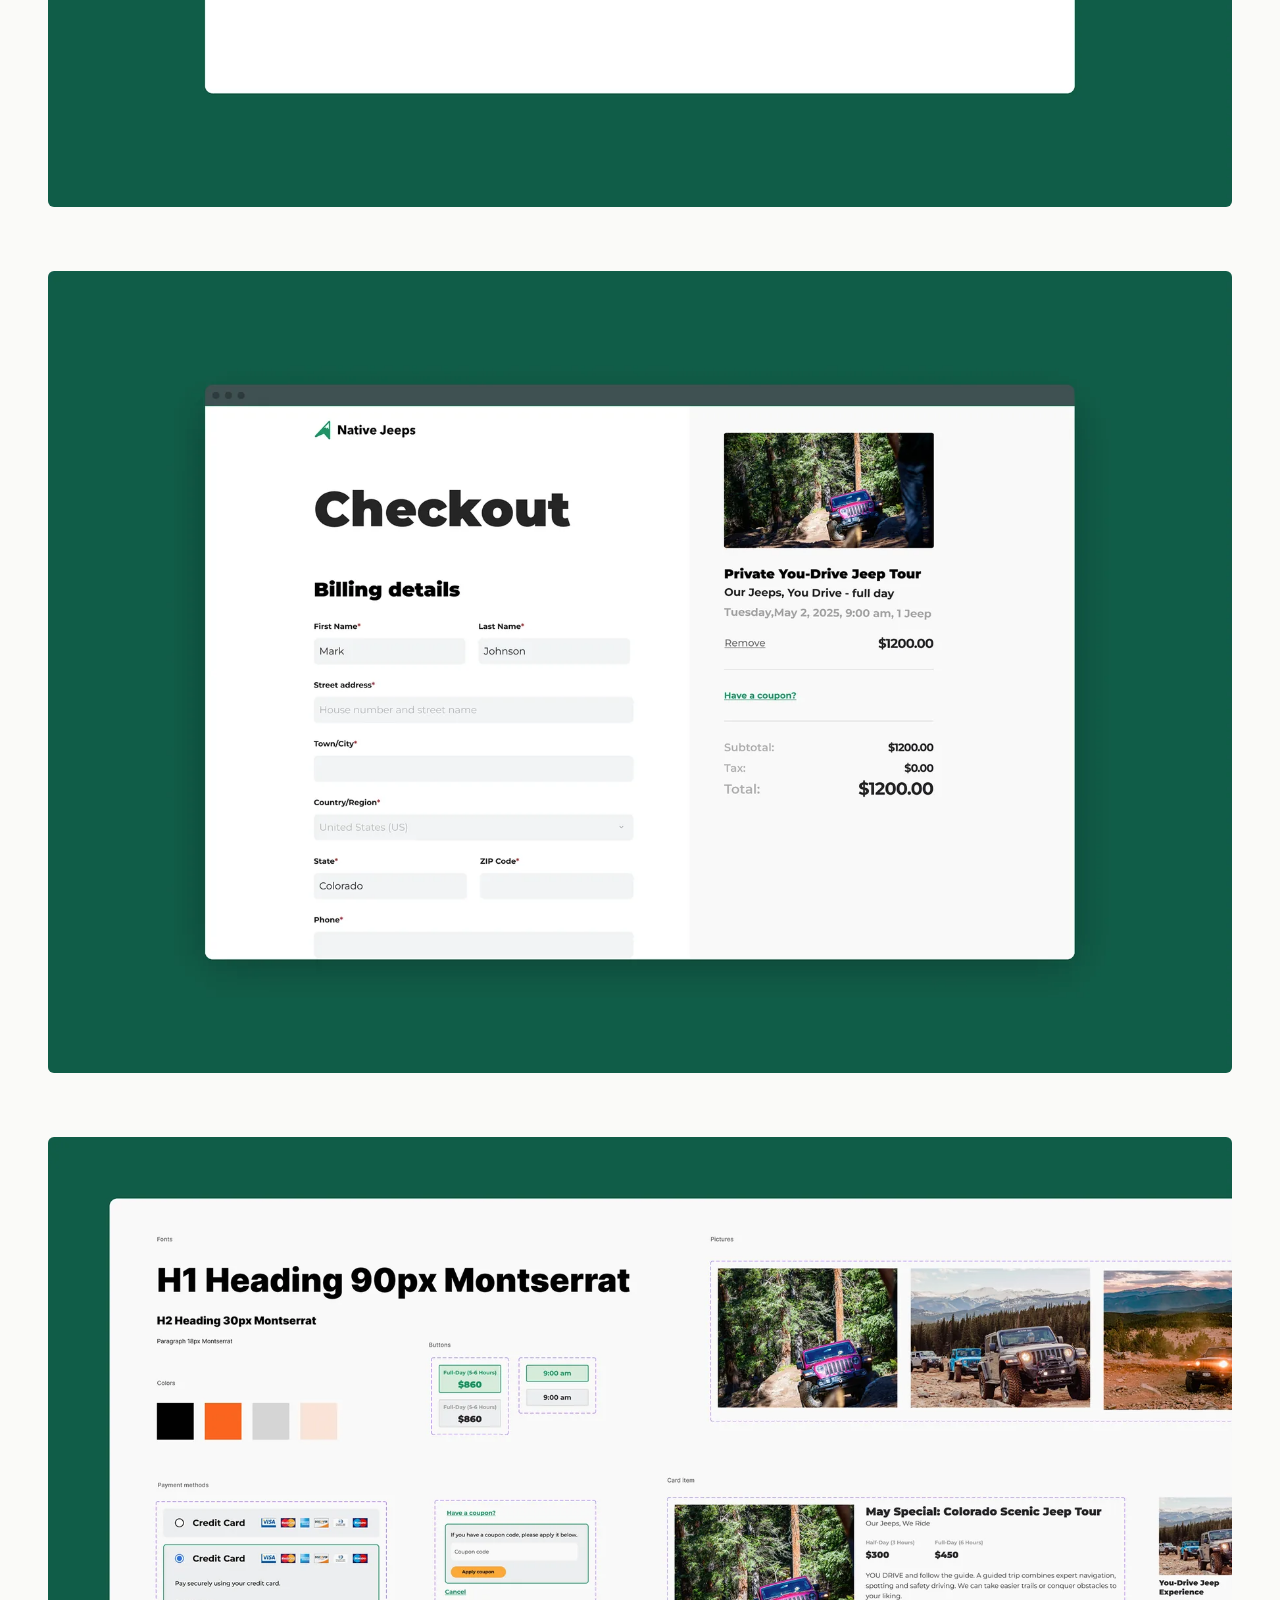
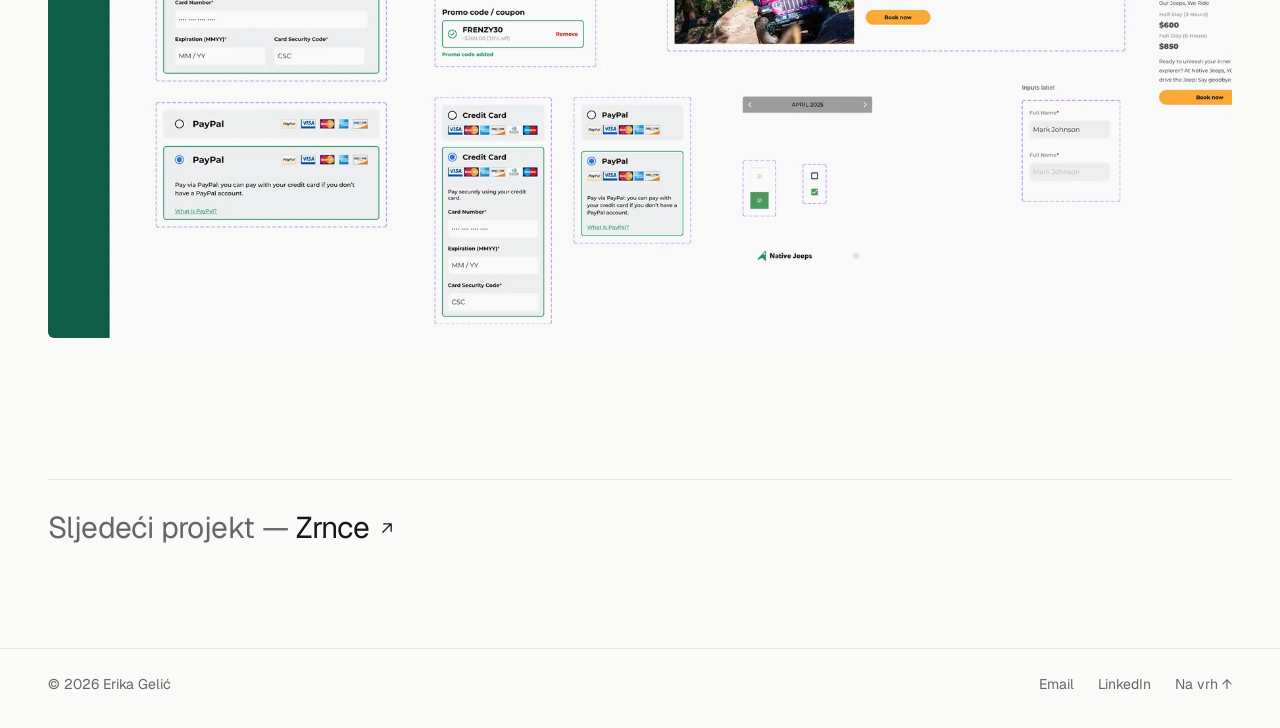
<file: hr/case-study/native-jeeps.html>
<!doctype html>
<html lang="hr">
<head>
<meta charset="utf-8">
<meta name="viewport" content="width=device-width, initial-scale=1, viewport-fit=cover">
<title>Native Jeeps · Erika Gelić</title>
<meta name="description" content="Redizajn rezervacijskog iskustva Native Jeeps koji obuhvaća pronalazak izleta, odabir datuma i termina, vozila i sudionika te plaćanje, na računalu i mobitelu.">
<meta name="author" content="Erika Gelić">
<meta name="theme-color" content="#fafaf8">
<meta property="og:type" content="website">
<meta property="og:locale" content="hr_HR">
<meta property="og:title" content="Native Jeeps · Erika Gelić">
<meta property="og:description" content="Redizajn rezervacijskog iskustva Native Jeeps koji obuhvaća pronalazak izleta, odabir datuma i termina, vozila i sudionika te plaćanje, na računalu i mobitelu.">
<meta property="og:image" content="../../assets/images/native-jeeps/tours-mobile.webp">
<meta name="twitter:card" content="summary_large_image">
<link rel="icon" type="image/svg+xml" href="../../assets/favicon.svg">
<link rel="alternate" hreflang="en" href="../../case-study/native-jeeps.html">
<link rel="preload" href="../../assets/fonts/geist-latin-wght-normal.woff2" as="font" type="font/woff2" crossorigin>
<link rel="stylesheet" href="../../assets/styles.css">
</head>
<body id="top">
<a class="skip" href="#main">Preskoči na sadržaj</a>
<header class="top">
  <div class="wrap top-in">
    <a class="brand" href="../index.html">Erika Gelić</a>
    <nav class="menu" aria-label="Glavna navigacija">
      <a href="../index.html#work">Radovi</a><span class="sep" aria-hidden="true">/</span><a href="../index.html#about">O meni</a><span class="sep" aria-hidden="true">/</span><a href="../index.html#contact">Kontakt</a>
      <a class="lang" href="../../case-study/native-jeeps.html" hreflang="en" lang="en" aria-label="English">EN</a>
    </nav>
  </div>
</header>

<main id="main">
  <div class="wrap cs-bar"><a class="back" href="../index.html#p-native-jeeps"><svg class="ico" viewBox="0 0 24 24" fill="none" stroke="currentColor" stroke-width="1.6" stroke-linecap="round" stroke-linejoin="round" aria-hidden="true" focusable="false"><path d="M20 12H4M10 6l-6 6 6 6"/></svg>Svi radovi</a></div>

  <header class="wrap cs-intro">
    <p class="label">UX/UI dizajn · Rezervacijsko iskustvo</p>
    <h1>Native Jeeps</h1>
    <p class="cs-desc">Redizajn rezervacijskog iskustva Native Jeeps koji obuhvaća pronalazak izleta, odabir datuma i termina, vozila i sudionika te plaćanje, na računalu i mobitelu.</p>
    <h2 class="sr">Podaci o projektu</h2>
    <dl class="cs-meta"><div><dt>Moja uloga</dt><dd>UX/UI dizajn</dd></div><div><dt>Vrsta projekta</dt><dd>Rezervacijsko iskustvo</dd></div><div><dt>Platforma</dt><dd>Web, desktop i mobitel</dd></div><div><dt>Godina</dt><dd>2025</dd></div></dl>
  </header>

  <section class="wrap cs-text" aria-labelledby="s-ch">
    <h2 id="s-ch" class="label">Izazov</h2>
    <p>Rezervacija izleta uključuje niz odluka: koji izlet, koji datum i termin, koliko vozila i osoba te kako platiti. Svaki korak trebao je biti lako razumljiv, a cijena i sljedeća radnja uvijek jasni.</p>
  </section>

  <section class="wrap cs-text" aria-labelledby="s-ap">
    <h2 id="s-ap" class="label">Moj pristup</h2>
    <div class="cs-text-body"><p>Analizirala sam FareHarbor, etablirani rezervacijski sustav, i preuzela obrasce koji pomažu pri odlučivanju: kartice izleta s fotografijom, cijenom i trajanjem za brzu usporedbu, stranicu izleta koja na jednom mjestu okuplja recenzije, galeriju i ključne informacije te kalendar koji za odabrani datum prikazuje dostupne termine. Na stranici izleta panel za rezervaciju ostaje vidljiv pri skrolanju, odabir vozila i sudionika ažurira ukupnu cijenu, a checkout nema glavnu navigaciju kako bi završni korak ostao fokusiran.</p><p>Proučavanje provjerenog sustava prije dizajniranja pomoglo mi je razlikovati obrasce koji stvarno pomažu u odlučivanju od onih koji samo dodaju šum.</p></div>
  </section>

  <section class="cs-process" aria-labelledby="s-pr">
    <div class="wrap"><h2 id="s-pr" class="label label--rule">Proces</h2>
    <div class="pr-block">
      <div class="pr-head"><h3>Analiza usporedivog rezervacijskog sustava</h3><p>FareHarbor ekrani s bilješkama o obrascima koje vrijedi preuzeti: kartice izleta, ključne informacije, recenzije i dostupnost po datumu.</p></div>
      <div class="pr-figs pr-figs--2"><figure><img src="../../assets/images/native-jeeps/research-cards.webp" alt="FareHarbor: kartice izleta s fotografijama ubrzavaju pregled ponude" width="1486" height="1406" loading="lazy" decoding="async" onerror="this.replaceWith(Object.assign(document.createElement('div'),{className:'fallback',textContent:'image unavailable'}))"><figcaption>FareHarbor: kartice izleta s fotografijama ubrzavaju pregled ponude</figcaption></figure><figure><img src="../../assets/images/native-jeeps/research-tour.webp" alt="FareHarbor: recenzije, galerija, ključne informacije i kalendar na jednoj stranici" width="1574" height="1784" loading="lazy" decoding="async" onerror="this.replaceWith(Object.assign(document.createElement('div'),{className:'fallback',textContent:'image unavailable'}))"><figcaption>FareHarbor: recenzije, galerija, ključne informacije i kalendar na jednoj stranici</figcaption></figure><figure><img src="../../assets/images/native-jeeps/research-date.webp" alt="FareHarbor: odabrani datum prikazuje dostupne termine" width="1706" height="1804" loading="lazy" decoding="async" onerror="this.replaceWith(Object.assign(document.createElement('div'),{className:'fallback',textContent:'image unavailable'}))"><figcaption>FareHarbor: odabrani datum prikazuje dostupne termine</figcaption></figure><figure><img src="../../assets/images/native-jeeps/research-plan.webp" alt="FareHarbor: broj osoba i pregled cijene" width="1800" height="1520" loading="lazy" decoding="async" onerror="this.replaceWith(Object.assign(document.createElement('div'),{className:'fallback',textContent:'image unavailable'}))"><figcaption>FareHarbor: broj osoba i pregled cijene</figcaption></figure></div>
    </div>
    <div class="pr-block">
      <div class="pr-head"><h3>Wireframeovi</h3><p>Low-fidelity wireframeovi za desktop i mobitel koji pokrivaju cijeli tok, od popisa izleta do plaćanja.</p></div>
      <div class="pr-figs pr-figs--2"><figure><img src="../../assets/images/native-jeeps/wf-tours.webp" alt="Popis izleta s fotografijama, cijenom i trajanjem" width="1556" height="1726" loading="lazy" decoding="async" onerror="this.replaceWith(Object.assign(document.createElement('div'),{className:'fallback',textContent:'image unavailable'}))"><figcaption>Popis izleta s fotografijama, cijenom i trajanjem</figcaption></figure><figure><img src="../../assets/images/native-jeeps/wf-tour-page.webp" alt="Stranica izleta s kalendarom fiksiranim pri skrolanju" width="1558" height="1678" loading="lazy" decoding="async" onerror="this.replaceWith(Object.assign(document.createElement('div'),{className:'fallback',textContent:'image unavailable'}))"><figcaption>Stranica izleta s kalendarom fiksiranim pri skrolanju</figcaption></figure><figure><img src="../../assets/images/native-jeeps/wf-tour-booking.webp" alt="Odabir termina i vrste izleta" width="1378" height="1678" loading="lazy" decoding="async" onerror="this.replaceWith(Object.assign(document.createElement('div'),{className:'fallback',textContent:'image unavailable'}))"><figcaption>Odabir termina i vrste izleta</figcaption></figure><figure><img src="../../assets/images/native-jeeps/wf-vehicles.webp" alt="Broj vozila, odraslih i djece" width="1800" height="1498" loading="lazy" decoding="async" onerror="this.replaceWith(Object.assign(document.createElement('div'),{className:'fallback',textContent:'image unavailable'}))"><figcaption>Broj vozila, odraslih i djece</figcaption></figure><figure><img src="../../assets/images/native-jeeps/wf-checkout.webp" alt="Checkout bez glavne navigacije" width="1176" height="1692" loading="lazy" decoding="async" onerror="this.replaceWith(Object.assign(document.createElement('div'),{className:'fallback',textContent:'image unavailable'}))"><figcaption>Checkout bez glavne navigacije</figcaption></figure></div>
    </div>
    </div>
  </section>

  <section class="cs-final" aria-labelledby="s-fd">
    <div class="wrap"><h2 id="s-fd" class="label label--rule">Finalni dizajn</h2></div>
    <div class="wrap gallery">
      <img class="fd" src="../../assets/images/native-jeeps/tours-mobile.webp" alt="Popis izleta na mobitelu s fotografijom, cijenom i trajanjem na svakoj kartici" width="1800" height="1219" onerror="this.replaceWith(Object.assign(document.createElement('div'),{className:'fallback',textContent:'image unavailable'}))">
      <img class="fd" src="../../assets/images/native-jeeps/tour-desktop.webp" alt="Stranica izleta s odabirom datuma, termina i džipa" width="1800" height="1219" loading="lazy" decoding="async" onerror="this.replaceWith(Object.assign(document.createElement('div'),{className:'fallback',textContent:'image unavailable'}))">
      <img class="fd" src="../../assets/images/native-jeeps/booking-mobile.webp" alt="Podaci za rezervaciju i naplatu na mobitelu" width="1800" height="1219" loading="lazy" decoding="async" onerror="this.replaceWith(Object.assign(document.createElement('div'),{className:'fallback',textContent:'image unavailable'}))">
      <img class="fd" src="../../assets/images/native-jeeps/cart-coupon.webp" alt="Košarica sa stanjima kupona" width="1800" height="1219" loading="lazy" decoding="async" onerror="this.replaceWith(Object.assign(document.createElement('div'),{className:'fallback',textContent:'image unavailable'}))">
      <img class="fd" src="../../assets/images/native-jeeps/payment.webp" alt="Odabir načina plaćanja" width="1800" height="1219" loading="lazy" decoding="async" onerror="this.replaceWith(Object.assign(document.createElement('div'),{className:'fallback',textContent:'image unavailable'}))">
      <img class="fd" src="../../assets/images/native-jeeps/checkout.webp" alt="Checkout bez glavne navigacije" width="1800" height="1219" loading="lazy" decoding="async" onerror="this.replaceWith(Object.assign(document.createElement('div'),{className:'fallback',textContent:'image unavailable'}))">
      <img class="fd" src="../../assets/images/native-jeeps/style-guide.webp" alt="Style guide za Native Jeeps" width="1800" height="1219" loading="lazy" decoding="async" onerror="this.replaceWith(Object.assign(document.createElement('div'),{className:'fallback',textContent:'image unavailable'}))">
    </div>
  </section>

  <nav class="wrap cs-next" aria-label="Sljedeći projekt">
    <a href="zrnce.html" rel="next"><span class="nx-k">Sljedeći projekt —</span> <span class="nx-t">Zrnce</span><svg class="ico" viewBox="0 0 24 24" fill="none" stroke="currentColor" stroke-width="1.6" stroke-linecap="round" stroke-linejoin="round" aria-hidden="true" focusable="false"><path d="M7 17L17 7M8 7h9v9"/></svg></a>
  </nav>
</main>

<footer class="foot">
  <div class="wrap foot-in">
    <span>© 2026 Erika Gelić</span>
    <span class="foot-links"><a href="mailto:erika.gelic12@gmail.com">Email</a><a href="https://www.linkedin.com/in/erika-geli%C4%87-491b18253/" target="_blank" rel="noopener">LinkedIn<span class="sr">(otvara se u novoj kartici)</span></a><a href="#top">Na vrh ↑</a></span>
  </div>
</footer>
<script src="../../assets/main.js"></script>
</body>
</html>
</file>
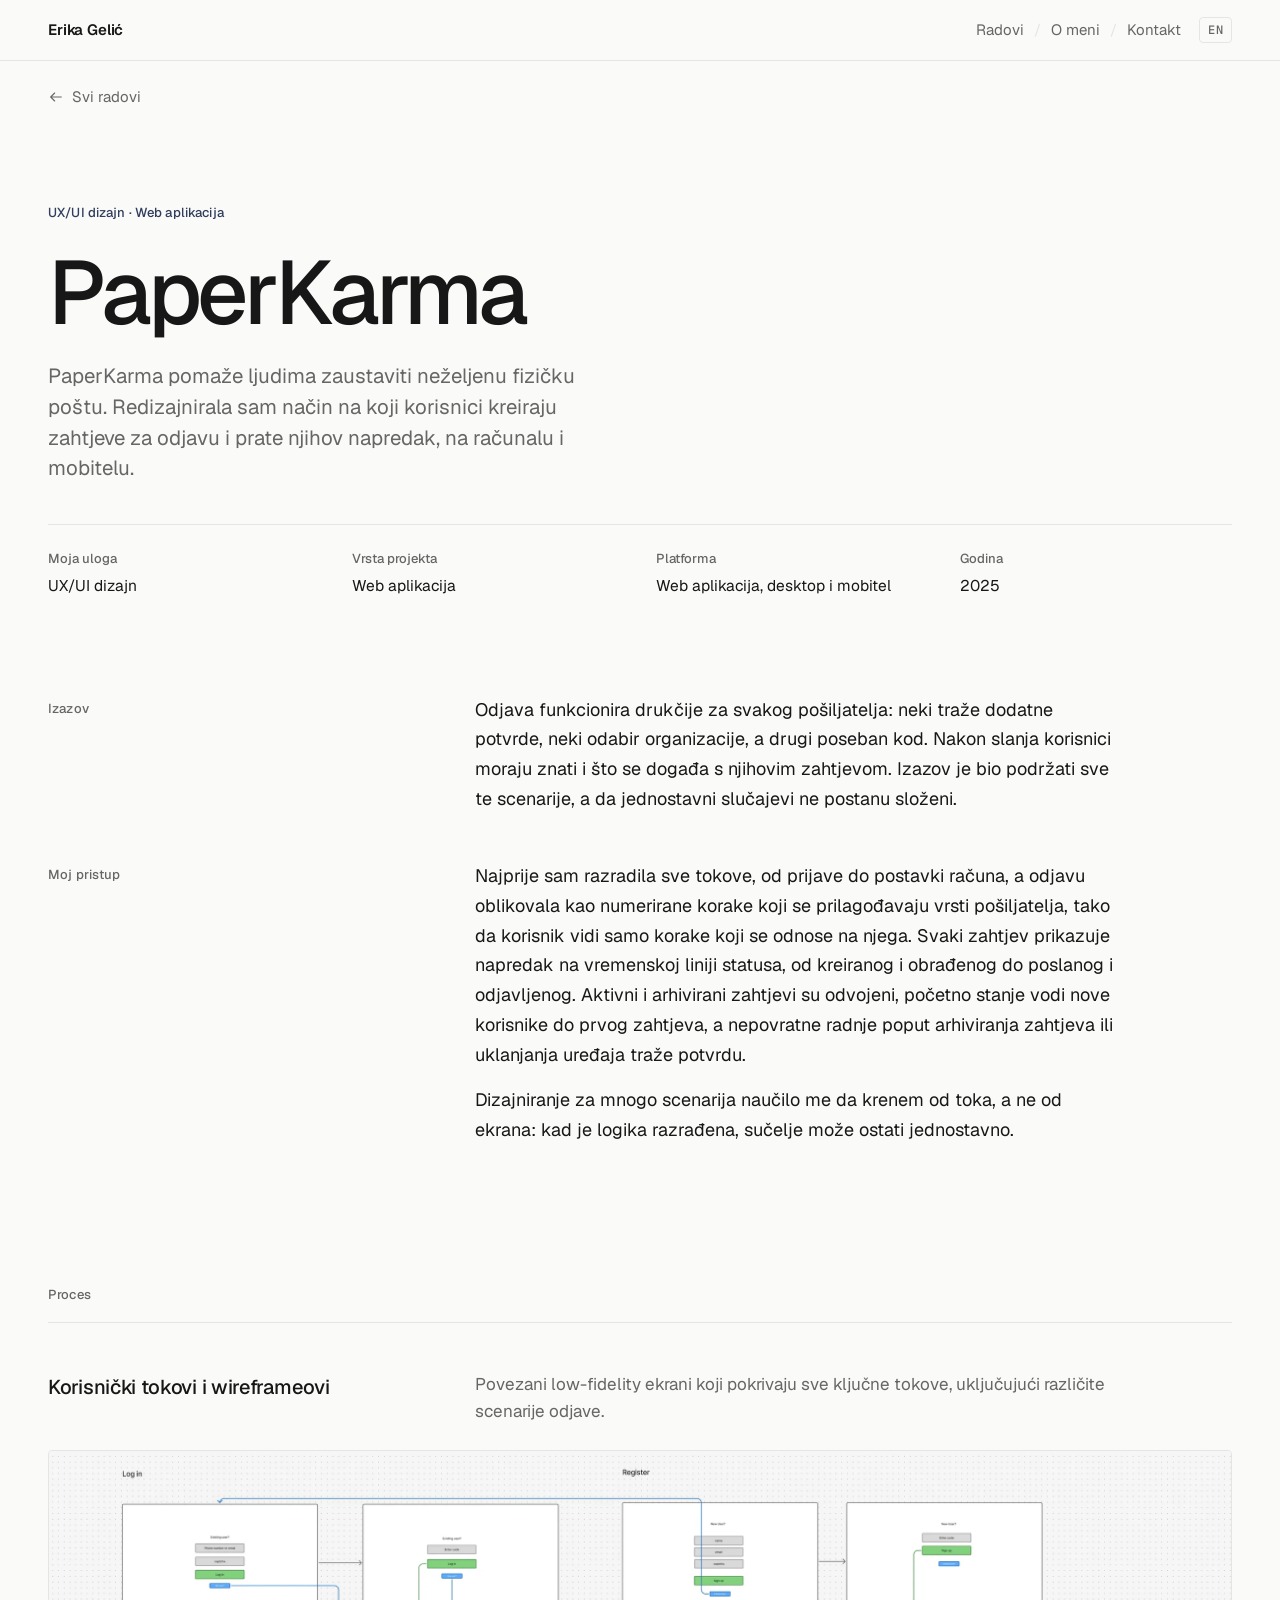
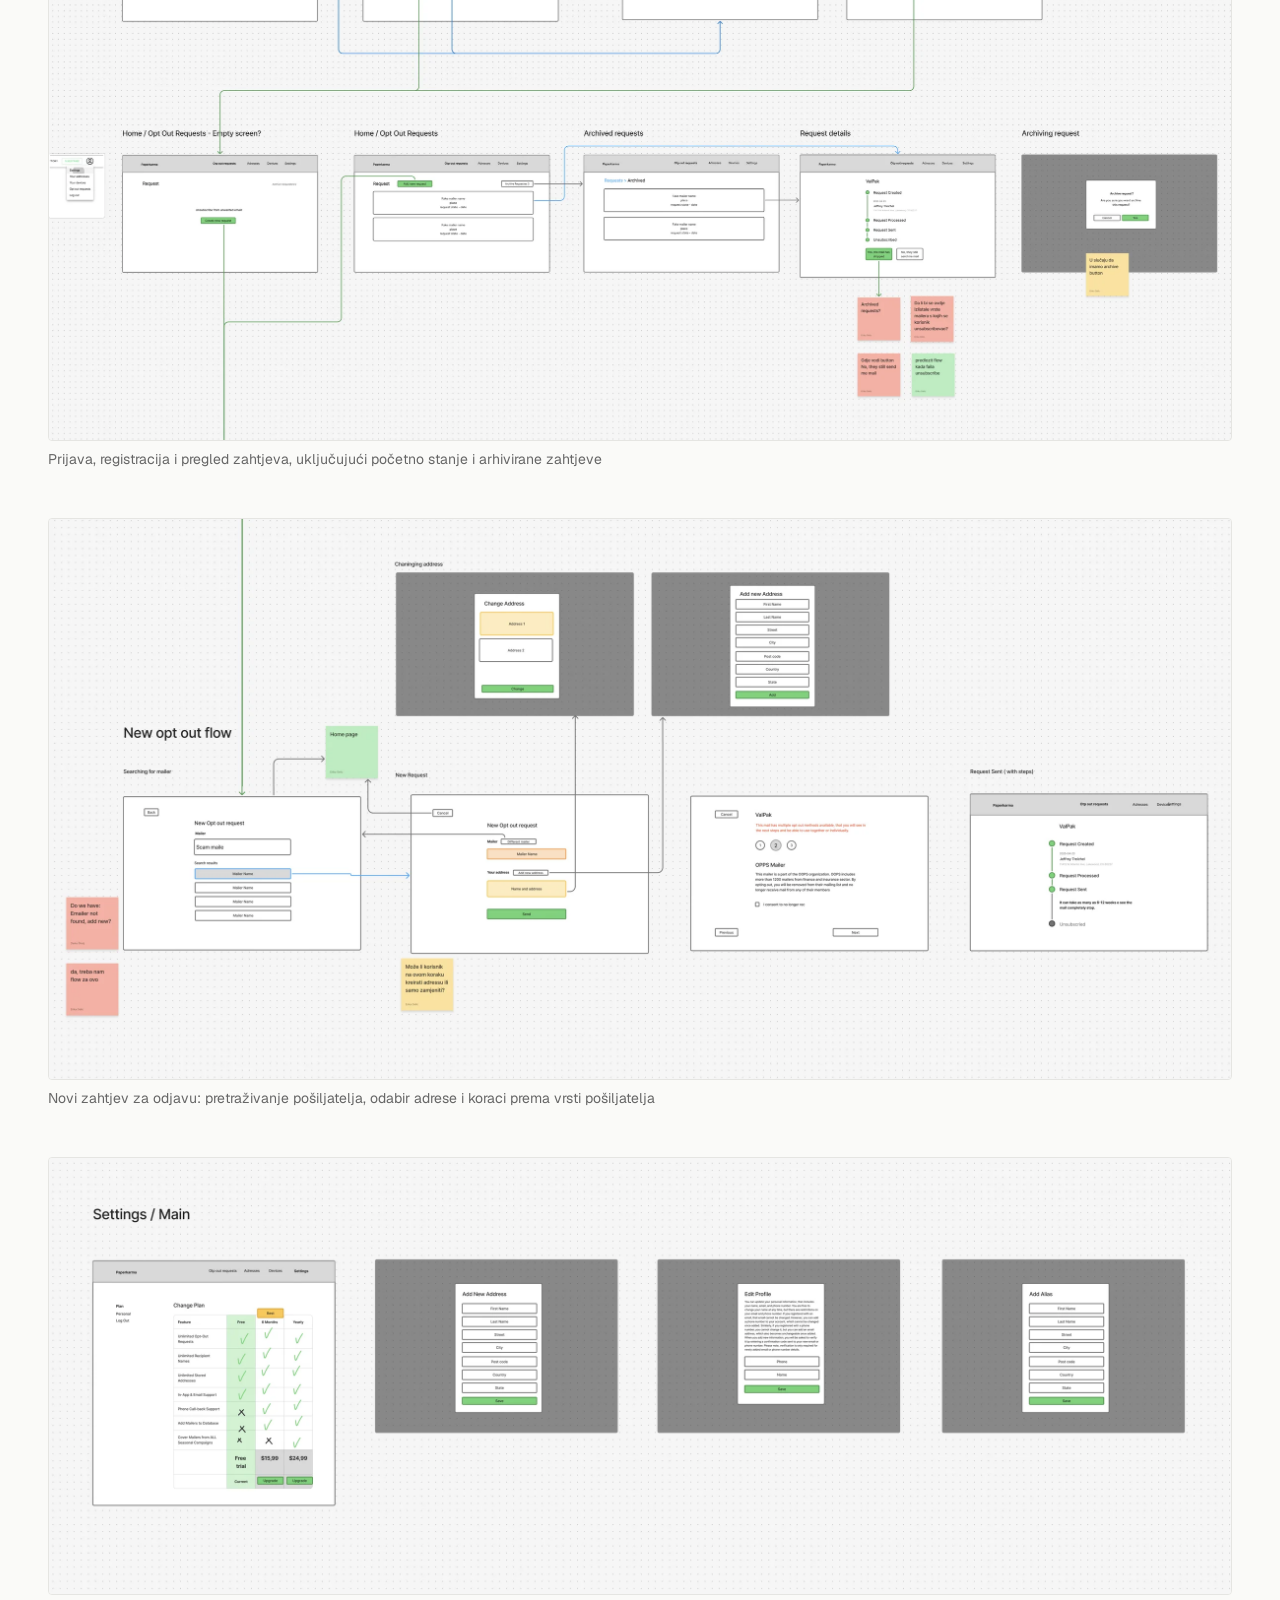
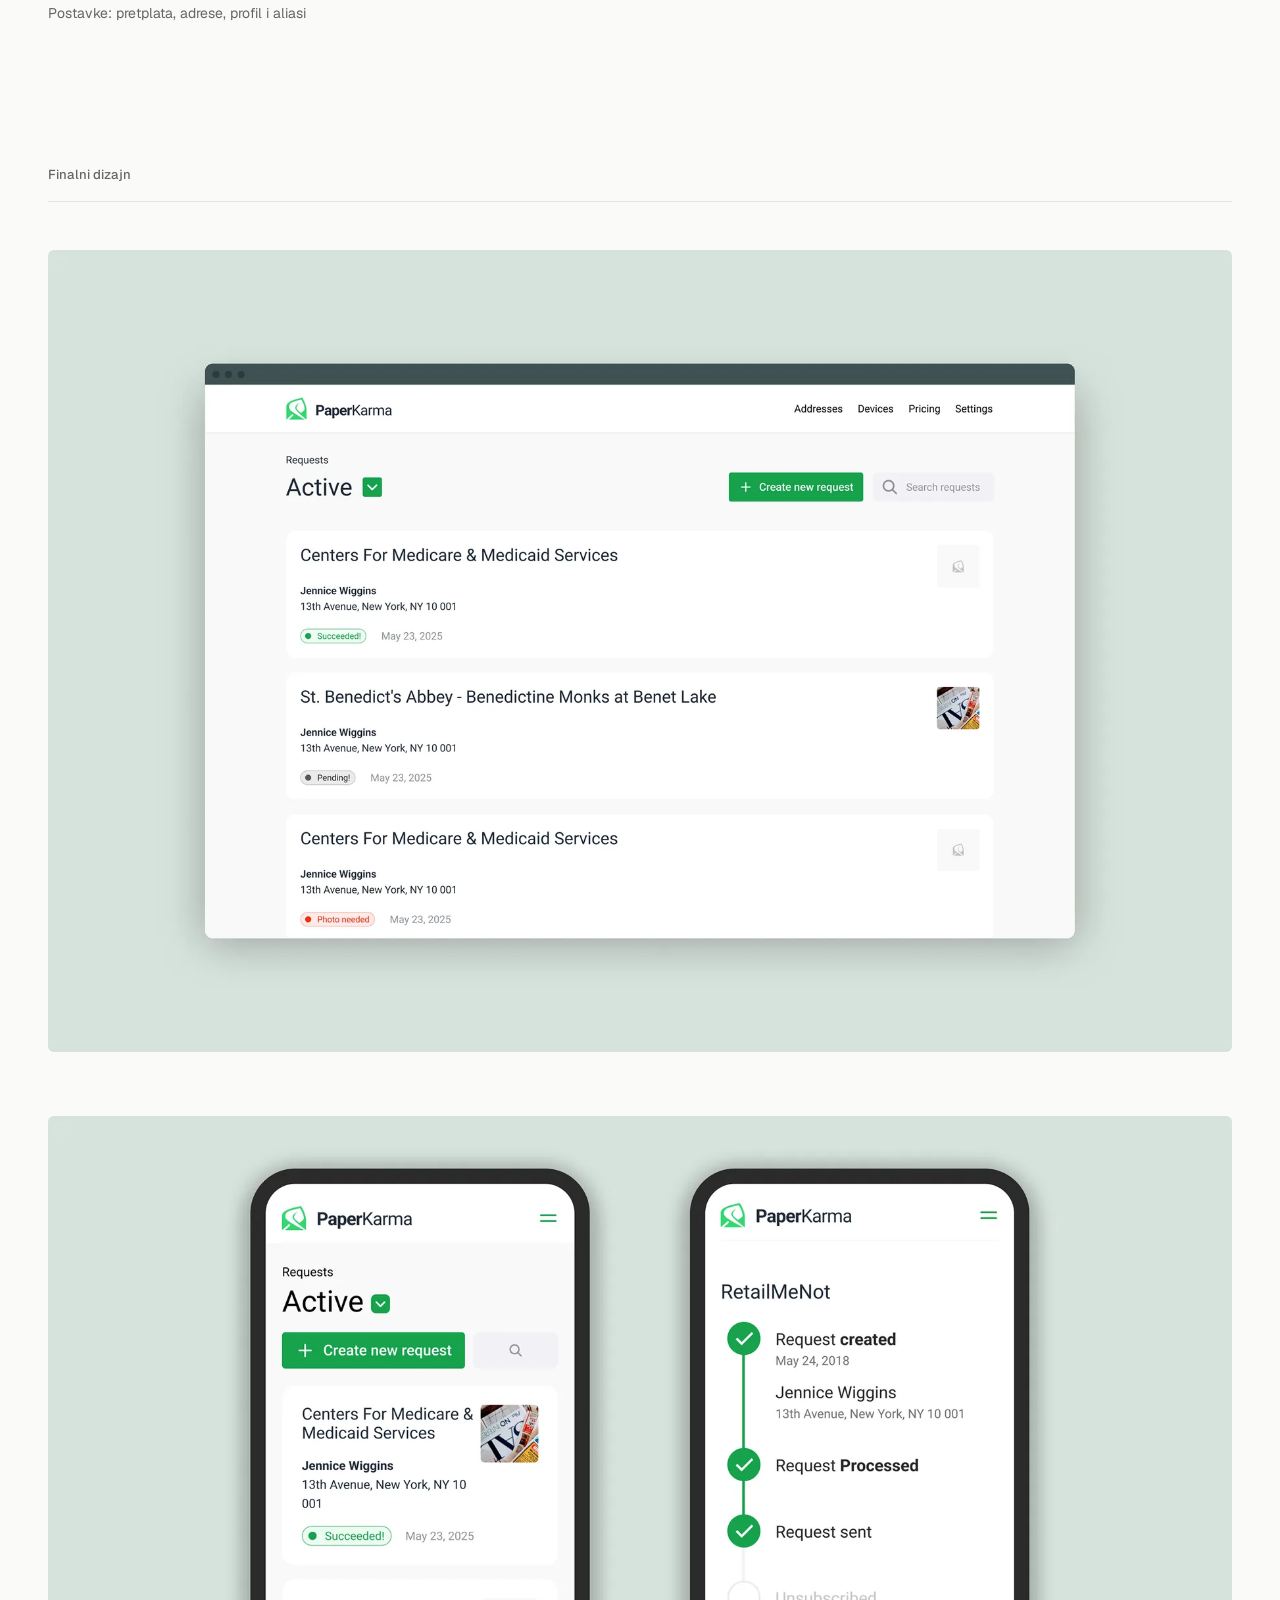
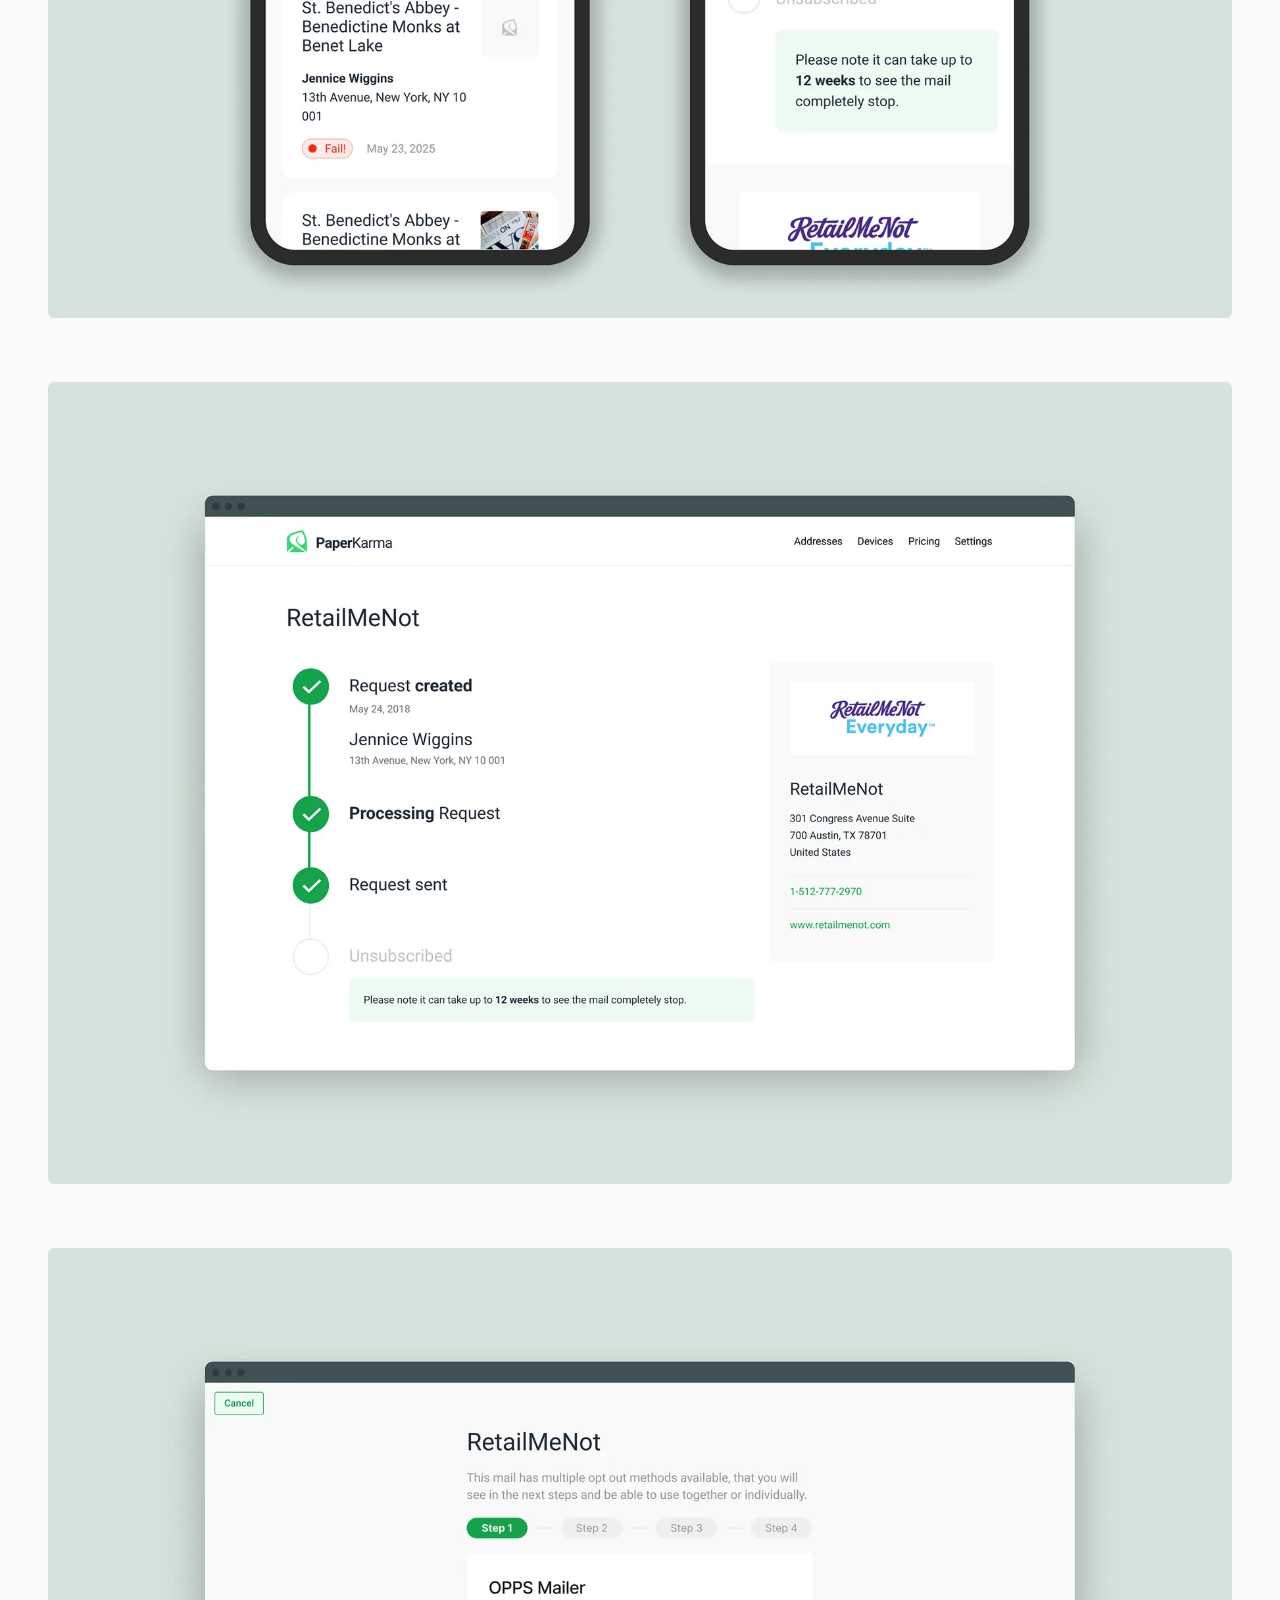
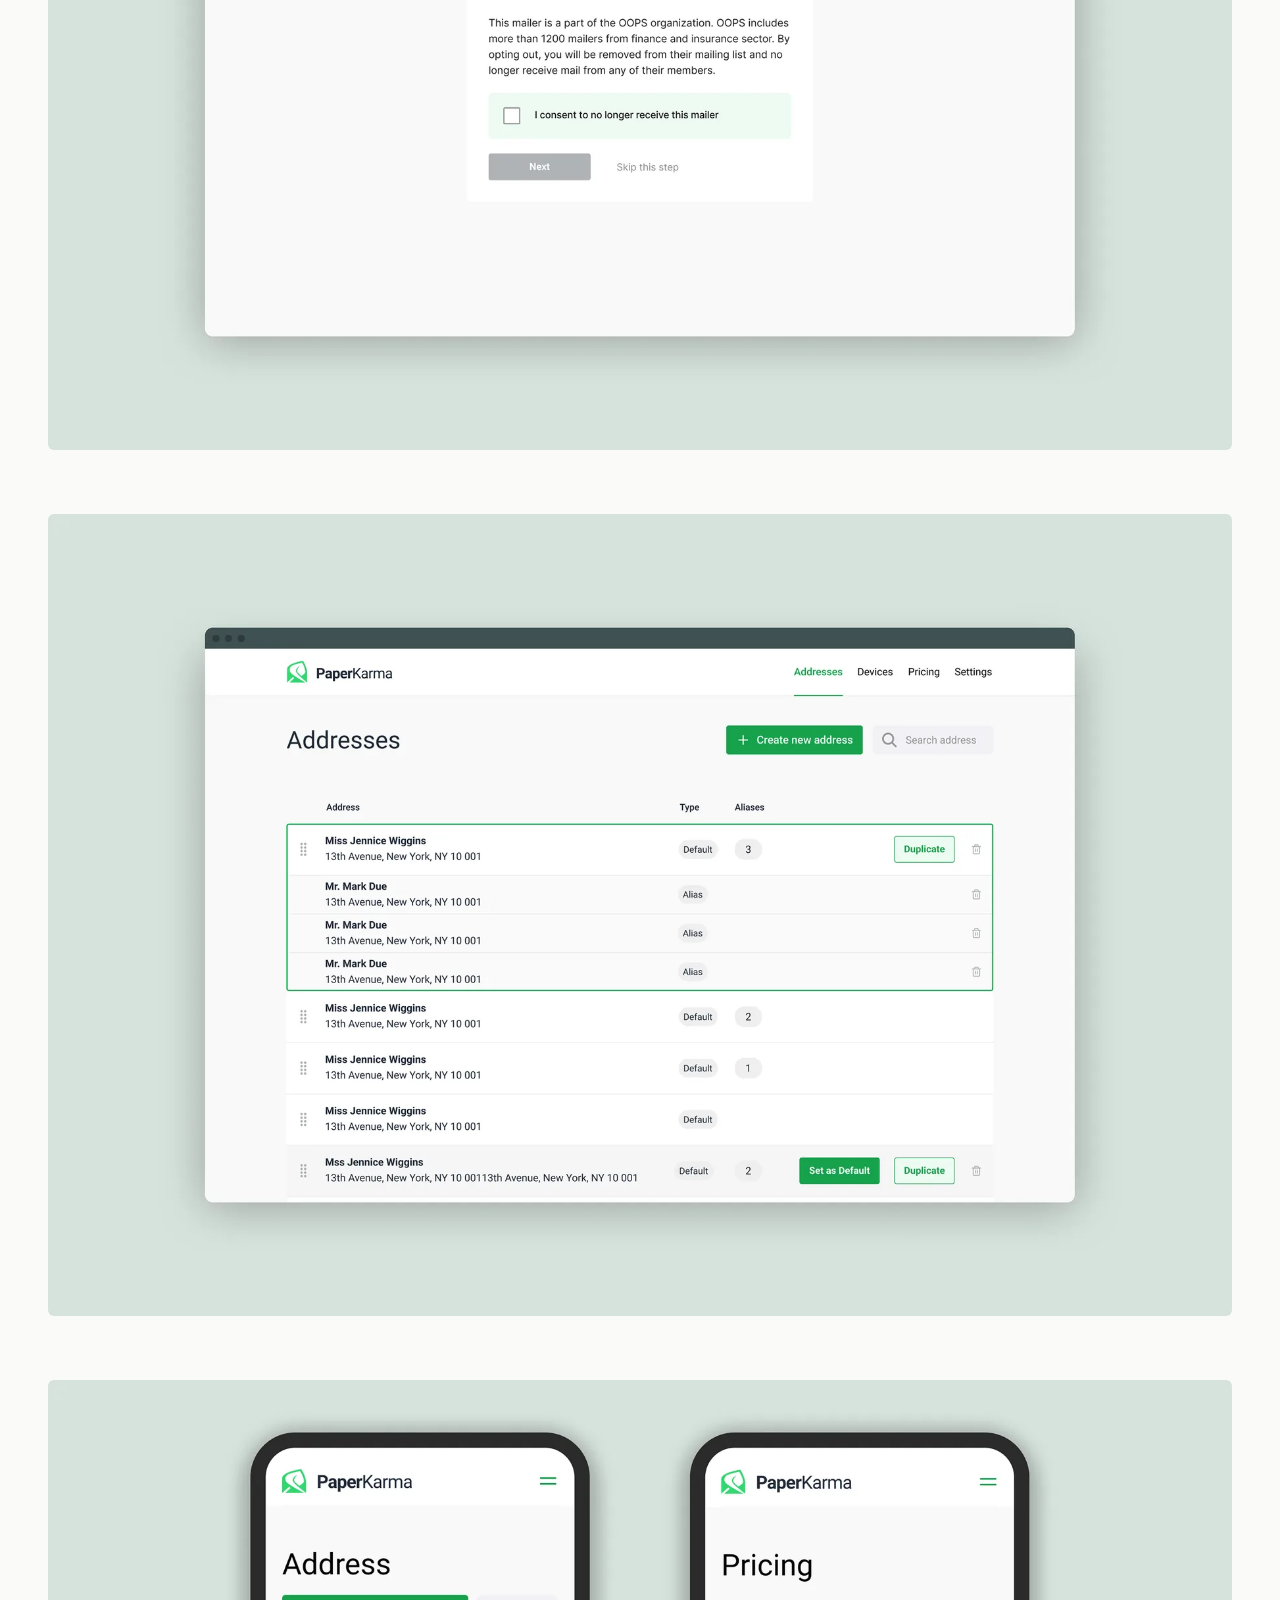
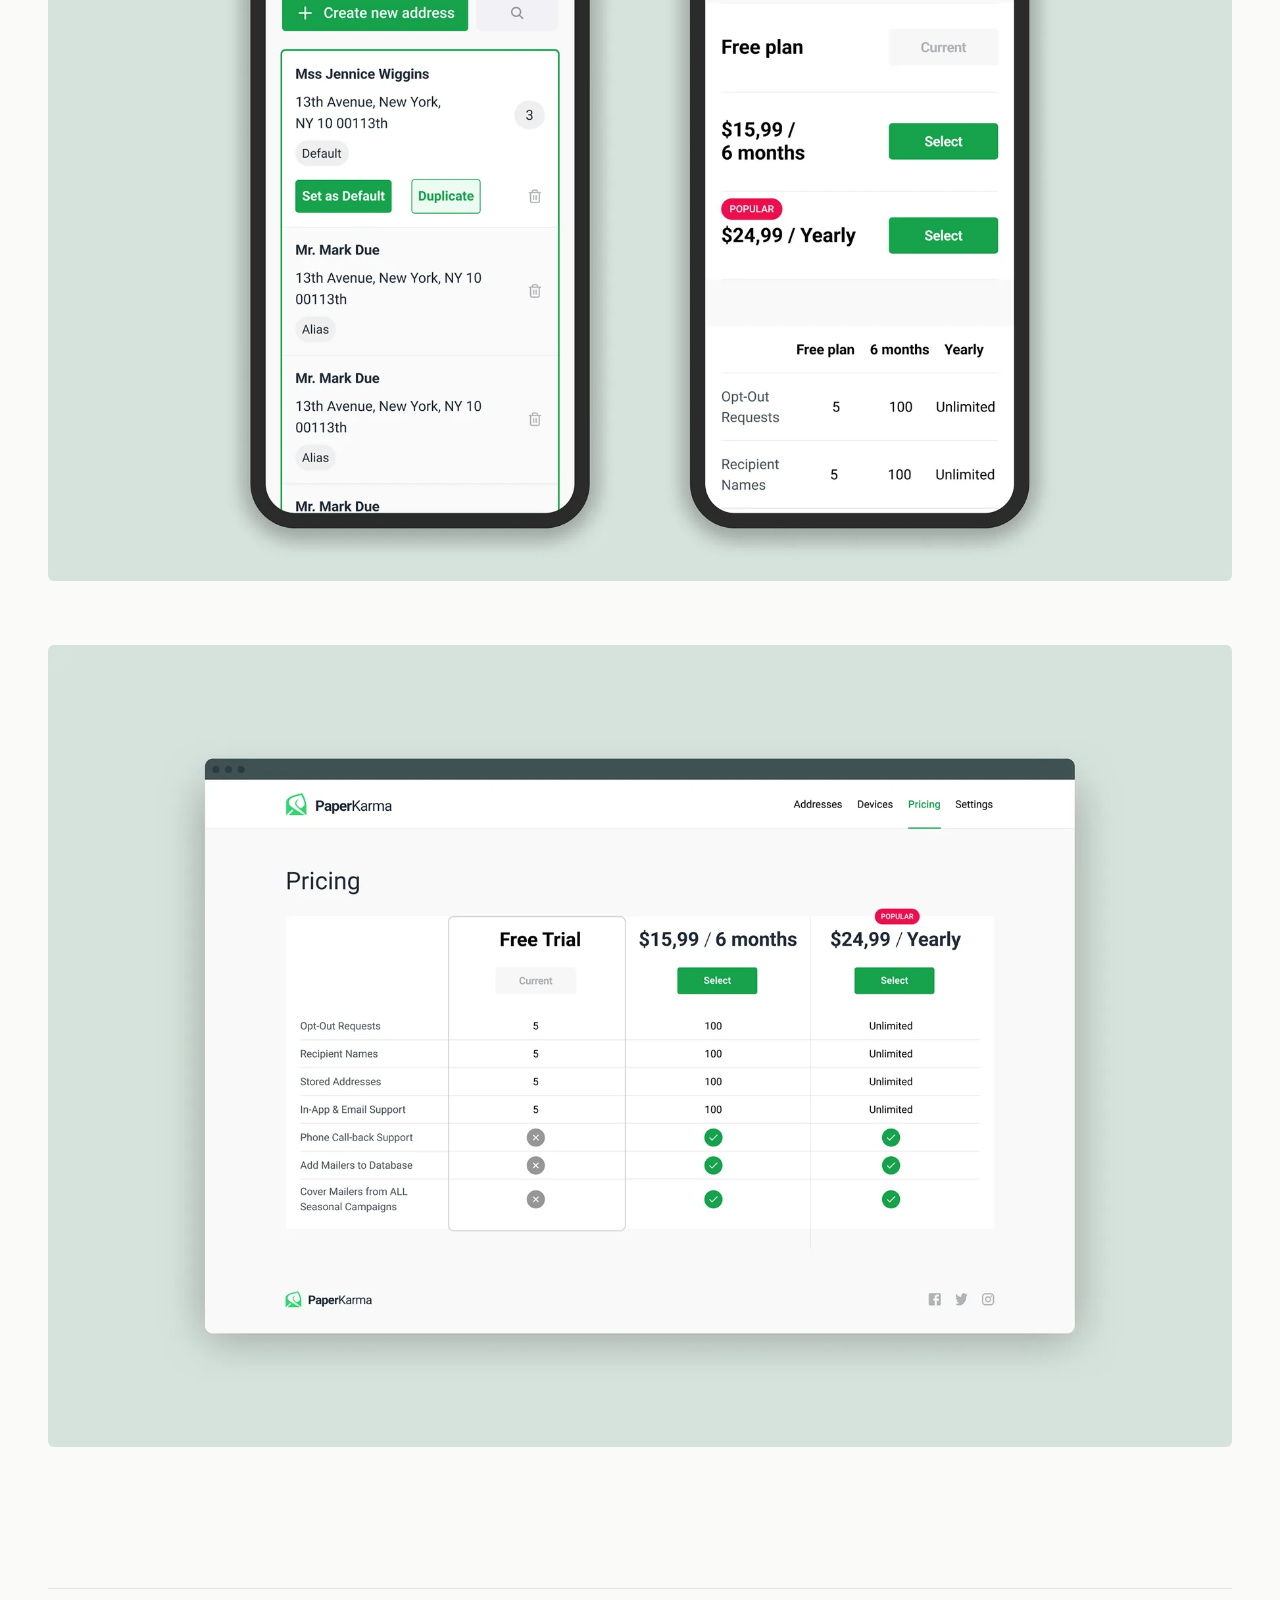
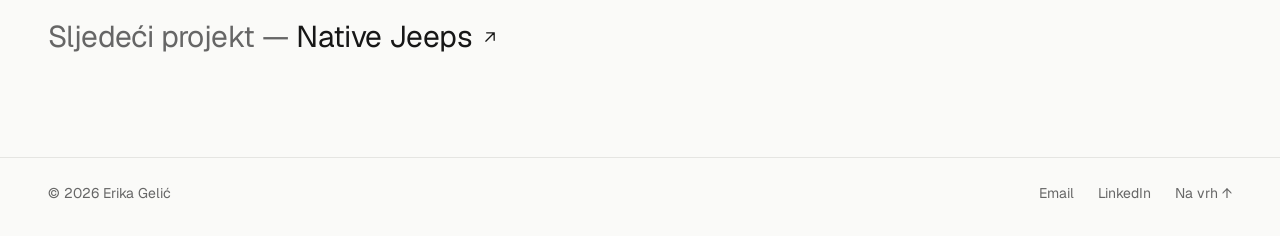
<file: hr/case-study/paperkarma.html>
<!doctype html>
<html lang="hr">
<head>
<meta charset="utf-8">
<meta name="viewport" content="width=device-width, initial-scale=1, viewport-fit=cover">
<title>PaperKarma · Erika Gelić</title>
<meta name="description" content="PaperKarma pomaže ljudima zaustaviti neželjenu fizičku poštu. Redizajnirala sam način na koji korisnici kreiraju zahtjeve za odjavu i prate njihov napredak, na računalu i mobitelu.">
<meta name="author" content="Erika Gelić">
<meta name="theme-color" content="#fafaf8">
<meta property="og:type" content="website">
<meta property="og:locale" content="hr_HR">
<meta property="og:title" content="PaperKarma · Erika Gelić">
<meta property="og:description" content="PaperKarma pomaže ljudima zaustaviti neželjenu fizičku poštu. Redizajnirala sam način na koji korisnici kreiraju zahtjeve za odjavu i prate njihov napredak, na računalu i mobitelu.">
<meta property="og:image" content="../../assets/images/paperkarma/requests-desktop.webp">
<meta name="twitter:card" content="summary_large_image">
<link rel="icon" type="image/svg+xml" href="../../assets/favicon.svg">
<link rel="alternate" hreflang="en" href="../../case-study/paperkarma.html">
<link rel="preload" href="../../assets/fonts/geist-latin-wght-normal.woff2" as="font" type="font/woff2" crossorigin>
<link rel="stylesheet" href="../../assets/styles.css">
</head>
<body id="top">
<a class="skip" href="#main">Preskoči na sadržaj</a>
<header class="top">
  <div class="wrap top-in">
    <a class="brand" href="../index.html">Erika Gelić</a>
    <nav class="menu" aria-label="Glavna navigacija">
      <a href="../index.html#work">Radovi</a><span class="sep" aria-hidden="true">/</span><a href="../index.html#about">O meni</a><span class="sep" aria-hidden="true">/</span><a href="../index.html#contact">Kontakt</a>
      <a class="lang" href="../../case-study/paperkarma.html" hreflang="en" lang="en" aria-label="English">EN</a>
    </nav>
  </div>
</header>

<main id="main">
  <div class="wrap cs-bar"><a class="back" href="../index.html#p-paperkarma"><svg class="ico" viewBox="0 0 24 24" fill="none" stroke="currentColor" stroke-width="1.6" stroke-linecap="round" stroke-linejoin="round" aria-hidden="true" focusable="false"><path d="M20 12H4M10 6l-6 6 6 6"/></svg>Svi radovi</a></div>

  <header class="wrap cs-intro">
    <p class="label">UX/UI dizajn · Web aplikacija</p>
    <h1>PaperKarma</h1>
    <p class="cs-desc">PaperKarma pomaže ljudima zaustaviti neželjenu fizičku poštu. Redizajnirala sam način na koji korisnici kreiraju zahtjeve za odjavu i prate njihov napredak, na računalu i mobitelu.</p>
    <h2 class="sr">Podaci o projektu</h2>
    <dl class="cs-meta"><div><dt>Moja uloga</dt><dd>UX/UI dizajn</dd></div><div><dt>Vrsta projekta</dt><dd>Web aplikacija</dd></div><div><dt>Platforma</dt><dd>Web aplikacija, desktop i mobitel</dd></div><div><dt>Godina</dt><dd>2025</dd></div></dl>
  </header>

  <section class="wrap cs-text" aria-labelledby="s-ch">
    <h2 id="s-ch" class="label">Izazov</h2>
    <p>Odjava funkcionira drukčije za svakog pošiljatelja: neki traže dodatne potvrde, neki odabir organizacije, a drugi poseban kod. Nakon slanja korisnici moraju znati i što se događa s njihovim zahtjevom. Izazov je bio podržati sve te scenarije, a da jednostavni slučajevi ne postanu složeni.</p>
  </section>

  <section class="wrap cs-text" aria-labelledby="s-ap">
    <h2 id="s-ap" class="label">Moj pristup</h2>
    <div class="cs-text-body"><p>Najprije sam razradila sve tokove, od prijave do postavki računa, a odjavu oblikovala kao numerirane korake koji se prilagođavaju vrsti pošiljatelja, tako da korisnik vidi samo korake koji se odnose na njega. Svaki zahtjev prikazuje napredak na vremenskoj liniji statusa, od kreiranog i obrađenog do poslanog i odjavljenog. Aktivni i arhivirani zahtjevi su odvojeni, početno stanje vodi nove korisnike do prvog zahtjeva, a nepovratne radnje poput arhiviranja zahtjeva ili uklanjanja uređaja traže potvrdu.</p><p>Dizajniranje za mnogo scenarija naučilo me da krenem od toka, a ne od ekrana: kad je logika razrađena, sučelje može ostati jednostavno.</p></div>
  </section>

  <section class="cs-process" aria-labelledby="s-pr">
    <div class="wrap"><h2 id="s-pr" class="label label--rule">Proces</h2>
    <div class="pr-block">
      <div class="pr-head"><h3>Korisnički tokovi i wireframeovi</h3><p>Povezani low-fidelity ekrani koji pokrivaju sve ključne tokove, uključujući različite scenarije odjave.</p></div>
      <div class="pr-figs pr-figs--1"><figure><img src="../../assets/images/paperkarma/wf-login-requests.webp" alt="Prijava, registracija i pregled zahtjeva, uključujući početno stanje i arhivirane zahtjeve" width="2400" height="1197" loading="lazy" decoding="async" onerror="this.replaceWith(Object.assign(document.createElement('div'),{className:'fallback',textContent:'image unavailable'}))"><figcaption>Prijava, registracija i pregled zahtjeva, uključujući početno stanje i arhivirane zahtjeve</figcaption></figure><figure><img src="../../assets/images/paperkarma/wf-opt-out-flow.webp" alt="Novi zahtjev za odjavu: pretraživanje pošiljatelja, odabir adrese i koraci prema vrsti pošiljatelja" width="2400" height="1136" loading="lazy" decoding="async" onerror="this.replaceWith(Object.assign(document.createElement('div'),{className:'fallback',textContent:'image unavailable'}))"><figcaption>Novi zahtjev za odjavu: pretraživanje pošiljatelja, odabir adrese i koraci prema vrsti pošiljatelja</figcaption></figure><figure><img src="../../assets/images/paperkarma/wf-settings.webp" alt="Postavke: pretplata, adrese, profil i aliasi" width="2400" height="886" loading="lazy" decoding="async" onerror="this.replaceWith(Object.assign(document.createElement('div'),{className:'fallback',textContent:'image unavailable'}))"><figcaption>Postavke: pretplata, adrese, profil i aliasi</figcaption></figure></div>
    </div>
    </div>
  </section>

  <section class="cs-final" aria-labelledby="s-fd">
    <div class="wrap"><h2 id="s-fd" class="label label--rule">Finalni dizajn</h2></div>
    <div class="wrap gallery">
      <img class="fd" src="../../assets/images/paperkarma/requests-desktop.webp" alt="Popis zahtjeva sa statusnim oznakama" width="1800" height="1219" onerror="this.replaceWith(Object.assign(document.createElement('div'),{className:'fallback',textContent:'image unavailable'}))">
      <img class="fd" src="../../assets/images/paperkarma/requests-mobile.webp" alt="Zahtjevi i vremenska linija statusa na mobitelu" width="1800" height="1219" loading="lazy" decoding="async" onerror="this.replaceWith(Object.assign(document.createElement('div'),{className:'fallback',textContent:'image unavailable'}))">
      <img class="fd" src="../../assets/images/paperkarma/request-timeline.webp" alt="Detalj zahtjeva s vremenskom linijom statusa" width="1800" height="1219" loading="lazy" decoding="async" onerror="this.replaceWith(Object.assign(document.createElement('div'),{className:'fallback',textContent:'image unavailable'}))">
      <img class="fd" src="../../assets/images/paperkarma/opt-out-steps.webp" alt="Tok odjave u četiri koraka" width="1800" height="1219" loading="lazy" decoding="async" onerror="this.replaceWith(Object.assign(document.createElement('div'),{className:'fallback',textContent:'image unavailable'}))">
      <img class="fd" src="../../assets/images/paperkarma/addresses.webp" alt="Adrese i aliasi" width="1800" height="1219" loading="lazy" decoding="async" onerror="this.replaceWith(Object.assign(document.createElement('div'),{className:'fallback',textContent:'image unavailable'}))">
      <img class="fd" src="../../assets/images/paperkarma/address-pricing-mobile.webp" alt="Adrese i cjenik na mobitelu" width="1800" height="1219" loading="lazy" decoding="async" onerror="this.replaceWith(Object.assign(document.createElement('div'),{className:'fallback',textContent:'image unavailable'}))">
      <img class="fd" src="../../assets/images/paperkarma/pricing.webp" alt="Pretplatni planovi" width="1800" height="1219" loading="lazy" decoding="async" onerror="this.replaceWith(Object.assign(document.createElement('div'),{className:'fallback',textContent:'image unavailable'}))">
    </div>
  </section>

  <nav class="wrap cs-next" aria-label="Sljedeći projekt">
    <a href="native-jeeps.html" rel="next"><span class="nx-k">Sljedeći projekt —</span> <span class="nx-t">Native Jeeps</span><svg class="ico" viewBox="0 0 24 24" fill="none" stroke="currentColor" stroke-width="1.6" stroke-linecap="round" stroke-linejoin="round" aria-hidden="true" focusable="false"><path d="M7 17L17 7M8 7h9v9"/></svg></a>
  </nav>
</main>

<footer class="foot">
  <div class="wrap foot-in">
    <span>© 2026 Erika Gelić</span>
    <span class="foot-links"><a href="mailto:erika.gelic12@gmail.com">Email</a><a href="https://www.linkedin.com/in/erika-geli%C4%87-491b18253/" target="_blank" rel="noopener">LinkedIn<span class="sr">(otvara se u novoj kartici)</span></a><a href="#top">Na vrh ↑</a></span>
  </div>
</footer>
<script src="../../assets/main.js"></script>
</body>
</html>
</file>
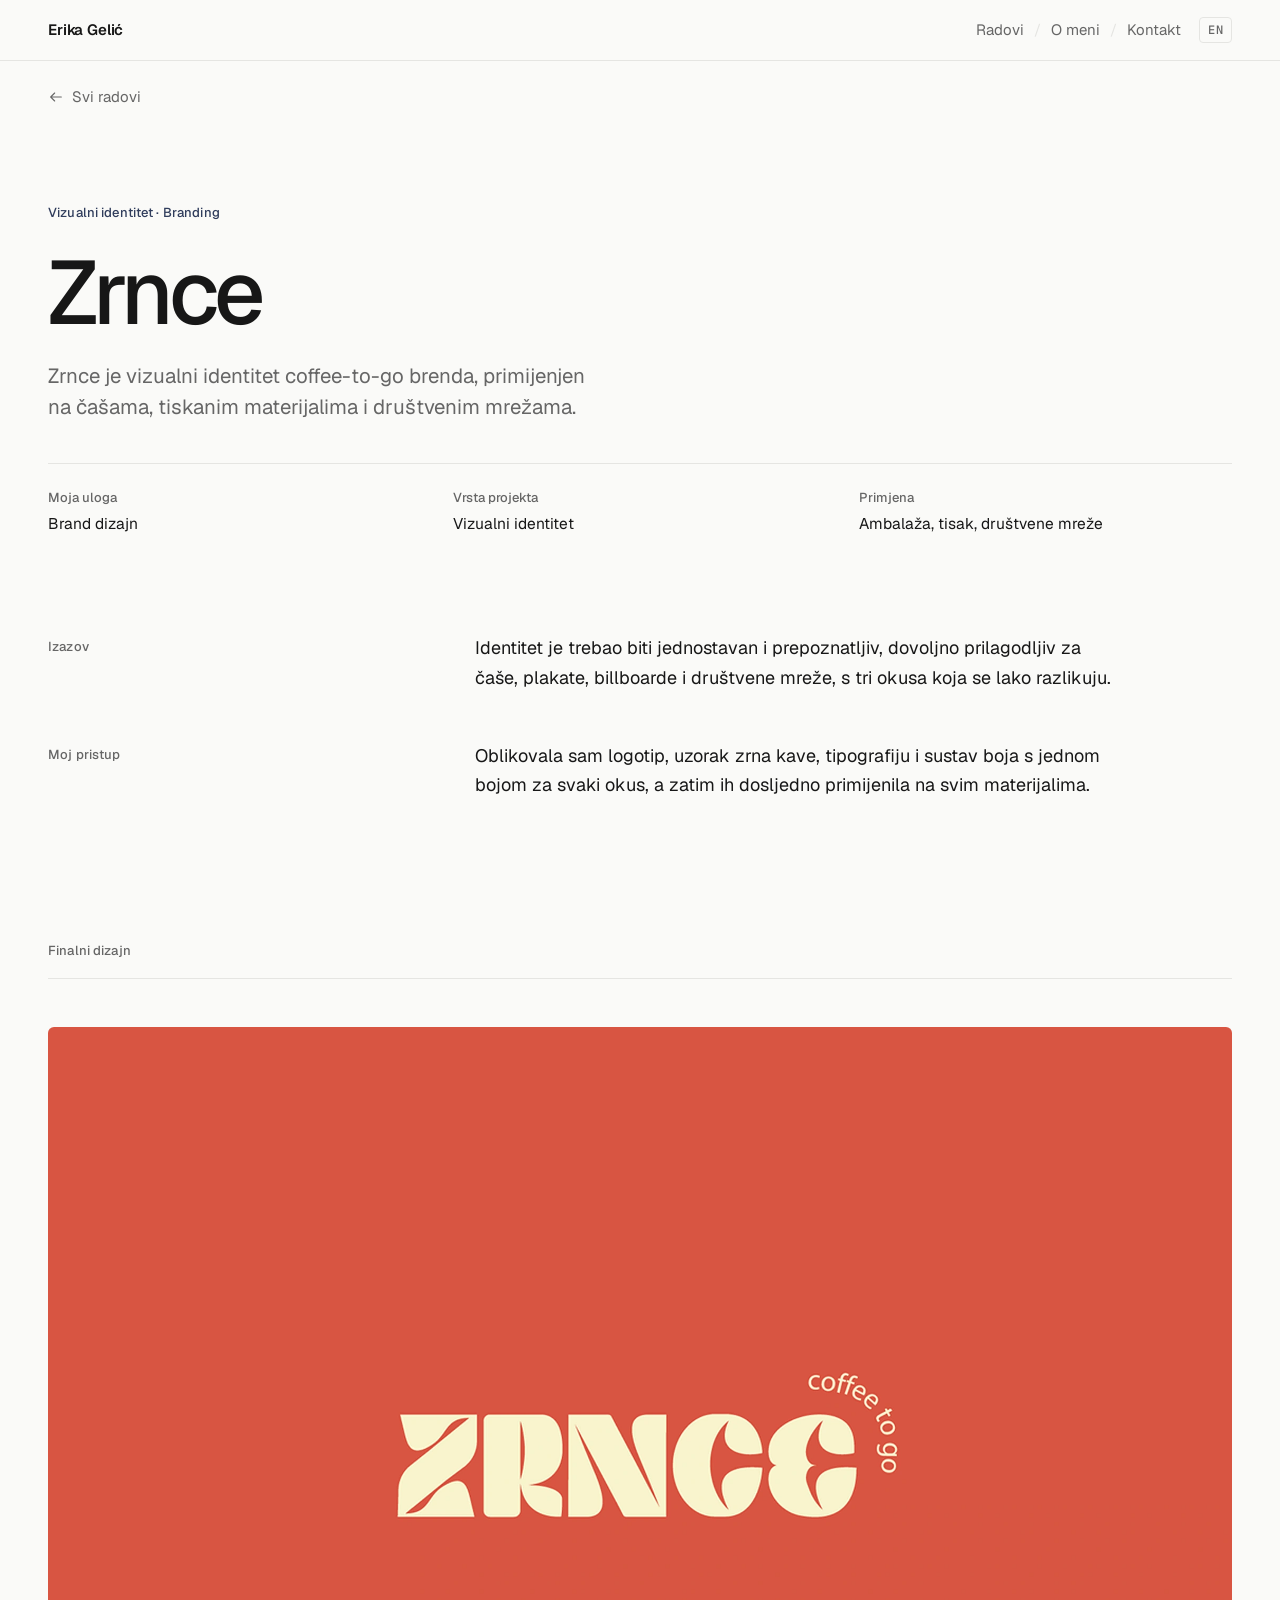
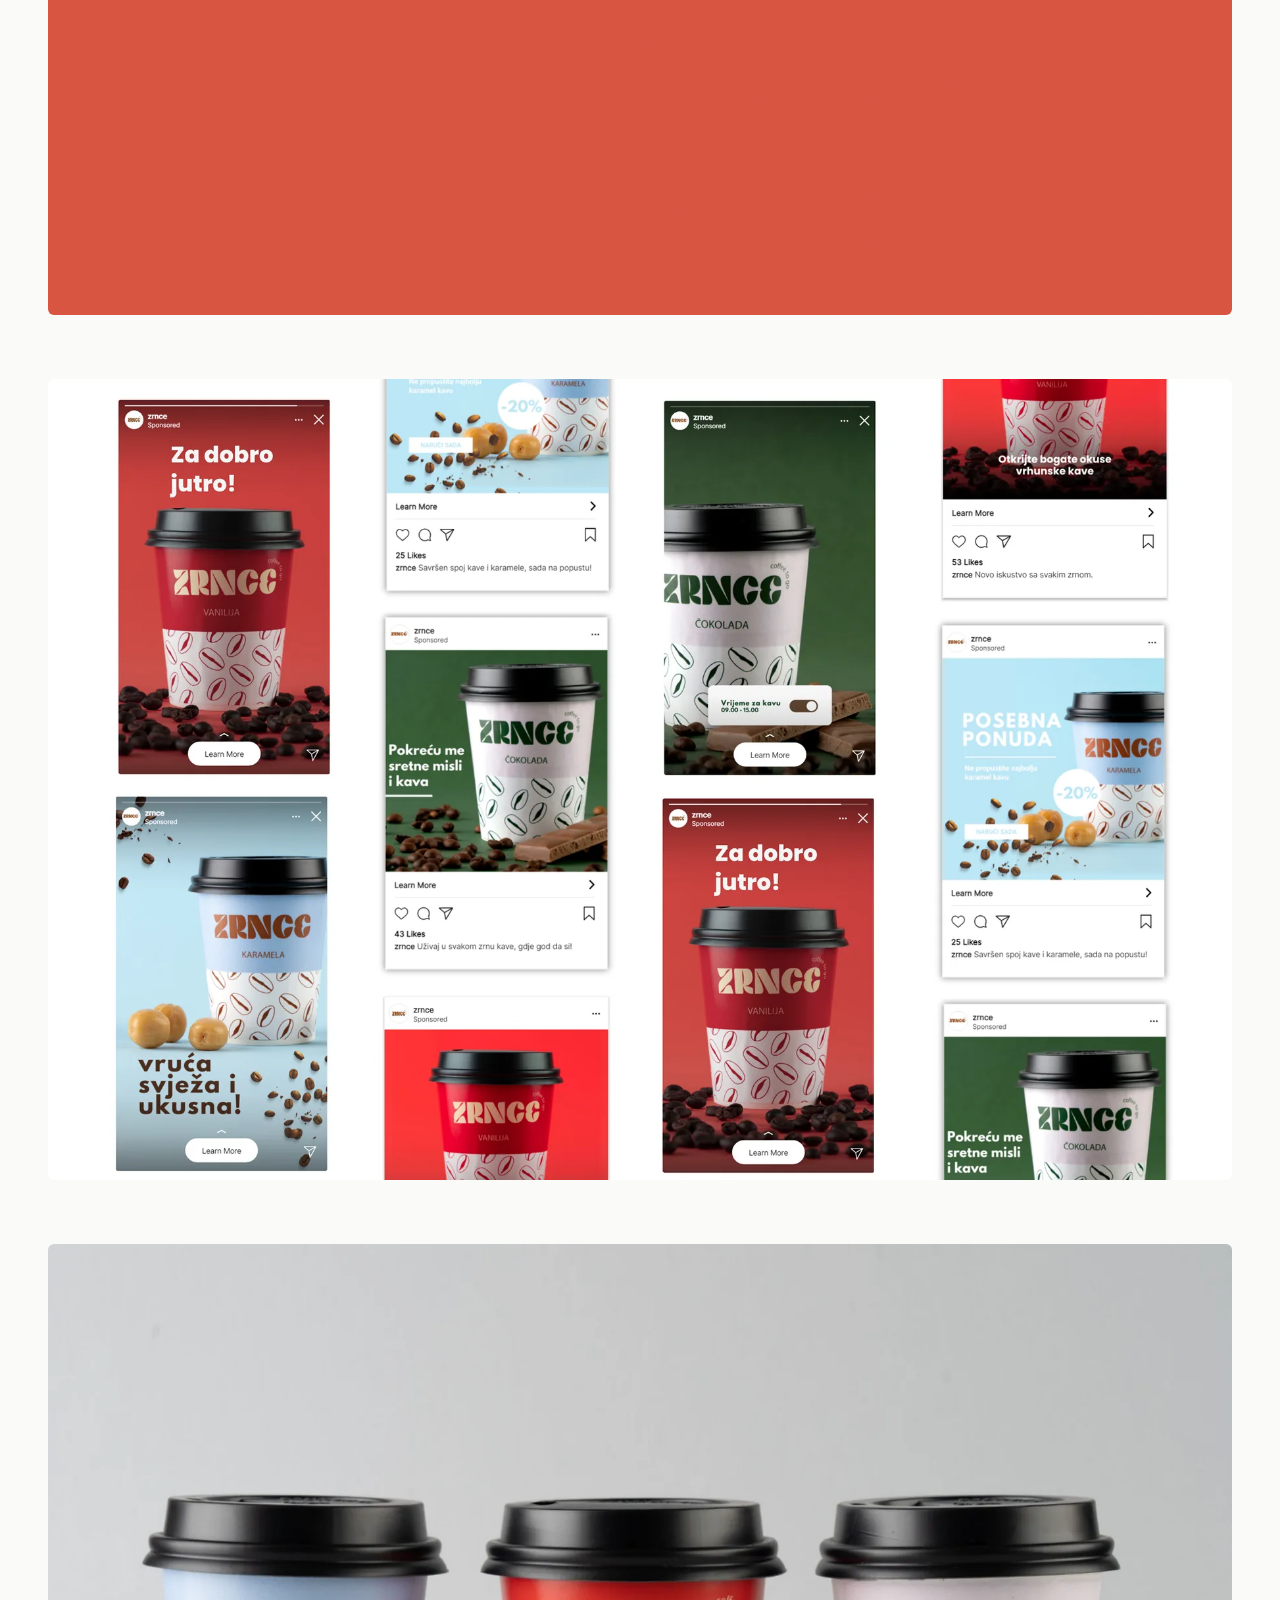
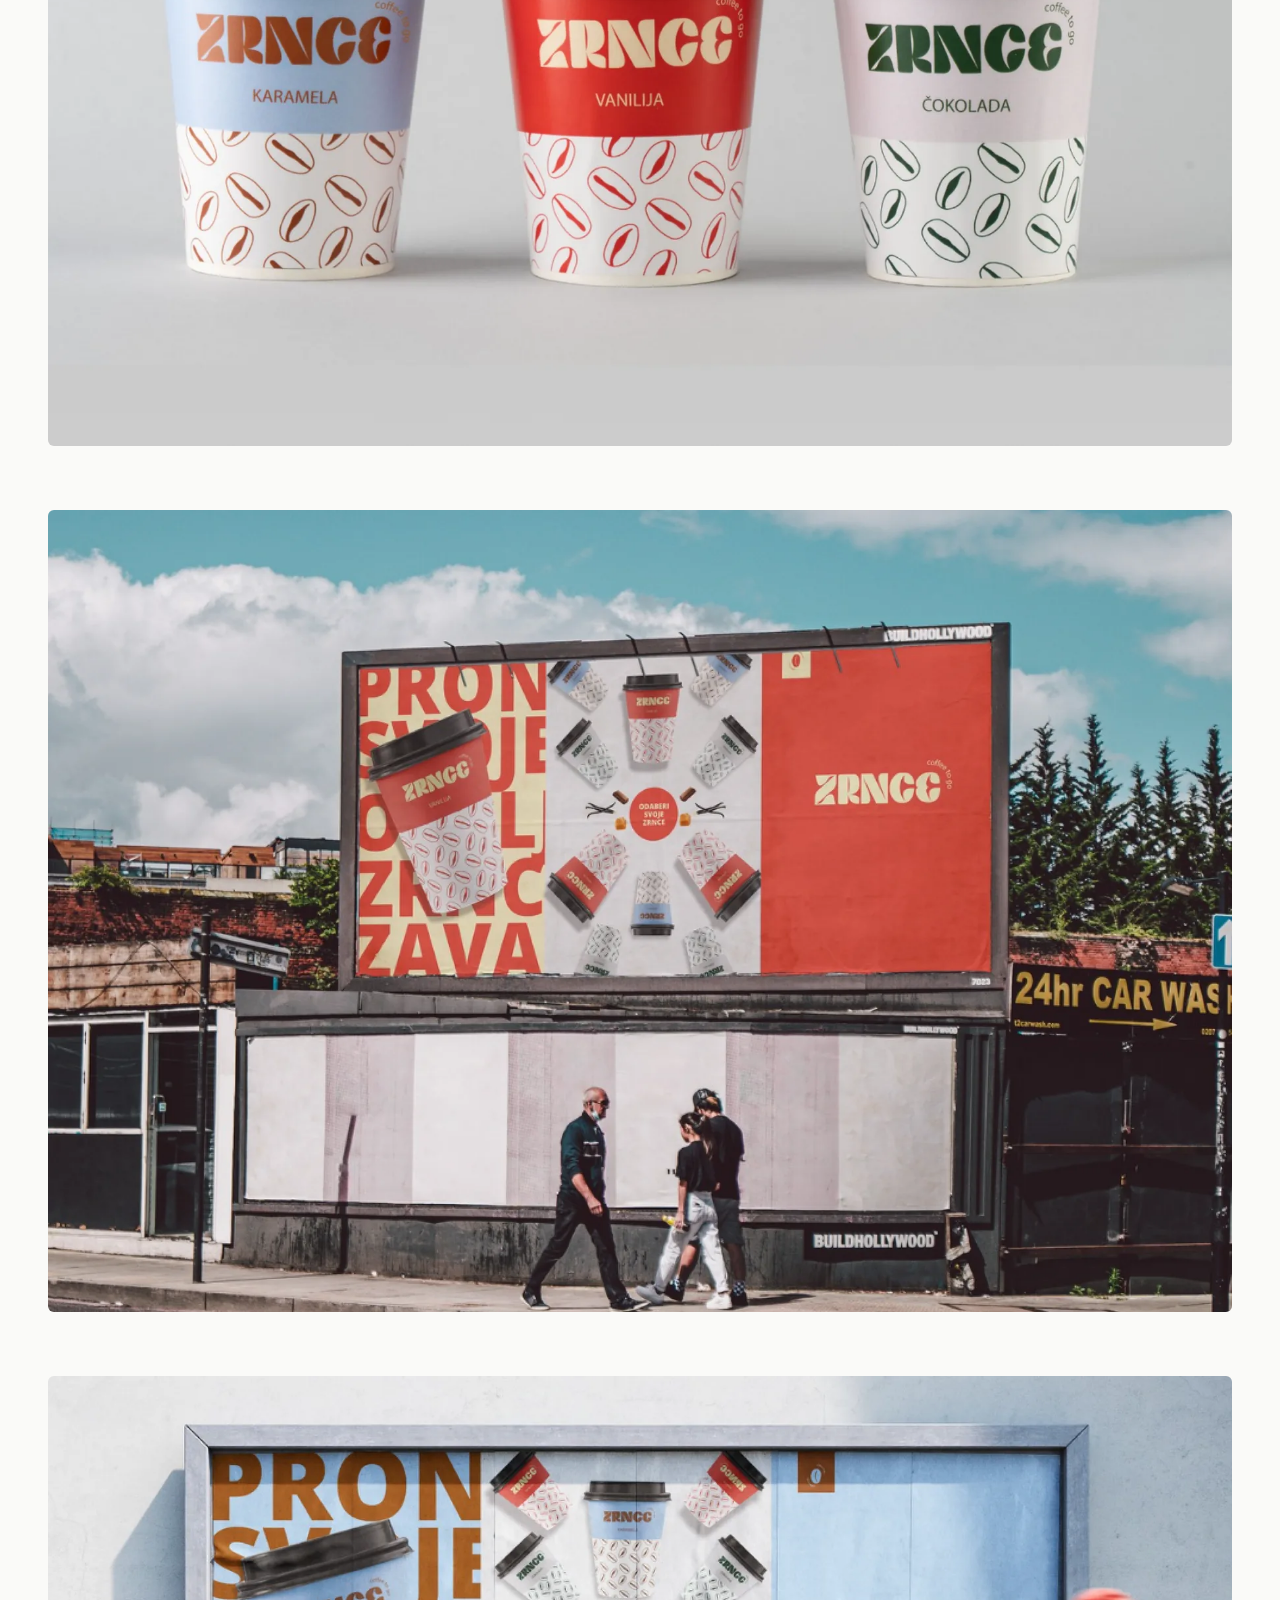
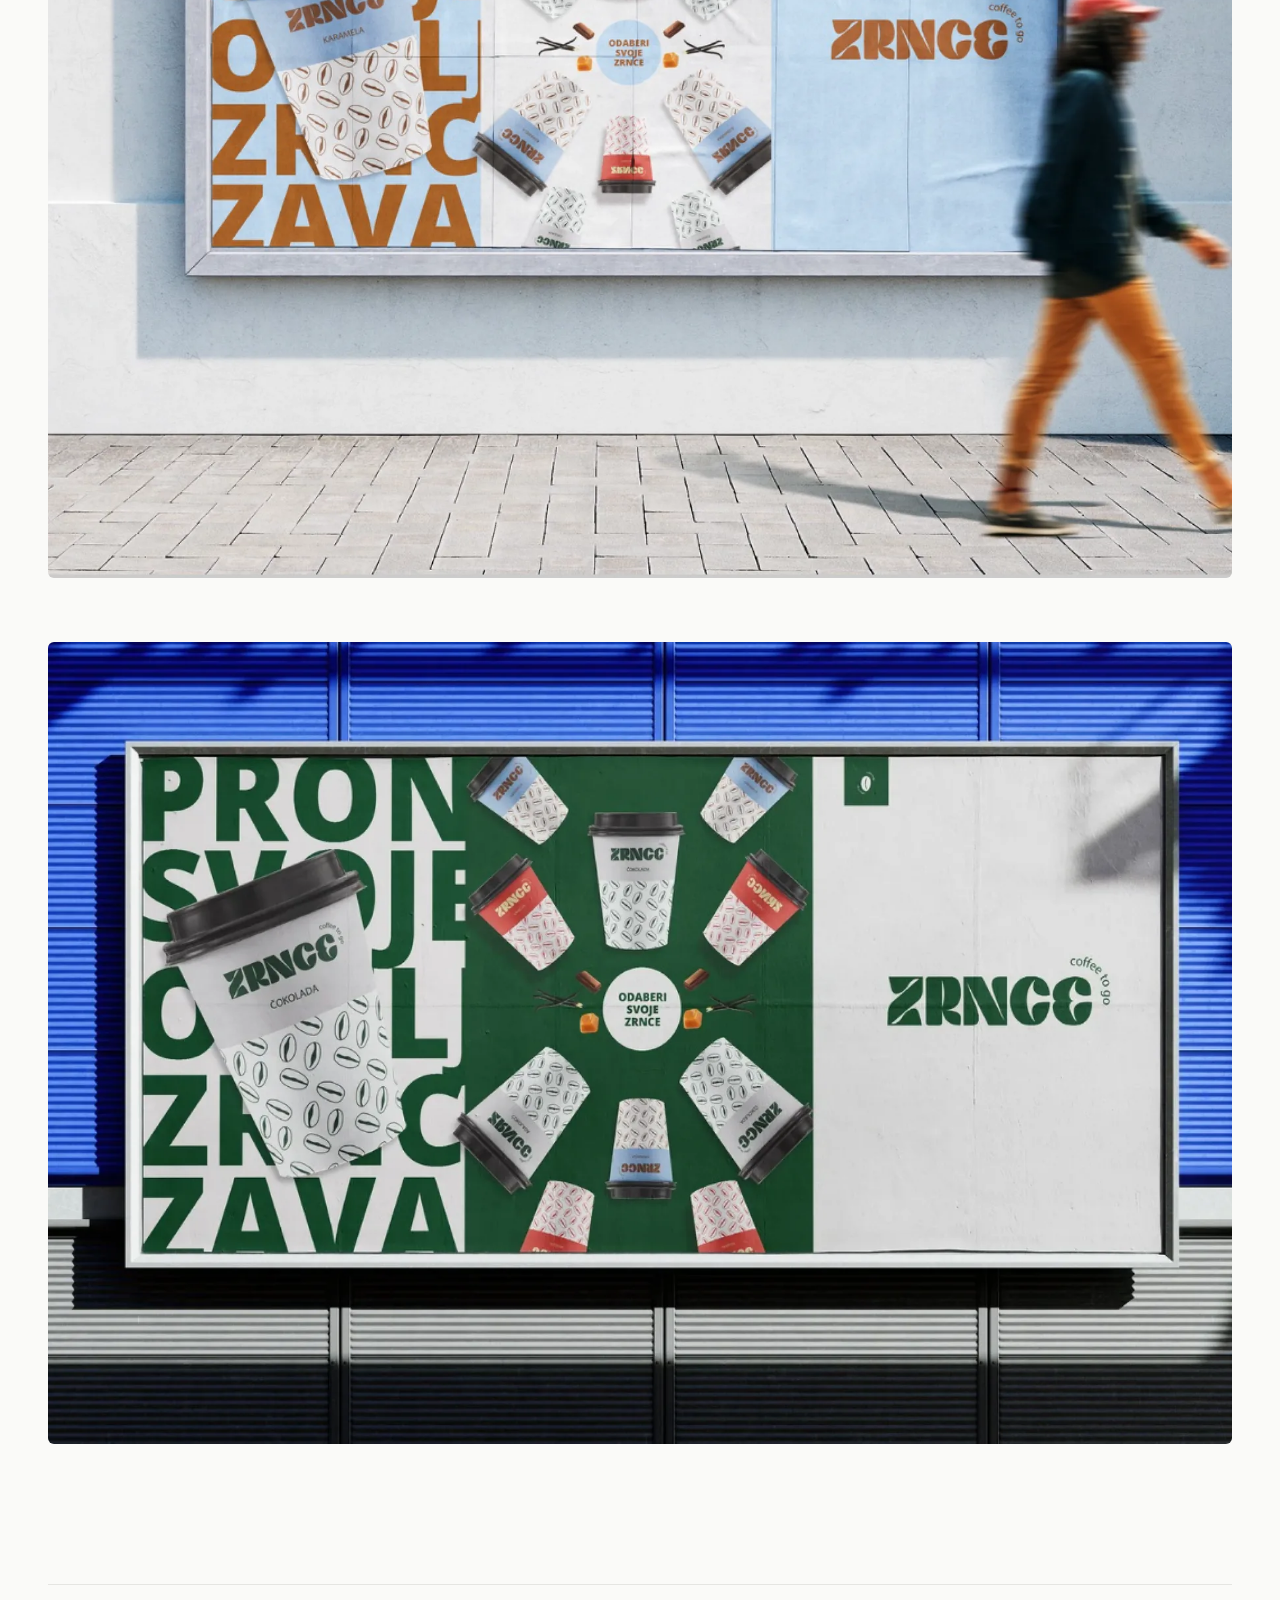
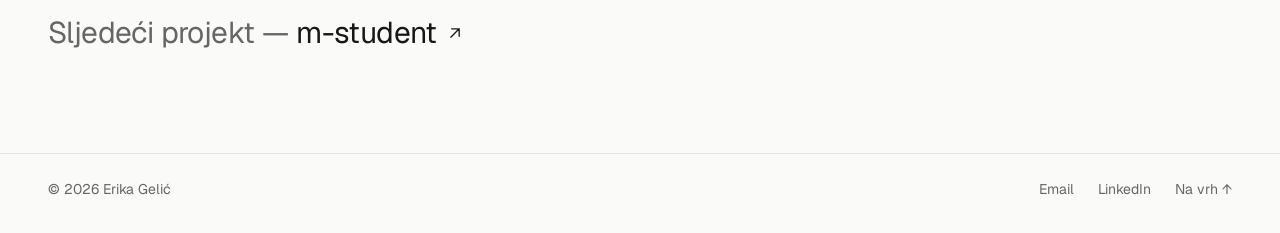
<file: hr/case-study/zrnce.html>
<!doctype html>
<html lang="hr">
<head>
<meta charset="utf-8">
<meta name="viewport" content="width=device-width, initial-scale=1, viewport-fit=cover">
<title>Zrnce · Erika Gelić</title>
<meta name="description" content="Zrnce je vizualni identitet coffee-to-go brenda, primijenjen na čašama, tiskanim materijalima i društvenim mrežama.">
<meta name="author" content="Erika Gelić">
<meta name="theme-color" content="#fafaf8">
<meta property="og:type" content="website">
<meta property="og:locale" content="hr_HR">
<meta property="og:title" content="Zrnce · Erika Gelić">
<meta property="og:description" content="Zrnce je vizualni identitet coffee-to-go brenda, primijenjen na čašama, tiskanim materijalima i društvenim mrežama.">
<meta property="og:image" content="../../assets/images/zrnce/cover.webp">
<meta name="twitter:card" content="summary_large_image">
<link rel="icon" type="image/svg+xml" href="../../assets/favicon.svg">
<link rel="alternate" hreflang="en" href="../../case-study/zrnce.html">
<link rel="preload" href="../../assets/fonts/geist-latin-wght-normal.woff2" as="font" type="font/woff2" crossorigin>
<link rel="stylesheet" href="../../assets/styles.css">
</head>
<body id="top">
<a class="skip" href="#main">Preskoči na sadržaj</a>
<header class="top">
  <div class="wrap top-in">
    <a class="brand" href="../index.html">Erika Gelić</a>
    <nav class="menu" aria-label="Glavna navigacija">
      <a href="../index.html#work">Radovi</a><span class="sep" aria-hidden="true">/</span><a href="../index.html#about">O meni</a><span class="sep" aria-hidden="true">/</span><a href="../index.html#contact">Kontakt</a>
      <a class="lang" href="../../case-study/zrnce.html" hreflang="en" lang="en" aria-label="English">EN</a>
    </nav>
  </div>
</header>

<main id="main">
  <div class="wrap cs-bar"><a class="back" href="../index.html#other-title"><svg class="ico" viewBox="0 0 24 24" fill="none" stroke="currentColor" stroke-width="1.6" stroke-linecap="round" stroke-linejoin="round" aria-hidden="true" focusable="false"><path d="M20 12H4M10 6l-6 6 6 6"/></svg>Svi radovi</a></div>

  <header class="wrap cs-intro">
    <p class="label">Vizualni identitet · Branding</p>
    <h1>Zrnce</h1>
    <p class="cs-desc">Zrnce je vizualni identitet coffee-to-go brenda, primijenjen na čašama, tiskanim materijalima i društvenim mrežama.</p>
    <h2 class="sr">Podaci o projektu</h2>
    <dl class="cs-meta"><div><dt>Moja uloga</dt><dd>Brand dizajn</dd></div><div><dt>Vrsta projekta</dt><dd>Vizualni identitet</dd></div><div><dt>Primjena</dt><dd>Ambalaža, tisak, društvene mreže</dd></div></dl>
  </header>

  <section class="wrap cs-text" aria-labelledby="s-ch">
    <h2 id="s-ch" class="label">Izazov</h2>
    <p>Identitet je trebao biti jednostavan i prepoznatljiv, dovoljno prilagodljiv za čaše, plakate, billboarde i društvene mreže, s tri okusa koja se lako razlikuju.</p>
  </section>

  <section class="wrap cs-text" aria-labelledby="s-ap">
    <h2 id="s-ap" class="label">Moj pristup</h2>
    <div class="cs-text-body"><p>Oblikovala sam logotip, uzorak zrna kave, tipografiju i sustav boja s jednom bojom za svaki okus, a zatim ih dosljedno primijenila na svim materijalima.</p></div>
  </section>

  <section class="cs-final" aria-labelledby="s-fd">
    <div class="wrap"><h2 id="s-fd" class="label label--rule">Finalni dizajn</h2></div>
    <div class="wrap gallery">
      <img class="fd" src="../../assets/images/zrnce/cover.webp" alt="Logotip Zrnce" width="2240" height="1680" onerror="this.replaceWith(Object.assign(document.createElement('div'),{className:'fallback',textContent:'image unavailable'}))">
      <img class="fd" src="../../assets/images/zrnce/social.webp" alt="Instagram objave i storyji" width="1800" height="1219" loading="lazy" decoding="async" onerror="this.replaceWith(Object.assign(document.createElement('div'),{className:'fallback',textContent:'image unavailable'}))">
      <img class="fd" src="../../assets/images/zrnce/cups.webp" alt="Čaše za tri okusa" width="1800" height="1219" loading="lazy" decoding="async" onerror="this.replaceWith(Object.assign(document.createElement('div'),{className:'fallback',textContent:'image unavailable'}))">
      <img class="fd" src="../../assets/images/zrnce/billboard-red.webp" alt="Billboard kampanja" width="1800" height="1219" loading="lazy" decoding="async" onerror="this.replaceWith(Object.assign(document.createElement('div'),{className:'fallback',textContent:'image unavailable'}))">
      <img class="fd" src="../../assets/images/zrnce/poster-blue.webp" alt="Plakat, okus karamele" width="1800" height="1219" loading="lazy" decoding="async" onerror="this.replaceWith(Object.assign(document.createElement('div'),{className:'fallback',textContent:'image unavailable'}))">
      <img class="fd" src="../../assets/images/zrnce/billboard-green.webp" alt="Billboard, okus čokolade" width="1800" height="1219" loading="lazy" decoding="async" onerror="this.replaceWith(Object.assign(document.createElement('div'),{className:'fallback',textContent:'image unavailable'}))">
    </div>
  </section>

  <nav class="wrap cs-next" aria-label="Sljedeći projekt">
    <a href="m-student.html" rel="next"><span class="nx-k">Sljedeći projekt —</span> <span class="nx-t">m-student</span><svg class="ico" viewBox="0 0 24 24" fill="none" stroke="currentColor" stroke-width="1.6" stroke-linecap="round" stroke-linejoin="round" aria-hidden="true" focusable="false"><path d="M7 17L17 7M8 7h9v9"/></svg></a>
  </nav>
</main>

<footer class="foot">
  <div class="wrap foot-in">
    <span>© 2026 Erika Gelić</span>
    <span class="foot-links"><a href="mailto:erika.gelic12@gmail.com">Email</a><a href="https://www.linkedin.com/in/erika-geli%C4%87-491b18253/" target="_blank" rel="noopener">LinkedIn<span class="sr">(otvara se u novoj kartici)</span></a><a href="#top">Na vrh ↑</a></span>
  </div>
</footer>
<script src="../../assets/main.js"></script>
</body>
</html>
</file>
<file: assets/styles.css>
/* Erika Gelić — minimal editorial portfolio. Geist, near-white, one muted navy accent. */
@font-face { font-family: "Geist"; src: url("fonts/geist-latin-wght-normal.woff2") format("woff2-variations"); font-weight: 100 900; font-display: swap; unicode-range: U+0000-00FF, U+0131, U+0152-0153, U+02BB-02BC, U+02C6, U+02DA, U+02DC, U+0304, U+0308, U+0329, U+2000-206F, U+20AC, U+2122, U+2191, U+2193, U+2212, U+2215, U+FEFF, U+FFFD; }
@font-face { font-family: "Geist"; src: url("fonts/geist-latin-ext-wght-normal.woff2") format("woff2-variations"); font-weight: 100 900; font-display: swap; unicode-range: U+0100-02BA, U+02BD-02C5, U+02C7-02CC, U+02CE-02D7, U+02DD-02FF, U+1E00-1E9F, U+2C60-2C7F, U+A720-A7FF; }
@font-face { font-family: "Geist Mono"; src: url("fonts/geist-mono-latin-400-normal.woff2") format("woff2"); font-weight: 400; font-display: swap; unicode-range: U+0000-00FF, U+2000-206F; }
@font-face { font-family: "Geist Mono"; src: url("fonts/geist-mono-latin-ext-400-normal.woff2") format("woff2"); font-weight: 400; font-display: swap; unicode-range: U+0100-02BA, U+1E00-1E9F; }
@font-face { font-family: "Geist Mono"; src: url("fonts/geist-mono-latin-500-normal.woff2") format("woff2"); font-weight: 500; font-display: swap; unicode-range: U+0000-00FF, U+2000-206F; }
@font-face { font-family: "Geist Mono"; src: url("fonts/geist-mono-latin-ext-500-normal.woff2") format("woff2"); font-weight: 500; font-display: swap; unicode-range: U+0100-02BA, U+1E00-1E9F; }

/* ============ Tokens ============ */
:root {
  --bg: #fafaf8;
  --ink: #171717;
  --muted: #666666;      /* 5.5:1 on --bg */
  --line: #e5e5e2;
  --accent: #303d5c;     /* deep muted navy, 10.3:1 on --bg */

  --sans: "Geist", "Helvetica Neue", Arial, sans-serif;
  --mono: "Geist Mono", ui-monospace, Menlo, monospace;

  /* 4px spacing scale */
  --s1: 4px; --s2: 8px; --s3: 12px; --s4: 16px; --s5: 24px; --s6: 32px; --s7: 48px; --s8: 64px; --s9: 96px; --s10: 128px;
  --section: clamp(96px, 11vw, 152px);
  --gutter: clamp(20px, 4vw, 48px);
  --max: 1200px;
  --text: 640px;
  --header: 60px;
  --ease: cubic-bezier(.2, .7, .2, 1);
  color-scheme: light;
}

/* ============ Base ============ */
*, *::before, *::after { box-sizing: border-box; }
html { -webkit-text-size-adjust: 100%; scroll-padding-top: calc(var(--header) + var(--s5)); }
@media (prefers-reduced-motion: no-preference) { html { scroll-behavior: smooth; } }
body { margin: 0; background: var(--bg); color: var(--ink); font: 400 17px/1.6 var(--sans); -webkit-font-smoothing: antialiased; }
img { display: block; max-width: 100%; height: auto; }
a { color: inherit; }
h1, h2, h3, h4, p, dl, dd, ul, ol { margin: 0; padding: 0; }
ul, ol { list-style: none; }
h1, h2, h3, h4 { font-weight: 500; text-wrap: balance; }
:focus-visible { outline: 2px solid var(--accent); outline-offset: 4px; border-radius: 2px; }
::selection { background: var(--accent); color: #fff; }
.sr { position: absolute; width: 1px; height: 1px; overflow: hidden; clip: rect(0 0 0 0); white-space: nowrap; }
.skip { position: absolute; left: var(--gutter); top: -80px; z-index: 50; padding: 12px 16px; background: var(--ink); color: #fff; text-decoration: none; }
.skip:focus { top: 12px; }
.wrap { width: 100%; max-width: calc(var(--max) + 2 * var(--gutter)); margin-inline: auto; padding-inline: max(var(--gutter), env(safe-area-inset-left, 0px)) max(var(--gutter), env(safe-area-inset-right, 0px)); }
.ico { width: .85em; height: .85em; flex: none; }

.label { font-size: 13px; font-weight: 500; letter-spacing: .01em; color: var(--muted); }
.label--rule { padding-bottom: var(--s4); border-bottom: 1px solid var(--line); }

/* ============ Navigation ============ */
header.top { position: sticky; top: 0; z-index: 30; background: color-mix(in srgb, var(--bg) 94%, transparent); backdrop-filter: blur(8px); -webkit-backdrop-filter: blur(8px); border-bottom: 1px solid var(--line); }
.top-in { display: flex; align-items: center; justify-content: space-between; gap: var(--s4); height: var(--header); }
.brand { font-size: 15px; font-weight: 600; letter-spacing: -.01em; text-decoration: none; }
.menu { display: flex; align-items: center; font-size: 15px; }
.menu a { padding: 12px 2px; text-decoration: none; color: var(--muted); transition: color .15s; }
.menu a:hover { color: var(--ink); }
.sep { color: var(--line); padding-inline: 8px; }
.menu a.lang { margin-left: var(--s4); padding: 6px 8px; font: 500 12px/1 var(--mono); letter-spacing: .04em; border: 1px solid var(--line); border-radius: 4px; }
@media (max-width: 420px) { .menu { font-size: 14px; } .sep { padding-inline: 5px; } .menu a.lang { margin-left: var(--s3); } }

/* ============ Hero ============ */
.hero { padding-top: clamp(64px, 9vw, 128px); padding-bottom: var(--section); display: grid; gap: var(--s5); }
.hero h1 { font-size: clamp(38px, 5.2vw, 68px); line-height: 1.06; letter-spacing: -.035em; max-width: 18ch; }
.hero-sub { font-size: clamp(18px, 1.5vw, 20px); line-height: 1.55; color: var(--muted); max-width: 46ch; }
.hero-links { display: flex; flex-wrap: wrap; align-items: center; gap: var(--s3) var(--s6); margin-top: var(--s3); }
.hero-links a { display: inline-flex; align-items: center; gap: 6px; text-decoration: none; font-size: 16px; font-weight: 500; padding-block: 6px; }
.hero-links .primary { color: var(--accent); border-bottom: 1.5px solid currentColor; }
.hero-links .primary:hover .ico { transform: translate(2px, -2px); }
.hero-links .secondary { color: var(--muted); }
.hero-links .secondary:hover { color: var(--ink); }
.hero-links .ico { transition: transform .25s var(--ease); }

/* ============ Selected work: one image per project ============ */
.work { display: grid; gap: var(--s8); }
.pv { display: grid; gap: var(--s5); padding-bottom: var(--s8); border-bottom: 1px solid var(--line); }
.pv-head { display: grid; grid-template-columns: minmax(0, 1fr) minmax(0, 1fr); gap: var(--s4) var(--s7); align-items: end; }
.pv-title { font-size: clamp(30px, 3.6vw, 48px); line-height: 1.05; letter-spacing: -.035em; }
.pv-title a { text-decoration: none; }
.pv-title a:hover { color: var(--accent); }
.pv-n { color: var(--muted); font-weight: 400; }
.pv-meta { display: grid; gap: var(--s2); }
.pv-cat { font-size: 13px; font-weight: 500; color: var(--accent); }
.pv-desc { color: var(--muted); max-width: 46ch; }
.pv-img { display: block; border-radius: 6px; overflow: hidden; background: #f0f0ed; }
.pv-img img { width: 100%; height: auto; transition: transform .6s var(--ease); }
.pv:hover .pv-img img { transform: scale(1.01); }
.pv-link { display: inline-flex; align-items: center; gap: 6px; justify-self: start; font-size: 15px; font-weight: 500; text-decoration: none; padding-block: 4px; border-bottom: 1px solid var(--ink); transition: color .15s, border-color .15s; }
.pv-link:hover { color: var(--accent); border-color: var(--accent); }
@media (max-width: 760px) { .pv-head { grid-template-columns: 1fr; } }

.other { display: grid; gap: var(--s3); }
.other a { display: flex; align-items: baseline; gap: var(--s4); padding-block: var(--s3); border-bottom: 1px solid var(--line); text-decoration: none; }
.ow-title { font-size: 20px; font-weight: 500; letter-spacing: -.02em; }
.ow-cat { color: var(--muted); font-size: 14px; flex: 1; }
.other a:hover .ow-title { color: var(--accent); }

/* ============ About, experience, education ============ */
.about { padding-top: var(--section); display: grid; gap: var(--s6); }
.about-text { display: grid; gap: var(--s4); max-width: 34em; }
.about-text p { font-size: clamp(20px, 1.9vw, 25px); line-height: 1.45; letter-spacing: -.015em; }
.about-text p + p { color: var(--muted); }
.sub { display: grid; gap: var(--s3); margin-top: var(--s5); }
.xs { border-top: 1px solid var(--line); }
.x { display: grid; grid-template-columns: minmax(0, 3fr) minmax(0, 4fr) minmax(0, 5fr); gap: var(--s1) var(--s6); padding-block: var(--s4); border-bottom: 1px solid var(--line); align-items: baseline; }
.x-co { font-size: 17px; font-weight: 600; letter-spacing: -.01em; }
.x-roles { display: grid; grid-template-columns: minmax(0, 1fr) auto; gap: 2px var(--s4); align-items: baseline; }
.x-date { font-size: 14px; color: var(--muted); white-space: nowrap; font-variant-numeric: tabular-nums; }
.x-desc { color: var(--muted); font-size: 15px; line-height: 1.55; }
.x--edu { grid-template-columns: minmax(0, 3fr) minmax(0, 9fr); border-top: 1px solid var(--line); }
.x--edu .x-co { font-weight: 500; }
.x--edu .x-roles { font-size: 15px; }
@media (max-width: 860px) { .x, .x--edu { grid-template-columns: 1fr; gap: var(--s2); } }

/* ============ Contact ============ */
.contact { padding-top: var(--section); padding-bottom: var(--s9); display: grid; gap: var(--s6); }
.contact h2 { font-size: clamp(40px, 5.6vw, 72px); line-height: 1; letter-spacing: -.04em; }
.contact-links { display: grid; grid-template-columns: repeat(3, minmax(0, 1fr)); gap: var(--s5); border-top: 1px solid var(--line); padding-top: var(--s5); }
.contact-links a { display: grid; gap: var(--s1); text-decoration: none; }
.c-k { font-size: 13px; font-weight: 500; color: var(--muted); }
.c-v { display: inline-flex; align-items: center; gap: 6px; font-size: clamp(17px, 1.5vw, 20px); letter-spacing: -.01em; overflow-wrap: anywhere; }
.contact-links a:hover .c-v { color: var(--accent); text-decoration: underline; text-underline-offset: 4px; }
@media (max-width: 760px) { .contact-links { grid-template-columns: 1fr; } }

/* ============ Footer ============ */
.foot { border-top: 1px solid var(--line); }
.foot-in { display: flex; flex-wrap: wrap; justify-content: space-between; gap: var(--s3) var(--s5); padding-block: var(--s5) var(--s6); font-size: 14px; color: var(--muted); }
.foot-links { display: flex; gap: var(--s5); }
.foot-in a { text-decoration: none; }
.foot-in a:hover { color: var(--ink); }

/* ============ Case study ============ */
.cs-bar { padding-top: var(--s5); }
.back { display: inline-flex; align-items: center; gap: var(--s2); font-size: 15px; color: var(--muted); text-decoration: none; }
.back .ico { width: 16px; height: 16px; transition: transform .25s var(--ease); }
.back:hover { color: var(--ink); }
.back:hover .ico { transform: translateX(-3px); }

.cs-intro { display: grid; gap: var(--s5); padding-top: clamp(48px, 7vw, 96px); }
.cs-intro .label { color: var(--accent); }
.cs-intro h1 { font-size: clamp(44px, 7vw, 92px); line-height: 1; letter-spacing: -.045em; }
.cs-desc { font-size: clamp(18px, 1.6vw, 22px); line-height: 1.5; color: var(--muted); max-width: 40ch; }
.cs-meta { display: grid; grid-template-columns: repeat(auto-fit, minmax(150px, 1fr)); gap: var(--s4) var(--s6); margin-top: var(--s4); padding-top: var(--s5); border-top: 1px solid var(--line); }
.cs-meta dt { font-size: 13px; font-weight: 500; color: var(--muted); }
.cs-meta dd { margin-top: var(--s1); font-size: 15.5px; }
@media (max-width: 760px) { .cs-meta { grid-template-columns: 1fr 1fr; } }

.cs-text { display: grid; grid-template-columns: minmax(0, 1fr) minmax(0, 2fr); gap: var(--s3) var(--s7); padding-top: var(--s9); }
.cs-text + .cs-text { padding-top: var(--s7); }
.cs-text .label { padding-top: 4px; }
.cs-text p { font-size: 18px; line-height: 1.65; max-width: var(--text); }
@media (max-width: 760px) { .cs-text { grid-template-columns: 1fr; } }

.cs-final { padding-top: var(--section); }
.cs-final .label--rule { margin-bottom: var(--s7); }
.gallery { display: grid; gap: clamp(32px, 5vw, 72px); }
.fd { width: 100%; height: auto; border-radius: 6px; background: #f0f0ed; }

.cs-next { padding-top: var(--section); padding-bottom: var(--s9); }
.cs-next a { display: inline-flex; align-items: baseline; gap: var(--s2); flex-wrap: wrap; font-size: clamp(22px, 2.4vw, 30px); letter-spacing: -.02em; text-decoration: none; padding-top: var(--s5); border-top: 1px solid var(--line); width: 100%; }
.nx-k { color: var(--muted); }
.cs-next .ico { width: 20px; height: 20px; align-self: center; transition: transform .25s var(--ease); }
.cs-next a:hover .nx-t { color: var(--accent); }
.cs-next a:hover .ico { transform: translate(2px, -2px); }

.fallback { display: grid; place-items: center; min-height: 200px; background: #f0f0ed; color: var(--muted); font-size: 13px; }

/* ============ Motion: a single subtle fade, off for reduced motion ============ */
@media (prefers-reduced-motion: no-preference) {
  .js .reveal { opacity: 0; transform: translateY(10px); transition: opacity .6s var(--ease), transform .6s var(--ease); }
  .js .reveal.in { opacity: 1; transform: none; }
}
.other a { align-items: center; }
.ow-img { width: 120px; flex: none; border-radius: 4px; overflow: hidden; }
.ow-img img { width: 100%; height: auto; }
@media (max-width: 480px) { .ow-img { width: 88px; } }

/* ============ Process: research & wireframes (grids allowed here, captions short) ============ */
.cs-process { padding-top: var(--section); }
.cs-process .label--rule { margin-bottom: var(--s7); }
.pr-block { display: grid; gap: var(--s5); }
.pr-block + .pr-block { margin-top: var(--s9); }
.pr-head { display: grid; grid-template-columns: minmax(0, 1fr) minmax(0, 2fr); gap: var(--s2) var(--s7); }
.pr-head h3 { font-size: 20px; font-weight: 500; letter-spacing: -.015em; }
.pr-head p { color: var(--muted); max-width: var(--text); }
.pr-figs { display: grid; gap: var(--s7) var(--s5); align-items: start; }
.pr-figs--2 { grid-template-columns: repeat(2, minmax(0, 1fr)); }
.pr-figs--3 { grid-template-columns: repeat(3, minmax(0, 1fr)); }
.pr-figs--4 { grid-template-columns: repeat(4, minmax(0, 1fr)); }
.pr-figs--1 { grid-template-columns: 1fr; gap: var(--s7); }
.pr-figs img { width: 100%; height: auto; border-radius: 4px; background: #f0f0ed; border: 1px solid var(--line); }
.pr-figs figcaption { margin-top: var(--s2); font-size: 14px; line-height: 1.5; color: var(--muted); }
@media (max-width: 860px) {
  .pr-head { grid-template-columns: 1fr; }
  .pr-figs--3, .pr-figs--4 { grid-template-columns: repeat(2, minmax(0, 1fr)); }
}
@media (max-width: 520px) { .pr-figs--2, .pr-figs--3, .pr-figs--4 { grid-template-columns: 1fr; } }
figure { margin: 0; }

/* m-student: three short feature notes */
.cs-features ul { display: grid; grid-template-columns: repeat(3, minmax(0, 1fr)); gap: var(--s5) var(--s6); margin-top: var(--s7); padding-top: var(--s5); border-top: 1px solid var(--line); }
.cs-features h3 { font-size: 17px; font-weight: 600; letter-spacing: -.01em; }
.cs-features p { margin-top: var(--s2); font-size: 15.5px; line-height: 1.55; color: var(--muted); }
@media (max-width: 760px) { .cs-features ul { grid-template-columns: 1fr; } }
.cs-text-body { display: grid; gap: var(--s4); }
</file>
